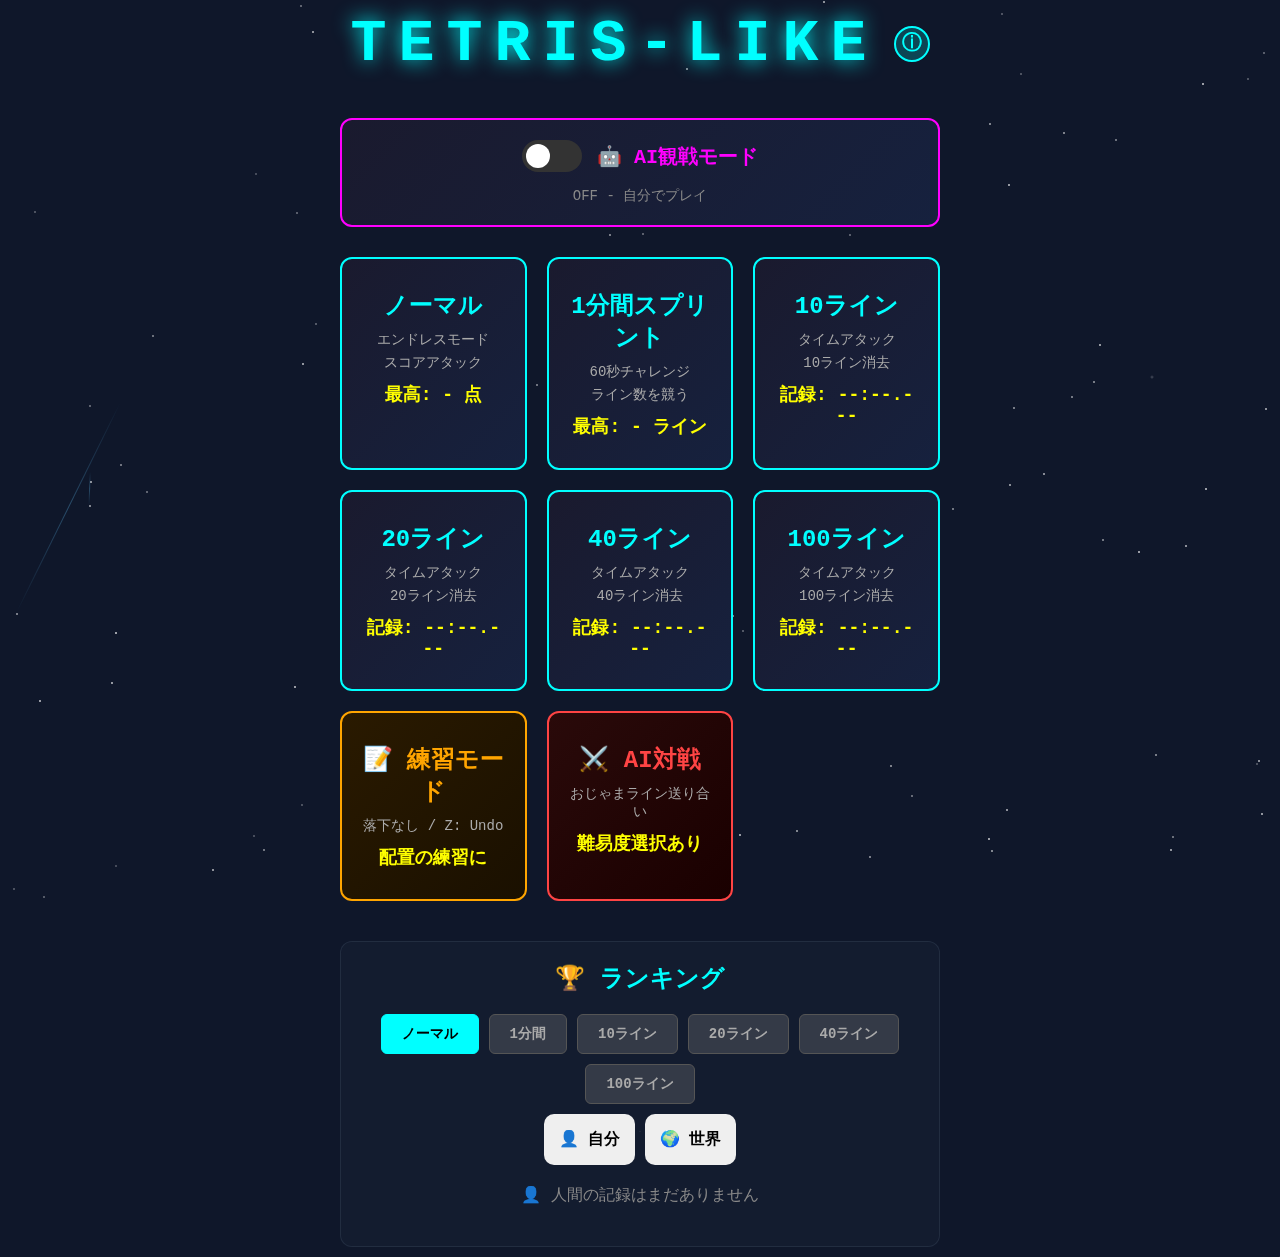
<file: index.html>
<!DOCTYPE html>
<html lang="ja">
<head>
    <meta charset="UTF-8">
    <meta name="viewport" content="width=device-width, initial-scale=1.0, maximum-scale=1.0, user-scalable=no">
    <meta name="theme-color" content="#000000">
    <meta name="description" content="AIと対戦できるテトリス風ゲーム、無料で遊べるクラシックなブラウザ版テトリス。スマホ・PC対応、AI観戦モード搭載。インストール不要ですぐ遊べる、ホーム画面に追加可能なPWA対応">
    <meta name="robots" content="index, follow">
    <!-- OGP -->
    <meta property="og:type" content="website">
    <meta property="og:title" content="TETRIS-LIKE | AIと対戦できるブラウザ版テトリス風ゲーム">
    <meta property="og:description" content="スマホ・PC対応、AI観戦モード搭載。インストール不要ですぐ遊べる落ちものパズル">
    <meta property="og:image" content="https://tetris-like.pages.dev/ogp.png">
    <meta property="og:url" content="https://tetris-like.pages.dev/">
    <meta property="og:site_name" content="TETRIS-LIKE">
    <meta property="og:locale" content="ja_JP">
    
    <!-- Twitter Card -->
    <meta name="twitter:card" content="summary_large_image">
    <meta name="twitter:title" content="TETRIS-LIKE | AIと対戦できるブラウザ版テトリス風ゲーム">
    <meta name="twitter:description" content="スマホ・PC対応、AI観戦モード搭載。インストール不要ですぐ遊べる">
    <meta name="twitter:image" content="https://tetris-like.pages.dev/ogp.png">
    <link rel="icon" href="/icon-192.png">
    <link rel="manifest" href="manifest.json">
    <link rel="apple-touch-icon" href="icon-192.png">
    <!-- Cloudflare Web Analytics --><script defer src='https://static.cloudflareinsights.com/beacon.min.js' data-cf-beacon='{"token": "0b45464586344910a274a959d7a31fde"}'></script><!-- End Cloudflare Web Analytics -->
    <title>TETRIS-LIKE | AIと対戦できるブラウザ版テトリス風ゲーム</title>
    <link rel="stylesheet" href="style.css">
</head>
<body>
    <!-- 星座風背景 -->
    <div class="stars-background" id="starsBackground"></div>
    
    <section style="display:none;">
      <h2>ホーム画面に追加できるテトリス風ゲーム</h2>
      <p>
        このテトリス風ゲームはPWA対応のブラウザゲームです。
        スマートフォンでは「ホーム画面に追加」することで、
        アプリのようにワンタップで起動できます。
        インストール不要で、オフラインでも遊べる設計になっています。
      </p>
    </section>
    
    <!-- ホーム画面 -->
    <div id="homeScreen" class="home-screen">
        <div class="home-title-container">
            <h1 class="home-title">TETRIS-LIKE</h1>
            <button class="info-button" onclick="toggleInfoModal()">ⓘ</button>
        </div>

        
        <!-- AI観戦モードトグル -->
        <div class="ai-toggle-container">
            <label class="ai-toggle-label">
                <input type="checkbox" id="aiModeToggle" onchange="toggleAIMode()">
                <span class="ai-toggle-slider"></span>
            </label>
            <span class="ai-toggle-text">🤖 AI観戦モード</span>
            <span class="ai-toggle-desc" id="aiModeDesc">OFF - 自分でプレイ</span>
        </div>
        
        <div class="mode-selection">
            <div class="mode-button" onclick="startGame('normal')">
                <h2>ノーマル</h2>
                <p>エンドレスモード</p>
                <p>スコアアタック</p>
                <div class="best-time" id="normalBest">最高: - 点</div>
            </div>
            
            <div class="mode-button" onclick="startGame('sprint1m')">
                <h2>1分間スプリント</h2>
                <p>60秒チャレンジ</p>
                <p>ライン数を競う</p>
                <div class="best-time" id="sprint1mBest">最高: - ライン</div>
            </div>
            
            <div class="mode-button" onclick="startGame('time10')">
                <h2>10ライン</h2>
                <p>タイムアタック</p>
                <p>10ライン消去</p>
                <div class="best-time" id="time10Best">記録: --:--.---</div>
            </div>
            
            <div class="mode-button" onclick="startGame('time20')">
                <h2>20ライン</h2>
                <p>タイムアタック</p>
                <p>20ライン消去</p>
                <div class="best-time" id="time20Best">記録: --:--.---</div>
            </div>
            
            <div class="mode-button" onclick="startGame('time40')">
                <h2>40ライン</h2>
                <p>タイムアタック</p>
                <p>40ライン消去</p>
                <div class="best-time" id="time40Best">記録: --:--.---</div>
            </div>
            
            <div class="mode-button" onclick="startGame('time100')">
                <h2>100ライン</h2>
                <p>タイムアタック</p>
                <p>100ライン消去</p>
                <div class="best-time" id="time100Best">記録: --:--.---</div>
            </div>
            
            <div class="mode-button practice-mode" onclick="startGame('practice')">
                <h2>📝 練習モード</h2>
                <p>落下なし / Z: Undo</p>
                <div class="best-time">配置の練習に</div>
            </div>
            
            <div class="mode-button battle-mode" onclick="showBattleDialog()">
                <h2>⚔️ AI対戦</h2>
                <p>おじゃまライン送り合い</p>
                <div class="best-time">難易度選択あり</div>
            </div>
        </div>
        
        <!-- AI対戦難易度選択ダイアログ -->
        <div id="battleDialog" class="battle-dialog hidden">
            <div class="battle-dialog-content">
                <h3>⚔️ AI対戦 - 難易度選択</h3>
                <p>2ライン以上消すとおじゃまラインを送れる！</p>
                <div class="battle-dialog-buttons">
                    <button class="battle-btn easy" onclick="startBattle('easy')">🟢 Easy</button>
                    <button class="battle-btn normal" onclick="startBattle('normal')">🟡 Normal</button>
                    <button class="battle-btn hard" onclick="startBattle('hard')">🟠 Hard</button>
                    <button class="battle-btn expert" onclick="startBattle('expert')">🔴 Expert</button>
                    <button class="battle-btn master" onclick="startBattle('master')">💀 Master</button>
                    <button class="battle-btn inferno" onclick="startBattle('inferno')">🔥 Inferno</button>
                </div>
                <button class="battle-dialog-cancel" onclick="hideBattleDialog()">キャンセル</button>
            </div>
        </div>

        <div class="rankings">
            <h3>🏆 ランキング</h3>

            <!-- モードタブ -->
            <div class="ranking-tabs">
                <button class="ranking-tab active" onclick="showRanking('normal', event)">ノーマル</button>
                <button class="ranking-tab" onclick="showRanking('sprint1m', event)">1分間</button>
                <button class="ranking-tab" onclick="showRanking('time10', event)">10ライン</button>
                <button class="ranking-tab" onclick="showRanking('time20', event)">20ライン</button>
                <button class="ranking-tab" onclick="showRanking('time40', event)">40ライン</button>
                <button class="ranking-tab" onclick="showRanking('time100', event)">100ライン</button>
            </div>

            <!-- 自分 / 世界 スコープタブ -->
            <div class="ranking-scope-tabs">
                <button class="ranking-scope-tab active" data-scope="mine" onclick="switchRankingScope('mine', event)">👤 自分</button>
                <button class="ranking-scope-tab" data-scope="world" onclick="switchRankingScope('world', event)">🌍 世界</button>
            </div>

            <!-- 世界ランキング用フィルター（初期非表示）-->
            <div id="worldRankingFilters" style="display:none; flex-wrap:wrap; gap:6px; margin: 6px 0;">
                <div class="ranking-filter-group">
                    <button class="ranking-period-tab active" onclick="switchRankingPeriod('30d', event)">過去30日</button>
                    <button class="ranking-period-tab" onclick="switchRankingPeriod('all', event)">累計</button>
                </div>
            </div>

            <div class="ranking-list" id="rankingList"></div>
        </div>
    </div>

    <!-- Infoモーダル -->
    <div id="infoModal" class="info-modal hidden">
        <div class="info-modal-content">
            <button class="info-modal-close" onclick="toggleInfoModal()">✕</button>
            <h2 class="info-modal-title">📖 Information</h2>

            <div class="info-section">
                <h3>🎮 ゲームモード</h3>
                <ul>
                    <li><strong>ノーマル</strong>: エンドレスモード。ゲームオーバーまでスコアを稼ごう</li>
                    <li><strong>1分間スプリント</strong>: 60秒間でできるだけ多くのラインを消そう</li>
                    <li><strong>タイムアタック</strong>: 目標ライン数をどれだけ早く消せるか競おう（10/20/40/100ライン）</li>
                </ul>
            </div>

            <div class="info-section">
                <h3>📝 練習モード</h3>
                <p>
                    ミノが自動で落下しない練習専用モード。<br>
                    じっくり考えて配置の練習ができます。<br>
                    <strong>Z キー</strong>または<strong>取り消しボタン</strong>で直前の操作を戻せます。
                </p>
            </div>

            <div class="info-section">
                <h3>⚔️ AI対戦モード</h3>
                <p>
                    AIと1対1で対戦！<br>
                    2ライン以上同時に消すと、相手におじゃまラインを送れます。<br>
                    難易度は6段階（Easy / Normal / Hard / Expert / Master / Inferno）。<br>
                    スマホでは相手の状況が影で表示されます。
                </p>
                <p style="margin-top: 8px; color: #888; font-size: 13px;">
                    ※ AI観戦モードをONにすると、AI同士の対戦を観戦できます
                </p>
            </div>

            <div class="info-section">
                <h3>🕹️ 操作方法</h3>
                <div class="info-controls-grid">
                    <div class="info-controls-col">
                        <h4>💻 PC（キーボード）</h4>
                        <ul>
                            <li>← → : 左右移動</li>
                            <li>↑ : 回転</li>
                            <li>↓ : 高速落下</li>
                            <li>Space : 一気に落下</li>
                            <li>C : ホールド</li>
                            <li>P : 一時停止</li>
                            <li>Z : 取り消し（練習モード）</li>
                        </ul>
                    </div>
                    <div class="info-controls-col">
                        <h4>📱 スマホ（スワイプ）</h4>
                        <ul>
                            <li>タップ : 回転</li>
                            <li>左右スワイプ : 移動</li>
                            <li>上スワイプ : 一気に落下</li>
                            <li>下スワイプ : 高速落下</li>
                        </ul>
                        <h4 style="margin-top: 10px;">📱 スマホ（ボタン）</h4>
                        <ul>
                            <li>HOLDボタン : ホールド</li>
                        </ul>
                    </div>
                </div>
                <p style="margin-top: 10px; color: #888; font-size: 13px;">
                    ※ スマホではボタン操作モードも選択できます
                </p>
            </div>

            <div class="info-section">
                <h3>🤖 AI観戦モード</h3>
                <p>
                    AIが自動でテトリスをプレイします。<br>
                    どんな戦略で積み上げるか観察してみよう！<br>
                    AI専用のランキングも記録されます。
                </p>
            </div>

            <div class="info-section">
                <h3>📱 PWA（ホーム画面に追加）</h3>
                <p>
                    このゲームはPWA対応です。<br>
                    スマホのブラウザメニューから「ホーム画面に追加」すると、<br>
                    アプリのようにワンタップで起動できます。<br>
                    インストール不要で、オフラインでも遊べます。
                </p>
            </div>

            <hr class="info-divider">

            <div class="info-contact">
                <p>お問い合わせ・フィードバック</p>
                <p style="margin-top: 5px; color: #666;">@NaK0528</p>
            </div>
        </div>
    </div>

    <!-- ゲーム画面 -->
    <div class="game-container hidden" id="gameScreen">
        <h1>TETRIS-LIKE</h1>
        
        <div class="mode-info" id="modeInfo"></div>
        <div class="time-display" id="timeDisplay"></div>
        <div class="action-display" id="actionDisplay"></div>

        <div class="game-area">
            <canvas id="gameCanvas"></canvas>

            <div class="side-panel">
                <div class="panel-section">
                    <h3>NEXT</h3>
                    <canvas id="nextCanvas" width="120" height="120"></canvas>
                </div>

                <div class="panel-section">
                    <h3>HOLD</h3>
                    <canvas id="holdCanvas" width="120" height="100"></canvas>
                </div>

                <div class="panel-section score-display">
                    <div class="score-label">スコア</div>
                    <div class="score-value" id="scoreDisplay">0</div>
                </div>

                <div class="panel-section score-display">
                    <div class="score-label">レベル</div>
                    <div class="score-value level-value" id="levelDisplay">1</div>
                </div>

                <div class="panel-section score-display">
                    <div class="score-label">ライン</div>
                    <div class="score-value level-value" id="linesDisplay">0</div>
                </div>

                <div class="panel-section" id="controlTogglePanel">
                    <h3>操作方法</h3>
                    <div class="toggle-container">
                        <label class="toggle-label">
                            <input type="checkbox" id="controlToggle" onchange="toggleControlMode()">
                            <span class="toggle-slider"></span>
                        </label>
                        <span class="toggle-text">ボタン</span>
                    </div>
                    <div class="swipe-instructions" id="swipeInstructions">
                        <div class="swipe-title">スワイプ操作</div>
                        <div>タップ: 回転</div>
                        <div>← →: 移動</div>
                        <div>↑: 一気に落下</div>
                        <div>↓: 高速落下</div>
                    </div>
                </div>

                <div class="button-group">
                    <button class="undo-button hidden" id="undoButton">↩️ 取り消し (Z)</button>
                    <button class="pause-button" id="pauseButton">⏸ 一時停止</button>
                    <button class="reset-button" id="restartButton" style="display:none;">🔄 リスタート</button>
                    <button class="reset-button" id="resetButton">🏠 ホーム</button>
                </div>
                
                <!-- AI対戦用: モバイルAIゲージ -->
                <div class="ai-gauge-panel hidden" id="aiGaugePanel">
                    <div class="ai-gauge-header">🤖 AI</div>
                    <div class="ai-gauge-container">
                        <div class="ai-gauge-bar" id="aiGaugeBar"></div>
                    </div>
                    <div class="ai-gauge-lines">L:<span id="aiGaugeLines">0</span></div>
                </div>
            </div>
            
            <!-- AI対戦用: AI盤面パネル -->
            <div class="ai-game-panel hidden" id="aiGamePanel">
                <div class="ai-panel-header">🤖 AI</div>
                <canvas id="aiCanvas"></canvas>
                <canvas id="aiNextCanvas" width="80" height="80"></canvas>
                <div class="ai-panel-stats">
                    <div>Score: <span id="aiScoreDisplay">0</span></div>
                    <div>Lv: <span id="aiLevelDisplay">1</span></div>
                    <div>Lines: <span id="aiLinesDisplay">0</span></div>
                </div>
            </div>
        </div>

        <!-- ボタン操作パネル -->
        <div id="buttonControls" class="button-controls hidden">
            <div class="dpad-container">
                <!-- 十字キー -->
                <div class="dpad">
                    <div class="dpad-row">
                        <button class="dpad-btn hold-btn" id="holdBtn">📦<br><span style="font-size:10px;">HOLD</span></button>
                        <button class="dpad-btn" id="upBtn">🔄<br><span style="font-size:10px;">回転</span></button>
                        <div class="dpad-empty"></div>
                    </div>
                    <div class="dpad-row">
                        <button class="dpad-btn" id="leftBtn">◀</button>
                        <button class="dpad-center-btn" id="centerBtn">⬇️</button>
                        <button class="dpad-btn" id="rightBtn">▶</button>
                    </div>
                    <div class="dpad-row">
                        <div class="dpad-empty"></div>
                        <button class="dpad-btn" id="downBtn2">⬇️<br><span style="font-size:10px;">落下</span></button>
                        <div class="dpad-empty"></div>
                    </div>
                </div>
            </div>
        </div>
    </div>

    <div id="gameOverOverlay" class="overlay hidden">
        <div class="overlay-content game-over-overlay">
            <div class="overlay-title game-over-title">GAME OVER</div>
            <div class="overlay-score">最終スコア: <span id="finalScore">0</span></div>

            <!-- 世界ランキング登録エリア -->
            <div id="worldRankingRegisterArea" class="world-ranking-register hidden">
                <input type="text" id="worldRankingName" class="ranking-name-input"
                    placeholder="名前を入力" maxlength="16" autocomplete="off">
                <button id="worldRankingRegisterBtn" class="overlay-button ranking-register-btn"
                    onclick="submitWorldRanking()">🌍 世界ランキングに登録</button>
            </div>

            <button class="overlay-button" id="homeButton">🏠 ホームに戻る</button>
        </div>
    </div>

    <div id="pauseOverlay" class="overlay hidden">
        <div class="overlay-content pause-overlay">
            <div class="overlay-title pause-title">一時停止</div>
            <div class="overlay-score">タップまたはクリックで再開</div>
            <button class="overlay-button" onclick="game.togglePause()">▶ 再開</button>
        </div>
    </div>

    <div id="battleResultOverlay" class="overlay hidden">
        <div class="overlay-content">
            <div class="overlay-title" id="battleResultTitle">RESULT</div>
            <button class="overlay-button" onclick="restartBattle()">🔄 もう一度</button>
            <button class="overlay-button" onclick="goHomeFromBattle()">🏠 ホーム</button>
        </div>
    </div>

    <div id="battlePauseOverlay" class="overlay hidden">
        <div class="overlay-content">
            <div class="overlay-title">一時停止</div>
            <button class="overlay-button" onclick="battleManager && battleManager.togglePause()">▶ 再開</button>
        </div>
    </div>

    <script src="script.js"></script>
</body>
</html>
</file>
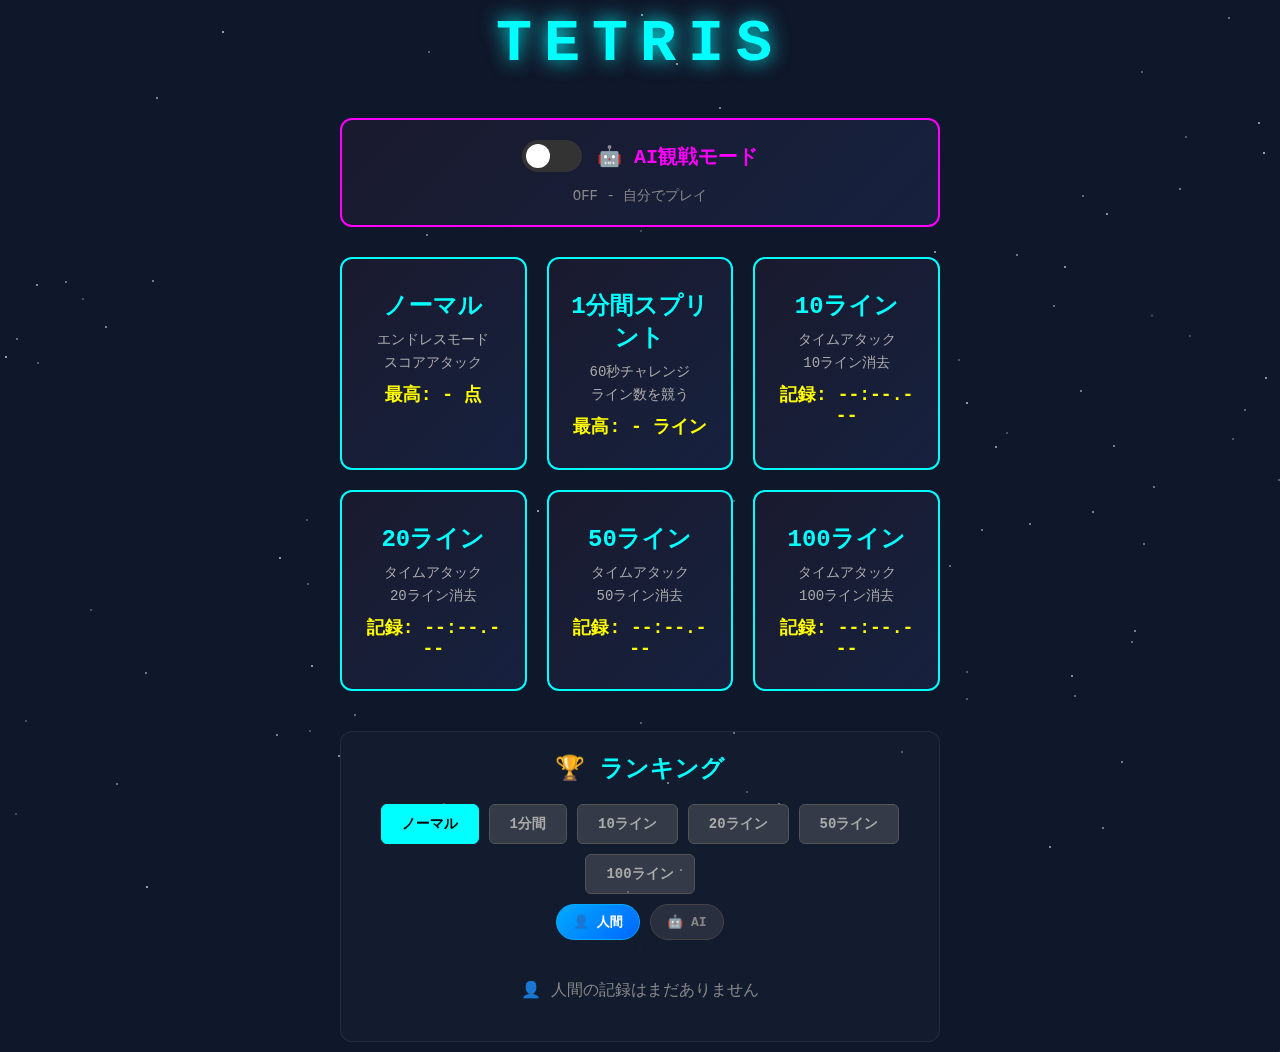
<file: aiyowai.html>
<!DOCTYPE html>
<html lang="ja">
<head>
    <meta charset="UTF-8">
    <meta name="viewport" content="width=device-width, initial-scale=1.0, maximum-scale=1.0, user-scalable=no">
    <meta name="theme-color" content="#000000">
    <meta name="description" content="クラシックなテトリスゲーム(AI搭載)">
    <link rel="manifest" href="manifest.json">
    <link rel="apple-touch-icon" href="icon-192.png">
    <title>TETRIS</title>
    <style>
        * {
            margin: 0;
            padding: 0;
            box-sizing: border-box;
        }

        /* iOS ダブルタップズーム防止 */
        html {
            touch-action: manipulation;
            -webkit-text-size-adjust: 100%;
        }

        body {
            background-color: #0f172a;
            background-image: 
                radial-gradient(2px 2px at 20% 30%, rgba(255, 255, 255, 0.3), transparent),
                radial-gradient(2px 2px at 60% 70%, rgba(255, 255, 255, 0.2), transparent),
                radial-gradient(1px 1px at 50% 50%, rgba(255, 255, 255, 0.3), transparent),
                radial-gradient(1px 1px at 80% 10%, rgba(255, 255, 255, 0.2), transparent),
                radial-gradient(2px 2px at 90% 60%, rgba(255, 255, 255, 0.15), transparent),
                radial-gradient(1px 1px at 33% 85%, rgba(255, 255, 255, 0.2), transparent),
                radial-gradient(1px 1px at 75% 40%, rgba(255, 255, 255, 0.3), transparent),
                radial-gradient(1px 1px at 15% 65%, rgba(255, 255, 255, 0.2), transparent),
                radial-gradient(2px 2px at 45% 15%, rgba(255, 255, 255, 0.25), transparent),
                radial-gradient(1px 1px at 95% 85%, rgba(255, 255, 255, 0.2), transparent),
                radial-gradient(1px 1px at 25% 45%, rgba(255, 255, 255, 0.15), transparent),
                radial-gradient(2px 2px at 70% 90%, rgba(255, 255, 255, 0.25), transparent);
            background-size: 200% 200%;
            background-position: 0% 0%;
            color: #fff;
            font-family: 'Courier New', monospace;
            display: flex;
            justify-content: center;
            align-items: flex-start;
            min-height: 100vh;
            padding: 10px;
            overflow-y: auto;
            position: relative;
        }

        /* 星座風背景 */
        .stars-background {
            position: fixed;
            top: 0;
            left: 0;
            width: 100%;
            height: 100%;
            z-index: -1;
            overflow: hidden;
        }

        .star {
            position: absolute;
            width: 2px;
            height: 2px;
            background: white;
            border-radius: 50%;
            opacity: 0.6;
            animation: twinkle 3s infinite;
        }

        @keyframes twinkle {
            0%, 100% { opacity: 0.3; }
            50% { opacity: 0.8; }
        }

        .constellation-line {
            position: absolute;
            height: 1px;
            background: linear-gradient(90deg, 
                rgba(100, 200, 255, 0) 0%, 
                rgba(100, 200, 255, 0.3) 50%, 
                rgba(100, 200, 255, 0) 100%);
            transform-origin: left center;
        }

        .shooting-star {
            position: absolute;
            width: 2px;
            height: 2px;
            background: white;
            border-radius: 50%;
            box-shadow: 0 0 10px 2px rgba(255, 255, 255, 0.5);
            animation: shoot 3s linear infinite;
            opacity: 0;
        }

        @keyframes shoot {
            0% {
                opacity: 0;
                transform: translateX(0) translateY(0);
            }
            10% {
                opacity: 1;
            }
            90% {
                opacity: 0.5;
            }
            100% {
                opacity: 0;
                transform: translateX(300px) translateY(300px);
            }
        }

        .game-container {
            display: flex;
            flex-direction: column;
            align-items: center;
            gap: 20px;
        }

        h1 {
            font-size: 40px;
            color: #00ffff;
            text-align: center;
            letter-spacing: 8px;
        }

        .action-display {
            min-height: 40px;
            display: flex;
            align-items: center;
            justify-content: center;
        }

        .action-text {
            font-size: 20px;
            font-weight: bold;
            color: #ffff00;
            background-color: rgba(128, 0, 128, 0.8);
            padding: 10px 20px;
            border-radius: 8px;
            animation: scaleIn 0.3s ease-out;
        }

        @keyframes scaleIn {
            from {
                transform: scale(0.8);
                opacity: 0;
            }
            to {
                transform: scale(1);
                opacity: 1;
            }
        }

        .game-area {
            display: flex;
            gap: 20px;
            align-items: flex-start;
        }

        #gameCanvas {
            border: 3px solid #475569;
            background-color: #1e293b;
            touch-action: none;
            user-select: none;
            -webkit-user-select: none;
        }

        .side-panel {
            display: flex;
            flex-direction: column;
            gap: 15px;
            width: 200px;
        }

        .panel-section {
            background-color: rgba(30, 41, 59, 0.4);
            padding: 15px;
            border-radius: 8px;
            border: 1px solid rgba(71, 85, 105, 0.3);
        }

        .panel-section h3 {
            font-size: 14px;
            color: #fff;
            margin-bottom: 10px;
            text-align: center;
        }

        #nextCanvas {
            display: block;
            margin: 0 auto;
            background-color: rgba(128, 128, 128, 0.2);
            border-radius: 8px;
        }

        .score-display {
            text-align: center;
        }

        .score-label {
            font-size: 14px;
            color: #fff;
            margin-bottom: 5px;
        }

        .score-value {
            font-size: 24px;
            font-weight: bold;
            color: #00ffff;
        }

        .level-value {
            color: #ffff00;
        }

        .controls-info {
            font-size: 10px;
            line-height: 1.6;
            color: #ccc;
        }

        .controls-info h4 {
            font-size: 12px;
            font-weight: bold;
            color: #fff;
            margin-bottom: 8px;
            text-align: center;
        }

        .button-group {
            display: flex;
            flex-direction: column;
            gap: 12px;
        }

        .button-group button {
            flex: 1;
        }

        /* 操作切り替えトグル */
        #controlTogglePanel {
            padding: 10px;
        }

        #controlTogglePanel h3 {
            font-size: 12px;
            margin-bottom: 8px;
        }

        .toggle-container {
            display: flex;
            align-items: center;
            justify-content: center;
            gap: 10px;
        }

        .toggle-label {
            position: relative;
            display: inline-block;
            width: 50px;
            height: 24px;
        }

        .toggle-label input {
            opacity: 0;
            width: 0;
            height: 0;
        }

        .toggle-slider {
            position: absolute;
            cursor: pointer;
            top: 0;
            left: 0;
            right: 0;
            bottom: 0;
            background-color: #555;
            transition: 0.3s;
            border-radius: 24px;
        }

        .toggle-slider:before {
            position: absolute;
            content: "";
            height: 18px;
            width: 18px;
            left: 3px;
            bottom: 3px;
            background-color: white;
            transition: 0.3s;
            border-radius: 50%;
        }

        input:checked + .toggle-slider {
            background-color: #00ffff;
        }

        input:checked + .toggle-slider:before {
            transform: translateX(26px);
        }

        .toggle-text {
            font-size: 12px;
            color: #aaa;
        }

        /* スワイプ操作説明 */
        .swipe-instructions {
            margin-top: 10px;
            padding: 8px;
            background: rgba(15, 23, 42, 0.3);
            border-radius: 6px;
            font-size: 10px;
            color: #888;
            line-height: 1.6;
        }

        .swipe-instructions.hidden {
            display: none;
        }

        .swipe-title {
            color: #aaa;
            font-weight: bold;
            margin-bottom: 4px;
            font-size: 11px;
        }

        /* ボタン操作パネル */
        .button-controls {
            position: fixed;
            bottom: 20px;
            right: 30px;
            display: flex;
            justify-content: flex-end;
            z-index: 100;
            pointer-events: none;
        }

        .dpad-container {
            pointer-events: auto;
        }

        /* 十字キー */
        .dpad {
            display: flex;
            flex-direction: column;
            gap: 0;
        }

        .dpad-row {
            display: flex;
            gap: 0;
        }

        .dpad-btn {
            width: 50px;
            height: 50px;
            background: rgba(58, 58, 58, 0.35);
            border: 2px solid rgba(120, 120, 120, 0.8);
            color: rgba(255, 255, 255, 0.95);
            font-size: 20px;
            cursor: pointer;
            transition: all 0.1s;
            user-select: none;
            -webkit-user-select: none;
            display: flex;
            align-items: center;
            justify-content: center;
            /* iOS連打対策 */
            touch-action: manipulation;
            -webkit-tap-highlight-color: transparent;
        }

        .dpad-btn:active {
            background: rgba(80, 80, 80, 0.6);
            transform: scale(0.95);
        }

        .dpad-empty {
            width: 50px;
            height: 50px;
        }

        .dpad-center {
            width: 50px;
            height: 50px;
            background: rgba(26, 26, 26, 0.35);
            border: 2px solid rgba(120, 120, 120, 0.8);
            border-radius: 50%;
        }

        .dpad-center-btn {
            width: 50px;
            height: 50px;
            background: rgba(26, 26, 26, 0.35);
            border: 2px solid rgba(120, 120, 120, 0.8);
            border-radius: 50%;
            color: rgba(255, 255, 255, 0.95);
            font-size: 20px;
            cursor: pointer;
            transition: all 0.1s;
            user-select: none;
            -webkit-user-select: none;
            display: flex;
            align-items: center;
            justify-content: center;
            /* iOS連打対策 */
            touch-action: manipulation;
            -webkit-tap-highlight-color: transparent;
        }

        .dpad-center-btn:active {
            background: rgba(80, 80, 80, 0.6);
            transform: scale(0.95);
        }

        /* ネオン効果 */
        .neon-glow {
            box-shadow: 
                0 0 5px currentColor,
                0 0 10px currentColor,
                0 0 20px currentColor,
                inset 0 0 5px rgba(255, 255, 255, 0.2);
        }

        /* ライン消去エフェクト */
        @keyframes lineFlash {
            0%, 100% { opacity: 1; }
            50% { opacity: 0.3; }
        }

        @keyframes lineClear {
            0% { 
                transform: scaleX(1);
                opacity: 1;
            }
            50% {
                transform: scaleX(1.1);
                opacity: 0.5;
            }
            100% { 
                transform: scaleX(0);
                opacity: 0;
            }
        }

        button {
            font-family: 'Courier New', monospace;
            font-size: 16px;
            font-weight: bold;
            padding: 15px;
            border: none;
            border-radius: 10px;
            cursor: pointer;
            transition: transform 0.1s, opacity 0.1s;
            /* iOS連打対策 */
            touch-action: manipulation;
            -webkit-tap-highlight-color: transparent;
            user-select: none;
            -webkit-user-select: none;
        }

        button:hover {
            transform: scale(1.05);
        }

        button:active {
            transform: scale(0.95);
        }

        .pause-button {
            background-color: #ffff00;
            color: #000;
        }

        .reset-button {
            background-color: #00ffff;
            color: #000;
        }

        .overlay {
            position: fixed;
            top: 0;
            left: 0;
            width: 100%;
            height: 100%;
            background-color: rgba(15, 23, 42, 0.75);
            display: flex;
            justify-content: center;
            align-items: center;
            z-index: 1000;
            cursor: pointer;
        }

        .overlay-content {
            background-color: #1e293b;
            padding: 40px;
            border-radius: 12px;
            text-align: center;
            border: 3px solid;
        }

        .game-over-overlay {
            border-color: #ff0000;
        }

        .pause-overlay {
            border-color: #ffff00;
        }

        .overlay-title {
            font-size: 36px;
            font-weight: bold;
            margin-bottom: 20px;
        }

        .game-over-title {
            color: #ff0000;
        }

        .pause-title {
            color: #ffff00;
        }

        .overlay-score {
            font-size: 20px;
            color: #fff;
            margin-bottom: 20px;
        }

        .overlay-button {
            background-color: #00ffff;
            color: #000;
            font-size: 18px;
            padding: 15px 30px;
        }

        .hidden {
            display: none;
        }

        /* ホーム画面 */
        .home-screen {
            max-width: 600px;
            width: 100%;
            text-align: center;
        }

        .home-title {
            font-size: 60px;
            color: #00ffff;
            letter-spacing: 12px;
            margin-bottom: 40px;
            text-shadow: 0 0 20px #00ffff;
        }

        .mode-selection {
            display: grid;
            grid-template-columns: repeat(3, 1fr);
            gap: 20px;
            margin-bottom: 40px;
        }

        .mode-button {
            background: linear-gradient(135deg, #1a1a2e, #16213e);
            border: 2px solid #00ffff;
            padding: 30px 20px;
            border-radius: 12px;
            cursor: pointer;
            transition: all 0.3s;
        }

        .mode-button:hover {
            transform: translateY(-5px);
            border-color: #ffff00;
            box-shadow: 0 5px 20px rgba(0, 255, 255, 0.3);
        }

        .mode-button h2 {
            color: #00ffff;
            font-size: 24px;
            margin-bottom: 10px;
        }

        .mode-button p {
            color: #aaa;
            font-size: 14px;
            margin: 5px 0;
        }

        .mode-button .best-time {
            color: #ffff00;
            font-size: 18px;
            margin-top: 10px;
            font-weight: bold;
        }

        /* AI観戦モードトグル */
        .ai-toggle-container {
            display: flex;
            align-items: center;
            justify-content: center;
            gap: 15px;
            margin-bottom: 30px;
            padding: 20px;
            background: linear-gradient(135deg, #1a1a2e, #16213e);
            border: 2px solid #ff00ff;
            border-radius: 12px;
            flex-wrap: wrap;
        }

        .ai-toggle-label {
            position: relative;
            width: 60px;
            height: 32px;
            cursor: pointer;
        }

        .ai-toggle-label input {
            opacity: 0;
            width: 0;
            height: 0;
        }

        .ai-toggle-slider {
            position: absolute;
            top: 0;
            left: 0;
            right: 0;
            bottom: 0;
            background-color: #333;
            border-radius: 32px;
            transition: 0.3s;
        }

        .ai-toggle-slider:before {
            position: absolute;
            content: "";
            height: 24px;
            width: 24px;
            left: 4px;
            bottom: 4px;
            background-color: white;
            border-radius: 50%;
            transition: 0.3s;
        }

        .ai-toggle-label input:checked + .ai-toggle-slider {
            background: linear-gradient(135deg, #ff00ff, #8800ff);
            box-shadow: 0 0 15px rgba(255, 0, 255, 0.5);
        }

        .ai-toggle-label input:checked + .ai-toggle-slider:before {
            transform: translateX(28px);
        }

        .ai-toggle-text {
            color: #ff00ff;
            font-size: 20px;
            font-weight: bold;
        }

        .ai-toggle-desc {
            color: #888;
            font-size: 14px;
            width: 100%;
            text-align: center;
        }

        .ai-toggle-desc.active {
            color: #ff00ff;
        }

        .rankings {
            background: rgba(30, 41, 59, 0.3);
            padding: 20px;
            border-radius: 12px;
            margin-top: 20px;
            border: 1px solid rgba(71, 85, 105, 0.3);
        }

        .rankings h3 {
            color: #00ffff;
            font-size: 24px;
            margin-bottom: 20px;
        }

        .ranking-tabs {
            display: flex;
            gap: 10px;
            margin-bottom: 10px;
            justify-content: center;
            flex-wrap: wrap;
        }

        .ranking-tab {
            background: rgba(128, 128, 128, 0.3);
            color: #aaa;
            border: 1px solid #555;
            padding: 10px 20px;
            border-radius: 6px;
            cursor: pointer;
            font-size: 14px;
            transition: all 0.3s;
        }

        .ranking-tab.active {
            background: #00ffff;
            color: #000;
            border-color: #00ffff;
        }

        .ranking-subtabs {
            display: flex;
            gap: 10px;
            margin-bottom: 20px;
            justify-content: center;
        }

        .ranking-subtab {
            background: rgba(128, 128, 128, 0.2);
            color: #888;
            border: 1px solid #444;
            padding: 8px 16px;
            border-radius: 20px;
            cursor: pointer;
            font-size: 13px;
            transition: all 0.3s;
        }

        .ranking-subtab.active {
            background: linear-gradient(135deg, #ff00ff, #8800ff);
            color: #fff;
            border-color: #ff00ff;
        }

        .ranking-subtab:first-child.active {
            background: linear-gradient(135deg, #00aaff, #0066ff);
            border-color: #00aaff;
        }

        .ranking-list {
            text-align: left;
        }

        .ranking-item {
            display: flex;
            justify-content: space-between;
            padding: 12px;
            margin: 8px 0;
            background: rgba(30, 41, 59, 0.5);
            border-radius: 6px;
            border-left: 3px solid #00ffff;
        }

        .ranking-item .rank {
            color: #ffff00;
            font-weight: bold;
            min-width: 40px;
        }

        .ranking-item .time {
            color: #00ffff;
            font-weight: bold;
        }

        .ranking-item .date {
            color: #888;
            font-size: 12px;
        }

        /* タイム表示 */
        .time-display {
            font-size: 18px;
            color: #ffff00;
            font-weight: bold;
            text-align: center;
            margin-bottom: 10px;
        }

        .mode-info {
            font-size: 14px;
            color: #00ffff;
            text-align: center;
            margin-bottom: 10px;
        }

        @media (max-width: 768px) {
            .home-title {
                font-size: 40px;
                letter-spacing: 8px;
                margin-bottom: 30px;
            }

            .mode-selection {
                grid-template-columns: repeat(2, 1fr);
                gap: 15px;
            }

            .mode-button {
                padding: 20px 15px;
            }

            .mode-button h2 {
                font-size: 20px;
            }

            .ranking-tabs {
                flex-wrap: wrap;
                gap: 5px;
            }

            .ranking-tab {
                padding: 8px 12px;
                font-size: 12px;
            }
        }

        @media (max-width: 768px) {
            body {
                padding: 5px;
                align-items: flex-start;
            }

            .game-container {
                gap: 10px;
                width: 100%;
                max-height: 100vh;
                padding-bottom: 180px; /* ボタン操作スペース確保 */
            }

            h1 {
                font-size: 24px;
                letter-spacing: 4px;
                margin-top: 5px;
            }

            .action-display {
                min-height: 30px;
            }

            .action-text {
                font-size: 14px;
                padding: 6px 12px;
            }

            .game-area {
                flex-direction: row;
                align-items: flex-start;
                width: 100%;
                gap: 8px;
                justify-content: center;
            }

            #gameCanvas {
                flex-shrink: 0;
            }

            .side-panel {
                width: auto;
                min-width: 100px;
                gap: 8px;
                flex-shrink: 1;
            }

            .panel-section {
                padding: 8px;
            }

            .panel-section h3 {
                font-size: 10px;
                margin-bottom: 4px;
            }

            #nextCanvas {
                width: 80px;
                height: 80px;
            }

            .score-label {
                font-size: 10px;
                margin-bottom: 2px;
            }

            .score-value {
                font-size: 16px;
            }

            .button-group {
                gap: 6px;
            }

            button {
                font-size: 11px;
                padding: 8px 6px;
            }

            .overlay-content {
                padding: 20px;
                margin: 10px;
            }

            .overlay-title {
                font-size: 28px;
            }

            .overlay-score {
                font-size: 16px;
            }

            .overlay-button {
                font-size: 16px;
                padding: 12px 24px;
            }

            .dpad-btn {
                width: 70px;
                height: 70px;
                font-size: 20px;
            }

            .dpad-empty, .dpad-center, .dpad-center-btn {
                width: 70px;
                height: 70px;
            }

            .button-controls {
                right: 20px;
                bottom: 15px;
            }

            #controlTogglePanel {
                padding: 6px;
            }

            #controlTogglePanel h3 {
                font-size: 10px;
            }

            .toggle-text {
                font-size: 10px;
            }
        }

        @media (max-width: 480px) {
            h1 {
                font-size: 20px;
                letter-spacing: 2px;
            }

            .game-area {
                gap: 6px;
            }

            .side-panel {
                min-width: 90px;
                gap: 6px;
            }

            .panel-section {
                padding: 6px;
            }

            #nextCanvas {
                width: 70px;
                height: 70px;
            }

            .score-value {
                font-size: 14px;
            }

            button {
                font-size: 10px;
                padding: 6px 4px;
            }
        }

        @media (min-width: 769px) {
            .side-panel {
                width: 200px;
            }
        }
    </style>
</head>
<body>
    <!-- 星座風背景 -->
    <div class="stars-background" id="starsBackground"></div>

    <!-- ホーム画面 -->
    <div id="homeScreen" class="home-screen">
        <h1 class="home-title">TETRIS</h1>
        
        <!-- AI観戦モードトグル -->
        <div class="ai-toggle-container">
            <label class="ai-toggle-label">
                <input type="checkbox" id="aiModeToggle" onchange="toggleAIMode()">
                <span class="ai-toggle-slider"></span>
            </label>
            <span class="ai-toggle-text">🤖 AI観戦モード</span>
            <span class="ai-toggle-desc" id="aiModeDesc">OFF - 自分でプレイ</span>
        </div>
        
        <div class="mode-selection">
            <div class="mode-button" onclick="startGame('normal')">
                <h2>ノーマル</h2>
                <p>エンドレスモード</p>
                <p>スコアアタック</p>
                <div class="best-time" id="normalBest">最高: - 点</div>
            </div>
            
            <div class="mode-button" onclick="startGame('sprint1m')">
                <h2>1分間スプリント</h2>
                <p>60秒チャレンジ</p>
                <p>ライン数を競う</p>
                <div class="best-time" id="sprint1mBest">最高: - ライン</div>
            </div>
            
            <div class="mode-button" onclick="startGame('time10')">
                <h2>10ライン</h2>
                <p>タイムアタック</p>
                <p>10ライン消去</p>
                <div class="best-time" id="time10Best">記録: --:--.---</div>
            </div>
            
            <div class="mode-button" onclick="startGame('time20')">
                <h2>20ライン</h2>
                <p>タイムアタック</p>
                <p>20ライン消去</p>
                <div class="best-time" id="time20Best">記録: --:--.---</div>
            </div>
            
            <div class="mode-button" onclick="startGame('time50')">
                <h2>50ライン</h2>
                <p>タイムアタック</p>
                <p>50ライン消去</p>
                <div class="best-time" id="time50Best">記録: --:--.---</div>
            </div>
            
            <div class="mode-button" onclick="startGame('time100')">
                <h2>100ライン</h2>
                <p>タイムアタック</p>
                <p>100ライン消去</p>
                <div class="best-time" id="time100Best">記録: --:--.---</div>
            </div>
        </div>

        <div class="rankings">
            <h3>🏆 ランキング</h3>
            <div class="ranking-tabs">
                <button class="ranking-tab active" onclick="showRanking('normal', event)">ノーマル</button>
                <button class="ranking-tab" onclick="showRanking('sprint1m', event)">1分間</button>
                <button class="ranking-tab" onclick="showRanking('time10', event)">10ライン</button>
                <button class="ranking-tab" onclick="showRanking('time20', event)">20ライン</button>
                <button class="ranking-tab" onclick="showRanking('time50', event)">50ライン</button>
                <button class="ranking-tab" onclick="showRanking('time100', event)">100ライン</button>
            </div>
            <div class="ranking-subtabs">
                <button class="ranking-subtab active" onclick="toggleRankingType('human', event)">👤 人間</button>
                <button class="ranking-subtab" onclick="toggleRankingType('ai', event)">🤖 AI</button>
            </div>
            <div class="ranking-list" id="rankingList"></div>
        </div>
    </div>

    <!-- ゲーム画面 -->
    <div class="game-container hidden" id="gameScreen">
        <h1>TETRIS</h1>
        
        <div class="mode-info" id="modeInfo"></div>
        <div class="time-display" id="timeDisplay"></div>
        <div class="action-display" id="actionDisplay"></div>

        <div class="game-area">
            <canvas id="gameCanvas"></canvas>

            <div class="side-panel">
                <div class="panel-section">
                    <h3>NEXT</h3>
                    <canvas id="nextCanvas" width="120" height="120"></canvas>
                </div>

                <div class="panel-section score-display">
                    <div class="score-label">スコア</div>
                    <div class="score-value" id="scoreDisplay">0</div>
                </div>

                <div class="panel-section score-display">
                    <div class="score-label">レベル</div>
                    <div class="score-value level-value" id="levelDisplay">1</div>
                </div>

                <div class="panel-section score-display">
                    <div class="score-label">ライン</div>
                    <div class="score-value level-value" id="linesDisplay">0</div>
                </div>

                <div class="panel-section" id="controlTogglePanel">
                    <h3>操作方法</h3>
                    <div class="toggle-container">
                        <label class="toggle-label">
                            <input type="checkbox" id="controlToggle" onchange="toggleControlMode()">
                            <span class="toggle-slider"></span>
                        </label>
                        <span class="toggle-text">ボタン</span>
                    </div>
                    <div class="swipe-instructions" id="swipeInstructions">
                        <div class="swipe-title">スワイプ操作</div>
                        <div>タップ: 回転</div>
                        <div>← →: 移動</div>
                        <div>↑: 一気に落下</div>
                        <div>↓: 高速落下</div>
                    </div>
                </div>

                <div class="button-group">
                    <button class="pause-button" id="pauseButton">⏸ 一時停止</button>
                    <button class="reset-button" id="restartButton" style="display:none;">🔄 リスタート</button>
                    <button class="reset-button" id="resetButton">🏠 ホーム</button>
                </div>
            </div>
        </div>

        <!-- ボタン操作パネル -->
        <div id="buttonControls" class="button-controls hidden">
            <div class="dpad-container">
                <!-- 十字キー -->
                <div class="dpad">
                    <div class="dpad-row">
                        <div class="dpad-empty"></div>
                        <button class="dpad-btn" id="upBtn">🔄<br><span style="font-size:10px;">回転</span></button>
                        <div class="dpad-empty"></div>
                    </div>
                    <div class="dpad-row">
                        <button class="dpad-btn" id="leftBtn">◀</button>
                        <button class="dpad-center-btn" id="centerBtn">⬇️</button>
                        <button class="dpad-btn" id="rightBtn">▶</button>
                    </div>
                    <div class="dpad-row">
                        <div class="dpad-empty"></div>
                        <button class="dpad-btn" id="downBtn2">⬇️<br><span style="font-size:10px;">落下</span></button>
                        <div class="dpad-empty"></div>
                    </div>
                </div>
            </div>
        </div>
    </div>

    <div id="gameOverOverlay" class="overlay hidden">
        <div class="overlay-content game-over-overlay">
            <div class="overlay-title game-over-title">GAME OVER</div>
            <div class="overlay-score">最終スコア: <span id="finalScore">0</span></div>
            <button class="overlay-button" id="homeButton">🏠 ホームに戻る</button>
        </div>
    </div>

    <div id="pauseOverlay" class="overlay hidden">
        <div class="overlay-content pause-overlay">
            <div class="overlay-title pause-title">一時停止</div>
            <div class="overlay-score">タップまたはクリックで再開</div>
            <button class="overlay-button" onclick="game.togglePause()">▶ 再開</button>
        </div>
    </div>

    <script>
        // ===========================================
        // 定数定義
        // ===========================================
        const TETROMINO_TYPES = {
            I: { shape: [[1, 1, 1, 1]], color: '#00ffff' },
            O: { shape: [[1, 1], [1, 1]], color: '#ffff00' },
            T: { shape: [[0, 1, 0], [1, 1, 1]], color: '#800080' },
            S: { shape: [[0, 1, 1], [1, 1, 0]], color: '#00ff00' },
            Z: { shape: [[1, 1, 0], [0, 1, 1]], color: '#ff0000' },
            J: { shape: [[1, 0, 0], [1, 1, 1]], color: '#0000ff' },
            L: { shape: [[0, 0, 1], [1, 1, 1]], color: '#ff8800' }
        };

        const GAME_STATES = {
            PLAYING: 'PLAYING',
            LINE_CLEARING: 'LINE_CLEARING',
            GAME_OVER: 'GAME_OVER',
            PAUSED: 'PAUSED'
        };

        // ===========================================
        // ボード設定と座標系
        // ===========================================
        // 
        // 【座標系の説明】
        // - ピース座標(y): -2〜19 の範囲で動作
        //   - y < 0: バッファ領域（画面外・非表示）
        //   - y >= 0: 表示領域（画面内）
        //
        // - ボード配列インデックス(boardY): 0〜21
        //   - boardY = y + BUFFER_HEIGHT
        //   - boardY 0〜1: バッファ（非表示）
        //   - boardY 2〜21: 表示領域
        //
        // 【ゲームオーバー条件】
        // - ブロックアウト: 新ピースがスポーン時に既存ブロックと衝突
        // - ロックアウト: ピースがバッファ内（boardY < 2）に固定された
        //
        const BOARD_WIDTH = 10;
        const BOARD_HEIGHT = 20;        // 表示領域の高さ
        const BUFFER_HEIGHT = 2;        // 上バッファの高さ（本家テトリス仕様）
        const TOTAL_HEIGHT = BOARD_HEIGHT + BUFFER_HEIGHT;  // ボード配列の総高さ（22）
        const LINE_CLEAR_FRAMES = 12;
        const SPRINT_DURATION_MS = 60000;

        // ===========================================
        // Tetrominoクラス
        // ===========================================
        class Tetromino {
            constructor(type) {
                this.type = type;
                this.shape = JSON.parse(JSON.stringify(TETROMINO_TYPES[type].shape));
                this.color = TETROMINO_TYPES[type].color;
                // スポーン位置: y=-1（バッファ内）から開始
                // ピースの下部が画面上端(y=0)付近に現れる
                this.position = { x: 3, y: -1 };
            }

            rotate() {
                const rows = this.shape.length;
                const cols = this.shape[0].length;
                const newShape = [];

                for (let j = 0; j < cols; j++) {
                    const newRow = [];
                    for (let i = rows - 1; i >= 0; i--) {
                        newRow.push(this.shape[i][j]);
                    }
                    newShape.push(newRow);
                }

                const rotated = new Tetromino(this.type);
                rotated.shape = newShape;
                rotated.position = { ...this.position };
                return rotated;
            }

            clone() {
                const cloned = new Tetromino(this.type);
                cloned.shape = JSON.parse(JSON.stringify(this.shape));
                cloned.position = { ...this.position };
                return cloned;
            }
        }

        // ===========================================
        // TetrisGameクラス
        // ===========================================
        class TetrisGame {
            constructor(mode = 'normal', aiEnabled = false) {
                this.mode = mode;
                this.isAIMode = aiEnabled;  // AIモードフラグ
                this.blockSize = this.calculateBlockSize();
                
                // キャンバス初期化
                this.canvas = document.getElementById('gameCanvas');
                this.ctx = this.canvas.getContext('2d');
                this.canvas.width = BOARD_WIDTH * this.blockSize;
                this.canvas.height = BOARD_HEIGHT * this.blockSize;

                this.nextCanvas = document.getElementById('nextCanvas');
                this.nextCtx = this.nextCanvas.getContext('2d');

                // ゲーム状態初期化
                this.initializeGameState();
                
                // ゲーム開始
                this.init();
                this.updateModeInfo();
            }

            initializeGameState() {
                this.board = [];
                this.currentPiece = null;
                this.nextPieceType = null;
                this.pieceBag = [];
                
                this.score = 0;
                this.level = 1;
                this.linesCleared = 0;
                
                this.gameState = GAME_STATES.PLAYING;
                this.isGameOver = false;
                this.isPaused = false;
                
                this.lastMoveWasRotation = false;
                this.lastAction = '';
                
                // タイマー関連
                this.startTime = null;
                this.elapsedTime = 0;
                this.timerInterval = null;
                this.timerStarted = false;
                
                // ライン消去エフェクト
                this.lineClearData = null;
                this.flashingLines = [];
                this.flashCounter = 0;
                
                // ゲームループ
                this.lastUpdateTime = 0;
                this.dropTimer = 0;
                this.animationFrameId = null;
                
                // 目標ライン数
                this.targetLines = this.getTargetLines();
                
                // AI関連（isAIModeはコンストラクタで設定済み）
                this.ai = null;
                this.aiMoveQueue = [];
                this.aiMoveTimer = 0;
                this.aiMoveInterval = 50;  // AIの動作間隔（ms）
            }

            getTargetLines() {
                const targets = {
                    'time10': 10,
                    'time20': 20,
                    'time50': 50,
                    'time100': 100,
                    'sprint1m': Infinity
                };
                return targets[this.mode] || null;
            }

            calculateBlockSize() {
                const isMobile = window.innerWidth <= 768;
                if (isMobile) {
                    const availableWidth = window.innerWidth - 120;
                    const blockSize = Math.floor(availableWidth / BOARD_WIDTH);
                    return Math.min(Math.max(blockSize, 20), 30);
                }
                return 25;
            }

            updateModeInfo() {
                const modeInfo = document.getElementById('modeInfo');
                const restartButton = document.getElementById('restartButton');
                const controlPanel = document.getElementById('controlTogglePanel');
                
                const modeTexts = {
                    'normal': '📊 ノーマルモード',
                    'sprint1m': '⚡ 1分間スプリント',
                    'time10': '⏱️ 10ライン タイムアタック',
                    'time20': '⏱️ 20ライン タイムアタック',
                    'time50': '⏱️ 50ライン タイムアタック',
                    'time100': '⏱️ 100ライン タイムアタック'
                };
                
                let displayText = modeTexts[this.mode] || '';
                
                // AIモードの場合は接頭辞を追加
                if (this.isAIMode) {
                    displayText = '🤖 AI ' + displayText;
                }
                
                modeInfo.textContent = displayText;
                restartButton.style.display = (this.mode === 'normal') ? 'none' : 'block';
                
                // AIモードでは操作パネルを非表示
                if (controlPanel) {
                    controlPanel.style.display = this.isAIMode ? 'none' : 'block';
                }
            }

            // ===========================================
            // 初期化
            // ===========================================
            init() {
                // ボード配列: 22行（上2行バッファ + 表示20行）
                this.board = Array(TOTAL_HEIGHT).fill(null).map(() => 
                    Array(BOARD_WIDTH).fill(null)
                );

                this.fillPieceBag();
                this.nextPieceType = this.getNextPieceFromBag();
                this.spawnNewPiece();
                this.drawNext();
                
                // AIモードの場合はAIを初期化
                if (this.isAIMode) {
                    this.ai = new TetrisAI(this);
                    this.planAIMove();
                }
                
                this.lastUpdateTime = performance.now();
                this.startGameLoop();
            }

            fillPieceBag() {
                const types = Object.keys(TETROMINO_TYPES);
                this.pieceBag = [...types];
                // Fisher-Yatesシャッフル
                for (let i = this.pieceBag.length - 1; i > 0; i--) {
                    const j = Math.floor(Math.random() * (i + 1));
                    [this.pieceBag[i], this.pieceBag[j]] = [this.pieceBag[j], this.pieceBag[i]];
                }
            }

            getNextPieceFromBag() {
                if (this.pieceBag.length === 0) {
                    this.fillPieceBag();
                }
                return this.pieceBag.shift();
            }

            // ===========================================
            // タイマー管理
            // ===========================================
            startTimer() {
                if (this.timerInterval !== null) {
                    return;
                }
                
                this.startTime = Date.now();
                this.timerStarted = true;
                
                this.timerInterval = setInterval(() => {
                    if (!this.isPaused && !this.isGameOver) {
                        this.elapsedTime = Date.now() - this.startTime;
                        this.updateTimeDisplay();
                        
                        // 1分間スプリント: 時間切れチェック
                        if (this.mode === 'sprint1m' && this.elapsedTime >= SPRINT_DURATION_MS) {
                            this.endSprintMode();
                        }
                    }
                }, 10);
            }
            
            stopTimer() {
                if (this.timerInterval !== null) {
                    clearInterval(this.timerInterval);
                    this.timerInterval = null;
                }
            }

            updateTimeDisplay() {
                const timeDisplay = document.getElementById('timeDisplay');
                const totalSeconds = this.elapsedTime / 1000;
                const minutes = Math.floor(totalSeconds / 60);
                const seconds = Math.floor(totalSeconds % 60);
                const milliseconds = Math.floor((totalSeconds % 1) * 1000);
                
                if (this.mode === 'normal') {
                    timeDisplay.textContent = `⏱️ ${String(minutes).padStart(2, '0')}:${String(seconds).padStart(2, '0')}`;
                } else {
                    timeDisplay.textContent = `⏱️ ${String(minutes).padStart(2, '0')}:${String(seconds).padStart(2, '0')}.${String(milliseconds).padStart(3, '0')}`;
                }
            }

            // ===========================================
            // ゲームループ
            // ===========================================
            startGameLoop() {
                const gameLoop = (currentTime) => {
                    if (this.isGameOver) {
                        return;
                    }

                    const deltaTime = currentTime - this.lastUpdateTime;
                    this.lastUpdateTime = currentTime;

                    if (!this.isPaused) {
                        this.update(deltaTime);
                    }

                    this.draw();
                    this.animationFrameId = requestAnimationFrame(gameLoop);
                };

                this.animationFrameId = requestAnimationFrame(gameLoop);
            }

            update(deltaTime) {
                // ゲーム開始時にタイマースタート
                if (!this.timerStarted && this.currentPiece !== null) {
                    this.startTimer();
                }
                
                // ライン消去中の処理
                if (this.gameState === GAME_STATES.LINE_CLEARING) {
                    if (this.lineClearData !== null) {
                        this.lineClearData.frameCount++;
                        if (this.lineClearData.frameCount >= LINE_CLEAR_FRAMES) {
                            this.completeClearLines();
                        }
                    }
                    return;
                }
                
                // AIモードの処理
                if (this.isAIMode && this.gameState === GAME_STATES.PLAYING && this.currentPiece !== null) {
                    this.updateAI(deltaTime);
                    return;  // AIモードでは通常の落下処理をスキップ
                }
                
                // 通常プレイ中の落下処理
                if (this.gameState === GAME_STATES.PLAYING && this.currentPiece !== null) {
                    const dropInterval = Math.max(200, 700 - (this.level - 1) * 50);
                    this.dropTimer += deltaTime;
                    
                    if (this.dropTimer >= dropInterval) {
                        this.dropTimer = 0;
                        this.moveDown(false);
                    }
                }
            }
            
            // AI更新処理
            updateAI(deltaTime) {
                this.aiMoveTimer += deltaTime;
                
                // 一定間隔でAIの動作を実行
                if (this.aiMoveTimer >= this.aiMoveInterval) {
                    this.aiMoveTimer = 0;
                    
                    if (this.aiMoveQueue.length > 0) {
                        // キューから次の動作を取り出して実行
                        const move = this.aiMoveQueue.shift();
                        this.executeAIMove(move);
                    } else {
                        // キューが空なら次の手を計画
                        this.planAIMove();
                    }
                }
            }
            
            // AIの次の手を計画
            planAIMove() {
                if (!this.ai || !this.currentPiece) {
                    return;
                }
                
                const bestMove = this.ai.findBestMove();
                if (bestMove) {
                    this.aiMoveQueue = this.ai.generateMoveQueue(bestMove);
                } else {
                    // 最善手が見つからない場合はとりあえずドロップ
                    this.aiMoveQueue = ['drop'];
                }
            }
            
            // AIの動作を実行
            executeAIMove(move) {
                if (!this.currentPiece) {
                    return;
                }
                
                switch (move) {
                    case 'left':
                        this.moveLeftInternal();
                        break;
                    case 'right':
                        this.moveRightInternal();
                        break;
                    case 'rotate':
                        this.rotateInternal();
                        break;
                    case 'drop':
                        this.hardDropInternal();
                        break;
                }
            }
            
            // AI用の内部移動メソッド（ガード条件なし）
            moveLeftInternal() {
                if (!this.currentPiece) return;
                if (!this.checkCollision(this.currentPiece, -1, 0)) {
                    this.currentPiece.position.x--;
                    this.lastMoveWasRotation = false;
                }
            }
            
            moveRightInternal() {
                if (!this.currentPiece) return;
                if (!this.checkCollision(this.currentPiece, 1, 0)) {
                    this.currentPiece.position.x++;
                    this.lastMoveWasRotation = false;
                }
            }
            
            rotateInternal() {
                if (!this.currentPiece) return;
                
                const rotated = this.currentPiece.rotate();
                
                if (!this.checkCollision(rotated, 0, 0)) {
                    this.currentPiece = rotated;
                    this.lastMoveWasRotation = true;
                    return;
                }

                // 壁キック
                const kickTests = [[-1, 0], [1, 0], [0, -1], [-1, -1], [1, -1]];
                for (const [kickX, kickY] of kickTests) {
                    const kicked = rotated.clone();
                    kicked.position.x += kickX;
                    kicked.position.y += kickY;

                    if (!this.checkCollision(kicked, 0, 0)) {
                        this.currentPiece = kicked;
                        this.lastMoveWasRotation = true;
                        return;
                    }
                }
            }
            
            hardDropInternal() {
                if (!this.currentPiece) return;
                
                while (!this.checkCollision(this.currentPiece, 0, 1)) {
                    this.currentPiece.position.y++;
                }
                this.lastMoveWasRotation = false;
                this.lockPiece();
            }

            // ===========================================
            // ピース操作
            // ===========================================
            spawnNewPiece() {
                if (this.isGameOver) {
                    return;
                }

                const newPiece = new Tetromino(this.nextPieceType);
                this.nextPieceType = this.getNextPieceFromBag();
                this.drawNext();

                if (this.checkCollision(newPiece, 0, 0)) {
                    this.triggerGameOver();
                } else {
                    this.currentPiece = newPiece;
                    this.gameState = GAME_STATES.PLAYING;
                    
                    // AIモードの場合は新しいピースの手を計画
                    if (this.isAIMode && this.ai) {
                        this.aiMoveQueue = [];
                        this.planAIMove();
                    }
                }
            }

            checkCollision(piece, offsetX, offsetY) {
                if (!piece || !piece.shape) {
                    return true;
                }
                
                for (let i = 0; i < piece.shape.length; i++) {
                    for (let j = 0; j < piece.shape[i].length; j++) {
                        if (piece.shape[i][j] === 1) {
                            const x = piece.position.x + j + offsetX;
                            const y = piece.position.y + i + offsetY;
                            const boardY = y + BUFFER_HEIGHT;

                            // 左右の壁・底との衝突
                            if (x < 0 || x >= BOARD_WIDTH || boardY >= TOTAL_HEIGHT) {
                                return true;
                            }

                            // バッファより上は衝突なし（スポーン時のみ発生）
                            if (boardY < 0) {
                                continue;
                            }

                            // 既存ブロックとの衝突
                            if (this.board[boardY] && this.board[boardY][x] !== null) {
                                return true;
                            }
                        }
                    }
                }
                return false;
            }

            moveLeft() {
                // AIモードでは人間の操作を無効化
                if (this.isAIMode) return;
                if (!this.currentPiece || this.isPaused || this.isGameOver || this.gameState !== GAME_STATES.PLAYING) {
                    return;
                }

                if (!this.checkCollision(this.currentPiece, -1, 0)) {
                    this.currentPiece.position.x--;
                    this.lastMoveWasRotation = false;
                }
            }

            moveRight() {
                // AIモードでは人間の操作を無効化
                if (this.isAIMode) return;
                if (!this.currentPiece || this.isPaused || this.isGameOver || this.gameState !== GAME_STATES.PLAYING) {
                    return;
                }

                if (!this.checkCollision(this.currentPiece, 1, 0)) {
                    this.currentPiece.position.x++;
                    this.lastMoveWasRotation = false;
                }
            }

            rotate() {
                // AIモードでは人間の操作を無効化
                if (this.isAIMode) return;
                if (!this.currentPiece || this.isPaused || this.isGameOver || this.gameState !== GAME_STATES.PLAYING) {
                    return;
                }

                const rotated = this.currentPiece.rotate();
                
                if (!this.checkCollision(rotated, 0, 0)) {
                    this.currentPiece = rotated;
                    this.lastMoveWasRotation = true;
                    return;
                }

                // Super Rotation System (SRS) - 壁キック
                const kickTests = [[-1, 0], [1, 0], [0, -1], [-1, -1], [1, -1]];

                for (const [kickX, kickY] of kickTests) {
                    const kicked = rotated.clone();
                    kicked.position.x += kickX;
                    kicked.position.y += kickY;

                    if (!this.checkCollision(kicked, 0, 0)) {
                        this.currentPiece = kicked;
                        this.lastMoveWasRotation = true;
                        return;
                    }
                }
            }

            hardDrop() {
                // AIモードでは人間の操作を無効化
                if (this.isAIMode) return;
                if (!this.currentPiece || this.isPaused || this.isGameOver || this.gameState !== GAME_STATES.PLAYING) {
                    return;
                }

                while (!this.checkCollision(this.currentPiece, 0, 1)) {
                    this.currentPiece.position.y++;
                }
                this.lastMoveWasRotation = false;
                this.lockPiece();
            }

            moveDown(manual = false) {
                // AIモードでは人間の操作を無効化
                if (this.isAIMode && manual) return;
                if (!this.currentPiece || this.isGameOver || this.gameState !== GAME_STATES.PLAYING) {
                    return;
                }

                if (!this.checkCollision(this.currentPiece, 0, 1)) {
                    this.currentPiece.position.y++;
                    if (manual) {
                        this.lastMoveWasRotation = false;
                    }
                } else {
                    this.lockPiece();
                }
            }

            // ===========================================
            // ピース固定とライン消去
            // ===========================================
            lockPiece() {
                if (!this.currentPiece) {
                    return;
                }

                const isTSpin = this.checkTSpin(this.currentPiece);
                let lockedInBuffer = false;

                // ボードにピースを固定
                for (let i = 0; i < this.currentPiece.shape.length; i++) {
                    for (let j = 0; j < this.currentPiece.shape[i].length; j++) {
                        if (this.currentPiece.shape[i][j] === 1) {
                            const x = this.currentPiece.position.x + j;
                            const y = this.currentPiece.position.y + i;
                            const boardY = y + BUFFER_HEIGHT;
                            
                            if (boardY >= 0 && boardY < TOTAL_HEIGHT && x >= 0 && x < BOARD_WIDTH) {
                                this.board[boardY][x] = this.currentPiece.color;
                                
                                // バッファ内に固定されたか判定（ロックアウト条件）
                                if (boardY < BUFFER_HEIGHT) {
                                    lockedInBuffer = true;
                                }
                            }
                        }
                    }
                }

                this.currentPiece = null;
                this.lastMoveWasRotation = false;

                // ロックアウト: バッファ内にブロックが残った場合はゲームオーバー
                if (lockedInBuffer) {
                    this.triggerGameOver();
                    return;
                }

                this.processLineClear(isTSpin);
            }

            checkTSpin(piece) {
                if (piece.type !== 'T' || !this.lastMoveWasRotation) {
                    return false;
                }

                const x = piece.position.x;
                const y = piece.position.y;
                const corners = [[x, y], [x + 2, y], [x, y + 2], [x + 2, y + 2]];
                let filledCorners = 0;

                for (const [cx, cy] of corners) {
                    const boardY = cy + BUFFER_HEIGHT;
                    
                    // 壁・範囲外・既存ブロックはfilledとしてカウント
                    if (cx < 0 || cx >= BOARD_WIDTH || boardY < 0 || boardY >= TOTAL_HEIGHT) {
                        filledCorners++;
                    } else if (this.board[boardY] && this.board[boardY][cx] !== null) {
                        filledCorners++;
                    }
                }

                return filledCorners >= 3;
            }

            processLineClear(isTSpin) {
                const linesToClear = [];

                // 表示領域のみラインクリア判定（バッファは対象外）
                for (let boardY = BUFFER_HEIGHT; boardY < TOTAL_HEIGHT; boardY++) {
                    if (this.board[boardY].every(cell => cell !== null)) {
                        linesToClear.push(boardY);
                    }
                }

                if (linesToClear.length > 0) {
                    this.gameState = GAME_STATES.LINE_CLEARING;
                    this.lineClearData = {
                        lines: linesToClear,
                        isTSpin: isTSpin,
                        count: linesToClear.length,
                        frameCount: 0
                    };
                    this.flashingLines = linesToClear;
                    this.flashCounter = 0;
                } else {
                    this.spawnNewPiece();
                }
            }
            
            completeClearLines() {
                const data = this.lineClearData;
                if (!data) {
                    this.gameState = GAME_STATES.PLAYING;
                    this.spawnNewPiece();
                    return;
                }

                // 消去対象以外のラインを保持
                const newBoard = [];
                for (let boardY = 0; boardY < TOTAL_HEIGHT; boardY++) {
                    if (!data.lines.includes(boardY)) {
                        newBoard.push(this.board[boardY]);
                    }
                }

                // 上部に空のラインを追加
                while (newBoard.length < TOTAL_HEIGHT) {
                    newBoard.unshift(Array(BOARD_WIDTH).fill(null));
                }

                this.board = newBoard;

                // スコア計算
                const scoreTable = { 1: 25, 2: 100, 3: 400, 4: 1600 };
                const lineScore = scoreTable[data.count] || 25;
                this.score += lineScore * (this.level + 1);
                
                // Tスピンボーナス
                if (data.isTSpin && data.count > 0) {
                    const bonus = data.count * 400 * this.level;
                    this.score += bonus;
                    const spinTypes = { 1: 'SINGLE', 2: 'DOUBLE', 3: 'TRIPLE' };
                    this.showAction(`T-SPIN ${spinTypes[data.count] || ''}! +${bonus}`);
                } else if (data.count === 4) {
                    const bonus = 800 * this.level;
                    this.score += bonus;
                    this.showAction(`TETRIS! +${bonus}`);
                }

                this.linesCleared += data.count;

                // レベルアップ
                const newLevel = Math.floor(this.linesCleared / 10) + 1;
                if (newLevel > this.level) {
                    this.level = newLevel;
                }

                this.updateDisplay();

                // タイムアタック完了チェック
                if (this.targetLines !== null && this.targetLines !== Infinity && this.linesCleared >= this.targetLines) {
                    this.completeTimeAttack();
                    return;
                }

                // 状態リセットして次のピースを生成
                this.flashingLines = [];
                this.flashCounter = 0;
                this.lineClearData = null;
                this.gameState = GAME_STATES.PLAYING;
                this.spawnNewPiece();
            }

            // ===========================================
            // ゲーム終了処理
            // ===========================================
            triggerGameOver() {
                this.isGameOver = true;
                this.gameState = GAME_STATES.GAME_OVER;
                
                if (this.animationFrameId !== null) {
                    cancelAnimationFrame(this.animationFrameId);
                    this.animationFrameId = null;
                }
                this.stopTimer();
                
                // ノーマルモードはゲームオーバーでも記録保存
                if (this.mode === 'normal') {
                    this.saveRecord();
                }
                this.showGameOver();
            }

            endSprintMode() {
                if (this.isGameOver) {
                    return;
                }
                
                this.isGameOver = true;
                this.gameState = GAME_STATES.GAME_OVER;
                
                if (this.animationFrameId !== null) {
                    cancelAnimationFrame(this.animationFrameId);
                    this.animationFrameId = null;
                }
                this.stopTimer();
                
                this.saveRecord();
                this.showSprintComplete();
            }

            completeTimeAttack() {
                this.isGameOver = true;
                this.gameState = GAME_STATES.GAME_OVER;
                
                if (this.animationFrameId !== null) {
                    cancelAnimationFrame(this.animationFrameId);
                    this.animationFrameId = null;
                }
                this.stopTimer();
                
                this.saveRecord();
                this.showTimeAttackComplete();
            }

            saveRecord() {
                const records = JSON.parse(localStorage.getItem('tetrisRecords') || '{}');
                
                // AIモードの場合は別のキーに保存（例: normal_ai, sprint1m_ai）
                const recordKey = this.isAIMode ? `${this.mode}_ai` : this.mode;
                
                if (!records[recordKey]) {
                    records[recordKey] = [];
                }

                const record = {
                    mode: this.mode,
                    isAI: this.isAIMode,
                    date: new Date().toISOString()
                };

                if (this.mode === 'normal') {
                    record.score = this.score;
                } else if (this.mode === 'sprint1m') {
                    record.lines = this.linesCleared;
                } else {
                    record.time = this.elapsedTime;
                }

                records[recordKey].push(record);
                records[recordKey].sort((a, b) => {
                    if (this.mode === 'normal') {
                        return b.score - a.score;
                    } else if (this.mode === 'sprint1m') {
                        return b.lines - a.lines;
                    }
                    return a.time - b.time;
                });
                records[recordKey] = records[recordKey].slice(0, 10);

                localStorage.setItem('tetrisRecords', JSON.stringify(records));
            }

            showGameOver() {
                const title = document.querySelector('.game-over-title');
                title.textContent = 'GAME OVER';
                title.style.color = '#ff0000';
                
                document.getElementById('finalScore').textContent = this.score.toLocaleString() + ' 点';
                document.getElementById('gameOverOverlay').classList.remove('hidden');
            }

            showSprintComplete() {
                const title = document.querySelector('.game-over-title');
                title.textContent = '時間切れ!';
                title.style.color = '#00ff00';
                
                document.getElementById('finalScore').textContent = `${this.linesCleared} ライン`;
                document.getElementById('gameOverOverlay').classList.remove('hidden');
            }

            showTimeAttackComplete() {
                const title = document.querySelector('.game-over-title');
                title.textContent = 'COMPLETE!';
                title.style.color = '#00ff00';
                
                const timeStr = this.formatTime(this.elapsedTime);
                document.getElementById('finalScore').textContent = timeStr;
                document.getElementById('gameOverOverlay').classList.remove('hidden');
            }

            formatTime(milliseconds) {
                const totalSeconds = milliseconds / 1000;
                const minutes = Math.floor(totalSeconds / 60);
                const seconds = Math.floor(totalSeconds % 60);
                const ms = Math.floor((totalSeconds % 1) * 1000);
                return `${String(minutes).padStart(2, '0')}:${String(seconds).padStart(2, '0')}.${String(ms).padStart(3, '0')}`;
            }

            // ===========================================
            // 描画
            // ===========================================
            draw() {
                this.ctx.fillStyle = '#1e293b';
                this.ctx.fillRect(0, 0, this.canvas.width, this.canvas.height);

                // 固定ブロックの描画（表示領域のみ）
                for (let screenY = 0; screenY < BOARD_HEIGHT; screenY++) {
                    const boardY = screenY + BUFFER_HEIGHT;
                    for (let x = 0; x < BOARD_WIDTH; x++) {
                        if (this.board[boardY] && this.board[boardY][x]) {
                            // ライン消去エフェクト
                            if (this.gameState === GAME_STATES.LINE_CLEARING && 
                                this.flashingLines.includes(boardY) && 
                                this.flashCounter < 6) {
                                this.ctx.fillStyle = '#ffffff';
                                this.ctx.shadowBlur = 15;
                                this.ctx.shadowColor = '#ffffff';
                                this.ctx.fillRect(
                                    x * this.blockSize,
                                    screenY * this.blockSize,
                                    this.blockSize,
                                    this.blockSize
                                );
                                this.ctx.shadowBlur = 0;
                            } else {
                                this.drawBlock(x, screenY, this.board[boardY][x]);
                            }
                        } else {
                            this.drawEmptyBlock(x, screenY);
                        }
                    }
                }
                
                if (this.gameState === GAME_STATES.LINE_CLEARING) {
                    this.flashCounter++;
                }

                // ゴーストとカレントピースの描画
                if (this.currentPiece) {
                    // ゴースト（落下位置プレビュー）
                    const ghost = this.getGhostPosition();
                    if (ghost) {
                        for (let i = 0; i < ghost.shape.length; i++) {
                            for (let j = 0; j < ghost.shape[i].length; j++) {
                                if (ghost.shape[i][j] === 1) {
                                    const x = ghost.position.x + j;
                                    const y = ghost.position.y + i;
                                    if (y >= 0) {
                                        this.ctx.fillStyle = this.currentPiece.color + '40';
                                        this.ctx.fillRect(
                                            x * this.blockSize,
                                            y * this.blockSize,
                                            this.blockSize,
                                            this.blockSize
                                        );
                                        this.ctx.strokeStyle = this.currentPiece.color + 'AA';
                                        this.ctx.lineWidth = 2;
                                        this.ctx.strokeRect(
                                            x * this.blockSize,
                                            y * this.blockSize,
                                            this.blockSize,
                                            this.blockSize
                                        );
                                    }
                                }
                            }
                        }
                    }

                    // カレントピース
                    for (let i = 0; i < this.currentPiece.shape.length; i++) {
                        for (let j = 0; j < this.currentPiece.shape[i].length; j++) {
                            if (this.currentPiece.shape[i][j] === 1) {
                                const x = this.currentPiece.position.x + j;
                                const y = this.currentPiece.position.y + i;
                                if (y >= 0) {
                                    this.drawBlock(x, y, this.currentPiece.color);
                                }
                            }
                        }
                    }
                }
            }

            drawBlock(x, y, color) {
                this.ctx.shadowBlur = 3;
                this.ctx.shadowColor = color;
                
                this.ctx.fillStyle = color;
                this.ctx.fillRect(
                    x * this.blockSize,
                    y * this.blockSize,
                    this.blockSize,
                    this.blockSize
                );
                
                this.ctx.fillStyle = 'rgba(255, 255, 255, 0.1)';
                this.ctx.fillRect(
                    x * this.blockSize + 2,
                    y * this.blockSize + 2,
                    this.blockSize - 4,
                    this.blockSize - 4
                );
                
                this.ctx.shadowBlur = 0;
                this.ctx.strokeStyle = '#000';
                this.ctx.lineWidth = 1;
                this.ctx.strokeRect(
                    x * this.blockSize,
                    y * this.blockSize,
                    this.blockSize,
                    this.blockSize
                );
            }

            drawEmptyBlock(x, y) {
                this.ctx.fillStyle = 'rgba(71, 85, 105, 0.1)';
                this.ctx.fillRect(
                    x * this.blockSize,
                    y * this.blockSize,
                    this.blockSize,
                    this.blockSize
                );
                this.ctx.strokeStyle = 'rgba(71, 85, 105, 0.2)';
                this.ctx.lineWidth = 1;
                this.ctx.strokeRect(
                    x * this.blockSize,
                    y * this.blockSize,
                    this.blockSize,
                    this.blockSize
                );
            }

            getGhostPosition() {
                if (!this.currentPiece) {
                    return null;
                }

                const ghost = this.currentPiece.clone();
                while (!this.checkCollision(ghost, 0, 1)) {
                    ghost.position.y++;
                }
                return ghost;
            }

            drawNext() {
                this.nextCtx.fillStyle = '#1e293b';
                this.nextCtx.fillRect(0, 0, this.nextCanvas.width, this.nextCanvas.height);

                if (!this.nextPieceType) {
                    return;
                }

                const nextPiece = new Tetromino(this.nextPieceType);
                const blockSize = 25;
                const shape = nextPiece.shape;
                
                const totalWidth = shape[0].length * blockSize;
                const totalHeight = shape.length * blockSize;
                const offsetX = (this.nextCanvas.width - totalWidth) / 2;
                const offsetY = (this.nextCanvas.height - totalHeight) / 2;

                for (let i = 0; i < shape.length; i++) {
                    for (let j = 0; j < shape[i].length; j++) {
                        if (shape[i][j] === 1) {
                            this.nextCtx.fillStyle = nextPiece.color;
                            this.nextCtx.fillRect(
                                offsetX + j * blockSize,
                                offsetY + i * blockSize,
                                blockSize,
                                blockSize
                            );
                            this.nextCtx.strokeStyle = '#000';
                            this.nextCtx.lineWidth = 2;
                            this.nextCtx.strokeRect(
                                offsetX + j * blockSize,
                                offsetY + i * blockSize,
                                blockSize,
                                blockSize
                            );
                        }
                    }
                }
            }

            showAction(text) {
                this.lastAction = text;
                const display = document.getElementById('actionDisplay');
                display.innerHTML = `<div class="action-text">${text}</div>`;

                setTimeout(() => {
                    display.innerHTML = '';
                }, 3000);
            }

            updateDisplay() {
                document.getElementById('scoreDisplay').textContent = this.score.toLocaleString();
                document.getElementById('levelDisplay').textContent = this.level;
                document.getElementById('linesDisplay').textContent = this.linesCleared;
            }

            // ===========================================
            // ゲーム制御
            // ===========================================
            togglePause() {
                if (this.isGameOver) {
                    return;
                }

                this.isPaused = !this.isPaused;
                const pauseOverlay = document.getElementById('pauseOverlay');
                const pauseButton = document.getElementById('pauseButton');

                if (this.isPaused) {
                    pauseOverlay.classList.remove('hidden');
                    pauseButton.textContent = '▶ 再開';
                    pauseOverlay.onclick = () => this.togglePause();
                } else {
                    pauseOverlay.classList.add('hidden');
                    pauseButton.textContent = '⏸ 一時停止';
                    pauseOverlay.onclick = null;
                }
            }

            goHome() {
                this.cleanup();
                
                document.getElementById('gameScreen').classList.add('hidden');
                document.getElementById('gameOverOverlay').classList.add('hidden');
                document.getElementById('pauseOverlay').classList.add('hidden');
                document.getElementById('buttonControls').classList.add('hidden');
                document.getElementById('homeScreen').classList.remove('hidden');
                
                loadBestRecords();
                showRanking('normal');
            }

            reset() {
                this.cleanup();
                this.initializeGameState();
                
                document.getElementById('gameOverOverlay').classList.add('hidden');
                document.getElementById('pauseOverlay').classList.add('hidden');
                document.getElementById('actionDisplay').innerHTML = '';
                document.getElementById('timeDisplay').textContent = '';
                
                this.init();
                this.updateDisplay();
                this.updateModeInfo();
            }

            cleanup() {
                this.stopTimer();
                
                if (this.animationFrameId !== null) {
                    cancelAnimationFrame(this.animationFrameId);
                    this.animationFrameId = null;
                }
            }
        }

        // ===========================================
        // TetrisAI - 観戦用自動プレイAI
        // ===========================================
        class TetrisAI {
            constructor(game) {
                this.game = game;
                
                // 評価関数の重み（チューニング可能）
                this.weights = {
                    height: -0.5,        // 高さペナルティ
                    holes: -3.5,         // 穴ペナルティ（強め）
                    bumpiness: -0.2,     // 凹凸ペナルティ
                    linesCleared: 3.0,   // ライン消去ボーナス
                    wellDepth: 0.1       // 井戸（テトリス用の溝）ボーナス
                };
                
                // AI動作用
                this.currentMove = null;
                this.moveQueue = [];
                this.thinkingComplete = false;
            }

            // メイン: 最善手を探索
            findBestMove() {
                if (!this.game.currentPiece) {
                    return null;
                }

                const piece = this.game.currentPiece;
                let bestScore = -Infinity;
                let bestMove = null;

                // 全回転状態を試す（0, 1, 2, 3回転）
                const rotations = this.getRotationCount(piece.type);
                
                for (let rotation = 0; rotation < rotations; rotation++) {
                    const rotatedPiece = this.getRotatedPiece(piece, rotation);
                    
                    // 全x位置を試す
                    const minX = -2;
                    const maxX = BOARD_WIDTH + 2;
                    
                    for (let x = minX; x < maxX; x++) {
                        const testPiece = this.clonePiece(rotatedPiece);
                        testPiece.position.x = x;
                        
                        // この位置が有効か確認
                        if (this.isValidPosition(testPiece)) {
                            // ハードドロップした位置を取得
                            const dropY = this.getDropPosition(testPiece);
                            testPiece.position.y = dropY;
                            
                            // この配置をシミュレーション
                            const simulatedBoard = this.simulatePlacement(testPiece);
                            const score = this.evaluateBoard(simulatedBoard);
                            
                            if (score > bestScore) {
                                bestScore = score;
                                bestMove = {
                                    rotation: rotation,
                                    x: x,
                                    y: dropY
                                };
                            }
                        }
                    }
                }

                return bestMove;
            }

            // ピースの回転数を取得（Oは1、Iは2、他は4）
            getRotationCount(type) {
                if (type === 'O') return 1;
                if (type === 'I' || type === 'S' || type === 'Z') return 2;
                return 4;
            }

            // ピースを指定回数回転
            getRotatedPiece(piece, rotations) {
                let rotated = this.clonePiece(piece);
                for (let i = 0; i < rotations; i++) {
                    rotated = rotated.rotate();
                }
                return rotated;
            }

            // ピースをクローン
            clonePiece(piece) {
                const cloned = new Tetromino(piece.type);
                cloned.shape = JSON.parse(JSON.stringify(piece.shape));
                cloned.position = { ...piece.position };
                return cloned;
            }

            // 位置が有効か確認（ゲームのcheckCollisionを使用）
            isValidPosition(piece) {
                return !this.checkCollisionForAI(piece, 0, 0);
            }

            // AI用の衝突判定（ゲームのボードを参照）
            checkCollisionForAI(piece, offsetX, offsetY) {
                for (let i = 0; i < piece.shape.length; i++) {
                    for (let j = 0; j < piece.shape[i].length; j++) {
                        if (piece.shape[i][j] === 1) {
                            const x = piece.position.x + j + offsetX;
                            const y = piece.position.y + i + offsetY;
                            const boardY = y + BUFFER_HEIGHT;

                            if (x < 0 || x >= BOARD_WIDTH || boardY >= TOTAL_HEIGHT) {
                                return true;
                            }

                            if (boardY >= 0 && this.game.board[boardY] && this.game.board[boardY][x] !== null) {
                                return true;
                            }
                        }
                    }
                }
                return false;
            }

            // ハードドロップした時のY座標を取得
            getDropPosition(piece) {
                const testPiece = this.clonePiece(piece);
                while (!this.checkCollisionForAI(testPiece, 0, 1)) {
                    testPiece.position.y++;
                }
                return testPiece.position.y;
            }

            // 配置をシミュレーション（ボードのコピーを返す）
            simulatePlacement(piece) {
                // ボードをコピー
                const boardCopy = this.game.board.map(row => [...row]);
                
                // ピースを配置
                for (let i = 0; i < piece.shape.length; i++) {
                    for (let j = 0; j < piece.shape[i].length; j++) {
                        if (piece.shape[i][j] === 1) {
                            const x = piece.position.x + j;
                            const y = piece.position.y + i;
                            const boardY = y + BUFFER_HEIGHT;
                            
                            if (boardY >= 0 && boardY < TOTAL_HEIGHT && x >= 0 && x < BOARD_WIDTH) {
                                boardCopy[boardY][x] = piece.color;
                            }
                        }
                    }
                }
                
                // ライン消去をシミュレーション
                return this.simulateLineClear(boardCopy);
            }

            // ライン消去をシミュレーション
            simulateLineClear(board) {
                const newBoard = [];
                let linesCleared = 0;
                
                for (let y = 0; y < TOTAL_HEIGHT; y++) {
                    if (!board[y].every(cell => cell !== null)) {
                        newBoard.push(board[y]);
                    } else {
                        linesCleared++;
                    }
                }
                
                while (newBoard.length < TOTAL_HEIGHT) {
                    newBoard.unshift(Array(BOARD_WIDTH).fill(null));
                }
                
                newBoard.linesCleared = linesCleared;
                return newBoard;
            }

            // ボードを評価
            evaluateBoard(board) {
                const linesCleared = board.linesCleared || 0;
                const heights = this.getColumnHeights(board);
                const aggregateHeight = heights.reduce((a, b) => a + b, 0);
                const holes = this.countHoles(board, heights);
                const bumpiness = this.calculateBumpiness(heights);
                const wellDepth = this.calculateWellDepth(heights);

                return (
                    this.weights.height * aggregateHeight +
                    this.weights.holes * holes +
                    this.weights.bumpiness * bumpiness +
                    this.weights.linesCleared * linesCleared * linesCleared + // 4ライン消しを優遇
                    this.weights.wellDepth * wellDepth
                );
            }

            // 各列の高さを取得
            getColumnHeights(board) {
                const heights = [];
                for (let x = 0; x < BOARD_WIDTH; x++) {
                    let height = 0;
                    for (let y = 0; y < TOTAL_HEIGHT; y++) {
                        if (board[y][x] !== null) {
                            height = TOTAL_HEIGHT - y;
                            break;
                        }
                    }
                    heights.push(height);
                }
                return heights;
            }

            // 穴の数をカウント
            countHoles(board, heights) {
                let holes = 0;
                for (let x = 0; x < BOARD_WIDTH; x++) {
                    let blockFound = false;
                    for (let y = 0; y < TOTAL_HEIGHT; y++) {
                        if (board[y][x] !== null) {
                            blockFound = true;
                        } else if (blockFound) {
                            holes++;
                        }
                    }
                }
                return holes;
            }

            // 凹凸度を計算
            calculateBumpiness(heights) {
                let bumpiness = 0;
                for (let i = 0; i < heights.length - 1; i++) {
                    bumpiness += Math.abs(heights[i] - heights[i + 1]);
                }
                return bumpiness;
            }

            // 井戸の深さを計算（テトリス用の溝）
            calculateWellDepth(heights) {
                let wellDepth = 0;
                for (let i = 0; i < heights.length; i++) {
                    const leftHeight = i > 0 ? heights[i - 1] : Infinity;
                    const rightHeight = i < heights.length - 1 ? heights[i + 1] : Infinity;
                    const minNeighbor = Math.min(leftHeight, rightHeight);
                    
                    if (heights[i] < minNeighbor) {
                        wellDepth += minNeighbor - heights[i];
                    }
                }
                return wellDepth;
            }

            // 最善手へのムーブキューを生成
            generateMoveQueue(targetMove) {
                if (!targetMove || !this.game.currentPiece) {
                    return [];
                }

                const moves = [];
                const currentPiece = this.game.currentPiece;

                // まず回転
                for (let i = 0; i < targetMove.rotation; i++) {
                    moves.push('rotate');
                }

                // 次に横移動
                const currentX = currentPiece.position.x;
                const targetX = targetMove.x;
                const deltaX = targetX - currentX;
                
                if (deltaX < 0) {
                    for (let i = 0; i < Math.abs(deltaX); i++) {
                        moves.push('left');
                    }
                } else if (deltaX > 0) {
                    for (let i = 0; i < deltaX; i++) {
                        moves.push('right');
                    }
                }

                // 最後にハードドロップ
                moves.push('drop');

                return moves;
            }
        }

        // ===========================================
        // グローバル変数と関数
        // ===========================================
        let game = null;
        let controlMode = 'swipe';
        let isAIModeEnabled = false;  // AIモードのグローバルフラグ
        
        function toggleAIMode() {
            isAIModeEnabled = document.getElementById('aiModeToggle').checked;
            const desc = document.getElementById('aiModeDesc');
            
            if (isAIModeEnabled) {
                desc.textContent = 'ON - AIがプレイします';
                desc.classList.add('active');
            } else {
                desc.textContent = 'OFF - 自分でプレイ';
                desc.classList.remove('active');
            }
        }
        
        function setupGlobalControls() {
            // キーボード操作
            document.addEventListener('keydown', (e) => {
                if (!game || game.isGameOver) {
                    return;
                }

                switch(e.key) {
                    case 'ArrowLeft':
                        e.preventDefault();
                        game.moveLeft();
                        break;
                    case 'ArrowRight':
                        e.preventDefault();
                        game.moveRight();
                        break;
                    case 'ArrowUp':
                        e.preventDefault();
                        game.rotate();
                        break;
                    case 'ArrowDown':
                        e.preventDefault();
                        if (!game.isPaused) {
                            game.moveDown(true);
                        }
                        break;
                    case ' ':
                        e.preventDefault();
                        game.hardDrop();
                        break;
                    case 'p':
                    case 'P':
                        e.preventDefault();
                        game.togglePause();
                        break;
                }
            });

            // タッチ操作
            let touchStartX = 0;
            let touchStartY = 0;
            let touchStartTime = 0;
            const minSwipeDistance = 30;
            const tapMaxDuration = 200;

            const canvas = document.getElementById('gameCanvas');
            
            canvas.addEventListener('touchstart', (e) => {
                if (!game || game.isGameOver || game.isPaused) {
                    return;
                }
                
                e.preventDefault();
                const touch = e.touches[0];
                touchStartX = touch.clientX;
                touchStartY = touch.clientY;
                touchStartTime = Date.now();
            });

            canvas.addEventListener('touchend', (e) => {
                if (!game || game.isGameOver || game.isPaused) {
                    return;
                }
                
                e.preventDefault();
                const touch = e.changedTouches[0];
                const touchEndX = touch.clientX;
                const touchEndY = touch.clientY;
                const touchDuration = Date.now() - touchStartTime;

                const deltaX = touchEndX - touchStartX;
                const deltaY = touchEndY - touchStartY;
                const absDeltaX = Math.abs(deltaX);
                const absDeltaY = Math.abs(deltaY);

                if (absDeltaX < minSwipeDistance && absDeltaY < minSwipeDistance && touchDuration < tapMaxDuration) {
                    game.rotate();
                    return;
                }

                if (absDeltaX > absDeltaY) {
                    if (deltaX < 0) {
                        game.moveLeft();
                    } else {
                        game.moveRight();
                    }
                } else {
                    if (deltaY < 0) {
                        game.hardDrop();
                    } else {
                        game.moveDown(true);
                    }
                }
            });

            canvas.addEventListener('touchmove', (e) => {
                e.preventDefault();
            }, { passive: false });

            // UIボタン
            document.getElementById('pauseButton').addEventListener('click', () => {
                if (game) {
                    game.togglePause();
                }
            });

            document.getElementById('restartButton').addEventListener('click', () => {
                if (game && confirm('ゲームをリスタートしますか？')) {
                    game.reset();
                }
            });

            document.getElementById('resetButton').addEventListener('click', () => {
                if (game && confirm('ホーム画面に戻りますか？')) {
                    game.goHome();
                }
            });

            document.getElementById('homeButton').addEventListener('click', () => {
                if (game) {
                    game.goHome();
                }
            });

            // ボタン操作（touchstartで即座に反応、clickはフォールバック）
            const gameButtons = [
                { id: 'leftBtn', action: () => game && !game.isPaused && !game.isGameOver && game.moveLeft() },
                { id: 'rightBtn', action: () => game && !game.isPaused && !game.isGameOver && game.moveRight() },
                { id: 'centerBtn', action: () => game && !game.isPaused && !game.isGameOver && game.moveDown(true) },
                { id: 'upBtn', action: () => game && !game.isPaused && !game.isGameOver && game.rotate() },
                { id: 'downBtn2', action: () => game && !game.isPaused && !game.isGameOver && game.hardDrop() }
            ];

            gameButtons.forEach(({ id, action }) => {
                const btn = document.getElementById(id);
                let touched = false;

                btn.addEventListener('touchstart', (e) => {
                    e.preventDefault();
                    touched = true;
                    action();
                }, { passive: false });

                btn.addEventListener('touchend', (e) => {
                    e.preventDefault();
                }, { passive: false });

                // マウス用フォールバック（PCでも動作）
                btn.addEventListener('click', (e) => {
                    if (!touched) {
                        action();
                    }
                    touched = false;
                });
            });
        }
        
        window.addEventListener('DOMContentLoaded', () => {
            setupGlobalControls();
        });

        function toggleControlMode() {
            const isButton = document.getElementById('controlToggle').checked;
            const buttonControls = document.getElementById('buttonControls');
            const swipeInstructions = document.getElementById('swipeInstructions');
            
            if (isButton) {
                controlMode = 'button';
                buttonControls.classList.remove('hidden');
                swipeInstructions.classList.add('hidden');
            } else {
                controlMode = 'swipe';
                buttonControls.classList.add('hidden');
                swipeInstructions.classList.remove('hidden');
            }
        }

        function startGame(mode) {
            if (game) {
                game.cleanup();
                game = null;
            }
            
            document.getElementById('homeScreen').classList.add('hidden');
            document.getElementById('gameScreen').classList.remove('hidden');
            document.getElementById('gameOverOverlay').classList.add('hidden');
            document.getElementById('pauseOverlay').classList.add('hidden');
            
            // AIモードでない場合のみボタンコントロールを表示
            if (!isAIModeEnabled) {
                const isButton = document.getElementById('controlToggle').checked;
                if (isButton) {
                    document.getElementById('buttonControls').classList.remove('hidden');
                }
            } else {
                // AIモードではボタンを非表示
                document.getElementById('buttonControls').classList.add('hidden');
            }
            
            // AIモードはグローバルフラグから取得
            game = new TetrisGame(mode, isAIModeEnabled);
        }

        function loadBestRecords() {
            const records = JSON.parse(localStorage.getItem('tetrisRecords') || '{}');
            
            if (records.normal && records.normal.length > 0) {
                document.getElementById('normalBest').textContent = `最高: ${records.normal[0].score.toLocaleString()} 点`;
            }
            
            if (records.sprint1m && records.sprint1m.length > 0) {
                document.getElementById('sprint1mBest').textContent = `最高: ${records.sprint1m[0].lines} ライン`;
            }
            
            ['time10', 'time20', 'time50', 'time100'].forEach(mode => {
                if (records[mode] && records[mode].length > 0) {
                    const time = records[mode][0].time;
                    const totalSeconds = time / 1000;
                    const minutes = Math.floor(totalSeconds / 60);
                    const seconds = Math.floor(totalSeconds % 60);
                    const ms = Math.floor((totalSeconds % 1) * 1000);
                    const timeStr = `${String(minutes).padStart(2, '0')}:${String(seconds).padStart(2, '0')}.${String(ms).padStart(3, '0')}`;
                    document.getElementById(`${mode}Best`).textContent = `記録: ${timeStr}`;
                }
            });
        }

        // ランキング表示用のグローバル状態
        let currentRankingMode = 'normal';
        let currentRankingType = 'human';  // 'human' or 'ai'

        function showRanking(mode, event) {
            currentRankingMode = mode;
            
            if (event && event.target) {
                document.querySelectorAll('.ranking-tab').forEach(tab => {
                    tab.classList.remove('active');
                });
                event.target.classList.add('active');
            }
            
            updateRankingList();
        }
        
        function toggleRankingType(type, event) {
            currentRankingType = type;
            
            if (event && event.target) {
                document.querySelectorAll('.ranking-subtab').forEach(tab => {
                    tab.classList.remove('active');
                });
                event.target.classList.add('active');
            }
            
            updateRankingList();
        }
        
        function updateRankingList() {
            const records = JSON.parse(localStorage.getItem('tetrisRecords') || '{}');
            const rankingList = document.getElementById('rankingList');
            
            // AIの場合はキーにサフィックスを追加
            const recordKey = currentRankingType === 'ai' ? `${currentRankingMode}_ai` : currentRankingMode;
            
            if (!records[recordKey] || records[recordKey].length === 0) {
                const typeLabel = currentRankingType === 'ai' ? '🤖 AI' : '👤 人間';
                rankingList.innerHTML = `<div style="text-align:center; color:#888; padding:20px;">${typeLabel}の記録はまだありません</div>`;
                return;
            }
            
            rankingList.innerHTML = records[recordKey].map((record, index) => {
                const date = new Date(record.date);
                const dateStr = `${date.getFullYear()}/${date.getMonth()+1}/${date.getDate()}`;
                
                let displayValue = '';
                // recordKeyからベースのmodeを取得
                const baseMode = currentRankingMode;
                
                if (baseMode === 'normal') {
                    displayValue = `${record.score.toLocaleString()} 点`;
                } else if (baseMode === 'sprint1m') {
                    displayValue = `${record.lines} ライン`;
                } else {
                    const totalSeconds = record.time / 1000;
                    const minutes = Math.floor(totalSeconds / 60);
                    const seconds = Math.floor(totalSeconds % 60);
                    const ms = Math.floor((totalSeconds % 1) * 1000);
                    displayValue = `${String(minutes).padStart(2, '0')}:${String(seconds).padStart(2, '0')}.${String(ms).padStart(3, '0')}`;
                }
                
                return `
                    <div class="ranking-item">
                        <span class="rank">#${index + 1}</span>
                        <span class="time">${displayValue}</span>
                        <span class="date">${dateStr}</span>
                    </div>
                `;
            }).join('');
        }

        function createStarField() {
            const container = document.getElementById('starsBackground');
            const starCount = 100;
            const lineCount = 15;
            const shootingStarCount = 3;

            for (let i = 0; i < starCount; i++) {
                const star = document.createElement('div');
                star.className = 'star';
                star.style.left = Math.random() * 100 + '%';
                star.style.top = Math.random() * 100 + '%';
                star.style.animationDelay = Math.random() * 3 + 's';
                star.style.opacity = 0.3 + Math.random() * 0.5;
                container.appendChild(star);
            }

            const stars = container.querySelectorAll('.star');
            for (let i = 0; i < lineCount; i++) {
                const star1 = stars[Math.floor(Math.random() * stars.length)];
                const star2 = stars[Math.floor(Math.random() * stars.length)];
                
                if (star1 !== star2) {
                    const x1 = parseFloat(star1.style.left);
                    const y1 = parseFloat(star1.style.top);
                    const x2 = parseFloat(star2.style.left);
                    const y2 = parseFloat(star2.style.top);
                    
                    const distance = Math.sqrt(Math.pow(x2 - x1, 2) + Math.pow(y2 - y1, 2));
                    
                    if (distance < 20) {
                        const line = document.createElement('div');
                        line.className = 'constellation-line';
                        line.style.left = x1 + '%';
                        line.style.top = y1 + '%';
                        line.style.width = distance + '%';
                        
                        const angle = Math.atan2(y2 - y1, x2 - x1) * 180 / Math.PI;
                        line.style.transform = `rotate(${angle}deg)`;
                        
                        container.appendChild(line);
                    }
                }
            }

            for (let i = 0; i < shootingStarCount; i++) {
                const shootingStar = document.createElement('div');
                shootingStar.className = 'shooting-star';
                shootingStar.style.left = Math.random() * 80 + '%';
                shootingStar.style.top = Math.random() * 50 + '%';
                shootingStar.style.animationDelay = Math.random() * 10 + 's';
                shootingStar.style.animationDuration = (2 + Math.random() * 2) + 's';
                container.appendChild(shootingStar);
            }
        }

        // Service Worker登録
        if ('serviceWorker' in navigator) {
            window.addEventListener('load', () => {
                navigator.serviceWorker.register('sw.js')
                    .then(registration => {
                        console.log('Service Worker registered:', registration);
                    })
                    .catch(error => {
                        console.log('Service Worker registration failed:', error);
                    });
            });
        }

        // グローバルスコープに公開
        window.startGame = startGame;
        window.toggleControlMode = toggleControlMode;
        window.showRanking = showRanking;
        window.toggleRankingType = toggleRankingType;
        window.loadBestRecords = loadBestRecords;
        window.toggleAIMode = toggleAIMode;

        // 初期化
        window.addEventListener('load', () => {
            loadBestRecords();
            showRanking('normal');
            createStarField();
        });
    </script>
</body>
</html>
</file>
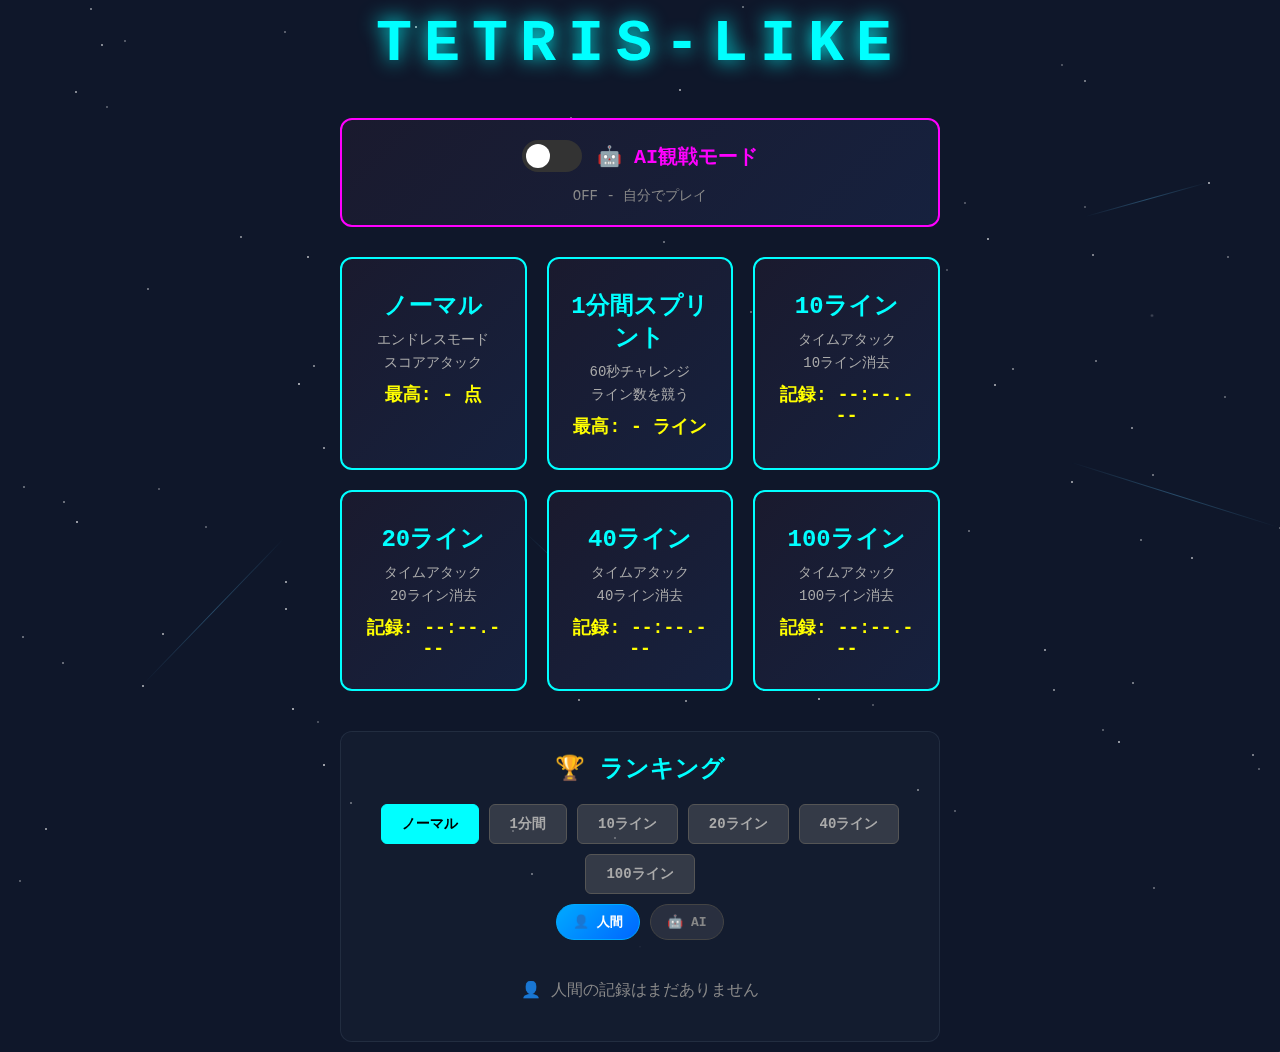
<file: fast-ai-mode.html>
<!DOCTYPE html>
<html lang="ja">
<head>
    <meta charset="UTF-8">
    <meta name="viewport" content="width=device-width, initial-scale=1.0, maximum-scale=1.0, user-scalable=no">
    <meta name="theme-color" content="#000000">
    <meta name="description" content="クラシックなテトリスゲーム、無料で遊べるクラシックなブラウザ版テトリス。スマホ・PC対応、AI観戦モード搭載。インストール不要ですぐ遊べる、ホーム画面に追加可能なPWA対応">
    <meta name="robots" content="index, follow">
    <link rel="icon" href="/icon-192.png">
    <link rel="manifest" href="manifest.json">
    <link rel="apple-touch-icon" href="icon-192.png">
    <!-- Cloudflare Web Analytics --><script defer src='https://static.cloudflareinsights.com/beacon.min.js' data-cf-beacon='{"token": "0b45464586344910a274a959d7a31fde"}'></script><!-- End Cloudflare Web Analytics -->
    <title>TETRIS-LIKE | 無料で遊べるブラウザ版テトリス風ゲーム</title>
    <style>
        * {
            margin: 0;
            padding: 0;
            box-sizing: border-box;
        }

        /* iOS ダブルタップズーム防止 */
        html {
            touch-action: manipulation;
            -webkit-text-size-adjust: 100%;
        }

        body {
            background-color: #0f172a;
            background-image: 
                radial-gradient(2px 2px at 20% 30%, rgba(255, 255, 255, 0.3), transparent),
                radial-gradient(2px 2px at 60% 70%, rgba(255, 255, 255, 0.2), transparent),
                radial-gradient(1px 1px at 50% 50%, rgba(255, 255, 255, 0.3), transparent),
                radial-gradient(1px 1px at 80% 10%, rgba(255, 255, 255, 0.2), transparent),
                radial-gradient(2px 2px at 90% 60%, rgba(255, 255, 255, 0.15), transparent),
                radial-gradient(1px 1px at 33% 85%, rgba(255, 255, 255, 0.2), transparent),
                radial-gradient(1px 1px at 75% 40%, rgba(255, 255, 255, 0.3), transparent),
                radial-gradient(1px 1px at 15% 65%, rgba(255, 255, 255, 0.2), transparent),
                radial-gradient(2px 2px at 45% 15%, rgba(255, 255, 255, 0.25), transparent),
                radial-gradient(1px 1px at 95% 85%, rgba(255, 255, 255, 0.2), transparent),
                radial-gradient(1px 1px at 25% 45%, rgba(255, 255, 255, 0.15), transparent),
                radial-gradient(2px 2px at 70% 90%, rgba(255, 255, 255, 0.25), transparent);
            background-size: 200% 200%;
            background-position: 0% 0%;
            color: #fff;
            font-family: 'Courier New', monospace;
            display: flex;
            justify-content: center;
            align-items: flex-start;
            min-height: 100vh;
            padding: 10px;
            overflow-y: auto;
            position: relative;
        }

        /* 星座風背景 */
        .stars-background {
            position: fixed;
            top: 0;
            left: 0;
            width: 100%;
            height: 100%;
            z-index: -1;
            overflow: hidden;
        }

        .star {
            position: absolute;
            width: 2px;
            height: 2px;
            background: white;
            border-radius: 50%;
            opacity: 0.6;
            animation: twinkle 3s infinite;
        }

        @keyframes twinkle {
            0%, 100% { opacity: 0.3; }
            50% { opacity: 0.8; }
        }

        .constellation-line {
            position: absolute;
            height: 1px;
            background: linear-gradient(90deg, 
                rgba(100, 200, 255, 0) 0%, 
                rgba(100, 200, 255, 0.3) 50%, 
                rgba(100, 200, 255, 0) 100%);
            transform-origin: left center;
        }

        .shooting-star {
            position: absolute;
            width: 2px;
            height: 2px;
            background: white;
            border-radius: 50%;
            box-shadow: 0 0 10px 2px rgba(255, 255, 255, 0.5);
            animation: shoot 3s linear infinite;
            opacity: 0;
        }

        @keyframes shoot {
            0% {
                opacity: 0;
                transform: translateX(0) translateY(0);
            }
            10% {
                opacity: 1;
            }
            90% {
                opacity: 0.5;
            }
            100% {
                opacity: 0;
                transform: translateX(300px) translateY(300px);
            }
        }

        .game-container {
            display: flex;
            flex-direction: column;
            align-items: center;
            gap: 20px;
        }

        h1 {
            font-size: 40px;
            color: #00ffff;
            text-align: center;
            letter-spacing: 8px;
        }

        .action-display {
            min-height: 40px;
            display: flex;
            align-items: center;
            justify-content: center;
        }

        .action-text {
            font-size: 20px;
            font-weight: bold;
            color: #ffff00;
            background-color: rgba(128, 0, 128, 0.8);
            padding: 10px 20px;
            border-radius: 8px;
            animation: scaleIn 0.3s ease-out;
        }

        @keyframes scaleIn {
            from {
                transform: scale(0.8);
                opacity: 0;
            }
            to {
                transform: scale(1);
                opacity: 1;
            }
        }

        .game-area {
            display: flex;
            gap: 20px;
            align-items: flex-start;
        }

        #gameCanvas {
            border: 3px solid #475569;
            background-color: #1e293b;
            touch-action: none;
            user-select: none;
            -webkit-user-select: none;
        }

        .side-panel {
            display: flex;
            flex-direction: column;
            gap: 15px;
            width: 200px;
        }

        .panel-section {
            background-color: rgba(30, 41, 59, 0.4);
            padding: 15px;
            border-radius: 8px;
            border: 1px solid rgba(71, 85, 105, 0.3);
        }

        .panel-section h3 {
            font-size: 14px;
            color: #fff;
            margin-bottom: 10px;
            text-align: center;
        }

        #nextCanvas {
            display: block;
            margin: 0 auto;
            background-color: rgba(128, 128, 128, 0.2);
            border-radius: 8px;
        }

        .score-display {
            text-align: center;
        }

        .score-label {
            font-size: 14px;
            color: #fff;
            margin-bottom: 5px;
        }

        .score-value {
            font-size: 24px;
            font-weight: bold;
            color: #00ffff;
        }

        .level-value {
            color: #ffff00;
        }

        .controls-info {
            font-size: 10px;
            line-height: 1.6;
            color: #ccc;
        }

        .controls-info h4 {
            font-size: 12px;
            font-weight: bold;
            color: #fff;
            margin-bottom: 8px;
            text-align: center;
        }

        .button-group {
            display: flex;
            flex-direction: column;
            gap: 12px;
        }

        .button-group button {
            flex: 1;
        }

        /* 操作切り替えトグル */
        #controlTogglePanel {
            padding: 10px;
        }

        #controlTogglePanel h3 {
            font-size: 12px;
            margin-bottom: 8px;
        }

        .toggle-container {
            display: flex;
            align-items: center;
            justify-content: center;
            gap: 10px;
        }

        .toggle-label {
            position: relative;
            display: inline-block;
            width: 50px;
            height: 24px;
        }

        .toggle-label input {
            opacity: 0;
            width: 0;
            height: 0;
        }

        .toggle-slider {
            position: absolute;
            cursor: pointer;
            top: 0;
            left: 0;
            right: 0;
            bottom: 0;
            background-color: #555;
            transition: 0.3s;
            border-radius: 24px;
        }

        .toggle-slider:before {
            position: absolute;
            content: "";
            height: 18px;
            width: 18px;
            left: 3px;
            bottom: 3px;
            background-color: white;
            transition: 0.3s;
            border-radius: 50%;
        }

        input:checked + .toggle-slider {
            background-color: #00ffff;
        }

        input:checked + .toggle-slider:before {
            transform: translateX(26px);
        }

        .toggle-text {
            font-size: 12px;
            color: #aaa;
        }

        /* スワイプ操作説明 */
        .swipe-instructions {
            margin-top: 10px;
            padding: 8px;
            background: rgba(15, 23, 42, 0.3);
            border-radius: 6px;
            font-size: 10px;
            color: #888;
            line-height: 1.6;
        }

        .swipe-instructions.hidden {
            display: none;
        }

        .swipe-title {
            color: #aaa;
            font-weight: bold;
            margin-bottom: 4px;
            font-size: 11px;
        }

        /* ボタン操作パネル */
        .button-controls {
            position: fixed;
            bottom: 20px;
            right: 30px;
            display: flex;
            justify-content: flex-end;
            z-index: 100;
            pointer-events: none;
        }

        .dpad-container {
            pointer-events: auto;
        }

        /* 十字キー */
        .dpad {
            display: flex;
            flex-direction: column;
            gap: 0;
        }

        .dpad-row {
            display: flex;
            gap: 0;
        }

        .dpad-btn {
            width: 50px;
            height: 50px;
            background: rgba(58, 58, 58, 0.35);
            border: 2px solid rgba(120, 120, 120, 0.8);
            color: rgba(255, 255, 255, 0.95);
            font-size: 20px;
            cursor: pointer;
            transition: all 0.1s;
            user-select: none;
            -webkit-user-select: none;
            display: flex;
            align-items: center;
            justify-content: center;
            /* iOS連打対策 */
            touch-action: manipulation;
            -webkit-tap-highlight-color: transparent;
        }

        .dpad-btn:active {
            background: rgba(80, 80, 80, 0.6);
            transform: scale(0.95);
        }

        .dpad-empty {
            width: 50px;
            height: 50px;
        }

        .dpad-center {
            width: 50px;
            height: 50px;
            background: rgba(26, 26, 26, 0.35);
            border: 2px solid rgba(120, 120, 120, 0.8);
            border-radius: 50%;
        }

        .dpad-center-btn {
            width: 50px;
            height: 50px;
            background: rgba(26, 26, 26, 0.35);
            border: 2px solid rgba(120, 120, 120, 0.8);
            border-radius: 50%;
            color: rgba(255, 255, 255, 0.95);
            font-size: 20px;
            cursor: pointer;
            transition: all 0.1s;
            user-select: none;
            -webkit-user-select: none;
            display: flex;
            align-items: center;
            justify-content: center;
            /* iOS連打対策 */
            touch-action: manipulation;
            -webkit-tap-highlight-color: transparent;
        }

        .dpad-center-btn:active {
            background: rgba(80, 80, 80, 0.6);
            transform: scale(0.95);
        }

        /* ネオン効果 */
        .neon-glow {
            box-shadow: 
                0 0 5px currentColor,
                0 0 10px currentColor,
                0 0 20px currentColor,
                inset 0 0 5px rgba(255, 255, 255, 0.2);
        }

        /* ライン消去エフェクト */
        @keyframes lineFlash {
            0%, 100% { opacity: 1; }
            50% { opacity: 0.3; }
        }

        @keyframes lineClear {
            0% { 
                transform: scaleX(1);
                opacity: 1;
            }
            50% {
                transform: scaleX(1.1);
                opacity: 0.5;
            }
            100% { 
                transform: scaleX(0);
                opacity: 0;
            }
        }

        button {
            font-family: 'Courier New', monospace;
            font-size: 16px;
            font-weight: bold;
            padding: 15px;
            border: none;
            border-radius: 10px;
            cursor: pointer;
            transition: transform 0.1s, opacity 0.1s;
            /* iOS連打対策 */
            touch-action: manipulation;
            -webkit-tap-highlight-color: transparent;
            user-select: none;
            -webkit-user-select: none;
        }

        button:hover {
            transform: scale(1.05);
        }

        button:active {
            transform: scale(0.95);
        }

        .pause-button {
            background-color: #ffff00;
            color: #000;
        }

        .reset-button {
            background-color: #00ffff;
            color: #000;
        }

        .overlay {
            position: fixed;
            top: 0;
            left: 0;
            width: 100%;
            height: 100%;
            background-color: rgba(15, 23, 42, 0.75);
            display: flex;
            justify-content: center;
            align-items: center;
            z-index: 1000;
            cursor: pointer;
        }

        .overlay-content {
            background-color: #1e293b;
            padding: 40px;
            border-radius: 12px;
            text-align: center;
            border: 3px solid;
        }

        .game-over-overlay {
            border-color: #ff0000;
        }

        .pause-overlay {
            border-color: #ffff00;
        }

        .overlay-title {
            font-size: 36px;
            font-weight: bold;
            margin-bottom: 20px;
        }

        .game-over-title {
            color: #ff0000;
        }

        .pause-title {
            color: #ffff00;
        }

        .overlay-score {
            font-size: 20px;
            color: #fff;
            margin-bottom: 20px;
        }

        .overlay-button {
            background-color: #00ffff;
            color: #000;
            font-size: 18px;
            padding: 15px 30px;
        }

        .hidden {
            display: none;
        }

        /* ホーム画面 */
        .home-screen {
            max-width: 600px;
            width: 100%;
            text-align: center;
        }

        .home-title {
            font-size: 60px;
            color: #00ffff;
            letter-spacing: 12px;
            margin-bottom: 40px;
            text-shadow: 0 0 20px #00ffff;
        }

        .mode-selection {
            display: grid;
            grid-template-columns: repeat(3, 1fr);
            gap: 20px;
            margin-bottom: 40px;
        }

        .mode-button {
            background: linear-gradient(135deg, #1a1a2e, #16213e);
            border: 2px solid #00ffff;
            padding: 30px 20px;
            border-radius: 12px;
            cursor: pointer;
            transition: all 0.3s;
        }

        .mode-button:hover {
            transform: translateY(-5px);
            border-color: #ffff00;
            box-shadow: 0 5px 20px rgba(0, 255, 255, 0.3);
        }

        .mode-button h2 {
            color: #00ffff;
            font-size: 24px;
            margin-bottom: 10px;
        }

        .mode-button p {
            color: #aaa;
            font-size: 14px;
            margin: 5px 0;
        }

        .mode-button .best-time {
            color: #ffff00;
            font-size: 18px;
            margin-top: 10px;
            font-weight: bold;
        }

        /* AI観戦モードトグル */
        .ai-toggle-container {
            display: flex;
            align-items: center;
            justify-content: center;
            gap: 15px;
            margin-bottom: 30px;
            padding: 20px;
            background: linear-gradient(135deg, #1a1a2e, #16213e);
            border: 2px solid #ff00ff;
            border-radius: 12px;
            flex-wrap: wrap;
        }

        .ai-toggle-label {
            position: relative;
            width: 60px;
            height: 32px;
            cursor: pointer;
        }

        .ai-toggle-label input {
            opacity: 0;
            width: 0;
            height: 0;
        }

        .ai-toggle-slider {
            position: absolute;
            top: 0;
            left: 0;
            right: 0;
            bottom: 0;
            background-color: #333;
            border-radius: 32px;
            transition: 0.3s;
        }

        .ai-toggle-slider:before {
            position: absolute;
            content: "";
            height: 24px;
            width: 24px;
            left: 4px;
            bottom: 4px;
            background-color: white;
            border-radius: 50%;
            transition: 0.3s;
        }

        .ai-toggle-label input:checked + .ai-toggle-slider {
            background: linear-gradient(135deg, #ff00ff, #8800ff);
            box-shadow: 0 0 15px rgba(255, 0, 255, 0.5);
        }

        .ai-toggle-label input:checked + .ai-toggle-slider:before {
            transform: translateX(28px);
        }

        .ai-toggle-text {
            color: #ff00ff;
            font-size: 20px;
            font-weight: bold;
        }

        .ai-toggle-desc {
            color: #888;
            font-size: 14px;
            width: 100%;
            text-align: center;
        }

        .ai-toggle-desc.active {
            color: #ff00ff;
        }

        .rankings {
            background: rgba(30, 41, 59, 0.3);
            padding: 20px;
            border-radius: 12px;
            margin-top: 20px;
            border: 1px solid rgba(71, 85, 105, 0.3);
        }

        .rankings h3 {
            color: #00ffff;
            font-size: 24px;
            margin-bottom: 20px;
        }

        .ranking-tabs {
            display: flex;
            gap: 10px;
            margin-bottom: 10px;
            justify-content: center;
            flex-wrap: wrap;
        }

        .ranking-tab {
            background: rgba(128, 128, 128, 0.3);
            color: #aaa;
            border: 1px solid #555;
            padding: 10px 20px;
            border-radius: 6px;
            cursor: pointer;
            font-size: 14px;
            transition: all 0.3s;
        }

        .ranking-tab.active {
            background: #00ffff;
            color: #000;
            border-color: #00ffff;
        }

        .ranking-subtabs {
            display: flex;
            gap: 10px;
            margin-bottom: 20px;
            justify-content: center;
        }

        .ranking-subtab {
            background: rgba(128, 128, 128, 0.2);
            color: #888;
            border: 1px solid #444;
            padding: 8px 16px;
            border-radius: 20px;
            cursor: pointer;
            font-size: 13px;
            transition: all 0.3s;
        }

        .ranking-subtab.active {
            background: linear-gradient(135deg, #ff00ff, #8800ff);
            color: #fff;
            border-color: #ff00ff;
        }

        .ranking-subtab:first-child.active {
            background: linear-gradient(135deg, #00aaff, #0066ff);
            border-color: #00aaff;
        }

        .ranking-list {
            text-align: left;
        }

        .ranking-item {
            display: flex;
            justify-content: space-between;
            padding: 12px;
            margin: 8px 0;
            background: rgba(30, 41, 59, 0.5);
            border-radius: 6px;
            border-left: 3px solid #00ffff;
        }

        .ranking-item .rank {
            color: #ffff00;
            font-weight: bold;
            min-width: 40px;
        }

        .ranking-item .time {
            color: #00ffff;
            font-weight: bold;
        }

        .ranking-item .date {
            color: #888;
            font-size: 12px;
        }

        /* タイム表示 */
        .time-display {
            font-size: 18px;
            color: #ffff00;
            font-weight: bold;
            text-align: center;
            margin-bottom: 10px;
        }

        .mode-info {
            font-size: 14px;
            color: #00ffff;
            text-align: center;
            margin-bottom: 10px;
        }

        @media (max-width: 768px) {
            .home-title {
                font-size: 40px;
                letter-spacing: 8px;
                margin-bottom: 30px;
            }

            .mode-selection {
                grid-template-columns: repeat(2, 1fr);
                gap: 15px;
            }

            .mode-button {
                padding: 20px 15px;
            }

            .mode-button h2 {
                font-size: 20px;
            }

            .ranking-tabs {
                flex-wrap: wrap;
                gap: 5px;
            }

            .ranking-tab {
                padding: 8px 12px;
                font-size: 12px;
            }
        }

        @media (max-width: 768px) {
            body {
                padding: 5px;
                align-items: flex-start;
            }

            .game-container {
                gap: 10px;
                width: 100%;
                max-height: 100vh;
                padding-bottom: 180px; /* ボタン操作スペース確保 */
            }

            h1 {
                font-size: 24px;
                letter-spacing: 4px;
                margin-top: 5px;
            }

            .action-display {
                min-height: 30px;
            }

            .action-text {
                font-size: 14px;
                padding: 6px 12px;
            }

            .game-area {
                flex-direction: row;
                align-items: flex-start;
                width: 100%;
                gap: 8px;
                justify-content: center;
            }

            #gameCanvas {
                flex-shrink: 0;
            }

            .side-panel {
                width: auto;
                min-width: 100px;
                gap: 8px;
                flex-shrink: 1;
            }

            .panel-section {
                padding: 8px;
            }

            .panel-section h3 {
                font-size: 10px;
                margin-bottom: 4px;
            }

            #nextCanvas {
                width: 80px;
                height: 80px;
            }

            .score-label {
                font-size: 10px;
                margin-bottom: 2px;
            }

            .score-value {
                font-size: 16px;
            }

            .button-group {
                gap: 6px;
            }

            button {
                font-size: 11px;
                padding: 8px 6px;
            }

            .overlay-content {
                padding: 20px;
                margin: 10px;
            }

            .overlay-title {
                font-size: 28px;
            }

            .overlay-score {
                font-size: 16px;
            }

            .overlay-button {
                font-size: 16px;
                padding: 12px 24px;
            }

            .dpad-btn {
                width: 70px;
                height: 70px;
                font-size: 20px;
            }

            .dpad-empty, .dpad-center, .dpad-center-btn {
                width: 70px;
                height: 70px;
            }

            .button-controls {
                right: 20px;
                bottom: 15px;
            }

            #controlTogglePanel {
                padding: 6px;
            }

            #controlTogglePanel h3 {
                font-size: 10px;
            }

            .toggle-text {
                font-size: 10px;
            }
        }

        @media (max-width: 480px) {
            h1 {
                font-size: 20px;
                letter-spacing: 2px;
            }

            .game-area {
                gap: 6px;
            }

            .side-panel {
                min-width: 90px;
                gap: 6px;
            }

            .panel-section {
                padding: 6px;
            }

            #nextCanvas {
                width: 70px;
                height: 70px;
            }

            .score-value {
                font-size: 14px;
            }

            button {
                font-size: 10px;
                padding: 6px 4px;
            }
        }

        @media (min-width: 769px) {
            .side-panel {
                width: 200px;
            }
        }
    </style>
</head>
<body>
    <!-- 星座風背景 -->
    <div class="stars-background" id="starsBackground"></div>
    
    <section style="display:none;">
      <h2>ホーム画面に追加できるテトリス風ゲーム</h2>
      <p>
        このテトリス風ゲームはPWA対応のブラウザゲームです。
        スマートフォンでは「ホーム画面に追加」することで、
        アプリのようにワンタップで起動できます。
        インストール不要で、オフラインでも遊べる設計になっています。
      </p>
    </section>
    
    <!-- ホーム画面 -->
    <div id="homeScreen" class="home-screen">
        <h1 class="home-title">TETRIS-LIKE</h1>

        
        <!-- AI観戦モードトグル -->
        <div class="ai-toggle-container">
            <label class="ai-toggle-label">
                <input type="checkbox" id="aiModeToggle" onchange="toggleAIMode()">
                <span class="ai-toggle-slider"></span>
            </label>
            <span class="ai-toggle-text">🤖 AI観戦モード</span>
            <span class="ai-toggle-desc" id="aiModeDesc">OFF - 自分でプレイ</span>
        </div>
        
        <div class="mode-selection">
            <div class="mode-button" onclick="startGame('normal')">
                <h2>ノーマル</h2>
                <p>エンドレスモード</p>
                <p>スコアアタック</p>
                <div class="best-time" id="normalBest">最高: - 点</div>
            </div>
            
            <div class="mode-button" onclick="startGame('sprint1m')">
                <h2>1分間スプリント</h2>
                <p>60秒チャレンジ</p>
                <p>ライン数を競う</p>
                <div class="best-time" id="sprint1mBest">最高: - ライン</div>
            </div>
            
            <div class="mode-button" onclick="startGame('time10')">
                <h2>10ライン</h2>
                <p>タイムアタック</p>
                <p>10ライン消去</p>
                <div class="best-time" id="time10Best">記録: --:--.---</div>
            </div>
            
            <div class="mode-button" onclick="startGame('time20')">
                <h2>20ライン</h2>
                <p>タイムアタック</p>
                <p>20ライン消去</p>
                <div class="best-time" id="time20Best">記録: --:--.---</div>
            </div>
            
            <div class="mode-button" onclick="startGame('time40')">
                <h2>40ライン</h2>
                <p>タイムアタック</p>
                <p>40ライン消去</p>
                <div class="best-time" id="time40Best">記録: --:--.---</div>
            </div>
            
            <div class="mode-button" onclick="startGame('time100')">
                <h2>100ライン</h2>
                <p>タイムアタック</p>
                <p>100ライン消去</p>
                <div class="best-time" id="time100Best">記録: --:--.---</div>
            </div>
        </div>

        <div class="rankings">
            <h3>🏆 ランキング</h3>
            <div class="ranking-tabs">
                <button class="ranking-tab active" onclick="showRanking('normal', event)">ノーマル</button>
                <button class="ranking-tab" onclick="showRanking('sprint1m', event)">1分間</button>
                <button class="ranking-tab" onclick="showRanking('time10', event)">10ライン</button>
                <button class="ranking-tab" onclick="showRanking('time20', event)">20ライン</button>
                <button class="ranking-tab" onclick="showRanking('time40', event)">40ライン</button>
                <button class="ranking-tab" onclick="showRanking('time100', event)">100ライン</button>
            </div>
            <div class="ranking-subtabs">
                <button class="ranking-subtab active" onclick="toggleRankingType('human', event)">👤 人間</button>
                <button class="ranking-subtab" onclick="toggleRankingType('ai', event)">🤖 AI</button>
            </div>
            <div class="ranking-list" id="rankingList"></div>
        </div>
    </div>

    <!-- ゲーム画面 -->
    <div class="game-container hidden" id="gameScreen">
        <h1>TETRIS-LIKE</h1>
        
        <div class="mode-info" id="modeInfo"></div>
        <div class="time-display" id="timeDisplay"></div>
        <div class="action-display" id="actionDisplay"></div>

        <div class="game-area">
            <canvas id="gameCanvas"></canvas>

            <div class="side-panel">
                <div class="panel-section">
                    <h3>NEXT</h3>
                    <canvas id="nextCanvas" width="120" height="120"></canvas>
                </div>

                <div class="panel-section score-display">
                    <div class="score-label">スコア</div>
                    <div class="score-value" id="scoreDisplay">0</div>
                </div>

                <div class="panel-section score-display">
                    <div class="score-label">レベル</div>
                    <div class="score-value level-value" id="levelDisplay">1</div>
                </div>

                <div class="panel-section score-display">
                    <div class="score-label">ライン</div>
                    <div class="score-value level-value" id="linesDisplay">0</div>
                </div>

                <div class="panel-section" id="controlTogglePanel">
                    <h3>操作方法</h3>
                    <div class="toggle-container">
                        <label class="toggle-label">
                            <input type="checkbox" id="controlToggle" onchange="toggleControlMode()">
                            <span class="toggle-slider"></span>
                        </label>
                        <span class="toggle-text">ボタン</span>
                    </div>
                    <div class="swipe-instructions" id="swipeInstructions">
                        <div class="swipe-title">スワイプ操作</div>
                        <div>タップ: 回転</div>
                        <div>← →: 移動</div>
                        <div>↑: 一気に落下</div>
                        <div>↓: 高速落下</div>
                    </div>
                </div>

                <div class="button-group">
                    <button class="pause-button" id="pauseButton">⏸ 一時停止</button>
                    <button class="reset-button" id="restartButton" style="display:none;">🔄 リスタート</button>
                    <button class="reset-button" id="resetButton">🏠 ホーム</button>
                </div>
            </div>
        </div>

        <!-- ボタン操作パネル -->
        <div id="buttonControls" class="button-controls hidden">
            <div class="dpad-container">
                <!-- 十字キー -->
                <div class="dpad">
                    <div class="dpad-row">
                        <div class="dpad-empty"></div>
                        <button class="dpad-btn" id="upBtn">🔄<br><span style="font-size:10px;">回転</span></button>
                        <div class="dpad-empty"></div>
                    </div>
                    <div class="dpad-row">
                        <button class="dpad-btn" id="leftBtn">◀</button>
                        <button class="dpad-center-btn" id="centerBtn">⬇️</button>
                        <button class="dpad-btn" id="rightBtn">▶</button>
                    </div>
                    <div class="dpad-row">
                        <div class="dpad-empty"></div>
                        <button class="dpad-btn" id="downBtn2">⬇️<br><span style="font-size:10px;">落下</span></button>
                        <div class="dpad-empty"></div>
                    </div>
                </div>
            </div>
        </div>
    </div>

    <div id="gameOverOverlay" class="overlay hidden">
        <div class="overlay-content game-over-overlay">
            <div class="overlay-title game-over-title">GAME OVER</div>
            <div class="overlay-score">最終スコア: <span id="finalScore">0</span></div>
            <button class="overlay-button" id="homeButton">🏠 ホームに戻る</button>
        </div>
    </div>

    <div id="pauseOverlay" class="overlay hidden">
        <div class="overlay-content pause-overlay">
            <div class="overlay-title pause-title">一時停止</div>
            <div class="overlay-score">タップまたはクリックで再開</div>
            <button class="overlay-button" onclick="game.togglePause()">▶ 再開</button>
        </div>
    </div>

    <script>
        // ===========================================
        // 定数定義
        // ===========================================
        const TETROMINO_TYPES = {
            I: { shape: [[1, 1, 1, 1]], color: '#00ffff' },
            O: { shape: [[1, 1], [1, 1]], color: '#ffff00' },
            T: { shape: [[0, 1, 0], [1, 1, 1]], color: '#800080' },
            S: { shape: [[0, 1, 1], [1, 1, 0]], color: '#00ff00' },
            Z: { shape: [[1, 1, 0], [0, 1, 1]], color: '#ff0000' },
            J: { shape: [[1, 0, 0], [1, 1, 1]], color: '#0000ff' },
            L: { shape: [[0, 0, 1], [1, 1, 1]], color: '#ff8800' }
        };

        const GAME_STATES = {
            PLAYING: 'PLAYING',
            LINE_CLEARING: 'LINE_CLEARING',
            GAME_OVER: 'GAME_OVER',
            PAUSED: 'PAUSED'
        };

        // ===========================================
        // ボード設定と座標系
        // ===========================================
        // 
        // 【座標系の説明】
        // - ピース座標(y): -2〜19 の範囲で動作
        //   - y < 0: バッファ領域（画面外・非表示）
        //   - y >= 0: 表示領域（画面内）
        //
        // - ボード配列インデックス(boardY): 0〜21
        //   - boardY = y + BUFFER_HEIGHT
        //   - boardY 0〜1: バッファ（非表示）
        //   - boardY 2〜21: 表示領域
        //
        // 【ゲームオーバー条件】
        // - ブロックアウト: 新ピースがスポーン時に既存ブロックと衝突
        // - ロックアウト: ピースがバッファ内（boardY < 2）に固定された
        //
        const BOARD_WIDTH = 10;
        const BOARD_HEIGHT = 20;        // 表示領域の高さ
        const BUFFER_HEIGHT = 2;        // 上バッファの高さ（本家テトリス仕様）
        const TOTAL_HEIGHT = BOARD_HEIGHT + BUFFER_HEIGHT;  // ボード配列の総高さ（22）
        const LINE_CLEAR_FRAMES = 12;
        const SPRINT_DURATION_MS = 60000;

        // ===========================================
        // Tetrominoクラス
        // ===========================================
        class Tetromino {
            constructor(type) {
                this.type = type;
                this.shape = JSON.parse(JSON.stringify(TETROMINO_TYPES[type].shape));
                this.color = TETROMINO_TYPES[type].color;
                // スポーン位置: y=-1（バッファ内）から開始
                // ピースの下部が画面上端(y=0)付近に現れる
                this.position = { x: 3, y: -1 };
            }

            rotate() {
                const rows = this.shape.length;
                const cols = this.shape[0].length;
                const newShape = [];

                for (let j = 0; j < cols; j++) {
                    const newRow = [];
                    for (let i = rows - 1; i >= 0; i--) {
                        newRow.push(this.shape[i][j]);
                    }
                    newShape.push(newRow);
                }

                const rotated = new Tetromino(this.type);
                rotated.shape = newShape;
                rotated.position = { ...this.position };
                return rotated;
            }

            clone() {
                const cloned = new Tetromino(this.type);
                cloned.shape = JSON.parse(JSON.stringify(this.shape));
                cloned.position = { ...this.position };
                return cloned;
            }
        }

        // ===========================================
        // TetrisGameクラス
        // ===========================================
        class TetrisGame {
            constructor(mode = 'normal', aiEnabled = false) {
                this.mode = mode;
                this.isAIMode = aiEnabled;  // AIモードフラグ
                this.blockSize = this.calculateBlockSize();
                
                // キャンバス初期化
                this.canvas = document.getElementById('gameCanvas');
                this.ctx = this.canvas.getContext('2d');
                this.canvas.width = BOARD_WIDTH * this.blockSize;
                this.canvas.height = BOARD_HEIGHT * this.blockSize;

                this.nextCanvas = document.getElementById('nextCanvas');
                this.nextCtx = this.nextCanvas.getContext('2d');

                // ゲーム状態初期化
                this.initializeGameState();
                
                // ゲーム開始
                this.init();
                this.updateModeInfo();
            }

            initializeGameState() {
                this.board = [];
                this.currentPiece = null;
                this.nextPieceType = null;
                this.pieceBag = [];
                
                this.score = 0;
                this.level = 1;
                this.linesCleared = 0;
                
                this.gameState = GAME_STATES.PLAYING;
                this.isGameOver = false;
                this.isPaused = false;
                
                this.lastMoveWasRotation = false;
                this.lastAction = '';
                
                // タイマー関連
                this.startTime = null;
                this.elapsedTime = 0;
                this.timerInterval = null;
                this.timerStarted = false;
                this.pausedTime = 0;  // 一時停止時の経過時間を保存
                
                // ライン消去エフェクト
                this.lineClearData = null;
                this.flashingLines = [];
                this.flashCounter = 0;
                
                // ゲームループ
                this.lastUpdateTime = 0;
                this.dropTimer = 0;
                this.animationFrameId = null;
                
                // 目標ライン数
                this.targetLines = this.getTargetLines();
                
                // AI関連（isAIModeはコンストラクタで設定済み）
                this.ai = null;
                this.aiMoveQueue = [];
                this.aiMoveTimer = 0;
                this.aiMoveInterval = 10;  // AIの動作間隔（ms）
            }

            getTargetLines() {
                const targets = {
                    'time10': 10,
                    'time20': 20,
                    'time40': 40,
                    'time100': 100,
                    'sprint1m': Infinity
                };
                return targets[this.mode] || null;
            }

            calculateBlockSize() {
                const isMobile = window.innerWidth <= 768;
                if (isMobile) {
                    const availableWidth = window.innerWidth - 120;
                    const blockSize = Math.floor(availableWidth / BOARD_WIDTH);
                    return Math.min(Math.max(blockSize, 20), 30);
                }
                return 25;
            }

            updateModeInfo() {
                const modeInfo = document.getElementById('modeInfo');
                const restartButton = document.getElementById('restartButton');
                const controlPanel = document.getElementById('controlTogglePanel');
                
                const modeTexts = {
                    'normal': '📊 ノーマルモード',
                    'sprint1m': '⚡ 1分間スプリント',
                    'time10': '⏱️ 10ライン タイムアタック',
                    'time20': '⏱️ 20ライン タイムアタック',
                    'time40': '⏱️ 40ライン タイムアタック',
                    'time100': '⏱️ 100ライン タイムアタック'
                };
                
                let displayText = modeTexts[this.mode] || '';
                
                // AIモードの場合は接頭辞を追加
                if (this.isAIMode) {
                    displayText = '🤖 AI ' + displayText;
                }
                
                modeInfo.textContent = displayText;
                restartButton.style.display = (this.mode === 'normal') ? 'none' : 'block';
                
                // AIモードでは操作パネルを非表示
                if (controlPanel) {
                    controlPanel.style.display = this.isAIMode ? 'none' : 'block';
                }
            }

            // ===========================================
            // 初期化
            // ===========================================
            init() {
                // ボード配列: 22行（上2行バッファ + 表示20行）
                this.board = Array(TOTAL_HEIGHT).fill(null).map(() => 
                    Array(BOARD_WIDTH).fill(null)
                );

                this.fillPieceBag();
                this.nextPieceType = this.getNextPieceFromBag();
                this.spawnNewPiece();
                this.drawNext();
                
                // AIモードの場合はAIを初期化
                if (this.isAIMode) {
                    this.ai = new TetrisAI(this);
                    this.planAIMove();
                }
                
                this.lastUpdateTime = performance.now();
                this.startGameLoop();
            }

            fillPieceBag() {
                const types = Object.keys(TETROMINO_TYPES);
                this.pieceBag = [...types];
                // Fisher-Yatesシャッフル
                for (let i = this.pieceBag.length - 1; i > 0; i--) {
                    const j = Math.floor(Math.random() * (i + 1));
                    [this.pieceBag[i], this.pieceBag[j]] = [this.pieceBag[j], this.pieceBag[i]];
                }
            }

            getNextPieceFromBag() {
                if (this.pieceBag.length === 0) {
                    this.fillPieceBag();
                }
                return this.pieceBag.shift();
            }

            // ===========================================
            // タイマー管理
            // ===========================================
            startTimer() {
                if (this.timerInterval !== null) {
                    return;
                }
                
                // 一時停止から再開する場合はstartTimeを調整
                this.startTime = Date.now() - this.pausedTime;
                this.timerStarted = true;
                
                this.timerInterval = setInterval(() => {
                    if (!this.isPaused && !this.isGameOver) {
                        this.elapsedTime = Date.now() - this.startTime;
                        this.updateTimeDisplay();
                        
                        // 1分間スプリント: 時間切れチェック
                        if (this.mode === 'sprint1m' && this.elapsedTime >= SPRINT_DURATION_MS) {
                            this.endSprintMode();
                        }
                    }
                }, 10);
            }
            
            pauseTimer() {
                if (this.timerInterval !== null) {
                    // 現在の経過時間を保存
                    this.pausedTime = this.elapsedTime;
                    clearInterval(this.timerInterval);
                    this.timerInterval = null;
                }
            }
            
            resumeTimer() {
                if (this.timerInterval === null && this.timerStarted) {
                    // 保存された経過時間からstartTimeを再計算
                    this.startTime = Date.now() - this.pausedTime;
                    
                    this.timerInterval = setInterval(() => {
                        if (!this.isPaused && !this.isGameOver) {
                            this.elapsedTime = Date.now() - this.startTime;
                            this.updateTimeDisplay();
                            
                            // 1分間スプリント: 時間切れチェック
                            if (this.mode === 'sprint1m' && this.elapsedTime >= SPRINT_DURATION_MS) {
                                this.endSprintMode();
                            }
                        }
                    }, 10);
                }
            }
            
            stopTimer() {
                if (this.timerInterval !== null) {
                    clearInterval(this.timerInterval);
                    this.timerInterval = null;
                }
            }

            updateTimeDisplay() {
                const timeDisplay = document.getElementById('timeDisplay');
                const totalSeconds = this.elapsedTime / 1000;
                const minutes = Math.floor(totalSeconds / 60);
                const seconds = Math.floor(totalSeconds % 60);
                const milliseconds = Math.floor((totalSeconds % 1) * 1000);
                
                if (this.mode === 'normal') {
                    timeDisplay.textContent = `⏱️ ${String(minutes).padStart(2, '0')}:${String(seconds).padStart(2, '0')}`;
                } else {
                    timeDisplay.textContent = `⏱️ ${String(minutes).padStart(2, '0')}:${String(seconds).padStart(2, '0')}.${String(milliseconds).padStart(3, '0')}`;
                }
            }

            // ===========================================
            // ゲームループ
            // ===========================================
            startGameLoop() {
                const gameLoop = (currentTime) => {
                    if (this.isGameOver) {
                        return;
                    }

                    const deltaTime = currentTime - this.lastUpdateTime;
                    this.lastUpdateTime = currentTime;

                    if (!this.isPaused) {
                        this.update(deltaTime);
                    }

                    this.draw();
                    this.animationFrameId = requestAnimationFrame(gameLoop);
                };

                this.animationFrameId = requestAnimationFrame(gameLoop);
            }

            update(deltaTime) {
                // ゲーム開始時にタイマースタート
                if (!this.timerStarted && this.currentPiece !== null) {
                    this.startTimer();
                }
                
                // ライン消去中の処理
                if (this.gameState === GAME_STATES.LINE_CLEARING) {
                    if (this.lineClearData !== null) {
                        this.lineClearData.frameCount++;
                        if (this.lineClearData.frameCount >= LINE_CLEAR_FRAMES) {
                            this.completeClearLines();
                        }
                    }
                    return;
                }
                
                // AIモードの処理
                if (this.isAIMode && this.gameState === GAME_STATES.PLAYING && this.currentPiece !== null) {
                    this.updateAI(deltaTime);
                    return;  // AIモードでは通常の落下処理をスキップ
                }
                
                // 通常プレイ中の落下処理
                if (this.gameState === GAME_STATES.PLAYING && this.currentPiece !== null) {
                    const dropInterval = Math.max(200, 700 - (this.level - 1) * 50);
                    this.dropTimer += deltaTime;
                    
                    if (this.dropTimer >= dropInterval) {
                        this.dropTimer = 0;
                        this.moveDown(false);
                    }
                }
            }
            
            // AI更新処理
            updateAI(deltaTime) {
                this.aiMoveTimer += deltaTime;
                
                // 一定間隔でAIの動作を実行
                if (this.aiMoveTimer >= this.aiMoveInterval) {
                    this.aiMoveTimer = 0;
                    
                    if (this.aiMoveQueue.length > 0) {
                        // キューから次の動作を取り出して実行
                        const move = this.aiMoveQueue.shift();
                        this.executeAIMove(move);
                    } else {
                        // キューが空なら次の手を計画
                        this.planAIMove();
                    }
                }
            }
            
            // AIの次の手を計画
            planAIMove() {
                if (!this.ai || !this.currentPiece) {
                    return;
                }
                
                const bestMove = this.ai.findBestMove();
                if (bestMove) {
                    this.aiMoveQueue = this.ai.generateMoveQueue(bestMove);
                } else {
                    // 最善手が見つからない場合はとりあえずドロップ
                    this.aiMoveQueue = ['drop'];
                }
            }
            
            // AIの動作を実行
            executeAIMove(move) {
                if (!this.currentPiece) {
                    return;
                }
                
                switch (move) {
                    case 'left':
                        this.moveLeftInternal();
                        break;
                    case 'right':
                        this.moveRightInternal();
                        break;
                    case 'rotate':
                        this.rotateInternal();
                        break;
                    case 'drop':
                        this.hardDropInternal();
                        break;
                }
            }
            
            // AI用の内部移動メソッド（ガード条件なし）
            moveLeftInternal() {
                if (!this.currentPiece) return;
                if (!this.checkCollision(this.currentPiece, -1, 0)) {
                    this.currentPiece.position.x--;
                    this.lastMoveWasRotation = false;
                }
            }
            
            moveRightInternal() {
                if (!this.currentPiece) return;
                if (!this.checkCollision(this.currentPiece, 1, 0)) {
                    this.currentPiece.position.x++;
                    this.lastMoveWasRotation = false;
                }
            }
            
            rotateInternal() {
                if (!this.currentPiece) return;
                
                const rotated = this.currentPiece.rotate();
                
                if (!this.checkCollision(rotated, 0, 0)) {
                    this.currentPiece = rotated;
                    this.lastMoveWasRotation = true;
                    return;
                }

                // 壁キック
                const kickTests = [[-1, 0], [1, 0], [0, -1], [-1, -1], [1, -1]];
                for (const [kickX, kickY] of kickTests) {
                    const kicked = rotated.clone();
                    kicked.position.x += kickX;
                    kicked.position.y += kickY;

                    if (!this.checkCollision(kicked, 0, 0)) {
                        this.currentPiece = kicked;
                        this.lastMoveWasRotation = true;
                        return;
                    }
                }
            }
            
            hardDropInternal() {
                if (!this.currentPiece) return;
                
                while (!this.checkCollision(this.currentPiece, 0, 1)) {
                    this.currentPiece.position.y++;
                }
                this.lastMoveWasRotation = false;
                this.lockPiece();
            }

            // ===========================================
            // ピース操作
            // ===========================================
            spawnNewPiece() {
                if (this.isGameOver) {
                    return;
                }

                const newPiece = new Tetromino(this.nextPieceType);
                this.nextPieceType = this.getNextPieceFromBag();
                this.drawNext();

                if (this.checkCollision(newPiece, 0, 0)) {
                    this.triggerGameOver();
                } else {
                    this.currentPiece = newPiece;
                    this.gameState = GAME_STATES.PLAYING;
                    
                    // AIモードの場合は新しいピースの手を計画
                    if (this.isAIMode && this.ai) {
                        this.aiMoveQueue = [];
                        this.planAIMove();
                    }
                }
            }

            checkCollision(piece, offsetX, offsetY) {
                if (!piece || !piece.shape) {
                    return true;
                }
                
                for (let i = 0; i < piece.shape.length; i++) {
                    for (let j = 0; j < piece.shape[i].length; j++) {
                        if (piece.shape[i][j] === 1) {
                            const x = piece.position.x + j + offsetX;
                            const y = piece.position.y + i + offsetY;
                            const boardY = y + BUFFER_HEIGHT;

                            // 左右の壁・底との衝突
                            if (x < 0 || x >= BOARD_WIDTH || boardY >= TOTAL_HEIGHT) {
                                return true;
                            }

                            // バッファより上は衝突なし（スポーン時のみ発生）
                            if (boardY < 0) {
                                continue;
                            }

                            // 既存ブロックとの衝突
                            if (this.board[boardY] && this.board[boardY][x] !== null) {
                                return true;
                            }
                        }
                    }
                }
                return false;
            }

            moveLeft() {
                // AIモードでは人間の操作を無効化
                if (this.isAIMode) return;
                if (!this.currentPiece || this.isPaused || this.isGameOver || this.gameState !== GAME_STATES.PLAYING) {
                    return;
                }

                if (!this.checkCollision(this.currentPiece, -1, 0)) {
                    this.currentPiece.position.x--;
                    this.lastMoveWasRotation = false;
                }
            }

            moveRight() {
                // AIモードでは人間の操作を無効化
                if (this.isAIMode) return;
                if (!this.currentPiece || this.isPaused || this.isGameOver || this.gameState !== GAME_STATES.PLAYING) {
                    return;
                }

                if (!this.checkCollision(this.currentPiece, 1, 0)) {
                    this.currentPiece.position.x++;
                    this.lastMoveWasRotation = false;
                }
            }

            rotate() {
                // AIモードでは人間の操作を無効化
                if (this.isAIMode) return;
                if (!this.currentPiece || this.isPaused || this.isGameOver || this.gameState !== GAME_STATES.PLAYING) {
                    return;
                }

                const rotated = this.currentPiece.rotate();
                
                if (!this.checkCollision(rotated, 0, 0)) {
                    this.currentPiece = rotated;
                    this.lastMoveWasRotation = true;
                    return;
                }

                // Super Rotation System (SRS) - 壁キック
                const kickTests = [[-1, 0], [1, 0], [0, -1], [-1, -1], [1, -1]];

                for (const [kickX, kickY] of kickTests) {
                    const kicked = rotated.clone();
                    kicked.position.x += kickX;
                    kicked.position.y += kickY;

                    if (!this.checkCollision(kicked, 0, 0)) {
                        this.currentPiece = kicked;
                        this.lastMoveWasRotation = true;
                        return;
                    }
                }
            }

            hardDrop() {
                // AIモードでは人間の操作を無効化
                if (this.isAIMode) return;
                if (!this.currentPiece || this.isPaused || this.isGameOver || this.gameState !== GAME_STATES.PLAYING) {
                    return;
                }

                while (!this.checkCollision(this.currentPiece, 0, 1)) {
                    this.currentPiece.position.y++;
                }
                this.lastMoveWasRotation = false;
                this.lockPiece();
            }

            moveDown(manual = false) {
                // AIモードでは人間の操作を無効化
                if (this.isAIMode && manual) return;
                if (!this.currentPiece || this.isGameOver || this.gameState !== GAME_STATES.PLAYING) {
                    return;
                }

                if (!this.checkCollision(this.currentPiece, 0, 1)) {
                    this.currentPiece.position.y++;
                    if (manual) {
                        this.lastMoveWasRotation = false;
                    }
                } else {
                    this.lockPiece();
                }
            }

            // ===========================================
            // ピース固定とライン消去
            // ===========================================
            lockPiece() {
                if (!this.currentPiece) {
                    return;
                }

                const isTSpin = this.checkTSpin(this.currentPiece);
                let lockedInBuffer = false;

                // ボードにピースを固定
                for (let i = 0; i < this.currentPiece.shape.length; i++) {
                    for (let j = 0; j < this.currentPiece.shape[i].length; j++) {
                        if (this.currentPiece.shape[i][j] === 1) {
                            const x = this.currentPiece.position.x + j;
                            const y = this.currentPiece.position.y + i;
                            const boardY = y + BUFFER_HEIGHT;
                            
                            if (boardY >= 0 && boardY < TOTAL_HEIGHT && x >= 0 && x < BOARD_WIDTH) {
                                this.board[boardY][x] = this.currentPiece.color;
                                
                                // バッファ内に固定されたか判定（ロックアウト条件）
                                if (boardY < BUFFER_HEIGHT) {
                                    lockedInBuffer = true;
                                }
                            }
                        }
                    }
                }

                this.currentPiece = null;
                this.lastMoveWasRotation = false;

                // ロックアウト: バッファ内にブロックが残った場合はゲームオーバー
                if (lockedInBuffer) {
                    this.triggerGameOver();
                    return;
                }

                this.processLineClear(isTSpin);
            }

            checkTSpin(piece) {
                if (piece.type !== 'T' || !this.lastMoveWasRotation) {
                    return false;
                }

                const x = piece.position.x;
                const y = piece.position.y;
                const corners = [[x, y], [x + 2, y], [x, y + 2], [x + 2, y + 2]];
                let filledCorners = 0;

                for (const [cx, cy] of corners) {
                    const boardY = cy + BUFFER_HEIGHT;
                    
                    // 壁・範囲外・既存ブロックはfilledとしてカウント
                    if (cx < 0 || cx >= BOARD_WIDTH || boardY < 0 || boardY >= TOTAL_HEIGHT) {
                        filledCorners++;
                    } else if (this.board[boardY] && this.board[boardY][cx] !== null) {
                        filledCorners++;
                    }
                }

                return filledCorners >= 3;
            }

            processLineClear(isTSpin) {
                const linesToClear = [];

                // 表示領域のみラインクリア判定（バッファは対象外）
                for (let boardY = BUFFER_HEIGHT; boardY < TOTAL_HEIGHT; boardY++) {
                    if (this.board[boardY].every(cell => cell !== null)) {
                        linesToClear.push(boardY);
                    }
                }

                if (linesToClear.length > 0) {
                    this.gameState = GAME_STATES.LINE_CLEARING;
                    this.lineClearData = {
                        lines: linesToClear,
                        isTSpin: isTSpin,
                        count: linesToClear.length,
                        frameCount: 0
                    };
                    this.flashingLines = linesToClear;
                    this.flashCounter = 0;
                } else {
                    this.spawnNewPiece();
                }
            }
            
            completeClearLines() {
                const data = this.lineClearData;
                if (!data) {
                    this.gameState = GAME_STATES.PLAYING;
                    this.spawnNewPiece();
                    return;
                }

                // 消去対象以外のラインを保持
                const newBoard = [];
                for (let boardY = 0; boardY < TOTAL_HEIGHT; boardY++) {
                    if (!data.lines.includes(boardY)) {
                        newBoard.push(this.board[boardY]);
                    }
                }

                // 上部に空のラインを追加
                while (newBoard.length < TOTAL_HEIGHT) {
                    newBoard.unshift(Array(BOARD_WIDTH).fill(null));
                }

                this.board = newBoard;

                // スコア計算
                const scoreTable = { 1: 25, 2: 100, 3: 400, 4: 1600 };
                const lineScore = scoreTable[data.count] || 25;
                this.score += lineScore * (this.level + 1);
                
                // Tスピンボーナス
                if (data.isTSpin && data.count > 0) {
                    const bonus = data.count * 400 * this.level;
                    this.score += bonus;
                    const spinTypes = { 1: 'SINGLE', 2: 'DOUBLE', 3: 'TRIPLE' };
                    this.showAction(`T-SPIN ${spinTypes[data.count] || ''}! +${bonus}`);
                } else if (data.count === 4) {
                    const bonus = 800 * this.level;
                    this.score += bonus;
                    this.showAction(`TETRIS! +${bonus}`);
                }

                this.linesCleared += data.count;

                // レベルアップ
                const newLevel = Math.floor(this.linesCleared / 10) + 1;
                if (newLevel > this.level) {
                    this.level = newLevel;
                }

                this.updateDisplay();

                // タイムアタック完了チェック
                if (this.targetLines !== null && this.targetLines !== Infinity && this.linesCleared >= this.targetLines) {
                    this.completeTimeAttack();
                    return;
                }

                // 状態リセットして次のピースを生成
                this.flashingLines = [];
                this.flashCounter = 0;
                this.lineClearData = null;
                this.gameState = GAME_STATES.PLAYING;
                this.spawnNewPiece();
            }

            // ===========================================
            // ゲーム終了処理
            // ===========================================
            triggerGameOver() {
                this.isGameOver = true;
                this.gameState = GAME_STATES.GAME_OVER;
                
                if (this.animationFrameId !== null) {
                    cancelAnimationFrame(this.animationFrameId);
                    this.animationFrameId = null;
                }
                this.stopTimer();
                
                // ノーマルモードはゲームオーバーでも記録保存
                if (this.mode === 'normal') {
                    this.saveRecord();
                }
                this.showGameOver();
            }

            endSprintMode() {
                if (this.isGameOver) {
                    return;
                }
                
                this.isGameOver = true;
                this.gameState = GAME_STATES.GAME_OVER;
                
                if (this.animationFrameId !== null) {
                    cancelAnimationFrame(this.animationFrameId);
                    this.animationFrameId = null;
                }
                this.stopTimer();
                
                this.saveRecord();
                this.showSprintComplete();
            }

            completeTimeAttack() {
                this.isGameOver = true;
                this.gameState = GAME_STATES.GAME_OVER;
                
                if (this.animationFrameId !== null) {
                    cancelAnimationFrame(this.animationFrameId);
                    this.animationFrameId = null;
                }
                this.stopTimer();
                
                this.saveRecord();
                this.showTimeAttackComplete();
            }

            saveRecord() {
                const records = JSON.parse(localStorage.getItem('tetrisRecords') || '{}');
                
                // AIモードの場合は別のキーに保存（例: normal_ai, sprint1m_ai）
                const recordKey = this.isAIMode ? `${this.mode}_ai` : this.mode;
                
                if (!records[recordKey]) {
                    records[recordKey] = [];
                }

                const record = {
                    mode: this.mode,
                    isAI: this.isAIMode,
                    date: new Date().toISOString()
                };

                if (this.mode === 'normal') {
                    record.score = this.score;
                } else if (this.mode === 'sprint1m') {
                    record.lines = this.linesCleared;
                } else {
                    record.time = this.elapsedTime;
                }

                records[recordKey].push(record);
                records[recordKey].sort((a, b) => {
                    if (this.mode === 'normal') {
                        return b.score - a.score;
                    } else if (this.mode === 'sprint1m') {
                        return b.lines - a.lines;
                    }
                    return a.time - b.time;
                });
                records[recordKey] = records[recordKey].slice(0, 10);

                localStorage.setItem('tetrisRecords', JSON.stringify(records));
            }

            showGameOver() {
                const title = document.querySelector('.game-over-title');
                title.textContent = 'GAME OVER';
                title.style.color = '#ff0000';
                
                document.getElementById('finalScore').textContent = this.score.toLocaleString() + ' 点';
                document.getElementById('gameOverOverlay').classList.remove('hidden');
            }

            showSprintComplete() {
                const title = document.querySelector('.game-over-title');
                title.textContent = '時間切れ!';
                title.style.color = '#00ff00';
                
                document.getElementById('finalScore').textContent = `${this.linesCleared} ライン`;
                document.getElementById('gameOverOverlay').classList.remove('hidden');
            }

            showTimeAttackComplete() {
                const title = document.querySelector('.game-over-title');
                title.textContent = 'COMPLETE!';
                title.style.color = '#00ff00';
                
                const timeStr = this.formatTime(this.elapsedTime);
                document.getElementById('finalScore').textContent = timeStr;
                document.getElementById('gameOverOverlay').classList.remove('hidden');
            }

            formatTime(milliseconds) {
                const totalSeconds = milliseconds / 1000;
                const minutes = Math.floor(totalSeconds / 60);
                const seconds = Math.floor(totalSeconds % 60);
                const ms = Math.floor((totalSeconds % 1) * 1000);
                return `${String(minutes).padStart(2, '0')}:${String(seconds).padStart(2, '0')}.${String(ms).padStart(3, '0')}`;
            }

            // ===========================================
            // 描画
            // ===========================================
            draw() {
                this.ctx.fillStyle = '#1e293b';
                this.ctx.fillRect(0, 0, this.canvas.width, this.canvas.height);

                // 固定ブロックの描画（表示領域のみ）
                for (let screenY = 0; screenY < BOARD_HEIGHT; screenY++) {
                    const boardY = screenY + BUFFER_HEIGHT;
                    for (let x = 0; x < BOARD_WIDTH; x++) {
                        if (this.board[boardY] && this.board[boardY][x]) {
                            // ライン消去エフェクト
                            if (this.gameState === GAME_STATES.LINE_CLEARING && 
                                this.flashingLines.includes(boardY) && 
                                this.flashCounter < 6) {
                                this.ctx.fillStyle = '#ffffff';
                                this.ctx.shadowBlur = 15;
                                this.ctx.shadowColor = '#ffffff';
                                this.ctx.fillRect(
                                    x * this.blockSize,
                                    screenY * this.blockSize,
                                    this.blockSize,
                                    this.blockSize
                                );
                                this.ctx.shadowBlur = 0;
                            } else {
                                this.drawBlock(x, screenY, this.board[boardY][x]);
                            }
                        } else {
                            this.drawEmptyBlock(x, screenY);
                        }
                    }
                }
                
                if (this.gameState === GAME_STATES.LINE_CLEARING) {
                    this.flashCounter++;
                }

                // ゴーストとカレントピースの描画
                if (this.currentPiece) {
                    // ゴースト（落下位置プレビュー）
                    const ghost = this.getGhostPosition();
                    if (ghost) {
                        for (let i = 0; i < ghost.shape.length; i++) {
                            for (let j = 0; j < ghost.shape[i].length; j++) {
                                if (ghost.shape[i][j] === 1) {
                                    const x = ghost.position.x + j;
                                    const y = ghost.position.y + i;
                                    if (y >= 0) {
                                        this.ctx.fillStyle = this.currentPiece.color + '40';
                                        this.ctx.fillRect(
                                            x * this.blockSize,
                                            y * this.blockSize,
                                            this.blockSize,
                                            this.blockSize
                                        );
                                        this.ctx.strokeStyle = this.currentPiece.color + 'AA';
                                        this.ctx.lineWidth = 2;
                                        this.ctx.strokeRect(
                                            x * this.blockSize,
                                            y * this.blockSize,
                                            this.blockSize,
                                            this.blockSize
                                        );
                                    }
                                }
                            }
                        }
                    }

                    // カレントピース
                    for (let i = 0; i < this.currentPiece.shape.length; i++) {
                        for (let j = 0; j < this.currentPiece.shape[i].length; j++) {
                            if (this.currentPiece.shape[i][j] === 1) {
                                const x = this.currentPiece.position.x + j;
                                const y = this.currentPiece.position.y + i;
                                if (y >= 0) {
                                    this.drawBlock(x, y, this.currentPiece.color);
                                }
                            }
                        }
                    }
                }
            }

            drawBlock(x, y, color) {
                this.ctx.shadowBlur = 3;
                this.ctx.shadowColor = color;
                
                this.ctx.fillStyle = color;
                this.ctx.fillRect(
                    x * this.blockSize,
                    y * this.blockSize,
                    this.blockSize,
                    this.blockSize
                );
                
                this.ctx.fillStyle = 'rgba(255, 255, 255, 0.1)';
                this.ctx.fillRect(
                    x * this.blockSize + 2,
                    y * this.blockSize + 2,
                    this.blockSize - 4,
                    this.blockSize - 4
                );
                
                this.ctx.shadowBlur = 0;
                this.ctx.strokeStyle = '#000';
                this.ctx.lineWidth = 1;
                this.ctx.strokeRect(
                    x * this.blockSize,
                    y * this.blockSize,
                    this.blockSize,
                    this.blockSize
                );
            }

            drawEmptyBlock(x, y) {
                this.ctx.fillStyle = 'rgba(71, 85, 105, 0.1)';
                this.ctx.fillRect(
                    x * this.blockSize,
                    y * this.blockSize,
                    this.blockSize,
                    this.blockSize
                );
                this.ctx.strokeStyle = 'rgba(71, 85, 105, 0.2)';
                this.ctx.lineWidth = 1;
                this.ctx.strokeRect(
                    x * this.blockSize,
                    y * this.blockSize,
                    this.blockSize,
                    this.blockSize
                );
            }

            getGhostPosition() {
                if (!this.currentPiece) {
                    return null;
                }

                const ghost = this.currentPiece.clone();
                while (!this.checkCollision(ghost, 0, 1)) {
                    ghost.position.y++;
                }
                return ghost;
            }

            drawNext() {
                this.nextCtx.fillStyle = '#1e293b';
                this.nextCtx.fillRect(0, 0, this.nextCanvas.width, this.nextCanvas.height);

                if (!this.nextPieceType) {
                    return;
                }

                const nextPiece = new Tetromino(this.nextPieceType);
                const blockSize = 25;
                const shape = nextPiece.shape;
                
                const totalWidth = shape[0].length * blockSize;
                const totalHeight = shape.length * blockSize;
                const offsetX = (this.nextCanvas.width - totalWidth) / 2;
                const offsetY = (this.nextCanvas.height - totalHeight) / 2;

                for (let i = 0; i < shape.length; i++) {
                    for (let j = 0; j < shape[i].length; j++) {
                        if (shape[i][j] === 1) {
                            this.nextCtx.fillStyle = nextPiece.color;
                            this.nextCtx.fillRect(
                                offsetX + j * blockSize,
                                offsetY + i * blockSize,
                                blockSize,
                                blockSize
                            );
                            this.nextCtx.strokeStyle = '#000';
                            this.nextCtx.lineWidth = 2;
                            this.nextCtx.strokeRect(
                                offsetX + j * blockSize,
                                offsetY + i * blockSize,
                                blockSize,
                                blockSize
                            );
                        }
                    }
                }
            }

            showAction(text) {
                this.lastAction = text;
                const display = document.getElementById('actionDisplay');
                display.innerHTML = `<div class="action-text">${text}</div>`;

                setTimeout(() => {
                    display.innerHTML = '';
                }, 3000);
            }

            updateDisplay() {
                document.getElementById('scoreDisplay').textContent = this.score.toLocaleString();
                document.getElementById('levelDisplay').textContent = this.level;
                document.getElementById('linesDisplay').textContent = this.linesCleared;
            }

            // ===========================================
            // ゲーム制御
            // ===========================================
            togglePause() {
                if (this.isGameOver) {
                    return;
                }

                this.isPaused = !this.isPaused;
                const pauseOverlay = document.getElementById('pauseOverlay');
                const pauseButton = document.getElementById('pauseButton');

                if (this.isPaused) {
                    this.pauseTimer();  // タイマーを一時停止
                    pauseOverlay.classList.remove('hidden');
                    pauseButton.textContent = '▶ 再開';
                    pauseOverlay.onclick = () => this.togglePause();
                } else {
                    this.resumeTimer();  // タイマーを再開
                    pauseOverlay.classList.add('hidden');
                    pauseButton.textContent = '⏸ 一時停止';
                    pauseOverlay.onclick = null;
                }
            }

            goHome() {
                this.cleanup();
                
                document.getElementById('gameScreen').classList.add('hidden');
                document.getElementById('gameOverOverlay').classList.add('hidden');
                document.getElementById('pauseOverlay').classList.add('hidden');
                document.getElementById('buttonControls').classList.add('hidden');
                document.getElementById('homeScreen').classList.remove('hidden');
                
                loadBestRecords();
                showRanking('normal');
            }

            reset() {
                this.cleanup();
                this.initializeGameState();
                
                document.getElementById('gameOverOverlay').classList.add('hidden');
                document.getElementById('pauseOverlay').classList.add('hidden');
                document.getElementById('actionDisplay').innerHTML = '';
                document.getElementById('timeDisplay').textContent = '';
                
                this.init();
                this.updateDisplay();
                this.updateModeInfo();
            }

            cleanup() {
                this.stopTimer();
                
                if (this.animationFrameId !== null) {
                    cancelAnimationFrame(this.animationFrameId);
                    this.animationFrameId = null;
                }
            }
        }

        // ===========================================
        // TetrisAI - 観戦用自動プレイAI
        // ===========================================
        class TetrisAI {
            constructor(game) {
                this.game = game;
                
                // 評価関数の重み（チューニング可能）
                this.weights = {
                    height: -0.5,        // 高さペナルティ
                    holes: -3.5,         // 穴ペナルティ（強め）
                    bumpiness: -0.2,     // 凹凸ペナルティ
                    linesCleared: 3.0,   // ライン消去ボーナス
                    wellDepth: 0.1,      // 井戸（テトリス用の溝）ボーナス
                    multipleWells: -10.0 // 複数井戸ペナルティ（強め）
                };
                
                // AI動作用
                this.currentMove = null;
                this.moveQueue = [];
                this.thinkingComplete = false;
            }

            // メイン: 最善手を探索
            findBestMove() {
                if (!this.game.currentPiece) {
                    return null;
                }

                const piece = this.game.currentPiece;
                let bestScore = -Infinity;
                let bestMove = null;

                // 全回転状態を試す（0, 1, 2, 3回転）
                const rotations = this.getRotationCount(piece.type);
                
                for (let rotation = 0; rotation < rotations; rotation++) {
                    const rotatedPiece = this.getRotatedPiece(piece, rotation);
                    
                    // 全x位置を試す
                    const minX = -2;
                    const maxX = BOARD_WIDTH + 2;
                    
                    for (let x = minX; x < maxX; x++) {
                        const testPiece = this.clonePiece(rotatedPiece);
                        testPiece.position.x = x;
                        
                        // この位置が有効か確認
                        if (this.isValidPosition(testPiece)) {
                            // ハードドロップした位置を取得
                            const dropY = this.getDropPosition(testPiece);
                            testPiece.position.y = dropY;
                            
                            // この配置をシミュレーション
                            const simulatedBoard = this.simulatePlacement(testPiece);
                            const score = this.evaluateBoard(simulatedBoard);
                            
                            if (score > bestScore) {
                                bestScore = score;
                                bestMove = {
                                    rotation: rotation,
                                    x: x,
                                    y: dropY
                                };
                            }
                        }
                    }
                }

                return bestMove;
            }

            // ピースの回転数を取得（Oは1、Iは2、他は4）
            getRotationCount(type) {
                if (type === 'O') return 1;
                if (type === 'I' || type === 'S' || type === 'Z') return 2;
                return 4;
            }

            // ピースを指定回数回転
            getRotatedPiece(piece, rotations) {
                let rotated = this.clonePiece(piece);
                for (let i = 0; i < rotations; i++) {
                    rotated = rotated.rotate();
                }
                return rotated;
            }

            // ピースをクローン
            clonePiece(piece) {
                const cloned = new Tetromino(piece.type);
                cloned.shape = JSON.parse(JSON.stringify(piece.shape));
                cloned.position = { ...piece.position };
                return cloned;
            }

            // 位置が有効か確認（ゲームのcheckCollisionを使用）
            isValidPosition(piece) {
                return !this.checkCollisionForAI(piece, 0, 0);
            }

            // AI用の衝突判定（ゲームのボードを参照）
            checkCollisionForAI(piece, offsetX, offsetY) {
                for (let i = 0; i < piece.shape.length; i++) {
                    for (let j = 0; j < piece.shape[i].length; j++) {
                        if (piece.shape[i][j] === 1) {
                            const x = piece.position.x + j + offsetX;
                            const y = piece.position.y + i + offsetY;
                            const boardY = y + BUFFER_HEIGHT;

                            if (x < 0 || x >= BOARD_WIDTH || boardY >= TOTAL_HEIGHT) {
                                return true;
                            }

                            if (boardY >= 0 && this.game.board[boardY] && this.game.board[boardY][x] !== null) {
                                return true;
                            }
                        }
                    }
                }
                return false;
            }

            // ハードドロップした時のY座標を取得
            getDropPosition(piece) {
                const testPiece = this.clonePiece(piece);
                while (!this.checkCollisionForAI(testPiece, 0, 1)) {
                    testPiece.position.y++;
                }
                return testPiece.position.y;
            }

            // 配置をシミュレーション（ボードのコピーを返す）
            simulatePlacement(piece) {
                // ボードをコピー
                const boardCopy = this.game.board.map(row => [...row]);
                
                // ピースを配置
                for (let i = 0; i < piece.shape.length; i++) {
                    for (let j = 0; j < piece.shape[i].length; j++) {
                        if (piece.shape[i][j] === 1) {
                            const x = piece.position.x + j;
                            const y = piece.position.y + i;
                            const boardY = y + BUFFER_HEIGHT;
                            
                            if (boardY >= 0 && boardY < TOTAL_HEIGHT && x >= 0 && x < BOARD_WIDTH) {
                                boardCopy[boardY][x] = piece.color;
                            }
                        }
                    }
                }
                
                // ライン消去をシミュレーション
                return this.simulateLineClear(boardCopy);
            }

            // ライン消去をシミュレーション
            simulateLineClear(board) {
                const newBoard = [];
                let linesCleared = 0;
                
                for (let y = 0; y < TOTAL_HEIGHT; y++) {
                    if (!board[y].every(cell => cell !== null)) {
                        newBoard.push(board[y]);
                    } else {
                        linesCleared++;
                    }
                }
                
                while (newBoard.length < TOTAL_HEIGHT) {
                    newBoard.unshift(Array(BOARD_WIDTH).fill(null));
                }
                
                newBoard.linesCleared = linesCleared;
                return newBoard;
            }

            // ボードを評価
            evaluateBoard(board) {
                const linesCleared = board.linesCleared || 0;
                const heights = this.getColumnHeights(board);
                const aggregateHeight = heights.reduce((a, b) => a + b, 0);
                const holes = this.countHoles(board, heights);
                const bumpiness = this.calculateBumpiness(heights);
                const { wellDepth, wellCount } = this.calculateWellInfo(heights);
                
                // 井戸が2個以上ある場合のペナルティ
                const multipleWellsPenalty = wellCount >= 2 ? (wellCount - 1) : 0;

                return (
                    this.weights.height * aggregateHeight +
                    this.weights.holes * holes +
                    this.weights.bumpiness * bumpiness +
                    this.weights.linesCleared * linesCleared * linesCleared + // 4ライン消しを優遇
                    this.weights.wellDepth * wellDepth +
                    this.weights.multipleWells * multipleWellsPenalty
                );
            }

            // 各列の高さを取得
            getColumnHeights(board) {
                const heights = [];
                for (let x = 0; x < BOARD_WIDTH; x++) {
                    let height = 0;
                    for (let y = 0; y < TOTAL_HEIGHT; y++) {
                        if (board[y][x] !== null) {
                            height = TOTAL_HEIGHT - y;
                            break;
                        }
                    }
                    heights.push(height);
                }
                return heights;
            }

            // 穴の数をカウント
            countHoles(board, heights) {
                let holes = 0;
                for (let x = 0; x < BOARD_WIDTH; x++) {
                    let blockFound = false;
                    for (let y = 0; y < TOTAL_HEIGHT; y++) {
                        if (board[y][x] !== null) {
                            blockFound = true;
                        } else if (blockFound) {
                            holes++;
                        }
                    }
                }
                return holes;
            }

            // 凹凸度を計算
            calculateBumpiness(heights) {
                let bumpiness = 0;
                for (let i = 0; i < heights.length - 1; i++) {
                    bumpiness += Math.abs(heights[i] - heights[i + 1]);
                }
                return bumpiness;
            }

            // 井戸の情報を計算（深さと個数）
            calculateWellInfo(heights) {
                let wellDepth = 0;
                let wellCount = 0;
                
                for (let i = 0; i < heights.length; i++) {
                    const leftHeight = i > 0 ? heights[i - 1] : Infinity;
                    const rightHeight = i < heights.length - 1 ? heights[i + 1] : Infinity;
                    const minNeighbor = Math.min(leftHeight, rightHeight);
                    
                    // 井戸の判定：両隣より低い列
                    if (heights[i] < minNeighbor) {
                        const depth = minNeighbor - heights[i];
                        wellDepth += depth;
                        
                        // 深さ2以上を井戸としてカウント
                        if (depth >= 2) {
                            wellCount++;
                        }
                    }
                }
                
                return { wellDepth, wellCount };
            }

            // 最善手へのムーブキューを生成
            generateMoveQueue(targetMove) {
                if (!targetMove || !this.game.currentPiece) {
                    return [];
                }

                const moves = [];
                const currentPiece = this.game.currentPiece;

                // まず回転
                for (let i = 0; i < targetMove.rotation; i++) {
                    moves.push('rotate');
                }

                // 次に横移動
                const currentX = currentPiece.position.x;
                const targetX = targetMove.x;
                const deltaX = targetX - currentX;
                
                if (deltaX < 0) {
                    for (let i = 0; i < Math.abs(deltaX); i++) {
                        moves.push('left');
                    }
                } else if (deltaX > 0) {
                    for (let i = 0; i < deltaX; i++) {
                        moves.push('right');
                    }
                }

                // 最後にハードドロップ
                moves.push('drop');

                return moves;
            }
        }

        // ===========================================
        // グローバル変数と関数
        // ===========================================
        let game = null;
        let controlMode = 'swipe';
        let isAIModeEnabled = false;  // AIモードのグローバルフラグ
        
        function toggleAIMode() {
            isAIModeEnabled = document.getElementById('aiModeToggle').checked;
            const desc = document.getElementById('aiModeDesc');
            
            if (isAIModeEnabled) {
                desc.textContent = 'ON - AIがプレイします';
                desc.classList.add('active');
            } else {
                desc.textContent = 'OFF - 自分でプレイ';
                desc.classList.remove('active');
            }
        }
        
        function setupGlobalControls() {
            // キーボード操作
            document.addEventListener('keydown', (e) => {
                if (!game || game.isGameOver) {
                    return;
                }

                switch(e.key) {
                    case 'ArrowLeft':
                        e.preventDefault();
                        game.moveLeft();
                        break;
                    case 'ArrowRight':
                        e.preventDefault();
                        game.moveRight();
                        break;
                    case 'ArrowUp':
                        e.preventDefault();
                        game.rotate();
                        break;
                    case 'ArrowDown':
                        e.preventDefault();
                        if (!game.isPaused) {
                            game.moveDown(true);
                        }
                        break;
                    case ' ':
                        e.preventDefault();
                        game.hardDrop();
                        break;
                    case 'p':
                    case 'P':
                        e.preventDefault();
                        game.togglePause();
                        break;
                }
            });

            // タッチ操作
            let touchStartX = 0;
            let touchStartY = 0;
            let touchStartTime = 0;
            const minSwipeDistance = 30;
            const tapMaxDuration = 200;

            const canvas = document.getElementById('gameCanvas');
            
            canvas.addEventListener('touchstart', (e) => {
                if (!game || game.isGameOver || game.isPaused) {
                    return;
                }
                
                e.preventDefault();
                const touch = e.touches[0];
                touchStartX = touch.clientX;
                touchStartY = touch.clientY;
                touchStartTime = Date.now();
            });

            canvas.addEventListener('touchend', (e) => {
                if (!game || game.isGameOver || game.isPaused) {
                    return;
                }
                
                e.preventDefault();
                const touch = e.changedTouches[0];
                const touchEndX = touch.clientX;
                const touchEndY = touch.clientY;
                const touchDuration = Date.now() - touchStartTime;

                const deltaX = touchEndX - touchStartX;
                const deltaY = touchEndY - touchStartY;
                const absDeltaX = Math.abs(deltaX);
                const absDeltaY = Math.abs(deltaY);

                if (absDeltaX < minSwipeDistance && absDeltaY < minSwipeDistance && touchDuration < tapMaxDuration) {
                    game.rotate();
                    return;
                }

                if (absDeltaX > absDeltaY) {
                    if (deltaX < 0) {
                        game.moveLeft();
                    } else {
                        game.moveRight();
                    }
                } else {
                    if (deltaY < 0) {
                        game.hardDrop();
                    } else {
                        game.moveDown(true);
                    }
                }
            });

            canvas.addEventListener('touchmove', (e) => {
                e.preventDefault();
            }, { passive: false });

            // UIボタン
            document.getElementById('pauseButton').addEventListener('click', () => {
                if (game) {
                    game.togglePause();
                }
            });

            document.getElementById('restartButton').addEventListener('click', () => {
                if (game && confirm('ゲームをリスタートしますか？')) {
                    game.reset();
                }
            });

            document.getElementById('resetButton').addEventListener('click', () => {
                if (game && confirm('ホーム画面に戻りますか？')) {
                    game.goHome();
                }
            });

            document.getElementById('homeButton').addEventListener('click', () => {
                if (game) {
                    game.goHome();
                }
            });

            // ボタン操作（touchstartで即座に反応、clickはフォールバック）
            const gameButtons = [
                { id: 'leftBtn', action: () => game && !game.isPaused && !game.isGameOver && game.moveLeft() },
                { id: 'rightBtn', action: () => game && !game.isPaused && !game.isGameOver && game.moveRight() },
                { id: 'centerBtn', action: () => game && !game.isPaused && !game.isGameOver && game.moveDown(true) },
                { id: 'upBtn', action: () => game && !game.isPaused && !game.isGameOver && game.rotate() },
                { id: 'downBtn2', action: () => game && !game.isPaused && !game.isGameOver && game.hardDrop() }
            ];

            gameButtons.forEach(({ id, action }) => {
                const btn = document.getElementById(id);
                let touched = false;

                btn.addEventListener('touchstart', (e) => {
                    e.preventDefault();
                    touched = true;
                    action();
                }, { passive: false });

                btn.addEventListener('touchend', (e) => {
                    e.preventDefault();
                }, { passive: false });

                // マウス用フォールバック（PCでも動作）
                btn.addEventListener('click', (e) => {
                    if (!touched) {
                        action();
                    }
                    touched = false;
                });
            });
        }
        
        window.addEventListener('DOMContentLoaded', () => {
            setupGlobalControls();
        });

        function toggleControlMode() {
            const isButton = document.getElementById('controlToggle').checked;
            const buttonControls = document.getElementById('buttonControls');
            const swipeInstructions = document.getElementById('swipeInstructions');
            
            if (isButton) {
                controlMode = 'button';
                buttonControls.classList.remove('hidden');
                swipeInstructions.classList.add('hidden');
            } else {
                controlMode = 'swipe';
                buttonControls.classList.add('hidden');
                swipeInstructions.classList.remove('hidden');
            }
        }

        function startGame(mode) {
            if (game) {
                game.cleanup();
                game = null;
            }
            
            document.getElementById('homeScreen').classList.add('hidden');
            document.getElementById('gameScreen').classList.remove('hidden');
            document.getElementById('gameOverOverlay').classList.add('hidden');
            document.getElementById('pauseOverlay').classList.add('hidden');
            
            // AIモードでない場合のみボタンコントロールを表示
            if (!isAIModeEnabled) {
                const isButton = document.getElementById('controlToggle').checked;
                if (isButton) {
                    document.getElementById('buttonControls').classList.remove('hidden');
                }
            } else {
                // AIモードではボタンを非表示
                document.getElementById('buttonControls').classList.add('hidden');
            }
            
            // AIモードはグローバルフラグから取得
            game = new TetrisGame(mode, isAIModeEnabled);
        }

        function loadBestRecords() {
            const records = JSON.parse(localStorage.getItem('tetrisRecords') || '{}');
            
            if (records.normal && records.normal.length > 0) {
                document.getElementById('normalBest').textContent = `最高: ${records.normal[0].score.toLocaleString()} 点`;
            }
            
            if (records.sprint1m && records.sprint1m.length > 0) {
                document.getElementById('sprint1mBest').textContent = `最高: ${records.sprint1m[0].lines} ライン`;
            }
            
            ['time10', 'time20', 'time40', 'time100'].forEach(mode => {
                if (records[mode] && records[mode].length > 0) {
                    const time = records[mode][0].time;
                    const totalSeconds = time / 1000;
                    const minutes = Math.floor(totalSeconds / 60);
                    const seconds = Math.floor(totalSeconds % 60);
                    const ms = Math.floor((totalSeconds % 1) * 1000);
                    const timeStr = `${String(minutes).padStart(2, '0')}:${String(seconds).padStart(2, '0')}.${String(ms).padStart(3, '0')}`;
                    document.getElementById(`${mode}Best`).textContent = `記録: ${timeStr}`;
                }
            });
        }

        // ランキング表示用のグローバル状態
        let currentRankingMode = 'normal';
        let currentRankingType = 'human';  // 'human' or 'ai'

        function showRanking(mode, event) {
            currentRankingMode = mode;
            
            if (event && event.target) {
                document.querySelectorAll('.ranking-tab').forEach(tab => {
                    tab.classList.remove('active');
                });
                event.target.classList.add('active');
            }
            
            updateRankingList();
        }
        
        function toggleRankingType(type, event) {
            currentRankingType = type;
            
            if (event && event.target) {
                document.querySelectorAll('.ranking-subtab').forEach(tab => {
                    tab.classList.remove('active');
                });
                event.target.classList.add('active');
            }
            
            updateRankingList();
        }
        
        function updateRankingList() {
            const records = JSON.parse(localStorage.getItem('tetrisRecords') || '{}');
            const rankingList = document.getElementById('rankingList');
            
            // AIの場合はキーにサフィックスを追加
            const recordKey = currentRankingType === 'ai' ? `${currentRankingMode}_ai` : currentRankingMode;
            
            if (!records[recordKey] || records[recordKey].length === 0) {
                const typeLabel = currentRankingType === 'ai' ? '🤖 AI' : '👤 人間';
                rankingList.innerHTML = `<div style="text-align:center; color:#888; padding:20px;">${typeLabel}の記録はまだありません</div>`;
                return;
            }
            
            rankingList.innerHTML = records[recordKey].map((record, index) => {
                const date = new Date(record.date);
                const dateStr = `${date.getFullYear()}/${date.getMonth()+1}/${date.getDate()}`;
                
                let displayValue = '';
                // recordKeyからベースのmodeを取得
                const baseMode = currentRankingMode;
                
                if (baseMode === 'normal') {
                    displayValue = `${record.score.toLocaleString()} 点`;
                } else if (baseMode === 'sprint1m') {
                    displayValue = `${record.lines} ライン`;
                } else {
                    const totalSeconds = record.time / 1000;
                    const minutes = Math.floor(totalSeconds / 60);
                    const seconds = Math.floor(totalSeconds % 60);
                    const ms = Math.floor((totalSeconds % 1) * 1000);
                    displayValue = `${String(minutes).padStart(2, '0')}:${String(seconds).padStart(2, '0')}.${String(ms).padStart(3, '0')}`;
                }
                
                return `
                    <div class="ranking-item">
                        <span class="rank">#${index + 1}</span>
                        <span class="time">${displayValue}</span>
                        <span class="date">${dateStr}</span>
                    </div>
                `;
            }).join('');
        }

        function createStarField() {
            const container = document.getElementById('starsBackground');
            const starCount = 100;
            const lineCount = 15;
            const shootingStarCount = 3;

            for (let i = 0; i < starCount; i++) {
                const star = document.createElement('div');
                star.className = 'star';
                star.style.left = Math.random() * 100 + '%';
                star.style.top = Math.random() * 100 + '%';
                star.style.animationDelay = Math.random() * 3 + 's';
                star.style.opacity = 0.3 + Math.random() * 0.5;
                container.appendChild(star);
            }

            const stars = container.querySelectorAll('.star');
            for (let i = 0; i < lineCount; i++) {
                const star1 = stars[Math.floor(Math.random() * stars.length)];
                const star2 = stars[Math.floor(Math.random() * stars.length)];
                
                if (star1 !== star2) {
                    const x1 = parseFloat(star1.style.left);
                    const y1 = parseFloat(star1.style.top);
                    const x2 = parseFloat(star2.style.left);
                    const y2 = parseFloat(star2.style.top);
                    
                    const distance = Math.sqrt(Math.pow(x2 - x1, 2) + Math.pow(y2 - y1, 2));
                    
                    if (distance < 20) {
                        const line = document.createElement('div');
                        line.className = 'constellation-line';
                        line.style.left = x1 + '%';
                        line.style.top = y1 + '%';
                        line.style.width = distance + '%';
                        
                        const angle = Math.atan2(y2 - y1, x2 - x1) * 180 / Math.PI;
                        line.style.transform = `rotate(${angle}deg)`;
                        
                        container.appendChild(line);
                    }
                }
            }

            for (let i = 0; i < shootingStarCount; i++) {
                const shootingStar = document.createElement('div');
                shootingStar.className = 'shooting-star';
                shootingStar.style.left = Math.random() * 80 + '%';
                shootingStar.style.top = Math.random() * 50 + '%';
                shootingStar.style.animationDelay = Math.random() * 10 + 's';
                shootingStar.style.animationDuration = (2 + Math.random() * 2) + 's';
                container.appendChild(shootingStar);
            }
        }

        // Service Worker登録
        if ('serviceWorker' in navigator) {
            window.addEventListener('load', () => {
                navigator.serviceWorker.register('sw.js')
                    .then(registration => {
                        console.log('Service Worker registered:', registration);
                    })
                    .catch(error => {
                        console.log('Service Worker registration failed:', error);
                    });
            });
        }

        // グローバルスコープに公開
        window.startGame = startGame;
        window.toggleControlMode = toggleControlMode;
        window.showRanking = showRanking;
        window.toggleRankingType = toggleRankingType;
        window.loadBestRecords = loadBestRecords;
        window.toggleAIMode = toggleAIMode;

        // 初期化
        window.addEventListener('load', () => {
            loadBestRecords();
            showRanking('normal');
            createStarField();
        });
    </script>
</body>
</html>
</file>
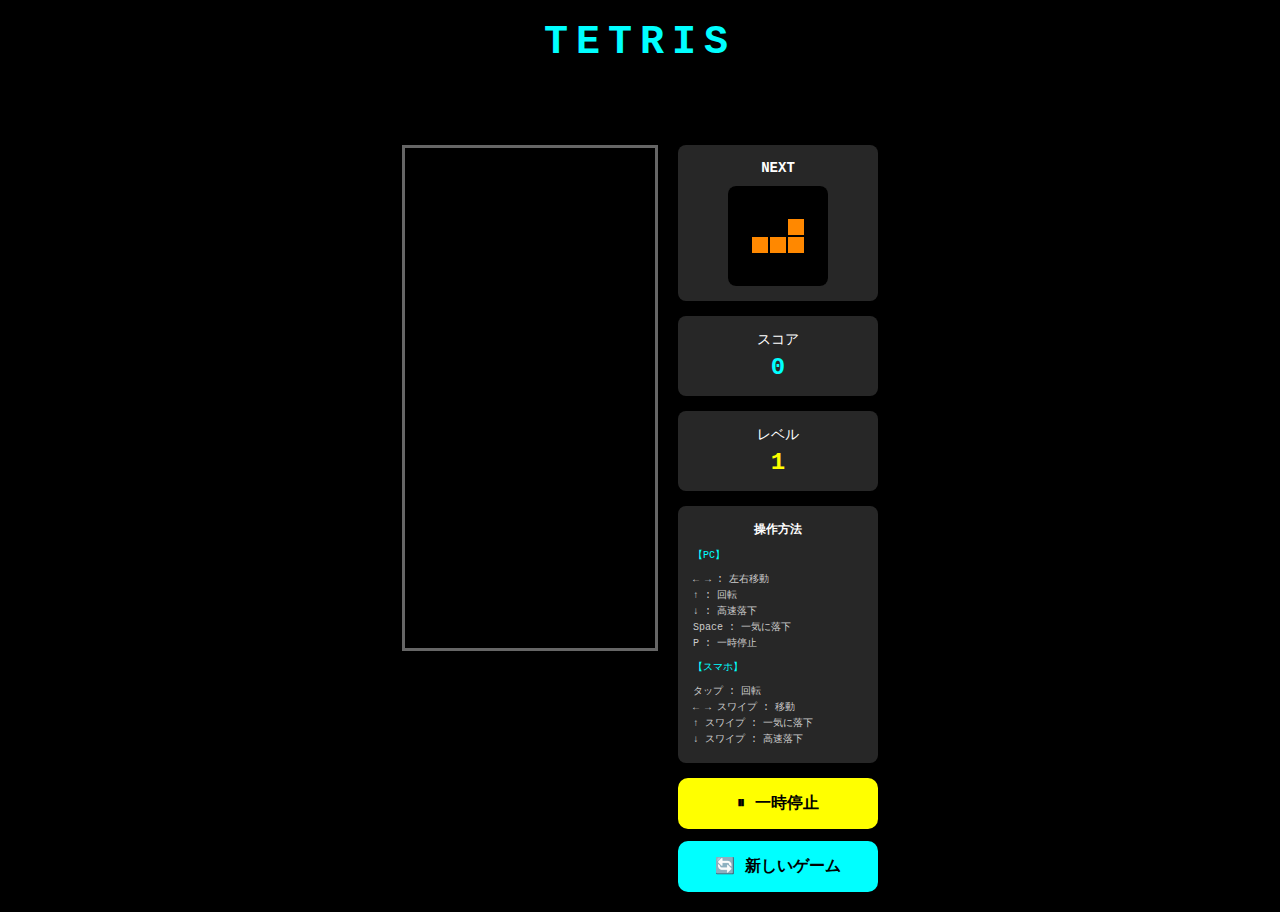
<file: tetris.html>
<!DOCTYPE html>
<html lang="ja">
<head>
    <meta charset="UTF-8">
    <meta name="viewport" content="width=device-width, initial-scale=1.0">
    <meta name="theme-color" content="#000000">
    <meta name="description" content="クラシックなテトリスゲーム">
    <link rel="manifest" href="manifest.json">
    <link rel="apple-touch-icon" href="icon-192.png">
    <title>TETRIS</title>
    <style>
        * {
            margin: 0;
            padding: 0;
            box-sizing: border-box;
        }

        body {
            background-color: #000;
            color: #fff;
            font-family: 'Courier New', monospace;
            display: flex;
            justify-content: center;
            align-items: center;
            min-height: 100vh;
            padding: 20px;
        }

        .game-container {
            display: flex;
            flex-direction: column;
            align-items: center;
            gap: 20px;
        }

        h1 {
            font-size: 40px;
            color: #00ffff;
            text-align: center;
            letter-spacing: 8px;
        }

        .action-display {
            min-height: 40px;
            display: flex;
            align-items: center;
            justify-content: center;
        }

        .action-text {
            font-size: 20px;
            font-weight: bold;
            color: #ffff00;
            background-color: rgba(128, 0, 128, 0.8);
            padding: 10px 20px;
            border-radius: 8px;
            animation: scaleIn 0.3s ease-out;
        }

        @keyframes scaleIn {
            from {
                transform: scale(0.8);
                opacity: 0;
            }
            to {
                transform: scale(1);
                opacity: 1;
            }
        }

        .game-area {
            display: flex;
            gap: 20px;
            align-items: flex-start;
        }

        #gameCanvas {
            border: 3px solid #666;
            background-color: #000;
            touch-action: none;
            user-select: none;
            -webkit-user-select: none;
        }

        .side-panel {
            display: flex;
            flex-direction: column;
            gap: 15px;
            width: 200px;
        }

        .panel-section {
            background-color: rgba(128, 128, 128, 0.3);
            padding: 15px;
            border-radius: 8px;
        }

        .panel-section h3 {
            font-size: 14px;
            color: #fff;
            margin-bottom: 10px;
            text-align: center;
        }

        #nextCanvas {
            display: block;
            margin: 0 auto;
            background-color: rgba(128, 128, 128, 0.2);
            border-radius: 8px;
        }

        .score-display {
            text-align: center;
        }

        .score-label {
            font-size: 14px;
            color: #fff;
            margin-bottom: 5px;
        }

        .score-value {
            font-size: 24px;
            font-weight: bold;
            color: #00ffff;
        }

        .level-value {
            color: #ffff00;
        }

        .controls-info {
            font-size: 10px;
            line-height: 1.6;
            color: #ccc;
        }

        .controls-info h4 {
            font-size: 12px;
            font-weight: bold;
            color: #fff;
            margin-bottom: 8px;
            text-align: center;
        }

        .button-group {
            display: flex;
            flex-direction: column;
            gap: 12px;
        }

        button {
            font-family: 'Courier New', monospace;
            font-size: 16px;
            font-weight: bold;
            padding: 15px;
            border: none;
            border-radius: 10px;
            cursor: pointer;
            transition: transform 0.1s, opacity 0.1s;
        }

        button:hover {
            transform: scale(1.05);
        }

        button:active {
            transform: scale(0.95);
        }

        .pause-button {
            background-color: #ffff00;
            color: #000;
        }

        .reset-button {
            background-color: #00ffff;
            color: #000;
        }

        .overlay {
            position: fixed;
            top: 0;
            left: 0;
            width: 100%;
            height: 100%;
            background-color: rgba(0, 0, 0, 0.95);
            display: flex;
            justify-content: center;
            align-items: center;
            z-index: 1000;
            cursor: pointer;
        }

        .overlay-content {
            background-color: #000;
            padding: 40px;
            border-radius: 12px;
            text-align: center;
            border: 3px solid;
        }

        .game-over-overlay {
            border-color: #ff0000;
        }

        .pause-overlay {
            border-color: #ffff00;
        }

        .overlay-title {
            font-size: 36px;
            font-weight: bold;
            margin-bottom: 20px;
        }

        .game-over-title {
            color: #ff0000;
        }

        .pause-title {
            color: #ffff00;
        }

        .overlay-score {
            font-size: 20px;
            color: #fff;
            margin-bottom: 20px;
        }

        .overlay-button {
            background-color: #00ffff;
            color: #000;
            font-size: 18px;
            padding: 15px 30px;
        }

        .hidden {
            display: none;
        }

        @media (max-width: 768px) {
            .game-area {
                flex-direction: column;
            }

            h1 {
                font-size: 30px;
            }
        }
    </style>
</head>
<body>
    <div class="game-container">
        <h1>TETRIS</h1>
        
        <div class="action-display" id="actionDisplay"></div>

        <div class="game-area">
            <canvas id="gameCanvas"></canvas>

            <div class="side-panel">
                <div class="panel-section">
                    <h3>NEXT</h3>
                    <canvas id="nextCanvas" width="100" height="100"></canvas>
                </div>

                <div class="panel-section score-display">
                    <div class="score-label">スコア</div>
                    <div class="score-value" id="scoreDisplay">0</div>
                </div>

                <div class="panel-section score-display">
                    <div class="score-label">レベル</div>
                    <div class="score-value level-value" id="levelDisplay">1</div>
                </div>

                <div class="panel-section controls-info">
                    <h4>操作方法</h4>
                    <div style="margin-bottom: 8px; color: #00ffff;">【PC】</div>
                    <div>← → : 左右移動</div>
                    <div>↑ : 回転</div>
                    <div>↓ : 高速落下</div>
                    <div>Space : 一気に落下</div>
                    <div>P : 一時停止</div>
                    <div style="margin-top: 8px; margin-bottom: 8px; color: #00ffff;">【スマホ】</div>
                    <div>タップ : 回転</div>
                    <div>← → スワイプ : 移動</div>
                    <div>↑ スワイプ : 一気に落下</div>
                    <div>↓ スワイプ : 高速落下</div>
                </div>

                <div class="button-group">
                    <button class="pause-button" id="pauseButton">⏸ 一時停止</button>
                    <button class="reset-button" id="resetButton">🔄 新しいゲーム</button>
                </div>
            </div>
        </div>
    </div>

    <div id="gameOverOverlay" class="overlay hidden">
        <div class="overlay-content game-over-overlay">
            <div class="overlay-title game-over-title">GAME OVER</div>
            <div class="overlay-score">最終スコア: <span id="finalScore">0</span></div>
            <button class="overlay-button" onclick="game.reset()">もう一度プレイ</button>
        </div>
    </div>

    <div id="pauseOverlay" class="overlay hidden">
        <div class="overlay-content pause-overlay">
            <div class="overlay-title pause-title">一時停止</div>
            <div class="overlay-score">タップまたはクリックで再開</div>
            <button class="overlay-button" onclick="game.togglePause()">▶ 再開</button>
        </div>
    </div>

    <script>
        const TETROMINO_TYPES = {
            I: {
                shape: [[1, 1, 1, 1]],
                color: '#00ffff'
            },
            O: {
                shape: [[1, 1], [1, 1]],
                color: '#ffff00'
            },
            T: {
                shape: [[0, 1, 0], [1, 1, 1]],
                color: '#800080'
            },
            S: {
                shape: [[0, 1, 1], [1, 1, 0]],
                color: '#00ff00'
            },
            Z: {
                shape: [[1, 1, 0], [0, 1, 1]],
                color: '#ff0000'
            },
            J: {
                shape: [[1, 0, 0], [1, 1, 1]],
                color: '#0000ff'
            },
            L: {
                shape: [[0, 0, 1], [1, 1, 1]],
                color: '#ff8800'
            }
        };

        class Tetromino {
            constructor(type) {
                this.type = type;
                this.shape = JSON.parse(JSON.stringify(TETROMINO_TYPES[type].shape));
                this.color = TETROMINO_TYPES[type].color;
                this.position = { x: 3, y: 0 };
            }

            rotate() {
                const newShape = [];
                const rows = this.shape.length;
                const cols = this.shape[0].length;

                for (let j = 0; j < cols; j++) {
                    const newRow = [];
                    for (let i = rows - 1; i >= 0; i--) {
                        newRow.push(this.shape[i][j]);
                    }
                    newShape.push(newRow);
                }

                const rotated = new Tetromino(this.type);
                rotated.shape = newShape;
                rotated.position = { ...this.position };
                return rotated;
            }

            clone() {
                const cloned = new Tetromino(this.type);
                cloned.shape = JSON.parse(JSON.stringify(this.shape));
                cloned.position = { ...this.position };
                return cloned;
            }
        }

        class TetrisGame {
            constructor() {
                this.BOARD_WIDTH = 10;
                this.BOARD_HEIGHT = 20;
                this.BLOCK_SIZE = 25;

                this.canvas = document.getElementById('gameCanvas');
                this.ctx = this.canvas.getContext('2d');
                this.canvas.width = this.BOARD_WIDTH * this.BLOCK_SIZE;
                this.canvas.height = this.BOARD_HEIGHT * this.BLOCK_SIZE;

                this.nextCanvas = document.getElementById('nextCanvas');
                this.nextCtx = this.nextCanvas.getContext('2d');

                this.board = [];
                this.currentPiece = null;
                this.nextPieceType = null;
                this.score = 0;
                this.level = 1;
                this.totalLinesCleared = 0;
                this.linesRemoved = 0;
                this.isGameOver = false;
                this.isPaused = false;
                this.lastAction = '';
                this.lastMoveWasRotation = false;

                this.pieceBag = [];
                this.gameTimer = null;

                this.setupControls();
                this.init();
            }

            init() {
                this.board = Array(this.BOARD_HEIGHT).fill(null).map(() => 
                    Array(this.BOARD_WIDTH).fill(null)
                );

                this.fillPieceBag();
                this.nextPieceType = this.getNextPiece();
                this.spawnNewPiece();
                this.startTimer();
                this.drawNext();
            }

            fillPieceBag() {
                const types = Object.keys(TETROMINO_TYPES);
                this.pieceBag = types.sort(() => Math.random() - 0.5);
            }

            getNextPiece() {
                if (this.pieceBag.length === 0) {
                    this.fillPieceBag();
                }
                return this.pieceBag.shift();
            }

            startTimer() {
                if (this.gameTimer) {
                    clearInterval(this.gameTimer);
                }
                const speed = Math.max(200, 700 - (this.level - 1) * 50);
                this.gameTimer = setInterval(() => this.tick(), speed);
            }

            tick() {
                if (!this.isPaused && !this.isGameOver) {
                    this.moveDown();
                }
            }

            spawnNewPiece() {
                if (this.isGameOver) return;

                const newPiece = new Tetromino(this.nextPieceType);
                this.nextPieceType = this.getNextPiece();
                this.drawNext();

                if (this.checkCollision(newPiece, 0, 0)) {
                    this.isGameOver = true;
                    clearInterval(this.gameTimer);
                    this.showGameOver();
                } else {
                    this.currentPiece = newPiece;
                }
            }

            checkCollision(piece, offsetX, offsetY) {
                for (let i = 0; i < piece.shape.length; i++) {
                    for (let j = 0; j < piece.shape[i].length; j++) {
                        if (piece.shape[i][j] === 1) {
                            const x = piece.position.x + j + offsetX;
                            const y = piece.position.y + i + offsetY;

                            if (x < 0 || x >= this.BOARD_WIDTH || y >= this.BOARD_HEIGHT) {
                                return true;
                            }

                            if (y >= 0 && this.board[y][x] !== null) {
                                return true;
                            }
                        }
                    }
                }
                return false;
            }

            moveDown() {
                if (!this.currentPiece || this.isGameOver) return;

                if (!this.checkCollision(this.currentPiece, 0, 1)) {
                    this.currentPiece.position.y++;
                    this.lastMoveWasRotation = false;
                } else {
                    this.lockPiece();
                }
                this.draw();
            }

            moveLeft() {
                if (!this.currentPiece || this.isPaused || this.isGameOver) return;

                if (!this.checkCollision(this.currentPiece, -1, 0)) {
                    this.currentPiece.position.x--;
                    this.lastMoveWasRotation = false;
                    this.draw();
                }
            }

            moveRight() {
                if (!this.currentPiece || this.isPaused || this.isGameOver) return;

                if (!this.checkCollision(this.currentPiece, 1, 0)) {
                    this.currentPiece.position.x++;
                    this.lastMoveWasRotation = false;
                    this.draw();
                }
            }

            rotate() {
                if (!this.currentPiece || this.isPaused || this.isGameOver) return;

                const rotated = this.currentPiece.rotate();
                
                if (!this.checkCollision(rotated, 0, 0)) {
                    this.currentPiece = rotated;
                    this.lastMoveWasRotation = true;
                    this.draw();
                    return;
                }

                // Super Rotation System (SRS) - 壁キック
                const kickTests = [
                    [-1, 0], [1, 0], [0, -1], [-1, -1], [1, -1]
                ];

                for (const [kickX, kickY] of kickTests) {
                    const kicked = rotated.clone();
                    kicked.position.x += kickX;
                    kicked.position.y += kickY;

                    if (!this.checkCollision(kicked, 0, 0)) {
                        this.currentPiece = kicked;
                        this.lastMoveWasRotation = true;
                        this.draw();
                        return;
                    }
                }
            }

            hardDrop() {
                if (!this.currentPiece || this.isPaused || this.isGameOver) return;

                while (!this.checkCollision(this.currentPiece, 0, 1)) {
                    this.currentPiece.position.y++;
                }
                this.lastMoveWasRotation = false;
                this.lockPiece();
                this.draw();
            }

            lockPiece() {
                if (!this.currentPiece) return;

                const isTSpin = this.checkTSpin(this.currentPiece);

                // ボードにピースを固定
                for (let i = 0; i < this.currentPiece.shape.length; i++) {
                    for (let j = 0; j < this.currentPiece.shape[i].length; j++) {
                        if (this.currentPiece.shape[i][j] === 1) {
                            const x = this.currentPiece.position.x + j;
                            const y = this.currentPiece.position.y + i;
                            if (y >= 0 && y < this.BOARD_HEIGHT && x >= 0 && x < this.BOARD_WIDTH) {
                                this.board[y][x] = this.currentPiece.color;
                            }
                        }
                    }
                }

                const linesCleared = this.clearLines();

                // Tスピンボーナス
                if (isTSpin && linesCleared > 0) {
                    const bonus = linesCleared * 400 * this.level;
                    this.score += bonus;
                    const spinType = linesCleared === 1 ? 'SINGLE' : linesCleared === 2 ? 'DOUBLE' : 'TRIPLE';
                    this.showAction(`T-SPIN ${spinType}! +${bonus}`);
                } else if (linesCleared === 4) {
                    // テトリス（4ライン同時消し）ボーナス
                    const bonus = 800 * this.level;
                    this.score += bonus;
                    this.showAction(`TETRIS! +${bonus}`);
                }

                this.updateDisplay();
                this.lastMoveWasRotation = false;
                this.spawnNewPiece();
            }

            checkTSpin(piece) {
                if (piece.type !== 'T' || !this.lastMoveWasRotation) {
                    return false;
                }

                const x = piece.position.x;
                const y = piece.position.y;

                // T字ブロックの4つの角の座標（3x3グリッド基準）
                const corners = [
                    [x, y],
                    [x + 2, y],
                    [x, y + 2],
                    [x + 2, y + 2]
                ];

                let filledCorners = 0;
                for (const [cx, cy] of corners) {
                    if (cx < 0 || cx >= this.BOARD_WIDTH || cy < 0 || cy >= this.BOARD_HEIGHT) {
                        filledCorners++;
                    } else if (cy >= 0 && cy < this.BOARD_HEIGHT && cx >= 0 && cx < this.BOARD_WIDTH && this.board[cy][cx] !== null) {
                        filledCorners++;
                    }
                }

                return filledCorners >= 3;
            }

            clearLines() {
                let linesCleared = 0;
                const newBoard = [];

                for (let row of this.board) {
                    if (!row.every(cell => cell !== null)) {
                        newBoard.push(row);
                    } else {
                        linesCleared++;
                    }
                }

                while (newBoard.length < this.BOARD_HEIGHT) {
                    newBoard.unshift(Array(this.BOARD_WIDTH).fill(null));
                }

                this.board = newBoard;

                // スコア計算（JSコード参照）
                if (linesCleared > 0) {
                    let lineScore = 25;
                    if (linesCleared === 2) lineScore = 100;
                    else if (linesCleared === 3) lineScore = 400;
                    else if (linesCleared === 4) lineScore = 1600;

                    this.score += lineScore * (this.level + 1);
                    this.linesRemoved += linesCleared;

                    // レベルアップロジック
                    this.totalLinesCleared += linesCleared;
                    const newLevel = Math.floor(this.linesRemoved / 10) + 1;

                    if (newLevel > this.level) {
                        this.level = newLevel;
                        this.startTimer();
                    }
                }

                return linesCleared;
            }

            showAction(text) {
                this.lastAction = text;
                const display = document.getElementById('actionDisplay');
                display.innerHTML = `<div class="action-text">${text}</div>`;

                setTimeout(() => {
                    display.innerHTML = '';
                }, 3000);
            }

            updateDisplay() {
                document.getElementById('scoreDisplay').textContent = this.score.toLocaleString();
                document.getElementById('levelDisplay').textContent = this.level;
            }

            getGhostPosition() {
                if (!this.currentPiece) return null;

                const ghost = this.currentPiece.clone();
                while (!this.checkCollision(ghost, 0, 1)) {
                    ghost.position.y++;
                }
                return ghost;
            }

            draw() {
                // ボードをクリア
                this.ctx.fillStyle = '#000';
                this.ctx.fillRect(0, 0, this.canvas.width, this.canvas.height);

                // ボード上の固定されたブロックを描画
                for (let y = 0; y < this.BOARD_HEIGHT; y++) {
                    for (let x = 0; x < this.BOARD_WIDTH; x++) {
                        if (this.board[y][x]) {
                            this.drawBlock(x, y, this.board[y][x]);
                        } else {
                            this.drawEmptyBlock(x, y);
                        }
                    }
                }

                // ゴースト（影）を描画
                if (this.currentPiece) {
                    const ghost = this.getGhostPosition();
                    if (ghost) {
                        for (let i = 0; i < ghost.shape.length; i++) {
                            for (let j = 0; j < ghost.shape[i].length; j++) {
                                if (ghost.shape[i][j] === 1) {
                                    const x = ghost.position.x + j;
                                    const y = ghost.position.y + i;
                                    if (y >= 0) {
                                        this.ctx.fillStyle = this.currentPiece.color + '40';
                                        this.ctx.fillRect(
                                            x * this.BLOCK_SIZE,
                                            y * this.BLOCK_SIZE,
                                            this.BLOCK_SIZE,
                                            this.BLOCK_SIZE
                                        );
                                        this.ctx.strokeStyle = this.currentPiece.color + '80';
                                        this.ctx.strokeRect(
                                            x * this.BLOCK_SIZE,
                                            y * this.BLOCK_SIZE,
                                            this.BLOCK_SIZE,
                                            this.BLOCK_SIZE
                                        );
                                    }
                                }
                            }
                        }
                    }

                    // 現在のピースを描画
                    for (let i = 0; i < this.currentPiece.shape.length; i++) {
                        for (let j = 0; j < this.currentPiece.shape[i].length; j++) {
                            if (this.currentPiece.shape[i][j] === 1) {
                                const x = this.currentPiece.position.x + j;
                                const y = this.currentPiece.position.y + i;
                                if (y >= 0) {
                                    this.drawBlock(x, y, this.currentPiece.color);
                                }
                            }
                        }
                    }
                }
            }

            drawBlock(x, y, color) {
                this.ctx.fillStyle = color;
                this.ctx.fillRect(
                    x * this.BLOCK_SIZE,
                    y * this.BLOCK_SIZE,
                    this.BLOCK_SIZE,
                    this.BLOCK_SIZE
                );
                this.ctx.strokeStyle = '#000';
                this.ctx.lineWidth = 1;
                this.ctx.strokeRect(
                    x * this.BLOCK_SIZE,
                    y * this.BLOCK_SIZE,
                    this.BLOCK_SIZE,
                    this.BLOCK_SIZE
                );
            }

            drawEmptyBlock(x, y) {
                this.ctx.fillStyle = 'rgba(128, 128, 128, 0.2)';
                this.ctx.fillRect(
                    x * this.BLOCK_SIZE,
                    y * this.BLOCK_SIZE,
                    this.BLOCK_SIZE,
                    this.BLOCK_SIZE
                );
                this.ctx.strokeStyle = '#000';
                this.ctx.lineWidth = 1;
                this.ctx.strokeRect(
                    x * this.BLOCK_SIZE,
                    y * this.BLOCK_SIZE,
                    this.BLOCK_SIZE,
                    this.BLOCK_SIZE
                );
            }

            drawNext() {
                // キャンバスをクリア
                this.nextCtx.fillStyle = '#000';
                this.nextCtx.fillRect(0, 0, this.nextCanvas.width, this.nextCanvas.height);

                if (!this.nextPieceType) return;

                const nextPiece = new Tetromino(this.nextPieceType);
                const blockSize = 18;
                const shape = nextPiece.shape;
                
                const totalWidth = shape[0].length * blockSize;
                const totalHeight = shape.length * blockSize;
                const offsetX = (this.nextCanvas.width - totalWidth) / 2;
                const offsetY = (this.nextCanvas.height - totalHeight) / 2;

                for (let i = 0; i < shape.length; i++) {
                    for (let j = 0; j < shape[i].length; j++) {
                        if (shape[i][j] === 1) {
                            this.nextCtx.fillStyle = nextPiece.color;
                            this.nextCtx.fillRect(
                                offsetX + j * blockSize,
                                offsetY + i * blockSize,
                                blockSize,
                                blockSize
                            );
                            this.nextCtx.strokeStyle = '#000';
                            this.nextCtx.lineWidth = 2;
                            this.nextCtx.strokeRect(
                                offsetX + j * blockSize,
                                offsetY + i * blockSize,
                                blockSize,
                                blockSize
                            );
                        }
                    }
                }
            }

            togglePause() {
                if (this.isGameOver) return;

                this.isPaused = !this.isPaused;
                const pauseOverlay = document.getElementById('pauseOverlay');
                const pauseButton = document.getElementById('pauseButton');

                if (this.isPaused) {
                    pauseOverlay.classList.remove('hidden');
                    pauseButton.textContent = '▶ 再開';
                    // オーバーレイクリックで再開
                    pauseOverlay.onclick = () => this.togglePause();
                } else {
                    pauseOverlay.classList.add('hidden');
                    pauseButton.textContent = '⏸ 一時停止';
                    pauseOverlay.onclick = null;
                }
            }

            showGameOver() {
                document.getElementById('finalScore').textContent = this.score.toLocaleString();
                document.getElementById('gameOverOverlay').classList.remove('hidden');
            }

            reset() {
                clearInterval(this.gameTimer);
                
                this.score = 0;
                this.level = 1;
                this.totalLinesCleared = 0;
                this.linesRemoved = 0;
                this.isGameOver = false;
                this.isPaused = false;
                this.lastAction = '';
                this.pieceBag = [];

                document.getElementById('gameOverOverlay').classList.add('hidden');
                document.getElementById('pauseOverlay').classList.add('hidden');
                document.getElementById('actionDisplay').innerHTML = '';
                document.getElementById('pauseButton').textContent = '⏸ 一時停止';

                this.init();
                this.updateDisplay();
                this.draw();
            }

            setupControls() {
                // キーボード操作
                document.addEventListener('keydown', (e) => {
                    if (this.isGameOver) return;

                    switch(e.key) {
                        case 'ArrowLeft':
                            e.preventDefault();
                            this.moveLeft();
                            break;
                        case 'ArrowRight':
                            e.preventDefault();
                            this.moveRight();
                            break;
                        case 'ArrowUp':
                            e.preventDefault();
                            this.rotate();
                            break;
                        case 'ArrowDown':
                            e.preventDefault();
                            if (!this.isPaused) {
                                this.moveDown();
                            }
                            break;
                        case ' ':
                            e.preventDefault();
                            this.hardDrop();
                            break;
                        case 'p':
                        case 'P':
                            e.preventDefault();
                            this.togglePause();
                            break;
                    }
                });

                // タッチ操作
                let touchStartX = 0;
                let touchStartY = 0;
                let touchStartTime = 0;
                const minSwipeDistance = 30;
                const tapMaxDuration = 200;

                this.canvas.addEventListener('touchstart', (e) => {
                    if (this.isGameOver || this.isPaused) return;
                    
                    e.preventDefault();
                    const touch = e.touches[0];
                    touchStartX = touch.clientX;
                    touchStartY = touch.clientY;
                    touchStartTime = Date.now();
                });

                this.canvas.addEventListener('touchend', (e) => {
                    if (this.isGameOver || this.isPaused) return;
                    
                    e.preventDefault();
                    const touch = e.changedTouches[0];
                    const touchEndX = touch.clientX;
                    const touchEndY = touch.clientY;
                    const touchDuration = Date.now() - touchStartTime;

                    const deltaX = touchEndX - touchStartX;
                    const deltaY = touchEndY - touchStartY;
                    const absDeltaX = Math.abs(deltaX);
                    const absDeltaY = Math.abs(deltaY);

                    // タップ判定（回転）
                    if (absDeltaX < minSwipeDistance && absDeltaY < minSwipeDistance && touchDuration < tapMaxDuration) {
                        this.rotate();
                        return;
                    }

                    // スワイプ判定
                    if (absDeltaX > absDeltaY) {
                        // 横方向のスワイプ
                        if (deltaX < 0) {
                            this.moveLeft();
                        } else {
                            this.moveRight();
                        }
                    } else {
                        // 縦方向のスワイプ
                        if (deltaY < 0) {
                            // 上スワイプ - ハードドロップ
                            this.hardDrop();
                        } else {
                            // 下スワイプ - 高速落下
                            this.moveDown();
                        }
                    }
                });

                // タッチ移動中のデフォルト動作を防止
                this.canvas.addEventListener('touchmove', (e) => {
                    e.preventDefault();
                }, { passive: false });

                document.getElementById('pauseButton').addEventListener('click', () => {
                    this.togglePause();
                });

                document.getElementById('resetButton').addEventListener('click', () => {
                    this.reset();
                });
            }
        }

        // ゲーム開始
        const game = new TetrisGame();

        // Service Worker登録
        if ('serviceWorker' in navigator) {
            window.addEventListener('load', () => {
                navigator.serviceWorker.register('sw.js')
                    .then(registration => {
                        console.log('Service Worker registered:', registration);
                    })
                    .catch(error => {
                        console.log('Service Worker registration failed:', error);
                    });
            });
        }
    </script>
</body>
</html>
</file>
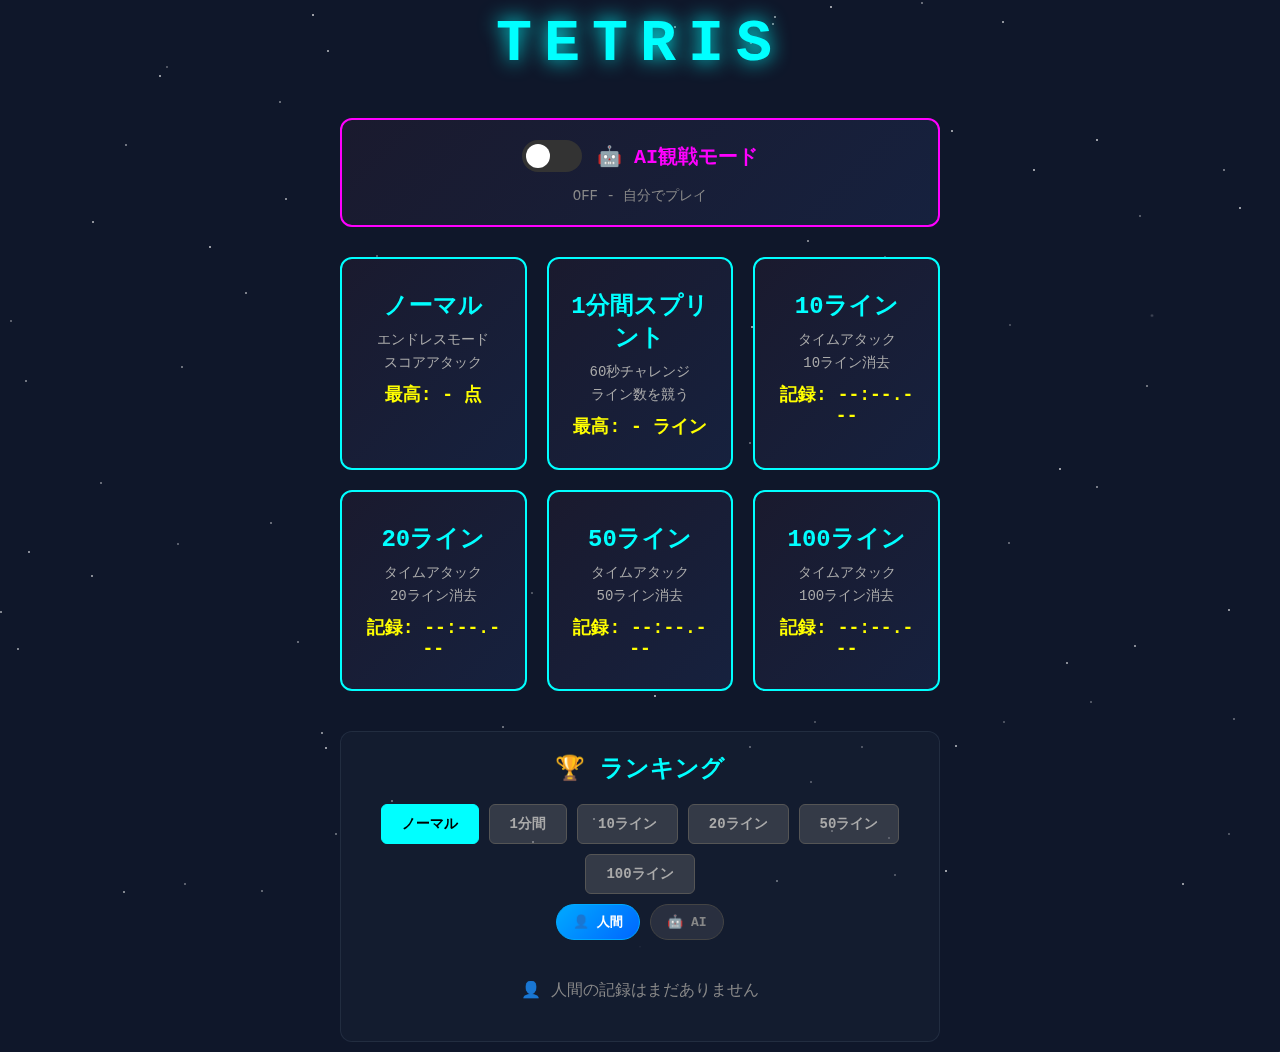
<file: tetris_ai.html>
<!DOCTYPE html>
<html lang="ja">
<head>
    <meta charset="UTF-8">
    <meta name="viewport" content="width=device-width, initial-scale=1.0, maximum-scale=1.0, user-scalable=no">
    <meta name="theme-color" content="#000000">
    <meta name="description" content="クラシックなテトリスゲーム">
    <link rel="manifest" href="manifest.json">
    <link rel="apple-touch-icon" href="icon-192.png">
    <title>TETRIS</title>
    <style>
        * {
            margin: 0;
            padding: 0;
            box-sizing: border-box;
        }

        /* iOS ダブルタップズーム防止 */
        html {
            touch-action: manipulation;
            -webkit-text-size-adjust: 100%;
        }

        body {
            background-color: #0f172a;
            background-image: 
                radial-gradient(2px 2px at 20% 30%, rgba(255, 255, 255, 0.3), transparent),
                radial-gradient(2px 2px at 60% 70%, rgba(255, 255, 255, 0.2), transparent),
                radial-gradient(1px 1px at 50% 50%, rgba(255, 255, 255, 0.3), transparent),
                radial-gradient(1px 1px at 80% 10%, rgba(255, 255, 255, 0.2), transparent),
                radial-gradient(2px 2px at 90% 60%, rgba(255, 255, 255, 0.15), transparent),
                radial-gradient(1px 1px at 33% 85%, rgba(255, 255, 255, 0.2), transparent),
                radial-gradient(1px 1px at 75% 40%, rgba(255, 255, 255, 0.3), transparent),
                radial-gradient(1px 1px at 15% 65%, rgba(255, 255, 255, 0.2), transparent),
                radial-gradient(2px 2px at 45% 15%, rgba(255, 255, 255, 0.25), transparent),
                radial-gradient(1px 1px at 95% 85%, rgba(255, 255, 255, 0.2), transparent),
                radial-gradient(1px 1px at 25% 45%, rgba(255, 255, 255, 0.15), transparent),
                radial-gradient(2px 2px at 70% 90%, rgba(255, 255, 255, 0.25), transparent);
            background-size: 200% 200%;
            background-position: 0% 0%;
            color: #fff;
            font-family: 'Courier New', monospace;
            display: flex;
            justify-content: center;
            align-items: flex-start;
            min-height: 100vh;
            padding: 10px;
            overflow-y: auto;
            position: relative;
        }

        /* 星座風背景 */
        .stars-background {
            position: fixed;
            top: 0;
            left: 0;
            width: 100%;
            height: 100%;
            z-index: -1;
            overflow: hidden;
        }

        .star {
            position: absolute;
            width: 2px;
            height: 2px;
            background: white;
            border-radius: 50%;
            opacity: 0.6;
            animation: twinkle 3s infinite;
        }

        @keyframes twinkle {
            0%, 100% { opacity: 0.3; }
            50% { opacity: 0.8; }
        }

        .constellation-line {
            position: absolute;
            height: 1px;
            background: linear-gradient(90deg, 
                rgba(100, 200, 255, 0) 0%, 
                rgba(100, 200, 255, 0.3) 50%, 
                rgba(100, 200, 255, 0) 100%);
            transform-origin: left center;
        }

        .shooting-star {
            position: absolute;
            width: 2px;
            height: 2px;
            background: white;
            border-radius: 50%;
            box-shadow: 0 0 10px 2px rgba(255, 255, 255, 0.5);
            animation: shoot 3s linear infinite;
            opacity: 0;
        }

        @keyframes shoot {
            0% {
                opacity: 0;
                transform: translateX(0) translateY(0);
            }
            10% {
                opacity: 1;
            }
            90% {
                opacity: 0.5;
            }
            100% {
                opacity: 0;
                transform: translateX(300px) translateY(300px);
            }
        }

        .game-container {
            display: flex;
            flex-direction: column;
            align-items: center;
            gap: 20px;
        }

        h1 {
            font-size: 40px;
            color: #00ffff;
            text-align: center;
            letter-spacing: 8px;
        }

        .action-display {
            min-height: 40px;
            display: flex;
            align-items: center;
            justify-content: center;
        }

        .action-text {
            font-size: 20px;
            font-weight: bold;
            color: #ffff00;
            background-color: rgba(128, 0, 128, 0.8);
            padding: 10px 20px;
            border-radius: 8px;
            animation: scaleIn 0.3s ease-out;
        }

        @keyframes scaleIn {
            from {
                transform: scale(0.8);
                opacity: 0;
            }
            to {
                transform: scale(1);
                opacity: 1;
            }
        }

        .game-area {
            display: flex;
            gap: 20px;
            align-items: flex-start;
        }

        #gameCanvas {
            border: 3px solid #475569;
            background-color: #1e293b;
            touch-action: none;
            user-select: none;
            -webkit-user-select: none;
        }

        .side-panel {
            display: flex;
            flex-direction: column;
            gap: 15px;
            width: 200px;
        }

        .panel-section {
            background-color: rgba(30, 41, 59, 0.4);
            padding: 15px;
            border-radius: 8px;
            border: 1px solid rgba(71, 85, 105, 0.3);
        }

        .panel-section h3 {
            font-size: 14px;
            color: #fff;
            margin-bottom: 10px;
            text-align: center;
        }

        #nextCanvas {
            display: block;
            margin: 0 auto;
            background-color: rgba(128, 128, 128, 0.2);
            border-radius: 8px;
        }

        .score-display {
            text-align: center;
        }

        .score-label {
            font-size: 14px;
            color: #fff;
            margin-bottom: 5px;
        }

        .score-value {
            font-size: 24px;
            font-weight: bold;
            color: #00ffff;
        }

        .level-value {
            color: #ffff00;
        }

        .controls-info {
            font-size: 10px;
            line-height: 1.6;
            color: #ccc;
        }

        .controls-info h4 {
            font-size: 12px;
            font-weight: bold;
            color: #fff;
            margin-bottom: 8px;
            text-align: center;
        }

        .button-group {
            display: flex;
            flex-direction: column;
            gap: 12px;
        }

        .button-group button {
            flex: 1;
        }

        /* 操作切り替えトグル */
        #controlTogglePanel {
            padding: 10px;
        }

        #controlTogglePanel h3 {
            font-size: 12px;
            margin-bottom: 8px;
        }

        .toggle-container {
            display: flex;
            align-items: center;
            justify-content: center;
            gap: 10px;
        }

        .toggle-label {
            position: relative;
            display: inline-block;
            width: 50px;
            height: 24px;
        }

        .toggle-label input {
            opacity: 0;
            width: 0;
            height: 0;
        }

        .toggle-slider {
            position: absolute;
            cursor: pointer;
            top: 0;
            left: 0;
            right: 0;
            bottom: 0;
            background-color: #555;
            transition: 0.3s;
            border-radius: 24px;
        }

        .toggle-slider:before {
            position: absolute;
            content: "";
            height: 18px;
            width: 18px;
            left: 3px;
            bottom: 3px;
            background-color: white;
            transition: 0.3s;
            border-radius: 50%;
        }

        input:checked + .toggle-slider {
            background-color: #00ffff;
        }

        input:checked + .toggle-slider:before {
            transform: translateX(26px);
        }

        .toggle-text {
            font-size: 12px;
            color: #aaa;
        }

        /* スワイプ操作説明 */
        .swipe-instructions {
            margin-top: 10px;
            padding: 8px;
            background: rgba(15, 23, 42, 0.3);
            border-radius: 6px;
            font-size: 10px;
            color: #888;
            line-height: 1.6;
        }

        .swipe-instructions.hidden {
            display: none;
        }

        .swipe-title {
            color: #aaa;
            font-weight: bold;
            margin-bottom: 4px;
            font-size: 11px;
        }

        /* ボタン操作パネル */
        .button-controls {
            position: fixed;
            bottom: 20px;
            right: 30px;
            display: flex;
            justify-content: flex-end;
            z-index: 100;
            pointer-events: none;
        }

        .dpad-container {
            pointer-events: auto;
        }

        /* 十字キー */
        .dpad {
            display: flex;
            flex-direction: column;
            gap: 0;
        }

        .dpad-row {
            display: flex;
            gap: 0;
        }

        .dpad-btn {
            width: 50px;
            height: 50px;
            background: rgba(58, 58, 58, 0.35);
            border: 2px solid rgba(120, 120, 120, 0.8);
            color: rgba(255, 255, 255, 0.95);
            font-size: 20px;
            cursor: pointer;
            transition: all 0.1s;
            user-select: none;
            -webkit-user-select: none;
            display: flex;
            align-items: center;
            justify-content: center;
            /* iOS連打対策 */
            touch-action: manipulation;
            -webkit-tap-highlight-color: transparent;
        }

        .dpad-btn:active {
            background: rgba(80, 80, 80, 0.6);
            transform: scale(0.95);
        }

        .dpad-empty {
            width: 50px;
            height: 50px;
        }

        .dpad-center {
            width: 50px;
            height: 50px;
            background: rgba(26, 26, 26, 0.35);
            border: 2px solid rgba(120, 120, 120, 0.8);
            border-radius: 50%;
        }

        .dpad-center-btn {
            width: 50px;
            height: 50px;
            background: rgba(26, 26, 26, 0.35);
            border: 2px solid rgba(120, 120, 120, 0.8);
            border-radius: 50%;
            color: rgba(255, 255, 255, 0.95);
            font-size: 20px;
            cursor: pointer;
            transition: all 0.1s;
            user-select: none;
            -webkit-user-select: none;
            display: flex;
            align-items: center;
            justify-content: center;
            /* iOS連打対策 */
            touch-action: manipulation;
            -webkit-tap-highlight-color: transparent;
        }

        .dpad-center-btn:active {
            background: rgba(80, 80, 80, 0.6);
            transform: scale(0.95);
        }

        /* ネオン効果 */
        .neon-glow {
            box-shadow: 
                0 0 5px currentColor,
                0 0 10px currentColor,
                0 0 20px currentColor,
                inset 0 0 5px rgba(255, 255, 255, 0.2);
        }

        /* ライン消去エフェクト */
        @keyframes lineFlash {
            0%, 100% { opacity: 1; }
            50% { opacity: 0.3; }
        }

        @keyframes lineClear {
            0% { 
                transform: scaleX(1);
                opacity: 1;
            }
            50% {
                transform: scaleX(1.1);
                opacity: 0.5;
            }
            100% { 
                transform: scaleX(0);
                opacity: 0;
            }
        }

        button {
            font-family: 'Courier New', monospace;
            font-size: 16px;
            font-weight: bold;
            padding: 15px;
            border: none;
            border-radius: 10px;
            cursor: pointer;
            transition: transform 0.1s, opacity 0.1s;
            /* iOS連打対策 */
            touch-action: manipulation;
            -webkit-tap-highlight-color: transparent;
            user-select: none;
            -webkit-user-select: none;
        }

        button:hover {
            transform: scale(1.05);
        }

        button:active {
            transform: scale(0.95);
        }

        .pause-button {
            background-color: #ffff00;
            color: #000;
        }

        .reset-button {
            background-color: #00ffff;
            color: #000;
        }

        .overlay {
            position: fixed;
            top: 0;
            left: 0;
            width: 100%;
            height: 100%;
            background-color: rgba(15, 23, 42, 0.75);
            display: flex;
            justify-content: center;
            align-items: center;
            z-index: 1000;
            cursor: pointer;
        }

        .overlay-content {
            background-color: #1e293b;
            padding: 40px;
            border-radius: 12px;
            text-align: center;
            border: 3px solid;
        }

        .game-over-overlay {
            border-color: #ff0000;
        }

        .pause-overlay {
            border-color: #ffff00;
        }

        .overlay-title {
            font-size: 36px;
            font-weight: bold;
            margin-bottom: 20px;
        }

        .game-over-title {
            color: #ff0000;
        }

        .pause-title {
            color: #ffff00;
        }

        .overlay-score {
            font-size: 20px;
            color: #fff;
            margin-bottom: 20px;
        }

        .overlay-button {
            background-color: #00ffff;
            color: #000;
            font-size: 18px;
            padding: 15px 30px;
        }

        .hidden {
            display: none;
        }

        /* ホーム画面 */
        .home-screen {
            max-width: 600px;
            width: 100%;
            text-align: center;
        }

        .home-title {
            font-size: 60px;
            color: #00ffff;
            letter-spacing: 12px;
            margin-bottom: 40px;
            text-shadow: 0 0 20px #00ffff;
        }

        .mode-selection {
            display: grid;
            grid-template-columns: repeat(3, 1fr);
            gap: 20px;
            margin-bottom: 40px;
        }

        .mode-button {
            background: linear-gradient(135deg, #1a1a2e, #16213e);
            border: 2px solid #00ffff;
            padding: 30px 20px;
            border-radius: 12px;
            cursor: pointer;
            transition: all 0.3s;
        }

        .mode-button:hover {
            transform: translateY(-5px);
            border-color: #ffff00;
            box-shadow: 0 5px 20px rgba(0, 255, 255, 0.3);
        }

        .mode-button h2 {
            color: #00ffff;
            font-size: 24px;
            margin-bottom: 10px;
        }

        .mode-button p {
            color: #aaa;
            font-size: 14px;
            margin: 5px 0;
        }

        .mode-button .best-time {
            color: #ffff00;
            font-size: 18px;
            margin-top: 10px;
            font-weight: bold;
        }

        /* AI観戦モードトグル */
        .ai-toggle-container {
            display: flex;
            align-items: center;
            justify-content: center;
            gap: 15px;
            margin-bottom: 30px;
            padding: 20px;
            background: linear-gradient(135deg, #1a1a2e, #16213e);
            border: 2px solid #ff00ff;
            border-radius: 12px;
            flex-wrap: wrap;
        }

        .ai-toggle-label {
            position: relative;
            width: 60px;
            height: 32px;
            cursor: pointer;
        }

        .ai-toggle-label input {
            opacity: 0;
            width: 0;
            height: 0;
        }

        .ai-toggle-slider {
            position: absolute;
            top: 0;
            left: 0;
            right: 0;
            bottom: 0;
            background-color: #333;
            border-radius: 32px;
            transition: 0.3s;
        }

        .ai-toggle-slider:before {
            position: absolute;
            content: "";
            height: 24px;
            width: 24px;
            left: 4px;
            bottom: 4px;
            background-color: white;
            border-radius: 50%;
            transition: 0.3s;
        }

        .ai-toggle-label input:checked + .ai-toggle-slider {
            background: linear-gradient(135deg, #ff00ff, #8800ff);
            box-shadow: 0 0 15px rgba(255, 0, 255, 0.5);
        }

        .ai-toggle-label input:checked + .ai-toggle-slider:before {
            transform: translateX(28px);
        }

        .ai-toggle-text {
            color: #ff00ff;
            font-size: 20px;
            font-weight: bold;
        }

        .ai-toggle-desc {
            color: #888;
            font-size: 14px;
            width: 100%;
            text-align: center;
        }

        .ai-toggle-desc.active {
            color: #ff00ff;
        }

        .rankings {
            background: rgba(30, 41, 59, 0.3);
            padding: 20px;
            border-radius: 12px;
            margin-top: 20px;
            border: 1px solid rgba(71, 85, 105, 0.3);
        }

        .rankings h3 {
            color: #00ffff;
            font-size: 24px;
            margin-bottom: 20px;
        }

        .ranking-tabs {
            display: flex;
            gap: 10px;
            margin-bottom: 10px;
            justify-content: center;
            flex-wrap: wrap;
        }

        .ranking-tab {
            background: rgba(128, 128, 128, 0.3);
            color: #aaa;
            border: 1px solid #555;
            padding: 10px 20px;
            border-radius: 6px;
            cursor: pointer;
            font-size: 14px;
            transition: all 0.3s;
        }

        .ranking-tab.active {
            background: #00ffff;
            color: #000;
            border-color: #00ffff;
        }

        .ranking-subtabs {
            display: flex;
            gap: 10px;
            margin-bottom: 20px;
            justify-content: center;
        }

        .ranking-subtab {
            background: rgba(128, 128, 128, 0.2);
            color: #888;
            border: 1px solid #444;
            padding: 8px 16px;
            border-radius: 20px;
            cursor: pointer;
            font-size: 13px;
            transition: all 0.3s;
        }

        .ranking-subtab.active {
            background: linear-gradient(135deg, #ff00ff, #8800ff);
            color: #fff;
            border-color: #ff00ff;
        }

        .ranking-subtab:first-child.active {
            background: linear-gradient(135deg, #00aaff, #0066ff);
            border-color: #00aaff;
        }

        .ranking-list {
            text-align: left;
        }

        .ranking-item {
            display: flex;
            justify-content: space-between;
            padding: 12px;
            margin: 8px 0;
            background: rgba(30, 41, 59, 0.5);
            border-radius: 6px;
            border-left: 3px solid #00ffff;
        }

        .ranking-item .rank {
            color: #ffff00;
            font-weight: bold;
            min-width: 40px;
        }

        .ranking-item .time {
            color: #00ffff;
            font-weight: bold;
        }

        .ranking-item .date {
            color: #888;
            font-size: 12px;
        }

        /* タイム表示 */
        .time-display {
            font-size: 18px;
            color: #ffff00;
            font-weight: bold;
            text-align: center;
            margin-bottom: 10px;
        }

        .mode-info {
            font-size: 14px;
            color: #00ffff;
            text-align: center;
            margin-bottom: 10px;
        }

        @media (max-width: 768px) {
            .home-title {
                font-size: 40px;
                letter-spacing: 8px;
                margin-bottom: 30px;
            }

            .mode-selection {
                grid-template-columns: repeat(2, 1fr);
                gap: 15px;
            }

            .mode-button {
                padding: 20px 15px;
            }

            .mode-button h2 {
                font-size: 20px;
            }

            .ranking-tabs {
                flex-wrap: wrap;
                gap: 5px;
            }

            .ranking-tab {
                padding: 8px 12px;
                font-size: 12px;
            }
        }

        @media (max-width: 768px) {
            body {
                padding: 5px;
                align-items: flex-start;
            }

            .game-container {
                gap: 10px;
                width: 100%;
                max-height: 100vh;
                padding-bottom: 180px; /* ボタン操作スペース確保 */
            }

            h1 {
                font-size: 24px;
                letter-spacing: 4px;
                margin-top: 5px;
            }

            .action-display {
                min-height: 30px;
            }

            .action-text {
                font-size: 14px;
                padding: 6px 12px;
            }

            .game-area {
                flex-direction: row;
                align-items: flex-start;
                width: 100%;
                gap: 8px;
                justify-content: center;
            }

            #gameCanvas {
                flex-shrink: 0;
            }

            .side-panel {
                width: auto;
                min-width: 100px;
                gap: 8px;
                flex-shrink: 1;
            }

            .panel-section {
                padding: 8px;
            }

            .panel-section h3 {
                font-size: 10px;
                margin-bottom: 4px;
            }

            #nextCanvas {
                width: 80px;
                height: 80px;
            }

            .score-label {
                font-size: 10px;
                margin-bottom: 2px;
            }

            .score-value {
                font-size: 16px;
            }

            .button-group {
                gap: 6px;
            }

            button {
                font-size: 11px;
                padding: 8px 6px;
            }

            .overlay-content {
                padding: 20px;
                margin: 10px;
            }

            .overlay-title {
                font-size: 28px;
            }

            .overlay-score {
                font-size: 16px;
            }

            .overlay-button {
                font-size: 16px;
                padding: 12px 24px;
            }

            .dpad-btn {
                width: 70px;
                height: 70px;
                font-size: 20px;
            }

            .dpad-empty, .dpad-center, .dpad-center-btn {
                width: 70px;
                height: 70px;
            }

            .button-controls {
                right: 20px;
                bottom: 15px;
            }

            #controlTogglePanel {
                padding: 6px;
            }

            #controlTogglePanel h3 {
                font-size: 10px;
            }

            .toggle-text {
                font-size: 10px;
            }
        }

        @media (max-width: 480px) {
            h1 {
                font-size: 20px;
                letter-spacing: 2px;
            }

            .game-area {
                gap: 6px;
            }

            .side-panel {
                min-width: 90px;
                gap: 6px;
            }

            .panel-section {
                padding: 6px;
            }

            #nextCanvas {
                width: 70px;
                height: 70px;
            }

            .score-value {
                font-size: 14px;
            }

            button {
                font-size: 10px;
                padding: 6px 4px;
            }
        }

        @media (min-width: 769px) {
            .side-panel {
                width: 200px;
            }
        }
    </style>
</head>
<body>
    <!-- 星座風背景 -->
    <div class="stars-background" id="starsBackground"></div>

    <!-- ホーム画面 -->
    <div id="homeScreen" class="home-screen">
        <h1 class="home-title">TETRIS</h1>
        
        <!-- AI観戦モードトグル -->
        <div class="ai-toggle-container">
            <label class="ai-toggle-label">
                <input type="checkbox" id="aiModeToggle" onchange="toggleAIMode()">
                <span class="ai-toggle-slider"></span>
            </label>
            <span class="ai-toggle-text">🤖 AI観戦モード</span>
            <span class="ai-toggle-desc" id="aiModeDesc">OFF - 自分でプレイ</span>
        </div>
        
        <div class="mode-selection">
            <div class="mode-button" onclick="startGame('normal')">
                <h2>ノーマル</h2>
                <p>エンドレスモード</p>
                <p>スコアアタック</p>
                <div class="best-time" id="normalBest">最高: - 点</div>
            </div>
            
            <div class="mode-button" onclick="startGame('sprint1m')">
                <h2>1分間スプリント</h2>
                <p>60秒チャレンジ</p>
                <p>ライン数を競う</p>
                <div class="best-time" id="sprint1mBest">最高: - ライン</div>
            </div>
            
            <div class="mode-button" onclick="startGame('time10')">
                <h2>10ライン</h2>
                <p>タイムアタック</p>
                <p>10ライン消去</p>
                <div class="best-time" id="time10Best">記録: --:--.---</div>
            </div>
            
            <div class="mode-button" onclick="startGame('time20')">
                <h2>20ライン</h2>
                <p>タイムアタック</p>
                <p>20ライン消去</p>
                <div class="best-time" id="time20Best">記録: --:--.---</div>
            </div>
            
            <div class="mode-button" onclick="startGame('time50')">
                <h2>50ライン</h2>
                <p>タイムアタック</p>
                <p>50ライン消去</p>
                <div class="best-time" id="time50Best">記録: --:--.---</div>
            </div>
            
            <div class="mode-button" onclick="startGame('time100')">
                <h2>100ライン</h2>
                <p>タイムアタック</p>
                <p>100ライン消去</p>
                <div class="best-time" id="time100Best">記録: --:--.---</div>
            </div>
        </div>

        <div class="rankings">
            <h3>🏆 ランキング</h3>
            <div class="ranking-tabs">
                <button class="ranking-tab active" onclick="showRanking('normal', event)">ノーマル</button>
                <button class="ranking-tab" onclick="showRanking('sprint1m', event)">1分間</button>
                <button class="ranking-tab" onclick="showRanking('time10', event)">10ライン</button>
                <button class="ranking-tab" onclick="showRanking('time20', event)">20ライン</button>
                <button class="ranking-tab" onclick="showRanking('time50', event)">50ライン</button>
                <button class="ranking-tab" onclick="showRanking('time100', event)">100ライン</button>
            </div>
            <div class="ranking-subtabs">
                <button class="ranking-subtab active" onclick="toggleRankingType('human', event)">👤 人間</button>
                <button class="ranking-subtab" onclick="toggleRankingType('ai', event)">🤖 AI</button>
            </div>
            <div class="ranking-list" id="rankingList"></div>
        </div>
    </div>

    <!-- ゲーム画面 -->
    <div class="game-container hidden" id="gameScreen">
        <h1>TETRIS</h1>
        
        <div class="mode-info" id="modeInfo"></div>
        <div class="time-display" id="timeDisplay"></div>
        <div class="action-display" id="actionDisplay"></div>

        <div class="game-area">
            <canvas id="gameCanvas"></canvas>

            <div class="side-panel">
                <div class="panel-section">
                    <h3>NEXT</h3>
                    <canvas id="nextCanvas" width="120" height="120"></canvas>
                </div>

                <div class="panel-section score-display">
                    <div class="score-label">スコア</div>
                    <div class="score-value" id="scoreDisplay">0</div>
                </div>

                <div class="panel-section score-display">
                    <div class="score-label">レベル</div>
                    <div class="score-value level-value" id="levelDisplay">1</div>
                </div>

                <div class="panel-section score-display">
                    <div class="score-label">ライン</div>
                    <div class="score-value level-value" id="linesDisplay">0</div>
                </div>

                <div class="panel-section" id="controlTogglePanel">
                    <h3>操作方法</h3>
                    <div class="toggle-container">
                        <label class="toggle-label">
                            <input type="checkbox" id="controlToggle" onchange="toggleControlMode()">
                            <span class="toggle-slider"></span>
                        </label>
                        <span class="toggle-text">ボタン</span>
                    </div>
                    <div class="swipe-instructions" id="swipeInstructions">
                        <div class="swipe-title">スワイプ操作</div>
                        <div>タップ: 回転</div>
                        <div>← →: 移動</div>
                        <div>↑: 一気に落下</div>
                        <div>↓: 高速落下</div>
                    </div>
                </div>

                <div class="button-group">
                    <button class="pause-button" id="pauseButton">⏸ 一時停止</button>
                    <button class="reset-button" id="restartButton" style="display:none;">🔄 リスタート</button>
                    <button class="reset-button" id="resetButton">🏠 ホーム</button>
                </div>
            </div>
        </div>

        <!-- ボタン操作パネル -->
        <div id="buttonControls" class="button-controls hidden">
            <div class="dpad-container">
                <!-- 十字キー -->
                <div class="dpad">
                    <div class="dpad-row">
                        <div class="dpad-empty"></div>
                        <button class="dpad-btn" id="upBtn">🔄<br><span style="font-size:10px;">回転</span></button>
                        <div class="dpad-empty"></div>
                    </div>
                    <div class="dpad-row">
                        <button class="dpad-btn" id="leftBtn">◀</button>
                        <button class="dpad-center-btn" id="centerBtn">⬇️</button>
                        <button class="dpad-btn" id="rightBtn">▶</button>
                    </div>
                    <div class="dpad-row">
                        <div class="dpad-empty"></div>
                        <button class="dpad-btn" id="downBtn2">⬇️<br><span style="font-size:10px;">落下</span></button>
                        <div class="dpad-empty"></div>
                    </div>
                </div>
            </div>
        </div>
    </div>

    <div id="gameOverOverlay" class="overlay hidden">
        <div class="overlay-content game-over-overlay">
            <div class="overlay-title game-over-title">GAME OVER</div>
            <div class="overlay-score">最終スコア: <span id="finalScore">0</span></div>
            <button class="overlay-button" id="homeButton">🏠 ホームに戻る</button>
        </div>
    </div>

    <div id="pauseOverlay" class="overlay hidden">
        <div class="overlay-content pause-overlay">
            <div class="overlay-title pause-title">一時停止</div>
            <div class="overlay-score">タップまたはクリックで再開</div>
            <button class="overlay-button" onclick="game.togglePause()">▶ 再開</button>
        </div>
    </div>

    <script>
        // ===========================================
        // 定数定義
        // ===========================================
        const TETROMINO_TYPES = {
            I: { shape: [[1, 1, 1, 1]], color: '#00ffff' },
            O: { shape: [[1, 1], [1, 1]], color: '#ffff00' },
            T: { shape: [[0, 1, 0], [1, 1, 1]], color: '#800080' },
            S: { shape: [[0, 1, 1], [1, 1, 0]], color: '#00ff00' },
            Z: { shape: [[1, 1, 0], [0, 1, 1]], color: '#ff0000' },
            J: { shape: [[1, 0, 0], [1, 1, 1]], color: '#0000ff' },
            L: { shape: [[0, 0, 1], [1, 1, 1]], color: '#ff8800' }
        };

        const GAME_STATES = {
            PLAYING: 'PLAYING',
            LINE_CLEARING: 'LINE_CLEARING',
            GAME_OVER: 'GAME_OVER',
            PAUSED: 'PAUSED'
        };

        // ===========================================
        // ボード設定と座標系
        // ===========================================
        // 
        // 【座標系の説明】
        // - ピース座標(y): -2〜19 の範囲で動作
        //   - y < 0: バッファ領域（画面外・非表示）
        //   - y >= 0: 表示領域（画面内）
        //
        // - ボード配列インデックス(boardY): 0〜21
        //   - boardY = y + BUFFER_HEIGHT
        //   - boardY 0〜1: バッファ（非表示）
        //   - boardY 2〜21: 表示領域
        //
        // 【ゲームオーバー条件】
        // - ブロックアウト: 新ピースがスポーン時に既存ブロックと衝突
        // - ロックアウト: ピースがバッファ内（boardY < 2）に固定された
        //
        const BOARD_WIDTH = 10;
        const BOARD_HEIGHT = 20;        // 表示領域の高さ
        const BUFFER_HEIGHT = 2;        // 上バッファの高さ（本家テトリス仕様）
        const TOTAL_HEIGHT = BOARD_HEIGHT + BUFFER_HEIGHT;  // ボード配列の総高さ（22）
        const LINE_CLEAR_FRAMES = 12;
        const SPRINT_DURATION_MS = 60000;

        // ===========================================
        // Tetrominoクラス
        // ===========================================
        class Tetromino {
            constructor(type) {
                this.type = type;
                this.shape = JSON.parse(JSON.stringify(TETROMINO_TYPES[type].shape));
                this.color = TETROMINO_TYPES[type].color;
                // スポーン位置: y=-1（バッファ内）から開始
                // ピースの下部が画面上端(y=0)付近に現れる
                this.position = { x: 3, y: -1 };
            }

            rotate() {
                const rows = this.shape.length;
                const cols = this.shape[0].length;
                const newShape = [];

                for (let j = 0; j < cols; j++) {
                    const newRow = [];
                    for (let i = rows - 1; i >= 0; i--) {
                        newRow.push(this.shape[i][j]);
                    }
                    newShape.push(newRow);
                }

                const rotated = new Tetromino(this.type);
                rotated.shape = newShape;
                rotated.position = { ...this.position };
                return rotated;
            }

            clone() {
                const cloned = new Tetromino(this.type);
                cloned.shape = JSON.parse(JSON.stringify(this.shape));
                cloned.position = { ...this.position };
                return cloned;
            }
        }

        // ===========================================
        // TetrisGameクラス
        // ===========================================
        class TetrisGame {
            constructor(mode = 'normal', aiEnabled = false) {
                this.mode = mode;
                this.isAIMode = aiEnabled;  // AIモードフラグ
                this.blockSize = this.calculateBlockSize();
                
                // キャンバス初期化
                this.canvas = document.getElementById('gameCanvas');
                this.ctx = this.canvas.getContext('2d');
                this.canvas.width = BOARD_WIDTH * this.blockSize;
                this.canvas.height = BOARD_HEIGHT * this.blockSize;

                this.nextCanvas = document.getElementById('nextCanvas');
                this.nextCtx = this.nextCanvas.getContext('2d');

                // ゲーム状態初期化
                this.initializeGameState();
                
                // ゲーム開始
                this.init();
                this.updateModeInfo();
            }

            initializeGameState() {
                this.board = [];
                this.currentPiece = null;
                this.nextPieceType = null;
                this.pieceBag = [];
                
                this.score = 0;
                this.level = 1;
                this.linesCleared = 0;
                
                this.gameState = GAME_STATES.PLAYING;
                this.isGameOver = false;
                this.isPaused = false;
                
                this.lastMoveWasRotation = false;
                this.lastAction = '';
                
                // タイマー関連
                this.startTime = null;
                this.elapsedTime = 0;
                this.timerInterval = null;
                this.timerStarted = false;
                
                // ライン消去エフェクト
                this.lineClearData = null;
                this.flashingLines = [];
                this.flashCounter = 0;
                
                // ゲームループ
                this.lastUpdateTime = 0;
                this.dropTimer = 0;
                this.animationFrameId = null;
                
                // 目標ライン数
                this.targetLines = this.getTargetLines();
                
                // AI関連（isAIModeはコンストラクタで設定済み）
                this.ai = null;
                this.aiMoveQueue = [];
                this.aiMoveTimer = 0;
                this.aiMoveInterval = 50;  // AIの動作間隔（ms）
            }

            getTargetLines() {
                const targets = {
                    'time10': 10,
                    'time20': 20,
                    'time50': 50,
                    'time100': 100,
                    'sprint1m': Infinity
                };
                return targets[this.mode] || null;
            }

            calculateBlockSize() {
                const isMobile = window.innerWidth <= 768;
                if (isMobile) {
                    const availableWidth = window.innerWidth - 120;
                    const blockSize = Math.floor(availableWidth / BOARD_WIDTH);
                    return Math.min(Math.max(blockSize, 20), 30);
                }
                return 25;
            }

            updateModeInfo() {
                const modeInfo = document.getElementById('modeInfo');
                const restartButton = document.getElementById('restartButton');
                const controlPanel = document.getElementById('controlTogglePanel');
                
                const modeTexts = {
                    'normal': '📊 ノーマルモード',
                    'sprint1m': '⚡ 1分間スプリント',
                    'time10': '⏱️ 10ライン タイムアタック',
                    'time20': '⏱️ 20ライン タイムアタック',
                    'time50': '⏱️ 50ライン タイムアタック',
                    'time100': '⏱️ 100ライン タイムアタック'
                };
                
                let displayText = modeTexts[this.mode] || '';
                
                // AIモードの場合は接頭辞を追加
                if (this.isAIMode) {
                    displayText = '🤖 AI ' + displayText;
                }
                
                modeInfo.textContent = displayText;
                restartButton.style.display = (this.mode === 'normal') ? 'none' : 'block';
                
                // AIモードでは操作パネルを非表示
                if (controlPanel) {
                    controlPanel.style.display = this.isAIMode ? 'none' : 'block';
                }
            }

            // ===========================================
            // 初期化
            // ===========================================
            init() {
                // ボード配列: 22行（上2行バッファ + 表示20行）
                this.board = Array(TOTAL_HEIGHT).fill(null).map(() => 
                    Array(BOARD_WIDTH).fill(null)
                );

                this.fillPieceBag();
                this.nextPieceType = this.getNextPieceFromBag();
                this.spawnNewPiece();
                this.drawNext();
                
                // AIモードの場合はAIを初期化
                if (this.isAIMode) {
                    this.ai = new TetrisAI(this);
                    this.planAIMove();
                }
                
                this.lastUpdateTime = performance.now();
                this.startGameLoop();
            }

            fillPieceBag() {
                const types = Object.keys(TETROMINO_TYPES);
                this.pieceBag = [...types];
                // Fisher-Yatesシャッフル
                for (let i = this.pieceBag.length - 1; i > 0; i--) {
                    const j = Math.floor(Math.random() * (i + 1));
                    [this.pieceBag[i], this.pieceBag[j]] = [this.pieceBag[j], this.pieceBag[i]];
                }
            }

            getNextPieceFromBag() {
                if (this.pieceBag.length === 0) {
                    this.fillPieceBag();
                }
                return this.pieceBag.shift();
            }

            // ===========================================
            // タイマー管理
            // ===========================================
            startTimer() {
                if (this.timerInterval !== null) {
                    return;
                }
                
                this.startTime = Date.now();
                this.timerStarted = true;
                
                this.timerInterval = setInterval(() => {
                    if (!this.isPaused && !this.isGameOver) {
                        this.elapsedTime = Date.now() - this.startTime;
                        this.updateTimeDisplay();
                        
                        // 1分間スプリント: 時間切れチェック
                        if (this.mode === 'sprint1m' && this.elapsedTime >= SPRINT_DURATION_MS) {
                            this.endSprintMode();
                        }
                    }
                }, 10);
            }
            
            stopTimer() {
                if (this.timerInterval !== null) {
                    clearInterval(this.timerInterval);
                    this.timerInterval = null;
                }
            }

            updateTimeDisplay() {
                const timeDisplay = document.getElementById('timeDisplay');
                const totalSeconds = this.elapsedTime / 1000;
                const minutes = Math.floor(totalSeconds / 60);
                const seconds = Math.floor(totalSeconds % 60);
                const milliseconds = Math.floor((totalSeconds % 1) * 1000);
                
                if (this.mode === 'normal') {
                    timeDisplay.textContent = `⏱️ ${String(minutes).padStart(2, '0')}:${String(seconds).padStart(2, '0')}`;
                } else {
                    timeDisplay.textContent = `⏱️ ${String(minutes).padStart(2, '0')}:${String(seconds).padStart(2, '0')}.${String(milliseconds).padStart(3, '0')}`;
                }
            }

            // ===========================================
            // ゲームループ
            // ===========================================
            startGameLoop() {
                const gameLoop = (currentTime) => {
                    if (this.isGameOver) {
                        return;
                    }

                    const deltaTime = currentTime - this.lastUpdateTime;
                    this.lastUpdateTime = currentTime;

                    if (!this.isPaused) {
                        this.update(deltaTime);
                    }

                    this.draw();
                    this.animationFrameId = requestAnimationFrame(gameLoop);
                };

                this.animationFrameId = requestAnimationFrame(gameLoop);
            }

            update(deltaTime) {
                // ゲーム開始時にタイマースタート
                if (!this.timerStarted && this.currentPiece !== null) {
                    this.startTimer();
                }
                
                // ライン消去中の処理
                if (this.gameState === GAME_STATES.LINE_CLEARING) {
                    if (this.lineClearData !== null) {
                        this.lineClearData.frameCount++;
                        if (this.lineClearData.frameCount >= LINE_CLEAR_FRAMES) {
                            this.completeClearLines();
                        }
                    }
                    return;
                }
                
                // AIモードの処理
                if (this.isAIMode && this.gameState === GAME_STATES.PLAYING && this.currentPiece !== null) {
                    this.updateAI(deltaTime);
                    return;  // AIモードでは通常の落下処理をスキップ
                }
                
                // 通常プレイ中の落下処理
                if (this.gameState === GAME_STATES.PLAYING && this.currentPiece !== null) {
                    const dropInterval = Math.max(200, 700 - (this.level - 1) * 50);
                    this.dropTimer += deltaTime;
                    
                    if (this.dropTimer >= dropInterval) {
                        this.dropTimer = 0;
                        this.moveDown(false);
                    }
                }
            }
            
            // AI更新処理
            updateAI(deltaTime) {
                this.aiMoveTimer += deltaTime;
                
                // 一定間隔でAIの動作を実行
                if (this.aiMoveTimer >= this.aiMoveInterval) {
                    this.aiMoveTimer = 0;
                    
                    if (this.aiMoveQueue.length > 0) {
                        // キューから次の動作を取り出して実行
                        const move = this.aiMoveQueue.shift();
                        this.executeAIMove(move);
                    } else {
                        // キューが空なら次の手を計画
                        this.planAIMove();
                    }
                }
            }
            
            // AIの次の手を計画
            planAIMove() {
                if (!this.ai || !this.currentPiece) {
                    return;
                }
                
                const bestMove = this.ai.findBestMove();
                if (bestMove) {
                    this.aiMoveQueue = this.ai.generateMoveQueue(bestMove);
                } else {
                    // 最善手が見つからない場合はとりあえずドロップ
                    this.aiMoveQueue = ['drop'];
                }
            }
            
            // AIの動作を実行
            executeAIMove(move) {
                if (!this.currentPiece) {
                    return;
                }
                
                switch (move) {
                    case 'left':
                        this.moveLeftInternal();
                        break;
                    case 'right':
                        this.moveRightInternal();
                        break;
                    case 'rotate':
                        this.rotateInternal();
                        break;
                    case 'drop':
                        this.hardDropInternal();
                        break;
                }
            }
            
            // AI用の内部移動メソッド（ガード条件なし）
            moveLeftInternal() {
                if (!this.currentPiece) return;
                if (!this.checkCollision(this.currentPiece, -1, 0)) {
                    this.currentPiece.position.x--;
                    this.lastMoveWasRotation = false;
                }
            }
            
            moveRightInternal() {
                if (!this.currentPiece) return;
                if (!this.checkCollision(this.currentPiece, 1, 0)) {
                    this.currentPiece.position.x++;
                    this.lastMoveWasRotation = false;
                }
            }
            
            rotateInternal() {
                if (!this.currentPiece) return;
                
                const rotated = this.currentPiece.rotate();
                
                if (!this.checkCollision(rotated, 0, 0)) {
                    this.currentPiece = rotated;
                    this.lastMoveWasRotation = true;
                    return;
                }

                // 壁キック
                const kickTests = [[-1, 0], [1, 0], [0, -1], [-1, -1], [1, -1]];
                for (const [kickX, kickY] of kickTests) {
                    const kicked = rotated.clone();
                    kicked.position.x += kickX;
                    kicked.position.y += kickY;

                    if (!this.checkCollision(kicked, 0, 0)) {
                        this.currentPiece = kicked;
                        this.lastMoveWasRotation = true;
                        return;
                    }
                }
            }
            
            hardDropInternal() {
                if (!this.currentPiece) return;
                
                while (!this.checkCollision(this.currentPiece, 0, 1)) {
                    this.currentPiece.position.y++;
                }
                this.lastMoveWasRotation = false;
                this.lockPiece();
            }

            // ===========================================
            // ピース操作
            // ===========================================
            spawnNewPiece() {
                if (this.isGameOver) {
                    return;
                }

                const newPiece = new Tetromino(this.nextPieceType);
                this.nextPieceType = this.getNextPieceFromBag();
                this.drawNext();

                if (this.checkCollision(newPiece, 0, 0)) {
                    this.triggerGameOver();
                } else {
                    this.currentPiece = newPiece;
                    this.gameState = GAME_STATES.PLAYING;
                    
                    // AIモードの場合は新しいピースの手を計画
                    if (this.isAIMode && this.ai) {
                        this.aiMoveQueue = [];
                        this.planAIMove();
                    }
                }
            }

            checkCollision(piece, offsetX, offsetY) {
                if (!piece || !piece.shape) {
                    return true;
                }
                
                for (let i = 0; i < piece.shape.length; i++) {
                    for (let j = 0; j < piece.shape[i].length; j++) {
                        if (piece.shape[i][j] === 1) {
                            const x = piece.position.x + j + offsetX;
                            const y = piece.position.y + i + offsetY;
                            const boardY = y + BUFFER_HEIGHT;

                            // 左右の壁・底との衝突
                            if (x < 0 || x >= BOARD_WIDTH || boardY >= TOTAL_HEIGHT) {
                                return true;
                            }

                            // バッファより上は衝突なし（スポーン時のみ発生）
                            if (boardY < 0) {
                                continue;
                            }

                            // 既存ブロックとの衝突
                            if (this.board[boardY] && this.board[boardY][x] !== null) {
                                return true;
                            }
                        }
                    }
                }
                return false;
            }

            moveLeft() {
                // AIモードでは人間の操作を無効化
                if (this.isAIMode) return;
                if (!this.currentPiece || this.isPaused || this.isGameOver || this.gameState !== GAME_STATES.PLAYING) {
                    return;
                }

                if (!this.checkCollision(this.currentPiece, -1, 0)) {
                    this.currentPiece.position.x--;
                    this.lastMoveWasRotation = false;
                }
            }

            moveRight() {
                // AIモードでは人間の操作を無効化
                if (this.isAIMode) return;
                if (!this.currentPiece || this.isPaused || this.isGameOver || this.gameState !== GAME_STATES.PLAYING) {
                    return;
                }

                if (!this.checkCollision(this.currentPiece, 1, 0)) {
                    this.currentPiece.position.x++;
                    this.lastMoveWasRotation = false;
                }
            }

            rotate() {
                // AIモードでは人間の操作を無効化
                if (this.isAIMode) return;
                if (!this.currentPiece || this.isPaused || this.isGameOver || this.gameState !== GAME_STATES.PLAYING) {
                    return;
                }

                const rotated = this.currentPiece.rotate();
                
                if (!this.checkCollision(rotated, 0, 0)) {
                    this.currentPiece = rotated;
                    this.lastMoveWasRotation = true;
                    return;
                }

                // Super Rotation System (SRS) - 壁キック
                const kickTests = [[-1, 0], [1, 0], [0, -1], [-1, -1], [1, -1]];

                for (const [kickX, kickY] of kickTests) {
                    const kicked = rotated.clone();
                    kicked.position.x += kickX;
                    kicked.position.y += kickY;

                    if (!this.checkCollision(kicked, 0, 0)) {
                        this.currentPiece = kicked;
                        this.lastMoveWasRotation = true;
                        return;
                    }
                }
            }

            hardDrop() {
                // AIモードでは人間の操作を無効化
                if (this.isAIMode) return;
                if (!this.currentPiece || this.isPaused || this.isGameOver || this.gameState !== GAME_STATES.PLAYING) {
                    return;
                }

                while (!this.checkCollision(this.currentPiece, 0, 1)) {
                    this.currentPiece.position.y++;
                }
                this.lastMoveWasRotation = false;
                this.lockPiece();
            }

            moveDown(manual = false) {
                // AIモードでは人間の操作を無効化
                if (this.isAIMode && manual) return;
                if (!this.currentPiece || this.isGameOver || this.gameState !== GAME_STATES.PLAYING) {
                    return;
                }

                if (!this.checkCollision(this.currentPiece, 0, 1)) {
                    this.currentPiece.position.y++;
                    if (manual) {
                        this.lastMoveWasRotation = false;
                    }
                } else {
                    this.lockPiece();
                }
            }

            // ===========================================
            // ピース固定とライン消去
            // ===========================================
            lockPiece() {
                if (!this.currentPiece) {
                    return;
                }

                const isTSpin = this.checkTSpin(this.currentPiece);
                let lockedInBuffer = false;

                // ボードにピースを固定
                for (let i = 0; i < this.currentPiece.shape.length; i++) {
                    for (let j = 0; j < this.currentPiece.shape[i].length; j++) {
                        if (this.currentPiece.shape[i][j] === 1) {
                            const x = this.currentPiece.position.x + j;
                            const y = this.currentPiece.position.y + i;
                            const boardY = y + BUFFER_HEIGHT;
                            
                            if (boardY >= 0 && boardY < TOTAL_HEIGHT && x >= 0 && x < BOARD_WIDTH) {
                                this.board[boardY][x] = this.currentPiece.color;
                                
                                // バッファ内に固定されたか判定（ロックアウト条件）
                                if (boardY < BUFFER_HEIGHT) {
                                    lockedInBuffer = true;
                                }
                            }
                        }
                    }
                }

                this.currentPiece = null;
                this.lastMoveWasRotation = false;

                // ロックアウト: バッファ内にブロックが残った場合はゲームオーバー
                if (lockedInBuffer) {
                    this.triggerGameOver();
                    return;
                }

                this.processLineClear(isTSpin);
            }

            checkTSpin(piece) {
                if (piece.type !== 'T' || !this.lastMoveWasRotation) {
                    return false;
                }

                const x = piece.position.x;
                const y = piece.position.y;
                const corners = [[x, y], [x + 2, y], [x, y + 2], [x + 2, y + 2]];
                let filledCorners = 0;

                for (const [cx, cy] of corners) {
                    const boardY = cy + BUFFER_HEIGHT;
                    
                    // 壁・範囲外・既存ブロックはfilledとしてカウント
                    if (cx < 0 || cx >= BOARD_WIDTH || boardY < 0 || boardY >= TOTAL_HEIGHT) {
                        filledCorners++;
                    } else if (this.board[boardY] && this.board[boardY][cx] !== null) {
                        filledCorners++;
                    }
                }

                return filledCorners >= 3;
            }

            processLineClear(isTSpin) {
                const linesToClear = [];

                // 表示領域のみラインクリア判定（バッファは対象外）
                for (let boardY = BUFFER_HEIGHT; boardY < TOTAL_HEIGHT; boardY++) {
                    if (this.board[boardY].every(cell => cell !== null)) {
                        linesToClear.push(boardY);
                    }
                }

                if (linesToClear.length > 0) {
                    this.gameState = GAME_STATES.LINE_CLEARING;
                    this.lineClearData = {
                        lines: linesToClear,
                        isTSpin: isTSpin,
                        count: linesToClear.length,
                        frameCount: 0
                    };
                    this.flashingLines = linesToClear;
                    this.flashCounter = 0;
                } else {
                    this.spawnNewPiece();
                }
            }
            
            completeClearLines() {
                const data = this.lineClearData;
                if (!data) {
                    this.gameState = GAME_STATES.PLAYING;
                    this.spawnNewPiece();
                    return;
                }

                // 消去対象以外のラインを保持
                const newBoard = [];
                for (let boardY = 0; boardY < TOTAL_HEIGHT; boardY++) {
                    if (!data.lines.includes(boardY)) {
                        newBoard.push(this.board[boardY]);
                    }
                }

                // 上部に空のラインを追加
                while (newBoard.length < TOTAL_HEIGHT) {
                    newBoard.unshift(Array(BOARD_WIDTH).fill(null));
                }

                this.board = newBoard;

                // スコア計算
                const scoreTable = { 1: 25, 2: 100, 3: 400, 4: 1600 };
                const lineScore = scoreTable[data.count] || 25;
                this.score += lineScore * (this.level + 1);
                
                // Tスピンボーナス
                if (data.isTSpin && data.count > 0) {
                    const bonus = data.count * 400 * this.level;
                    this.score += bonus;
                    const spinTypes = { 1: 'SINGLE', 2: 'DOUBLE', 3: 'TRIPLE' };
                    this.showAction(`T-SPIN ${spinTypes[data.count] || ''}! +${bonus}`);
                } else if (data.count === 4) {
                    const bonus = 800 * this.level;
                    this.score += bonus;
                    this.showAction(`TETRIS! +${bonus}`);
                }

                this.linesCleared += data.count;

                // レベルアップ
                const newLevel = Math.floor(this.linesCleared / 10) + 1;
                if (newLevel > this.level) {
                    this.level = newLevel;
                }

                this.updateDisplay();

                // タイムアタック完了チェック
                if (this.targetLines !== null && this.targetLines !== Infinity && this.linesCleared >= this.targetLines) {
                    this.completeTimeAttack();
                    return;
                }

                // 状態リセットして次のピースを生成
                this.flashingLines = [];
                this.flashCounter = 0;
                this.lineClearData = null;
                this.gameState = GAME_STATES.PLAYING;
                this.spawnNewPiece();
            }

            // ===========================================
            // ゲーム終了処理
            // ===========================================
            triggerGameOver() {
                this.isGameOver = true;
                this.gameState = GAME_STATES.GAME_OVER;
                
                if (this.animationFrameId !== null) {
                    cancelAnimationFrame(this.animationFrameId);
                    this.animationFrameId = null;
                }
                this.stopTimer();
                
                // ノーマルモードはゲームオーバーでも記録保存
                if (this.mode === 'normal') {
                    this.saveRecord();
                }
                this.showGameOver();
            }

            endSprintMode() {
                if (this.isGameOver) {
                    return;
                }
                
                this.isGameOver = true;
                this.gameState = GAME_STATES.GAME_OVER;
                
                if (this.animationFrameId !== null) {
                    cancelAnimationFrame(this.animationFrameId);
                    this.animationFrameId = null;
                }
                this.stopTimer();
                
                this.saveRecord();
                this.showSprintComplete();
            }

            completeTimeAttack() {
                this.isGameOver = true;
                this.gameState = GAME_STATES.GAME_OVER;
                
                if (this.animationFrameId !== null) {
                    cancelAnimationFrame(this.animationFrameId);
                    this.animationFrameId = null;
                }
                this.stopTimer();
                
                this.saveRecord();
                this.showTimeAttackComplete();
            }

            saveRecord() {
                const records = JSON.parse(localStorage.getItem('tetrisRecords') || '{}');
                
                // AIモードの場合は別のキーに保存（例: normal_ai, sprint1m_ai）
                const recordKey = this.isAIMode ? `${this.mode}_ai` : this.mode;
                
                if (!records[recordKey]) {
                    records[recordKey] = [];
                }

                const record = {
                    mode: this.mode,
                    isAI: this.isAIMode,
                    date: new Date().toISOString()
                };

                if (this.mode === 'normal') {
                    record.score = this.score;
                } else if (this.mode === 'sprint1m') {
                    record.lines = this.linesCleared;
                } else {
                    record.time = this.elapsedTime;
                }

                records[recordKey].push(record);
                records[recordKey].sort((a, b) => {
                    if (this.mode === 'normal') {
                        return b.score - a.score;
                    } else if (this.mode === 'sprint1m') {
                        return b.lines - a.lines;
                    }
                    return a.time - b.time;
                });
                records[recordKey] = records[recordKey].slice(0, 10);

                localStorage.setItem('tetrisRecords', JSON.stringify(records));
            }

            showGameOver() {
                const title = document.querySelector('.game-over-title');
                title.textContent = 'GAME OVER';
                title.style.color = '#ff0000';
                
                document.getElementById('finalScore').textContent = this.score.toLocaleString() + ' 点';
                document.getElementById('gameOverOverlay').classList.remove('hidden');
            }

            showSprintComplete() {
                const title = document.querySelector('.game-over-title');
                title.textContent = '時間切れ!';
                title.style.color = '#00ff00';
                
                document.getElementById('finalScore').textContent = `${this.linesCleared} ライン`;
                document.getElementById('gameOverOverlay').classList.remove('hidden');
            }

            showTimeAttackComplete() {
                const title = document.querySelector('.game-over-title');
                title.textContent = 'COMPLETE!';
                title.style.color = '#00ff00';
                
                const timeStr = this.formatTime(this.elapsedTime);
                document.getElementById('finalScore').textContent = timeStr;
                document.getElementById('gameOverOverlay').classList.remove('hidden');
            }

            formatTime(milliseconds) {
                const totalSeconds = milliseconds / 1000;
                const minutes = Math.floor(totalSeconds / 60);
                const seconds = Math.floor(totalSeconds % 60);
                const ms = Math.floor((totalSeconds % 1) * 1000);
                return `${String(minutes).padStart(2, '0')}:${String(seconds).padStart(2, '0')}.${String(ms).padStart(3, '0')}`;
            }

            // ===========================================
            // 描画
            // ===========================================
            draw() {
                this.ctx.fillStyle = '#1e293b';
                this.ctx.fillRect(0, 0, this.canvas.width, this.canvas.height);

                // 固定ブロックの描画（表示領域のみ）
                for (let screenY = 0; screenY < BOARD_HEIGHT; screenY++) {
                    const boardY = screenY + BUFFER_HEIGHT;
                    for (let x = 0; x < BOARD_WIDTH; x++) {
                        if (this.board[boardY] && this.board[boardY][x]) {
                            // ライン消去エフェクト
                            if (this.gameState === GAME_STATES.LINE_CLEARING && 
                                this.flashingLines.includes(boardY) && 
                                this.flashCounter < 6) {
                                this.ctx.fillStyle = '#ffffff';
                                this.ctx.shadowBlur = 15;
                                this.ctx.shadowColor = '#ffffff';
                                this.ctx.fillRect(
                                    x * this.blockSize,
                                    screenY * this.blockSize,
                                    this.blockSize,
                                    this.blockSize
                                );
                                this.ctx.shadowBlur = 0;
                            } else {
                                this.drawBlock(x, screenY, this.board[boardY][x]);
                            }
                        } else {
                            this.drawEmptyBlock(x, screenY);
                        }
                    }
                }
                
                if (this.gameState === GAME_STATES.LINE_CLEARING) {
                    this.flashCounter++;
                }

                // ゴーストとカレントピースの描画
                if (this.currentPiece) {
                    // ゴースト（落下位置プレビュー）
                    const ghost = this.getGhostPosition();
                    if (ghost) {
                        for (let i = 0; i < ghost.shape.length; i++) {
                            for (let j = 0; j < ghost.shape[i].length; j++) {
                                if (ghost.shape[i][j] === 1) {
                                    const x = ghost.position.x + j;
                                    const y = ghost.position.y + i;
                                    if (y >= 0) {
                                        this.ctx.fillStyle = this.currentPiece.color + '40';
                                        this.ctx.fillRect(
                                            x * this.blockSize,
                                            y * this.blockSize,
                                            this.blockSize,
                                            this.blockSize
                                        );
                                        this.ctx.strokeStyle = this.currentPiece.color + 'AA';
                                        this.ctx.lineWidth = 2;
                                        this.ctx.strokeRect(
                                            x * this.blockSize,
                                            y * this.blockSize,
                                            this.blockSize,
                                            this.blockSize
                                        );
                                    }
                                }
                            }
                        }
                    }

                    // カレントピース
                    for (let i = 0; i < this.currentPiece.shape.length; i++) {
                        for (let j = 0; j < this.currentPiece.shape[i].length; j++) {
                            if (this.currentPiece.shape[i][j] === 1) {
                                const x = this.currentPiece.position.x + j;
                                const y = this.currentPiece.position.y + i;
                                if (y >= 0) {
                                    this.drawBlock(x, y, this.currentPiece.color);
                                }
                            }
                        }
                    }
                }
            }

            drawBlock(x, y, color) {
                this.ctx.shadowBlur = 3;
                this.ctx.shadowColor = color;
                
                this.ctx.fillStyle = color;
                this.ctx.fillRect(
                    x * this.blockSize,
                    y * this.blockSize,
                    this.blockSize,
                    this.blockSize
                );
                
                this.ctx.fillStyle = 'rgba(255, 255, 255, 0.1)';
                this.ctx.fillRect(
                    x * this.blockSize + 2,
                    y * this.blockSize + 2,
                    this.blockSize - 4,
                    this.blockSize - 4
                );
                
                this.ctx.shadowBlur = 0;
                this.ctx.strokeStyle = '#000';
                this.ctx.lineWidth = 1;
                this.ctx.strokeRect(
                    x * this.blockSize,
                    y * this.blockSize,
                    this.blockSize,
                    this.blockSize
                );
            }

            drawEmptyBlock(x, y) {
                this.ctx.fillStyle = 'rgba(71, 85, 105, 0.1)';
                this.ctx.fillRect(
                    x * this.blockSize,
                    y * this.blockSize,
                    this.blockSize,
                    this.blockSize
                );
                this.ctx.strokeStyle = 'rgba(71, 85, 105, 0.2)';
                this.ctx.lineWidth = 1;
                this.ctx.strokeRect(
                    x * this.blockSize,
                    y * this.blockSize,
                    this.blockSize,
                    this.blockSize
                );
            }

            getGhostPosition() {
                if (!this.currentPiece) {
                    return null;
                }

                const ghost = this.currentPiece.clone();
                while (!this.checkCollision(ghost, 0, 1)) {
                    ghost.position.y++;
                }
                return ghost;
            }

            drawNext() {
                this.nextCtx.fillStyle = '#1e293b';
                this.nextCtx.fillRect(0, 0, this.nextCanvas.width, this.nextCanvas.height);

                if (!this.nextPieceType) {
                    return;
                }

                const nextPiece = new Tetromino(this.nextPieceType);
                const blockSize = 25;
                const shape = nextPiece.shape;
                
                const totalWidth = shape[0].length * blockSize;
                const totalHeight = shape.length * blockSize;
                const offsetX = (this.nextCanvas.width - totalWidth) / 2;
                const offsetY = (this.nextCanvas.height - totalHeight) / 2;

                for (let i = 0; i < shape.length; i++) {
                    for (let j = 0; j < shape[i].length; j++) {
                        if (shape[i][j] === 1) {
                            this.nextCtx.fillStyle = nextPiece.color;
                            this.nextCtx.fillRect(
                                offsetX + j * blockSize,
                                offsetY + i * blockSize,
                                blockSize,
                                blockSize
                            );
                            this.nextCtx.strokeStyle = '#000';
                            this.nextCtx.lineWidth = 2;
                            this.nextCtx.strokeRect(
                                offsetX + j * blockSize,
                                offsetY + i * blockSize,
                                blockSize,
                                blockSize
                            );
                        }
                    }
                }
            }

            showAction(text) {
                this.lastAction = text;
                const display = document.getElementById('actionDisplay');
                display.innerHTML = `<div class="action-text">${text}</div>`;

                setTimeout(() => {
                    display.innerHTML = '';
                }, 3000);
            }

            updateDisplay() {
                document.getElementById('scoreDisplay').textContent = this.score.toLocaleString();
                document.getElementById('levelDisplay').textContent = this.level;
                document.getElementById('linesDisplay').textContent = this.linesCleared;
            }

            // ===========================================
            // ゲーム制御
            // ===========================================
            togglePause() {
                if (this.isGameOver) {
                    return;
                }

                this.isPaused = !this.isPaused;
                const pauseOverlay = document.getElementById('pauseOverlay');
                const pauseButton = document.getElementById('pauseButton');

                if (this.isPaused) {
                    pauseOverlay.classList.remove('hidden');
                    pauseButton.textContent = '▶ 再開';
                    pauseOverlay.onclick = () => this.togglePause();
                } else {
                    pauseOverlay.classList.add('hidden');
                    pauseButton.textContent = '⏸ 一時停止';
                    pauseOverlay.onclick = null;
                }
            }

            goHome() {
                this.cleanup();
                
                document.getElementById('gameScreen').classList.add('hidden');
                document.getElementById('gameOverOverlay').classList.add('hidden');
                document.getElementById('pauseOverlay').classList.add('hidden');
                document.getElementById('buttonControls').classList.add('hidden');
                document.getElementById('homeScreen').classList.remove('hidden');
                
                loadBestRecords();
                showRanking('normal');
            }

            reset() {
                this.cleanup();
                this.initializeGameState();
                
                document.getElementById('gameOverOverlay').classList.add('hidden');
                document.getElementById('pauseOverlay').classList.add('hidden');
                document.getElementById('actionDisplay').innerHTML = '';
                document.getElementById('timeDisplay').textContent = '';
                
                this.init();
                this.updateDisplay();
                this.updateModeInfo();
            }

            cleanup() {
                this.stopTimer();
                
                if (this.animationFrameId !== null) {
                    cancelAnimationFrame(this.animationFrameId);
                    this.animationFrameId = null;
                }
            }
        }

        // ===========================================
        // TetrisAI - 観戦用自動プレイAI
        // ===========================================
        class TetrisAI {
            constructor(game) {
                this.game = game;
                
                // 評価関数の重み（チューニング可能）
                this.weights = {
                    height: -0.5,        // 高さペナルティ
                    holes: -3.5,         // 穴ペナルティ（強め）
                    bumpiness: -0.2,     // 凹凸ペナルティ
                    linesCleared: 3.0,   // ライン消去ボーナス
                    wellDepth: 0.1       // 井戸（テトリス用の溝）ボーナス
                };
                
                // AI動作用
                this.currentMove = null;
                this.moveQueue = [];
                this.thinkingComplete = false;
            }

            // メイン: 最善手を探索
            findBestMove() {
                if (!this.game.currentPiece) {
                    return null;
                }

                const piece = this.game.currentPiece;
                let bestScore = -Infinity;
                let bestMove = null;

                // 全回転状態を試す（0, 1, 2, 3回転）
                const rotations = this.getRotationCount(piece.type);
                
                for (let rotation = 0; rotation < rotations; rotation++) {
                    const rotatedPiece = this.getRotatedPiece(piece, rotation);
                    
                    // 全x位置を試す
                    const minX = -2;
                    const maxX = BOARD_WIDTH + 2;
                    
                    for (let x = minX; x < maxX; x++) {
                        const testPiece = this.clonePiece(rotatedPiece);
                        testPiece.position.x = x;
                        
                        // この位置が有効か確認
                        if (this.isValidPosition(testPiece)) {
                            // ハードドロップした位置を取得
                            const dropY = this.getDropPosition(testPiece);
                            testPiece.position.y = dropY;
                            
                            // この配置をシミュレーション
                            const simulatedBoard = this.simulatePlacement(testPiece);
                            const score = this.evaluateBoard(simulatedBoard);
                            
                            if (score > bestScore) {
                                bestScore = score;
                                bestMove = {
                                    rotation: rotation,
                                    x: x,
                                    y: dropY
                                };
                            }
                        }
                    }
                }

                return bestMove;
            }

            // ピースの回転数を取得（Oは1、Iは2、他は4）
            getRotationCount(type) {
                if (type === 'O') return 1;
                if (type === 'I' || type === 'S' || type === 'Z') return 2;
                return 4;
            }

            // ピースを指定回数回転
            getRotatedPiece(piece, rotations) {
                let rotated = this.clonePiece(piece);
                for (let i = 0; i < rotations; i++) {
                    rotated = rotated.rotate();
                }
                return rotated;
            }

            // ピースをクローン
            clonePiece(piece) {
                const cloned = new Tetromino(piece.type);
                cloned.shape = JSON.parse(JSON.stringify(piece.shape));
                cloned.position = { ...piece.position };
                return cloned;
            }

            // 位置が有効か確認（ゲームのcheckCollisionを使用）
            isValidPosition(piece) {
                return !this.checkCollisionForAI(piece, 0, 0);
            }

            // AI用の衝突判定（ゲームのボードを参照）
            checkCollisionForAI(piece, offsetX, offsetY) {
                for (let i = 0; i < piece.shape.length; i++) {
                    for (let j = 0; j < piece.shape[i].length; j++) {
                        if (piece.shape[i][j] === 1) {
                            const x = piece.position.x + j + offsetX;
                            const y = piece.position.y + i + offsetY;
                            const boardY = y + BUFFER_HEIGHT;

                            if (x < 0 || x >= BOARD_WIDTH || boardY >= TOTAL_HEIGHT) {
                                return true;
                            }

                            if (boardY >= 0 && this.game.board[boardY] && this.game.board[boardY][x] !== null) {
                                return true;
                            }
                        }
                    }
                }
                return false;
            }

            // ハードドロップした時のY座標を取得
            getDropPosition(piece) {
                const testPiece = this.clonePiece(piece);
                while (!this.checkCollisionForAI(testPiece, 0, 1)) {
                    testPiece.position.y++;
                }
                return testPiece.position.y;
            }

            // 配置をシミュレーション（ボードのコピーを返す）
            simulatePlacement(piece) {
                // ボードをコピー
                const boardCopy = this.game.board.map(row => [...row]);
                
                // ピースを配置
                for (let i = 0; i < piece.shape.length; i++) {
                    for (let j = 0; j < piece.shape[i].length; j++) {
                        if (piece.shape[i][j] === 1) {
                            const x = piece.position.x + j;
                            const y = piece.position.y + i;
                            const boardY = y + BUFFER_HEIGHT;
                            
                            if (boardY >= 0 && boardY < TOTAL_HEIGHT && x >= 0 && x < BOARD_WIDTH) {
                                boardCopy[boardY][x] = piece.color;
                            }
                        }
                    }
                }
                
                // ライン消去をシミュレーション
                return this.simulateLineClear(boardCopy);
            }

            // ライン消去をシミュレーション
            simulateLineClear(board) {
                const newBoard = [];
                let linesCleared = 0;
                
                for (let y = 0; y < TOTAL_HEIGHT; y++) {
                    if (!board[y].every(cell => cell !== null)) {
                        newBoard.push(board[y]);
                    } else {
                        linesCleared++;
                    }
                }
                
                while (newBoard.length < TOTAL_HEIGHT) {
                    newBoard.unshift(Array(BOARD_WIDTH).fill(null));
                }
                
                newBoard.linesCleared = linesCleared;
                return newBoard;
            }

            // ボードを評価
            evaluateBoard(board) {
                const linesCleared = board.linesCleared || 0;
                const heights = this.getColumnHeights(board);
                const aggregateHeight = heights.reduce((a, b) => a + b, 0);
                const holes = this.countHoles(board, heights);
                const bumpiness = this.calculateBumpiness(heights);
                const wellDepth = this.calculateWellDepth(heights);

                return (
                    this.weights.height * aggregateHeight +
                    this.weights.holes * holes +
                    this.weights.bumpiness * bumpiness +
                    this.weights.linesCleared * linesCleared * linesCleared + // 4ライン消しを優遇
                    this.weights.wellDepth * wellDepth
                );
            }

            // 各列の高さを取得
            getColumnHeights(board) {
                const heights = [];
                for (let x = 0; x < BOARD_WIDTH; x++) {
                    let height = 0;
                    for (let y = 0; y < TOTAL_HEIGHT; y++) {
                        if (board[y][x] !== null) {
                            height = TOTAL_HEIGHT - y;
                            break;
                        }
                    }
                    heights.push(height);
                }
                return heights;
            }

            // 穴の数をカウント
            countHoles(board, heights) {
                let holes = 0;
                for (let x = 0; x < BOARD_WIDTH; x++) {
                    let blockFound = false;
                    for (let y = 0; y < TOTAL_HEIGHT; y++) {
                        if (board[y][x] !== null) {
                            blockFound = true;
                        } else if (blockFound) {
                            holes++;
                        }
                    }
                }
                return holes;
            }

            // 凹凸度を計算
            calculateBumpiness(heights) {
                let bumpiness = 0;
                for (let i = 0; i < heights.length - 1; i++) {
                    bumpiness += Math.abs(heights[i] - heights[i + 1]);
                }
                return bumpiness;
            }

            // 井戸の深さを計算（テトリス用の溝）
            calculateWellDepth(heights) {
                let wellDepth = 0;
                for (let i = 0; i < heights.length; i++) {
                    const leftHeight = i > 0 ? heights[i - 1] : Infinity;
                    const rightHeight = i < heights.length - 1 ? heights[i + 1] : Infinity;
                    const minNeighbor = Math.min(leftHeight, rightHeight);
                    
                    if (heights[i] < minNeighbor) {
                        wellDepth += minNeighbor - heights[i];
                    }
                }
                return wellDepth;
            }

            // 最善手へのムーブキューを生成
            generateMoveQueue(targetMove) {
                if (!targetMove || !this.game.currentPiece) {
                    return [];
                }

                const moves = [];
                const currentPiece = this.game.currentPiece;

                // まず回転
                for (let i = 0; i < targetMove.rotation; i++) {
                    moves.push('rotate');
                }

                // 次に横移動
                const currentX = currentPiece.position.x;
                const targetX = targetMove.x;
                const deltaX = targetX - currentX;
                
                if (deltaX < 0) {
                    for (let i = 0; i < Math.abs(deltaX); i++) {
                        moves.push('left');
                    }
                } else if (deltaX > 0) {
                    for (let i = 0; i < deltaX; i++) {
                        moves.push('right');
                    }
                }

                // 最後にハードドロップ
                moves.push('drop');

                return moves;
            }
        }

        // ===========================================
        // グローバル変数と関数
        // ===========================================
        let game = null;
        let controlMode = 'swipe';
        let isAIModeEnabled = false;  // AIモードのグローバルフラグ
        
        function toggleAIMode() {
            isAIModeEnabled = document.getElementById('aiModeToggle').checked;
            const desc = document.getElementById('aiModeDesc');
            
            if (isAIModeEnabled) {
                desc.textContent = 'ON - AIがプレイします';
                desc.classList.add('active');
            } else {
                desc.textContent = 'OFF - 自分でプレイ';
                desc.classList.remove('active');
            }
        }
        
        function setupGlobalControls() {
            // キーボード操作
            document.addEventListener('keydown', (e) => {
                if (!game || game.isGameOver) {
                    return;
                }

                switch(e.key) {
                    case 'ArrowLeft':
                        e.preventDefault();
                        game.moveLeft();
                        break;
                    case 'ArrowRight':
                        e.preventDefault();
                        game.moveRight();
                        break;
                    case 'ArrowUp':
                        e.preventDefault();
                        game.rotate();
                        break;
                    case 'ArrowDown':
                        e.preventDefault();
                        if (!game.isPaused) {
                            game.moveDown(true);
                        }
                        break;
                    case ' ':
                        e.preventDefault();
                        game.hardDrop();
                        break;
                    case 'p':
                    case 'P':
                        e.preventDefault();
                        game.togglePause();
                        break;
                }
            });

            // タッチ操作
            let touchStartX = 0;
            let touchStartY = 0;
            let touchStartTime = 0;
            const minSwipeDistance = 30;
            const tapMaxDuration = 200;

            const canvas = document.getElementById('gameCanvas');
            
            canvas.addEventListener('touchstart', (e) => {
                if (!game || game.isGameOver || game.isPaused) {
                    return;
                }
                
                e.preventDefault();
                const touch = e.touches[0];
                touchStartX = touch.clientX;
                touchStartY = touch.clientY;
                touchStartTime = Date.now();
            });

            canvas.addEventListener('touchend', (e) => {
                if (!game || game.isGameOver || game.isPaused) {
                    return;
                }
                
                e.preventDefault();
                const touch = e.changedTouches[0];
                const touchEndX = touch.clientX;
                const touchEndY = touch.clientY;
                const touchDuration = Date.now() - touchStartTime;

                const deltaX = touchEndX - touchStartX;
                const deltaY = touchEndY - touchStartY;
                const absDeltaX = Math.abs(deltaX);
                const absDeltaY = Math.abs(deltaY);

                if (absDeltaX < minSwipeDistance && absDeltaY < minSwipeDistance && touchDuration < tapMaxDuration) {
                    game.rotate();
                    return;
                }

                if (absDeltaX > absDeltaY) {
                    if (deltaX < 0) {
                        game.moveLeft();
                    } else {
                        game.moveRight();
                    }
                } else {
                    if (deltaY < 0) {
                        game.hardDrop();
                    } else {
                        game.moveDown(true);
                    }
                }
            });

            canvas.addEventListener('touchmove', (e) => {
                e.preventDefault();
            }, { passive: false });

            // UIボタン
            document.getElementById('pauseButton').addEventListener('click', () => {
                if (game) {
                    game.togglePause();
                }
            });

            document.getElementById('restartButton').addEventListener('click', () => {
                if (game && confirm('ゲームをリスタートしますか？')) {
                    game.reset();
                }
            });

            document.getElementById('resetButton').addEventListener('click', () => {
                if (game && confirm('ホーム画面に戻りますか？')) {
                    game.goHome();
                }
            });

            document.getElementById('homeButton').addEventListener('click', () => {
                if (game) {
                    game.goHome();
                }
            });

            // ボタン操作（touchstartで即座に反応、clickはフォールバック）
            const gameButtons = [
                { id: 'leftBtn', action: () => game && !game.isPaused && !game.isGameOver && game.moveLeft() },
                { id: 'rightBtn', action: () => game && !game.isPaused && !game.isGameOver && game.moveRight() },
                { id: 'centerBtn', action: () => game && !game.isPaused && !game.isGameOver && game.moveDown(true) },
                { id: 'upBtn', action: () => game && !game.isPaused && !game.isGameOver && game.rotate() },
                { id: 'downBtn2', action: () => game && !game.isPaused && !game.isGameOver && game.hardDrop() }
            ];

            gameButtons.forEach(({ id, action }) => {
                const btn = document.getElementById(id);
                let touched = false;

                btn.addEventListener('touchstart', (e) => {
                    e.preventDefault();
                    touched = true;
                    action();
                }, { passive: false });

                btn.addEventListener('touchend', (e) => {
                    e.preventDefault();
                }, { passive: false });

                // マウス用フォールバック（PCでも動作）
                btn.addEventListener('click', (e) => {
                    if (!touched) {
                        action();
                    }
                    touched = false;
                });
            });
        }
        
        window.addEventListener('DOMContentLoaded', () => {
            setupGlobalControls();
        });

        function toggleControlMode() {
            const isButton = document.getElementById('controlToggle').checked;
            const buttonControls = document.getElementById('buttonControls');
            const swipeInstructions = document.getElementById('swipeInstructions');
            
            if (isButton) {
                controlMode = 'button';
                buttonControls.classList.remove('hidden');
                swipeInstructions.classList.add('hidden');
            } else {
                controlMode = 'swipe';
                buttonControls.classList.add('hidden');
                swipeInstructions.classList.remove('hidden');
            }
        }

        function startGame(mode) {
            if (game) {
                game.cleanup();
                game = null;
            }
            
            document.getElementById('homeScreen').classList.add('hidden');
            document.getElementById('gameScreen').classList.remove('hidden');
            document.getElementById('gameOverOverlay').classList.add('hidden');
            document.getElementById('pauseOverlay').classList.add('hidden');
            
            // AIモードでない場合のみボタンコントロールを表示
            if (!isAIModeEnabled) {
                const isButton = document.getElementById('controlToggle').checked;
                if (isButton) {
                    document.getElementById('buttonControls').classList.remove('hidden');
                }
            } else {
                // AIモードではボタンを非表示
                document.getElementById('buttonControls').classList.add('hidden');
            }
            
            // AIモードはグローバルフラグから取得
            game = new TetrisGame(mode, isAIModeEnabled);
        }

        function loadBestRecords() {
            const records = JSON.parse(localStorage.getItem('tetrisRecords') || '{}');
            
            if (records.normal && records.normal.length > 0) {
                document.getElementById('normalBest').textContent = `最高: ${records.normal[0].score.toLocaleString()} 点`;
            }
            
            if (records.sprint1m && records.sprint1m.length > 0) {
                document.getElementById('sprint1mBest').textContent = `最高: ${records.sprint1m[0].lines} ライン`;
            }
            
            ['time10', 'time20', 'time50', 'time100'].forEach(mode => {
                if (records[mode] && records[mode].length > 0) {
                    const time = records[mode][0].time;
                    const totalSeconds = time / 1000;
                    const minutes = Math.floor(totalSeconds / 60);
                    const seconds = Math.floor(totalSeconds % 60);
                    const ms = Math.floor((totalSeconds % 1) * 1000);
                    const timeStr = `${String(minutes).padStart(2, '0')}:${String(seconds).padStart(2, '0')}.${String(ms).padStart(3, '0')}`;
                    document.getElementById(`${mode}Best`).textContent = `記録: ${timeStr}`;
                }
            });
        }

        // ランキング表示用のグローバル状態
        let currentRankingMode = 'normal';
        let currentRankingType = 'human';  // 'human' or 'ai'

        function showRanking(mode, event) {
            currentRankingMode = mode;
            
            if (event && event.target) {
                document.querySelectorAll('.ranking-tab').forEach(tab => {
                    tab.classList.remove('active');
                });
                event.target.classList.add('active');
            }
            
            updateRankingList();
        }
        
        function toggleRankingType(type, event) {
            currentRankingType = type;
            
            if (event && event.target) {
                document.querySelectorAll('.ranking-subtab').forEach(tab => {
                    tab.classList.remove('active');
                });
                event.target.classList.add('active');
            }
            
            updateRankingList();
        }
        
        function updateRankingList() {
            const records = JSON.parse(localStorage.getItem('tetrisRecords') || '{}');
            const rankingList = document.getElementById('rankingList');
            
            // AIの場合はキーにサフィックスを追加
            const recordKey = currentRankingType === 'ai' ? `${currentRankingMode}_ai` : currentRankingMode;
            
            if (!records[recordKey] || records[recordKey].length === 0) {
                const typeLabel = currentRankingType === 'ai' ? '🤖 AI' : '👤 人間';
                rankingList.innerHTML = `<div style="text-align:center; color:#888; padding:20px;">${typeLabel}の記録はまだありません</div>`;
                return;
            }
            
            rankingList.innerHTML = records[recordKey].map((record, index) => {
                const date = new Date(record.date);
                const dateStr = `${date.getFullYear()}/${date.getMonth()+1}/${date.getDate()}`;
                
                let displayValue = '';
                // recordKeyからベースのmodeを取得
                const baseMode = currentRankingMode;
                
                if (baseMode === 'normal') {
                    displayValue = `${record.score.toLocaleString()} 点`;
                } else if (baseMode === 'sprint1m') {
                    displayValue = `${record.lines} ライン`;
                } else {
                    const totalSeconds = record.time / 1000;
                    const minutes = Math.floor(totalSeconds / 60);
                    const seconds = Math.floor(totalSeconds % 60);
                    const ms = Math.floor((totalSeconds % 1) * 1000);
                    displayValue = `${String(minutes).padStart(2, '0')}:${String(seconds).padStart(2, '0')}.${String(ms).padStart(3, '0')}`;
                }
                
                return `
                    <div class="ranking-item">
                        <span class="rank">#${index + 1}</span>
                        <span class="time">${displayValue}</span>
                        <span class="date">${dateStr}</span>
                    </div>
                `;
            }).join('');
        }

        function createStarField() {
            const container = document.getElementById('starsBackground');
            const starCount = 100;
            const lineCount = 15;
            const shootingStarCount = 3;

            for (let i = 0; i < starCount; i++) {
                const star = document.createElement('div');
                star.className = 'star';
                star.style.left = Math.random() * 100 + '%';
                star.style.top = Math.random() * 100 + '%';
                star.style.animationDelay = Math.random() * 3 + 's';
                star.style.opacity = 0.3 + Math.random() * 0.5;
                container.appendChild(star);
            }

            const stars = container.querySelectorAll('.star');
            for (let i = 0; i < lineCount; i++) {
                const star1 = stars[Math.floor(Math.random() * stars.length)];
                const star2 = stars[Math.floor(Math.random() * stars.length)];
                
                if (star1 !== star2) {
                    const x1 = parseFloat(star1.style.left);
                    const y1 = parseFloat(star1.style.top);
                    const x2 = parseFloat(star2.style.left);
                    const y2 = parseFloat(star2.style.top);
                    
                    const distance = Math.sqrt(Math.pow(x2 - x1, 2) + Math.pow(y2 - y1, 2));
                    
                    if (distance < 20) {
                        const line = document.createElement('div');
                        line.className = 'constellation-line';
                        line.style.left = x1 + '%';
                        line.style.top = y1 + '%';
                        line.style.width = distance + '%';
                        
                        const angle = Math.atan2(y2 - y1, x2 - x1) * 180 / Math.PI;
                        line.style.transform = `rotate(${angle}deg)`;
                        
                        container.appendChild(line);
                    }
                }
            }

            for (let i = 0; i < shootingStarCount; i++) {
                const shootingStar = document.createElement('div');
                shootingStar.className = 'shooting-star';
                shootingStar.style.left = Math.random() * 80 + '%';
                shootingStar.style.top = Math.random() * 50 + '%';
                shootingStar.style.animationDelay = Math.random() * 10 + 's';
                shootingStar.style.animationDuration = (2 + Math.random() * 2) + 's';
                container.appendChild(shootingStar);
            }
        }

        // Service Worker登録
        if ('serviceWorker' in navigator) {
            window.addEventListener('load', () => {
                navigator.serviceWorker.register('sw.js')
                    .then(registration => {
                        console.log('Service Worker registered:', registration);
                    })
                    .catch(error => {
                        console.log('Service Worker registration failed:', error);
                    });
            });
        }

        // グローバルスコープに公開
        window.startGame = startGame;
        window.toggleControlMode = toggleControlMode;
        window.showRanking = showRanking;
        window.toggleRankingType = toggleRankingType;
        window.loadBestRecords = loadBestRecords;
        window.toggleAIMode = toggleAIMode;

        // 初期化
        window.addEventListener('load', () => {
            loadBestRecords();
            showRanking('normal');
            createStarField();
        });
    </script>
</body>
</html>
</file>
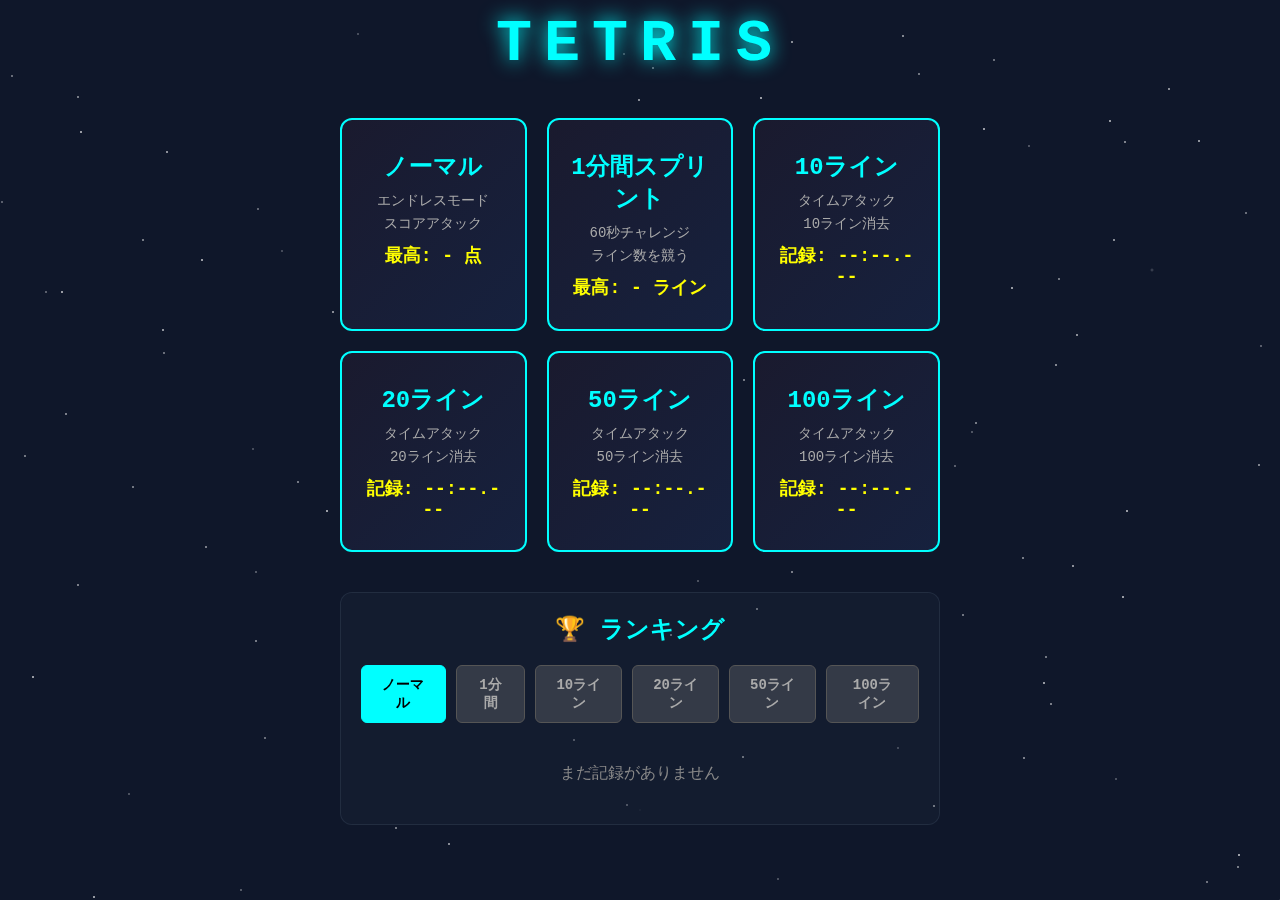
<file: tetris_ainuki.html>
<!DOCTYPE html>
<html lang="ja">
<head>
    <meta charset="UTF-8">
    <meta name="viewport" content="width=device-width, initial-scale=1.0">
    <meta name="theme-color" content="#000000">
    <meta name="description" content="クラシックなテトリスゲーム">
    <link rel="manifest" href="manifest.json">
    <link rel="apple-touch-icon" href="icon-192.png">
    <title>TETRIS</title>
    <style>
        * {
            margin: 0;
            padding: 0;
            box-sizing: border-box;
        }

        body {
            background-color: #0f172a;
            background-image: 
                radial-gradient(2px 2px at 20% 30%, rgba(255, 255, 255, 0.3), transparent),
                radial-gradient(2px 2px at 60% 70%, rgba(255, 255, 255, 0.2), transparent),
                radial-gradient(1px 1px at 50% 50%, rgba(255, 255, 255, 0.3), transparent),
                radial-gradient(1px 1px at 80% 10%, rgba(255, 255, 255, 0.2), transparent),
                radial-gradient(2px 2px at 90% 60%, rgba(255, 255, 255, 0.15), transparent),
                radial-gradient(1px 1px at 33% 85%, rgba(255, 255, 255, 0.2), transparent),
                radial-gradient(1px 1px at 75% 40%, rgba(255, 255, 255, 0.3), transparent),
                radial-gradient(1px 1px at 15% 65%, rgba(255, 255, 255, 0.2), transparent),
                radial-gradient(2px 2px at 45% 15%, rgba(255, 255, 255, 0.25), transparent),
                radial-gradient(1px 1px at 95% 85%, rgba(255, 255, 255, 0.2), transparent),
                radial-gradient(1px 1px at 25% 45%, rgba(255, 255, 255, 0.15), transparent),
                radial-gradient(2px 2px at 70% 90%, rgba(255, 255, 255, 0.25), transparent);
            background-size: 200% 200%;
            background-position: 0% 0%;
            color: #fff;
            font-family: 'Courier New', monospace;
            display: flex;
            justify-content: center;
            align-items: flex-start;
            min-height: 100vh;
            padding: 10px;
            overflow-y: auto;
            position: relative;
        }

        /* 星座風背景 */
        .stars-background {
            position: fixed;
            top: 0;
            left: 0;
            width: 100%;
            height: 100%;
            z-index: -1;
            overflow: hidden;
        }

        .star {
            position: absolute;
            width: 2px;
            height: 2px;
            background: white;
            border-radius: 50%;
            opacity: 0.6;
            animation: twinkle 3s infinite;
        }

        @keyframes twinkle {
            0%, 100% { opacity: 0.3; }
            50% { opacity: 0.8; }
        }

        .constellation-line {
            position: absolute;
            height: 1px;
            background: linear-gradient(90deg, 
                rgba(100, 200, 255, 0) 0%, 
                rgba(100, 200, 255, 0.3) 50%, 
                rgba(100, 200, 255, 0) 100%);
            transform-origin: left center;
        }

        .shooting-star {
            position: absolute;
            width: 2px;
            height: 2px;
            background: white;
            border-radius: 50%;
            box-shadow: 0 0 10px 2px rgba(255, 255, 255, 0.5);
            animation: shoot 3s linear infinite;
            opacity: 0;
        }

        @keyframes shoot {
            0% {
                opacity: 0;
                transform: translateX(0) translateY(0);
            }
            10% {
                opacity: 1;
            }
            90% {
                opacity: 0.5;
            }
            100% {
                opacity: 0;
                transform: translateX(300px) translateY(300px);
            }
        }

        .game-container {
            display: flex;
            flex-direction: column;
            align-items: center;
            gap: 20px;
        }

        h1 {
            font-size: 40px;
            color: #00ffff;
            text-align: center;
            letter-spacing: 8px;
        }

        .action-display {
            min-height: 40px;
            display: flex;
            align-items: center;
            justify-content: center;
        }

        .action-text {
            font-size: 20px;
            font-weight: bold;
            color: #ffff00;
            background-color: rgba(128, 0, 128, 0.8);
            padding: 10px 20px;
            border-radius: 8px;
            animation: scaleIn 0.3s ease-out;
        }

        @keyframes scaleIn {
            from {
                transform: scale(0.8);
                opacity: 0;
            }
            to {
                transform: scale(1);
                opacity: 1;
            }
        }

        .game-area {
            display: flex;
            gap: 20px;
            align-items: flex-start;
        }

        #gameCanvas {
            border: 3px solid #475569;
            background-color: #1e293b;
            touch-action: none;
            user-select: none;
            -webkit-user-select: none;
        }

        .side-panel {
            display: flex;
            flex-direction: column;
            gap: 15px;
            width: 200px;
        }

        .panel-section {
            background-color: rgba(30, 41, 59, 0.4);
            padding: 15px;
            border-radius: 8px;
            border: 1px solid rgba(71, 85, 105, 0.3);
        }

        .panel-section h3 {
            font-size: 14px;
            color: #fff;
            margin-bottom: 10px;
            text-align: center;
        }

        #nextCanvas {
            display: block;
            margin: 0 auto;
            background-color: rgba(128, 128, 128, 0.2);
            border-radius: 8px;
        }

        .score-display {
            text-align: center;
        }

        .score-label {
            font-size: 14px;
            color: #fff;
            margin-bottom: 5px;
        }

        .score-value {
            font-size: 24px;
            font-weight: bold;
            color: #00ffff;
        }

        .level-value {
            color: #ffff00;
        }

        .controls-info {
            font-size: 10px;
            line-height: 1.6;
            color: #ccc;
        }

        .controls-info h4 {
            font-size: 12px;
            font-weight: bold;
            color: #fff;
            margin-bottom: 8px;
            text-align: center;
        }

        .button-group {
            display: flex;
            flex-direction: column;
            gap: 12px;
        }

        .button-group button {
            flex: 1;
        }

        /* 操作切り替えトグル */
        #controlTogglePanel {
            padding: 10px;
        }

        #controlTogglePanel h3 {
            font-size: 12px;
            margin-bottom: 8px;
        }

        .toggle-container {
            display: flex;
            align-items: center;
            justify-content: center;
            gap: 10px;
        }

        .toggle-label {
            position: relative;
            display: inline-block;
            width: 50px;
            height: 24px;
        }

        .toggle-label input {
            opacity: 0;
            width: 0;
            height: 0;
        }

        .toggle-slider {
            position: absolute;
            cursor: pointer;
            top: 0;
            left: 0;
            right: 0;
            bottom: 0;
            background-color: #555;
            transition: 0.3s;
            border-radius: 24px;
        }

        .toggle-slider:before {
            position: absolute;
            content: "";
            height: 18px;
            width: 18px;
            left: 3px;
            bottom: 3px;
            background-color: white;
            transition: 0.3s;
            border-radius: 50%;
        }

        input:checked + .toggle-slider {
            background-color: #00ffff;
        }

        input:checked + .toggle-slider:before {
            transform: translateX(26px);
        }

        .toggle-text {
            font-size: 12px;
            color: #aaa;
        }

        /* スワイプ操作説明 */
        .swipe-instructions {
            margin-top: 10px;
            padding: 8px;
            background: rgba(15, 23, 42, 0.3);
            border-radius: 6px;
            font-size: 10px;
            color: #888;
            line-height: 1.6;
        }

        .swipe-instructions.hidden {
            display: none;
        }

        .swipe-title {
            color: #aaa;
            font-weight: bold;
            margin-bottom: 4px;
            font-size: 11px;
        }

        /* ボタン操作パネル */
        .button-controls {
            position: fixed;
            bottom: 20px;
            right: 30px;
            display: flex;
            justify-content: flex-end;
            z-index: 100;
            pointer-events: none;
        }

        .dpad-container {
            pointer-events: auto;
        }

        /* 十字キー */
        .dpad {
            display: flex;
            flex-direction: column;
            gap: 0;
        }

        .dpad-row {
            display: flex;
            gap: 0;
        }

        .dpad-btn {
            width: 50px;
            height: 50px;
            background: rgba(58, 58, 58, 0.35);
            border: 2px solid rgba(120, 120, 120, 0.8);
            color: rgba(255, 255, 255, 0.95);
            font-size: 20px;
            cursor: pointer;
            transition: all 0.1s;
            user-select: none;
            display: flex;
            align-items: center;
            justify-content: center;
        }

        .dpad-btn:active {
            background: rgba(80, 80, 80, 0.6);
            transform: scale(0.95);
        }

        .dpad-empty {
            width: 50px;
            height: 50px;
        }

        .dpad-center {
            width: 50px;
            height: 50px;
            background: rgba(26, 26, 26, 0.35);
            border: 2px solid rgba(120, 120, 120, 0.8);
            border-radius: 50%;
        }

        .dpad-center-btn {
            width: 50px;
            height: 50px;
            background: rgba(26, 26, 26, 0.35);
            border: 2px solid rgba(120, 120, 120, 0.8);
            border-radius: 50%;
            color: rgba(255, 255, 255, 0.95);
            font-size: 20px;
            cursor: pointer;
            transition: all 0.1s;
            user-select: none;
            display: flex;
            align-items: center;
            justify-content: center;
        }

        .dpad-center-btn:active {
            background: rgba(80, 80, 80, 0.6);
            transform: scale(0.95);
        }

        /* ネオン効果 */
        .neon-glow {
            box-shadow: 
                0 0 5px currentColor,
                0 0 10px currentColor,
                0 0 20px currentColor,
                inset 0 0 5px rgba(255, 255, 255, 0.2);
        }

        /* ライン消去エフェクト */
        @keyframes lineFlash {
            0%, 100% { opacity: 1; }
            50% { opacity: 0.3; }
        }

        @keyframes lineClear {
            0% { 
                transform: scaleX(1);
                opacity: 1;
            }
            50% {
                transform: scaleX(1.1);
                opacity: 0.5;
            }
            100% { 
                transform: scaleX(0);
                opacity: 0;
            }
        }

        button {
            font-family: 'Courier New', monospace;
            font-size: 16px;
            font-weight: bold;
            padding: 15px;
            border: none;
            border-radius: 10px;
            cursor: pointer;
            transition: transform 0.1s, opacity 0.1s;
        }

        button:hover {
            transform: scale(1.05);
        }

        button:active {
            transform: scale(0.95);
        }

        .pause-button {
            background-color: #ffff00;
            color: #000;
        }

        .reset-button {
            background-color: #00ffff;
            color: #000;
        }

        .overlay {
            position: fixed;
            top: 0;
            left: 0;
            width: 100%;
            height: 100%;
            background-color: rgba(15, 23, 42, 0.75);
            display: flex;
            justify-content: center;
            align-items: center;
            z-index: 1000;
            cursor: pointer;
        }

        .overlay-content {
            background-color: #1e293b;
            padding: 40px;
            border-radius: 12px;
            text-align: center;
            border: 3px solid;
        }

        .game-over-overlay {
            border-color: #ff0000;
        }

        .pause-overlay {
            border-color: #ffff00;
        }

        .overlay-title {
            font-size: 36px;
            font-weight: bold;
            margin-bottom: 20px;
        }

        .game-over-title {
            color: #ff0000;
        }

        .pause-title {
            color: #ffff00;
        }

        .overlay-score {
            font-size: 20px;
            color: #fff;
            margin-bottom: 20px;
        }

        .overlay-button {
            background-color: #00ffff;
            color: #000;
            font-size: 18px;
            padding: 15px 30px;
        }

        .hidden {
            display: none;
        }

        /* ホーム画面 */
        .home-screen {
            max-width: 600px;
            width: 100%;
            text-align: center;
        }

        .home-title {
            font-size: 60px;
            color: #00ffff;
            letter-spacing: 12px;
            margin-bottom: 40px;
            text-shadow: 0 0 20px #00ffff;
        }

        .mode-selection {
            display: grid;
            grid-template-columns: repeat(3, 1fr);
            gap: 20px;
            margin-bottom: 40px;
        }

        .mode-button {
            background: linear-gradient(135deg, #1a1a2e, #16213e);
            border: 2px solid #00ffff;
            padding: 30px 20px;
            border-radius: 12px;
            cursor: pointer;
            transition: all 0.3s;
        }

        .mode-button:hover {
            transform: translateY(-5px);
            border-color: #ffff00;
            box-shadow: 0 5px 20px rgba(0, 255, 255, 0.3);
        }

        .mode-button h2 {
            color: #00ffff;
            font-size: 24px;
            margin-bottom: 10px;
        }

        .mode-button p {
            color: #aaa;
            font-size: 14px;
            margin: 5px 0;
        }

        .mode-button .best-time {
            color: #ffff00;
            font-size: 18px;
            margin-top: 10px;
            font-weight: bold;
        }

        .rankings {
            background: rgba(30, 41, 59, 0.3);
            padding: 20px;
            border-radius: 12px;
            margin-top: 20px;
            border: 1px solid rgba(71, 85, 105, 0.3);
        }

        .rankings h3 {
            color: #00ffff;
            font-size: 24px;
            margin-bottom: 20px;
        }

        .ranking-tabs {
            display: flex;
            gap: 10px;
            margin-bottom: 20px;
            justify-content: center;
        }

        .ranking-tab {
            background: rgba(128, 128, 128, 0.3);
            color: #aaa;
            border: 1px solid #555;
            padding: 10px 20px;
            border-radius: 6px;
            cursor: pointer;
            font-size: 14px;
            transition: all 0.3s;
        }

        .ranking-tab.active {
            background: #00ffff;
            color: #000;
            border-color: #00ffff;
        }

        .ranking-list {
            text-align: left;
        }

        .ranking-item {
            display: flex;
            justify-content: space-between;
            padding: 12px;
            margin: 8px 0;
            background: rgba(30, 41, 59, 0.5);
            border-radius: 6px;
            border-left: 3px solid #00ffff;
        }

        .ranking-item .rank {
            color: #ffff00;
            font-weight: bold;
            min-width: 40px;
        }

        .ranking-item .time {
            color: #00ffff;
            font-weight: bold;
        }

        .ranking-item .date {
            color: #888;
            font-size: 12px;
        }

        /* タイム表示 */
        .time-display {
            font-size: 18px;
            color: #ffff00;
            font-weight: bold;
            text-align: center;
            margin-bottom: 10px;
        }

        .mode-info {
            font-size: 14px;
            color: #00ffff;
            text-align: center;
            margin-bottom: 10px;
        }

        @media (max-width: 768px) {
            .home-title {
                font-size: 40px;
                letter-spacing: 8px;
                margin-bottom: 30px;
            }

            .mode-selection {
                grid-template-columns: repeat(2, 1fr);
                gap: 15px;
            }

            .mode-button {
                padding: 20px 15px;
            }

            .mode-button h2 {
                font-size: 20px;
            }

            .ranking-tabs {
                flex-wrap: wrap;
                gap: 5px;
            }

            .ranking-tab {
                padding: 8px 12px;
                font-size: 12px;
            }
        }

        @media (max-width: 768px) {
            body {
                padding: 5px;
                align-items: flex-start;
            }

            .game-container {
                gap: 10px;
                width: 100%;
                max-height: 100vh;
                padding-bottom: 180px; /* ボタン操作スペース確保 */
            }

            h1 {
                font-size: 24px;
                letter-spacing: 4px;
                margin-top: 5px;
            }

            .action-display {
                min-height: 30px;
            }

            .action-text {
                font-size: 14px;
                padding: 6px 12px;
            }

            .game-area {
                flex-direction: row;
                align-items: flex-start;
                width: 100%;
                gap: 8px;
                justify-content: center;
            }

            #gameCanvas {
                flex-shrink: 0;
            }

            .side-panel {
                width: auto;
                min-width: 100px;
                gap: 8px;
                flex-shrink: 1;
            }

            .panel-section {
                padding: 8px;
            }

            .panel-section h3 {
                font-size: 10px;
                margin-bottom: 4px;
            }

            #nextCanvas {
                width: 80px;
                height: 80px;
            }

            .score-label {
                font-size: 10px;
                margin-bottom: 2px;
            }

            .score-value {
                font-size: 16px;
            }

            .button-group {
                gap: 6px;
            }

            button {
                font-size: 11px;
                padding: 8px 6px;
            }

            .overlay-content {
                padding: 20px;
                margin: 10px;
            }

            .overlay-title {
                font-size: 28px;
            }

            .overlay-score {
                font-size: 16px;
            }

            .overlay-button {
                font-size: 16px;
                padding: 12px 24px;
            }

            .dpad-btn {
                width: 70px;
                height: 70px;
                font-size: 20px;
            }

            .dpad-empty, .dpad-center, .dpad-center-btn {
                width: 70px;
                height: 70px;
            }

            .button-controls {
                right: 20px;
                bottom: 15px;
            }

            #controlTogglePanel {
                padding: 6px;
            }

            #controlTogglePanel h3 {
                font-size: 10px;
            }

            .toggle-text {
                font-size: 10px;
            }
        }

        @media (max-width: 480px) {
            h1 {
                font-size: 20px;
                letter-spacing: 2px;
            }

            .game-area {
                gap: 6px;
            }

            .side-panel {
                min-width: 90px;
                gap: 6px;
            }

            .panel-section {
                padding: 6px;
            }

            #nextCanvas {
                width: 70px;
                height: 70px;
            }

            .score-value {
                font-size: 14px;
            }

            button {
                font-size: 10px;
                padding: 6px 4px;
            }
        }

        @media (min-width: 769px) {
            .side-panel {
                width: 200px;
            }
        }
    </style>
</head>
<body>
    <!-- 星座風背景 -->
    <div class="stars-background" id="starsBackground"></div>

    <!-- ホーム画面 -->
    <div id="homeScreen" class="home-screen">
        <h1 class="home-title">TETRIS</h1>
        
        <div class="mode-selection">
            <div class="mode-button" onclick="startGame('normal')">
                <h2>ノーマル</h2>
                <p>エンドレスモード</p>
                <p>スコアアタック</p>
                <div class="best-time" id="normalBest">最高: - 点</div>
            </div>
            
            <div class="mode-button" onclick="startGame('sprint1m')">
                <h2>1分間スプリント</h2>
                <p>60秒チャレンジ</p>
                <p>ライン数を競う</p>
                <div class="best-time" id="sprint1mBest">最高: - ライン</div>
            </div>
            
            <div class="mode-button" onclick="startGame('time10')">
                <h2>10ライン</h2>
                <p>タイムアタック</p>
                <p>10ライン消去</p>
                <div class="best-time" id="time10Best">記録: --:--.---</div>
            </div>
            
            <div class="mode-button" onclick="startGame('time20')">
                <h2>20ライン</h2>
                <p>タイムアタック</p>
                <p>20ライン消去</p>
                <div class="best-time" id="time20Best">記録: --:--.---</div>
            </div>
            
            <div class="mode-button" onclick="startGame('time50')">
                <h2>50ライン</h2>
                <p>タイムアタック</p>
                <p>50ライン消去</p>
                <div class="best-time" id="time50Best">記録: --:--.---</div>
            </div>
            
            <div class="mode-button" onclick="startGame('time100')">
                <h2>100ライン</h2>
                <p>タイムアタック</p>
                <p>100ライン消去</p>
                <div class="best-time" id="time100Best">記録: --:--.---</div>
            </div>
        </div>

        <div class="rankings">
            <h3>🏆 ランキング</h3>
            <div class="ranking-tabs">
                <button class="ranking-tab active" onclick="showRanking('normal', event)">ノーマル</button>
                <button class="ranking-tab" onclick="showRanking('sprint1m', event)">1分間</button>
                <button class="ranking-tab" onclick="showRanking('time10', event)">10ライン</button>
                <button class="ranking-tab" onclick="showRanking('time20', event)">20ライン</button>
                <button class="ranking-tab" onclick="showRanking('time50', event)">50ライン</button>
                <button class="ranking-tab" onclick="showRanking('time100', event)">100ライン</button>
            </div>
            <div class="ranking-list" id="rankingList"></div>
        </div>
    </div>

    <!-- ゲーム画面 -->
    <div class="game-container hidden" id="gameScreen">
        <h1>TETRIS</h1>
        
        <div class="mode-info" id="modeInfo"></div>
        <div class="time-display" id="timeDisplay"></div>
        <div class="action-display" id="actionDisplay"></div>

        <div class="game-area">
            <canvas id="gameCanvas"></canvas>

            <div class="side-panel">
                <div class="panel-section">
                    <h3>NEXT</h3>
                    <canvas id="nextCanvas" width="120" height="120"></canvas>
                </div>

                <div class="panel-section score-display">
                    <div class="score-label">スコア</div>
                    <div class="score-value" id="scoreDisplay">0</div>
                </div>

                <div class="panel-section score-display">
                    <div class="score-label">レベル</div>
                    <div class="score-value level-value" id="levelDisplay">1</div>
                </div>

                <div class="panel-section score-display">
                    <div class="score-label">ライン</div>
                    <div class="score-value level-value" id="linesDisplay">0</div>
                </div>

                <div class="panel-section" id="controlTogglePanel">
                    <h3>操作方法</h3>
                    <div class="toggle-container">
                        <label class="toggle-label">
                            <input type="checkbox" id="controlToggle" onchange="toggleControlMode()">
                            <span class="toggle-slider"></span>
                        </label>
                        <span class="toggle-text">ボタン</span>
                    </div>
                    <div class="swipe-instructions" id="swipeInstructions">
                        <div class="swipe-title">スワイプ操作</div>
                        <div>タップ: 回転</div>
                        <div>← →: 移動</div>
                        <div>↑: 一気に落下</div>
                        <div>↓: 高速落下</div>
                    </div>
                </div>

                <div class="button-group">
                    <button class="pause-button" id="pauseButton">⏸ 一時停止</button>
                    <button class="reset-button" id="restartButton" style="display:none;">🔄 リスタート</button>
                    <button class="reset-button" id="resetButton">🏠 ホーム</button>
                </div>
            </div>
        </div>

        <!-- ボタン操作パネル -->
        <div id="buttonControls" class="button-controls hidden">
            <div class="dpad-container">
                <!-- 十字キー -->
                <div class="dpad">
                    <div class="dpad-row">
                        <div class="dpad-empty"></div>
                        <button class="dpad-btn" id="upBtn">🔄<br><span style="font-size:10px;">回転</span></button>
                        <div class="dpad-empty"></div>
                    </div>
                    <div class="dpad-row">
                        <button class="dpad-btn" id="leftBtn">◀</button>
                        <button class="dpad-center-btn" id="centerBtn">⬇️</button>
                        <button class="dpad-btn" id="rightBtn">▶</button>
                    </div>
                    <div class="dpad-row">
                        <div class="dpad-empty"></div>
                        <button class="dpad-btn" id="downBtn2">⬇️<br><span style="font-size:10px;">落下</span></button>
                        <div class="dpad-empty"></div>
                    </div>
                </div>
            </div>
        </div>
    </div>

    <div id="gameOverOverlay" class="overlay hidden">
        <div class="overlay-content game-over-overlay">
            <div class="overlay-title game-over-title">GAME OVER</div>
            <div class="overlay-score">最終スコア: <span id="finalScore">0</span></div>
            <button class="overlay-button" id="homeButton">🏠 ホームに戻る</button>
        </div>
    </div>

    <div id="pauseOverlay" class="overlay hidden">
        <div class="overlay-content pause-overlay">
            <div class="overlay-title pause-title">一時停止</div>
            <div class="overlay-score">タップまたはクリックで再開</div>
            <button class="overlay-button" onclick="game.togglePause()">▶ 再開</button>
        </div>
    </div>

    <script>
        // ===========================================
        // 定数定義
        // ===========================================
        const TETROMINO_TYPES = {
            I: { shape: [[1, 1, 1, 1]], color: '#00ffff' },
            O: { shape: [[1, 1], [1, 1]], color: '#ffff00' },
            T: { shape: [[0, 1, 0], [1, 1, 1]], color: '#800080' },
            S: { shape: [[0, 1, 1], [1, 1, 0]], color: '#00ff00' },
            Z: { shape: [[1, 1, 0], [0, 1, 1]], color: '#ff0000' },
            J: { shape: [[1, 0, 0], [1, 1, 1]], color: '#0000ff' },
            L: { shape: [[0, 0, 1], [1, 1, 1]], color: '#ff8800' }
        };

        const GAME_STATES = {
            PLAYING: 'PLAYING',
            LINE_CLEARING: 'LINE_CLEARING',
            GAME_OVER: 'GAME_OVER',
            PAUSED: 'PAUSED'
        };

        // ===========================================
        // ボード設定と座標系
        // ===========================================
        // 
        // 【座標系の説明】
        // - ピース座標(y): -2〜19 の範囲で動作
        //   - y < 0: バッファ領域（画面外・非表示）
        //   - y >= 0: 表示領域（画面内）
        //
        // - ボード配列インデックス(boardY): 0〜21
        //   - boardY = y + BUFFER_HEIGHT
        //   - boardY 0〜1: バッファ（非表示）
        //   - boardY 2〜21: 表示領域
        //
        // 【ゲームオーバー条件】
        // - ブロックアウト: 新ピースがスポーン時に既存ブロックと衝突
        // - ロックアウト: ピースがバッファ内（boardY < 2）に固定された
        //
        const BOARD_WIDTH = 10;
        const BOARD_HEIGHT = 20;        // 表示領域の高さ
        const BUFFER_HEIGHT = 2;        // 上バッファの高さ（本家テトリス仕様）
        const TOTAL_HEIGHT = BOARD_HEIGHT + BUFFER_HEIGHT;  // ボード配列の総高さ（22）
        const LINE_CLEAR_FRAMES = 12;
        const SPRINT_DURATION_MS = 60000;

        // ===========================================
        // Tetrominoクラス
        // ===========================================
        class Tetromino {
            constructor(type) {
                this.type = type;
                this.shape = JSON.parse(JSON.stringify(TETROMINO_TYPES[type].shape));
                this.color = TETROMINO_TYPES[type].color;
                // スポーン位置: y=-1（バッファ内）から開始
                // ピースの下部が画面上端(y=0)付近に現れる
                this.position = { x: 3, y: -1 };
            }

            rotate() {
                const rows = this.shape.length;
                const cols = this.shape[0].length;
                const newShape = [];

                for (let j = 0; j < cols; j++) {
                    const newRow = [];
                    for (let i = rows - 1; i >= 0; i--) {
                        newRow.push(this.shape[i][j]);
                    }
                    newShape.push(newRow);
                }

                const rotated = new Tetromino(this.type);
                rotated.shape = newShape;
                rotated.position = { ...this.position };
                return rotated;
            }

            clone() {
                const cloned = new Tetromino(this.type);
                cloned.shape = JSON.parse(JSON.stringify(this.shape));
                cloned.position = { ...this.position };
                return cloned;
            }
        }

        // ===========================================
        // TetrisGameクラス
        // ===========================================
        class TetrisGame {
            constructor(mode = 'normal') {
                this.mode = mode;
                this.blockSize = this.calculateBlockSize();
                
                // キャンバス初期化
                this.canvas = document.getElementById('gameCanvas');
                this.ctx = this.canvas.getContext('2d');
                this.canvas.width = BOARD_WIDTH * this.blockSize;
                this.canvas.height = BOARD_HEIGHT * this.blockSize;

                this.nextCanvas = document.getElementById('nextCanvas');
                this.nextCtx = this.nextCanvas.getContext('2d');

                // ゲーム状態初期化
                this.initializeGameState();
                
                // ゲーム開始
                this.init();
                this.updateModeInfo();
            }

            initializeGameState() {
                this.board = [];
                this.currentPiece = null;
                this.nextPieceType = null;
                this.pieceBag = [];
                
                this.score = 0;
                this.level = 1;
                this.linesCleared = 0;
                
                this.gameState = GAME_STATES.PLAYING;
                this.isGameOver = false;
                this.isPaused = false;
                
                this.lastMoveWasRotation = false;
                this.lastAction = '';
                
                // タイマー関連
                this.startTime = null;
                this.elapsedTime = 0;
                this.timerInterval = null;
                this.timerStarted = false;
                
                // ライン消去エフェクト
                this.lineClearData = null;
                this.flashingLines = [];
                this.flashCounter = 0;
                
                // ゲームループ
                this.lastUpdateTime = 0;
                this.dropTimer = 0;
                this.animationFrameId = null;
                
                // 目標ライン数
                this.targetLines = this.getTargetLines();
            }

            getTargetLines() {
                const targets = {
                    'time10': 10,
                    'time20': 20,
                    'time50': 50,
                    'time100': 100,
                    'sprint1m': Infinity
                };
                return targets[this.mode] || null;
            }

            calculateBlockSize() {
                const isMobile = window.innerWidth <= 768;
                if (isMobile) {
                    const availableWidth = window.innerWidth - 120;
                    const blockSize = Math.floor(availableWidth / BOARD_WIDTH);
                    return Math.min(Math.max(blockSize, 20), 30);
                }
                return 25;
            }

            updateModeInfo() {
                const modeInfo = document.getElementById('modeInfo');
                const restartButton = document.getElementById('restartButton');
                
                const modeTexts = {
                    'normal': '📊 ノーマルモード',
                    'sprint1m': '⚡ 1分間スプリント',
                    'time10': '⏱️ 10ライン タイムアタック',
                    'time20': '⏱️ 20ライン タイムアタック',
                    'time50': '⏱️ 50ライン タイムアタック',
                    'time100': '⏱️ 100ライン タイムアタック'
                };
                
                modeInfo.textContent = modeTexts[this.mode] || '';
                restartButton.style.display = this.mode === 'normal' ? 'none' : 'block';
            }

            // ===========================================
            // 初期化
            // ===========================================
            init() {
                // ボード配列: 22行（上2行バッファ + 表示20行）
                this.board = Array(TOTAL_HEIGHT).fill(null).map(() => 
                    Array(BOARD_WIDTH).fill(null)
                );

                this.fillPieceBag();
                this.nextPieceType = this.getNextPieceFromBag();
                this.spawnNewPiece();
                this.drawNext();
                
                this.lastUpdateTime = performance.now();
                this.startGameLoop();
            }

            fillPieceBag() {
                const types = Object.keys(TETROMINO_TYPES);
                this.pieceBag = [...types];
                // Fisher-Yatesシャッフル
                for (let i = this.pieceBag.length - 1; i > 0; i--) {
                    const j = Math.floor(Math.random() * (i + 1));
                    [this.pieceBag[i], this.pieceBag[j]] = [this.pieceBag[j], this.pieceBag[i]];
                }
            }

            getNextPieceFromBag() {
                if (this.pieceBag.length === 0) {
                    this.fillPieceBag();
                }
                return this.pieceBag.shift();
            }

            // ===========================================
            // タイマー管理
            // ===========================================
            startTimer() {
                if (this.timerInterval !== null) {
                    return;
                }
                
                this.startTime = Date.now();
                this.timerStarted = true;
                
                this.timerInterval = setInterval(() => {
                    if (!this.isPaused && !this.isGameOver) {
                        this.elapsedTime = Date.now() - this.startTime;
                        this.updateTimeDisplay();
                        
                        // 1分間スプリント: 時間切れチェック
                        if (this.mode === 'sprint1m' && this.elapsedTime >= SPRINT_DURATION_MS) {
                            this.endSprintMode();
                        }
                    }
                }, 10);
            }
            
            stopTimer() {
                if (this.timerInterval !== null) {
                    clearInterval(this.timerInterval);
                    this.timerInterval = null;
                }
            }

            updateTimeDisplay() {
                const timeDisplay = document.getElementById('timeDisplay');
                const totalSeconds = this.elapsedTime / 1000;
                const minutes = Math.floor(totalSeconds / 60);
                const seconds = Math.floor(totalSeconds % 60);
                const milliseconds = Math.floor((totalSeconds % 1) * 1000);
                
                if (this.mode === 'normal') {
                    timeDisplay.textContent = `⏱️ ${String(minutes).padStart(2, '0')}:${String(seconds).padStart(2, '0')}`;
                } else {
                    timeDisplay.textContent = `⏱️ ${String(minutes).padStart(2, '0')}:${String(seconds).padStart(2, '0')}.${String(milliseconds).padStart(3, '0')}`;
                }
            }

            // ===========================================
            // ゲームループ
            // ===========================================
            startGameLoop() {
                const gameLoop = (currentTime) => {
                    if (this.isGameOver) {
                        return;
                    }

                    const deltaTime = currentTime - this.lastUpdateTime;
                    this.lastUpdateTime = currentTime;

                    if (!this.isPaused) {
                        this.update(deltaTime);
                    }

                    this.draw();
                    this.animationFrameId = requestAnimationFrame(gameLoop);
                };

                this.animationFrameId = requestAnimationFrame(gameLoop);
            }

            update(deltaTime) {
                // ゲーム開始時にタイマースタート
                if (!this.timerStarted && this.currentPiece !== null) {
                    this.startTimer();
                }
                
                // ライン消去中の処理
                if (this.gameState === GAME_STATES.LINE_CLEARING) {
                    if (this.lineClearData !== null) {
                        this.lineClearData.frameCount++;
                        if (this.lineClearData.frameCount >= LINE_CLEAR_FRAMES) {
                            this.completeClearLines();
                        }
                    }
                    return;
                }
                
                // 通常プレイ中の落下処理
                if (this.gameState === GAME_STATES.PLAYING && this.currentPiece !== null) {
                    const dropInterval = Math.max(200, 700 - (this.level - 1) * 50);
                    this.dropTimer += deltaTime;
                    
                    if (this.dropTimer >= dropInterval) {
                        this.dropTimer = 0;
                        this.moveDown(false);
                    }
                }
            }

            // ===========================================
            // ピース操作
            // ===========================================
            spawnNewPiece() {
                if (this.isGameOver) {
                    return;
                }

                const newPiece = new Tetromino(this.nextPieceType);
                this.nextPieceType = this.getNextPieceFromBag();
                this.drawNext();

                if (this.checkCollision(newPiece, 0, 0)) {
                    this.triggerGameOver();
                } else {
                    this.currentPiece = newPiece;
                    this.gameState = GAME_STATES.PLAYING;
                }
            }

            checkCollision(piece, offsetX, offsetY) {
                if (!piece || !piece.shape) {
                    return true;
                }
                
                for (let i = 0; i < piece.shape.length; i++) {
                    for (let j = 0; j < piece.shape[i].length; j++) {
                        if (piece.shape[i][j] === 1) {
                            const x = piece.position.x + j + offsetX;
                            const y = piece.position.y + i + offsetY;
                            const boardY = y + BUFFER_HEIGHT;

                            // 左右の壁・底との衝突
                            if (x < 0 || x >= BOARD_WIDTH || boardY >= TOTAL_HEIGHT) {
                                return true;
                            }

                            // バッファより上は衝突なし（スポーン時のみ発生）
                            if (boardY < 0) {
                                continue;
                            }

                            // 既存ブロックとの衝突
                            if (this.board[boardY] && this.board[boardY][x] !== null) {
                                return true;
                            }
                        }
                    }
                }
                return false;
            }

            moveDown(manual = false) {
                if (!this.currentPiece || this.isGameOver || this.gameState !== GAME_STATES.PLAYING) {
                    return;
                }

                if (!this.checkCollision(this.currentPiece, 0, 1)) {
                    this.currentPiece.position.y++;
                    if (manual) {
                        this.lastMoveWasRotation = false;
                    }
                } else {
                    this.lockPiece();
                }
            }

            moveLeft() {
                if (!this.currentPiece || this.isPaused || this.isGameOver || this.gameState !== GAME_STATES.PLAYING) {
                    return;
                }

                if (!this.checkCollision(this.currentPiece, -1, 0)) {
                    this.currentPiece.position.x--;
                    this.lastMoveWasRotation = false;
                }
            }

            moveRight() {
                if (!this.currentPiece || this.isPaused || this.isGameOver || this.gameState !== GAME_STATES.PLAYING) {
                    return;
                }

                if (!this.checkCollision(this.currentPiece, 1, 0)) {
                    this.currentPiece.position.x++;
                    this.lastMoveWasRotation = false;
                }
            }

            rotate() {
                if (!this.currentPiece || this.isPaused || this.isGameOver || this.gameState !== GAME_STATES.PLAYING) {
                    return;
                }

                const rotated = this.currentPiece.rotate();
                
                if (!this.checkCollision(rotated, 0, 0)) {
                    this.currentPiece = rotated;
                    this.lastMoveWasRotation = true;
                    return;
                }

                // Super Rotation System (SRS) - 壁キック
                const kickTests = [[-1, 0], [1, 0], [0, -1], [-1, -1], [1, -1]];

                for (const [kickX, kickY] of kickTests) {
                    const kicked = rotated.clone();
                    kicked.position.x += kickX;
                    kicked.position.y += kickY;

                    if (!this.checkCollision(kicked, 0, 0)) {
                        this.currentPiece = kicked;
                        this.lastMoveWasRotation = true;
                        return;
                    }
                }
            }

            hardDrop() {
                if (!this.currentPiece || this.isPaused || this.isGameOver || this.gameState !== GAME_STATES.PLAYING) {
                    return;
                }

                while (!this.checkCollision(this.currentPiece, 0, 1)) {
                    this.currentPiece.position.y++;
                }
                this.lastMoveWasRotation = false;
                this.lockPiece();
            }

            // ===========================================
            // ピース固定とライン消去
            // ===========================================
            lockPiece() {
                if (!this.currentPiece) {
                    return;
                }

                const isTSpin = this.checkTSpin(this.currentPiece);
                let lockedInBuffer = false;

                // ボードにピースを固定
                for (let i = 0; i < this.currentPiece.shape.length; i++) {
                    for (let j = 0; j < this.currentPiece.shape[i].length; j++) {
                        if (this.currentPiece.shape[i][j] === 1) {
                            const x = this.currentPiece.position.x + j;
                            const y = this.currentPiece.position.y + i;
                            const boardY = y + BUFFER_HEIGHT;
                            
                            if (boardY >= 0 && boardY < TOTAL_HEIGHT && x >= 0 && x < BOARD_WIDTH) {
                                this.board[boardY][x] = this.currentPiece.color;
                                
                                // バッファ内に固定されたか判定（ロックアウト条件）
                                if (boardY < BUFFER_HEIGHT) {
                                    lockedInBuffer = true;
                                }
                            }
                        }
                    }
                }

                this.currentPiece = null;
                this.lastMoveWasRotation = false;

                // ロックアウト: バッファ内にブロックが残った場合はゲームオーバー
                if (lockedInBuffer) {
                    this.triggerGameOver();
                    return;
                }

                this.processLineClear(isTSpin);
            }

            checkTSpin(piece) {
                if (piece.type !== 'T' || !this.lastMoveWasRotation) {
                    return false;
                }

                const x = piece.position.x;
                const y = piece.position.y;
                const corners = [[x, y], [x + 2, y], [x, y + 2], [x + 2, y + 2]];
                let filledCorners = 0;

                for (const [cx, cy] of corners) {
                    const boardY = cy + BUFFER_HEIGHT;
                    
                    // 壁・範囲外・既存ブロックはfilledとしてカウント
                    if (cx < 0 || cx >= BOARD_WIDTH || boardY < 0 || boardY >= TOTAL_HEIGHT) {
                        filledCorners++;
                    } else if (this.board[boardY] && this.board[boardY][cx] !== null) {
                        filledCorners++;
                    }
                }

                return filledCorners >= 3;
            }

            processLineClear(isTSpin) {
                const linesToClear = [];

                // 表示領域のみラインクリア判定（バッファは対象外）
                for (let boardY = BUFFER_HEIGHT; boardY < TOTAL_HEIGHT; boardY++) {
                    if (this.board[boardY].every(cell => cell !== null)) {
                        linesToClear.push(boardY);
                    }
                }

                if (linesToClear.length > 0) {
                    this.gameState = GAME_STATES.LINE_CLEARING;
                    this.lineClearData = {
                        lines: linesToClear,
                        isTSpin: isTSpin,
                        count: linesToClear.length,
                        frameCount: 0
                    };
                    this.flashingLines = linesToClear;
                    this.flashCounter = 0;
                } else {
                    this.spawnNewPiece();
                }
            }
            
            completeClearLines() {
                const data = this.lineClearData;
                if (!data) {
                    this.gameState = GAME_STATES.PLAYING;
                    this.spawnNewPiece();
                    return;
                }

                // 消去対象以外のラインを保持
                const newBoard = [];
                for (let boardY = 0; boardY < TOTAL_HEIGHT; boardY++) {
                    if (!data.lines.includes(boardY)) {
                        newBoard.push(this.board[boardY]);
                    }
                }

                // 上部に空のラインを追加
                while (newBoard.length < TOTAL_HEIGHT) {
                    newBoard.unshift(Array(BOARD_WIDTH).fill(null));
                }

                this.board = newBoard;

                // スコア計算
                const scoreTable = { 1: 25, 2: 100, 3: 400, 4: 1600 };
                const lineScore = scoreTable[data.count] || 25;
                this.score += lineScore * (this.level + 1);
                
                // Tスピンボーナス
                if (data.isTSpin && data.count > 0) {
                    const bonus = data.count * 400 * this.level;
                    this.score += bonus;
                    const spinTypes = { 1: 'SINGLE', 2: 'DOUBLE', 3: 'TRIPLE' };
                    this.showAction(`T-SPIN ${spinTypes[data.count] || ''}! +${bonus}`);
                } else if (data.count === 4) {
                    const bonus = 800 * this.level;
                    this.score += bonus;
                    this.showAction(`TETRIS! +${bonus}`);
                }

                this.linesCleared += data.count;

                // レベルアップ
                const newLevel = Math.floor(this.linesCleared / 10) + 1;
                if (newLevel > this.level) {
                    this.level = newLevel;
                }

                this.updateDisplay();

                // タイムアタック完了チェック
                if (this.targetLines !== null && this.targetLines !== Infinity && this.linesCleared >= this.targetLines) {
                    this.completeTimeAttack();
                    return;
                }

                // 状態リセットして次のピースを生成
                this.flashingLines = [];
                this.flashCounter = 0;
                this.lineClearData = null;
                this.gameState = GAME_STATES.PLAYING;
                this.spawnNewPiece();
            }

            // ===========================================
            // ゲーム終了処理
            // ===========================================
            triggerGameOver() {
                this.isGameOver = true;
                this.gameState = GAME_STATES.GAME_OVER;
                
                if (this.animationFrameId !== null) {
                    cancelAnimationFrame(this.animationFrameId);
                    this.animationFrameId = null;
                }
                this.stopTimer();
                
                if (this.mode === 'normal') {
                    this.saveRecord();
                }
                this.showGameOver();
            }

            endSprintMode() {
                if (this.isGameOver) {
                    return;
                }
                
                this.isGameOver = true;
                this.gameState = GAME_STATES.GAME_OVER;
                
                if (this.animationFrameId !== null) {
                    cancelAnimationFrame(this.animationFrameId);
                    this.animationFrameId = null;
                }
                this.stopTimer();
                
                this.saveRecord();
                this.showSprintComplete();
            }

            completeTimeAttack() {
                this.isGameOver = true;
                this.gameState = GAME_STATES.GAME_OVER;
                
                if (this.animationFrameId !== null) {
                    cancelAnimationFrame(this.animationFrameId);
                    this.animationFrameId = null;
                }
                this.stopTimer();
                
                this.saveRecord();
                this.showTimeAttackComplete();
            }

            saveRecord() {
                const records = JSON.parse(localStorage.getItem('tetrisRecords') || '{}');
                if (!records[this.mode]) {
                    records[this.mode] = [];
                }

                const record = {
                    mode: this.mode,
                    date: new Date().toISOString()
                };

                if (this.mode === 'normal') {
                    record.score = this.score;
                } else if (this.mode === 'sprint1m') {
                    record.lines = this.linesCleared;
                } else {
                    record.time = this.elapsedTime;
                }

                records[this.mode].push(record);
                records[this.mode].sort((a, b) => {
                    if (this.mode === 'normal') {
                        return b.score - a.score;
                    } else if (this.mode === 'sprint1m') {
                        return b.lines - a.lines;
                    }
                    return a.time - b.time;
                });
                records[this.mode] = records[this.mode].slice(0, 10);

                localStorage.setItem('tetrisRecords', JSON.stringify(records));
            }

            showGameOver() {
                const title = document.querySelector('.game-over-title');
                title.textContent = 'GAME OVER';
                title.style.color = '#ff0000';
                
                document.getElementById('finalScore').textContent = this.score.toLocaleString() + ' 点';
                document.getElementById('gameOverOverlay').classList.remove('hidden');
            }

            showSprintComplete() {
                const title = document.querySelector('.game-over-title');
                title.textContent = '時間切れ!';
                title.style.color = '#00ff00';
                
                document.getElementById('finalScore').textContent = `${this.linesCleared} ライン`;
                document.getElementById('gameOverOverlay').classList.remove('hidden');
            }

            showTimeAttackComplete() {
                const title = document.querySelector('.game-over-title');
                title.textContent = 'COMPLETE!';
                title.style.color = '#00ff00';
                
                const timeStr = this.formatTime(this.elapsedTime);
                document.getElementById('finalScore').textContent = timeStr;
                document.getElementById('gameOverOverlay').classList.remove('hidden');
            }

            formatTime(milliseconds) {
                const totalSeconds = milliseconds / 1000;
                const minutes = Math.floor(totalSeconds / 60);
                const seconds = Math.floor(totalSeconds % 60);
                const ms = Math.floor((totalSeconds % 1) * 1000);
                return `${String(minutes).padStart(2, '0')}:${String(seconds).padStart(2, '0')}.${String(ms).padStart(3, '0')}`;
            }

            // ===========================================
            // 描画
            // ===========================================
            draw() {
                this.ctx.fillStyle = '#1e293b';
                this.ctx.fillRect(0, 0, this.canvas.width, this.canvas.height);

                // 固定ブロックの描画（表示領域のみ）
                for (let screenY = 0; screenY < BOARD_HEIGHT; screenY++) {
                    const boardY = screenY + BUFFER_HEIGHT;
                    for (let x = 0; x < BOARD_WIDTH; x++) {
                        if (this.board[boardY] && this.board[boardY][x]) {
                            // ライン消去エフェクト
                            if (this.gameState === GAME_STATES.LINE_CLEARING && 
                                this.flashingLines.includes(boardY) && 
                                this.flashCounter < 6) {
                                this.ctx.fillStyle = '#ffffff';
                                this.ctx.shadowBlur = 15;
                                this.ctx.shadowColor = '#ffffff';
                                this.ctx.fillRect(
                                    x * this.blockSize,
                                    screenY * this.blockSize,
                                    this.blockSize,
                                    this.blockSize
                                );
                                this.ctx.shadowBlur = 0;
                            } else {
                                this.drawBlock(x, screenY, this.board[boardY][x]);
                            }
                        } else {
                            this.drawEmptyBlock(x, screenY);
                        }
                    }
                }
                
                if (this.gameState === GAME_STATES.LINE_CLEARING) {
                    this.flashCounter++;
                }

                // ゴーストとカレントピースの描画
                if (this.currentPiece) {
                    // ゴースト（落下位置プレビュー）
                    const ghost = this.getGhostPosition();
                    if (ghost) {
                        for (let i = 0; i < ghost.shape.length; i++) {
                            for (let j = 0; j < ghost.shape[i].length; j++) {
                                if (ghost.shape[i][j] === 1) {
                                    const x = ghost.position.x + j;
                                    const y = ghost.position.y + i;
                                    if (y >= 0) {
                                        this.ctx.fillStyle = this.currentPiece.color + '40';
                                        this.ctx.fillRect(
                                            x * this.blockSize,
                                            y * this.blockSize,
                                            this.blockSize,
                                            this.blockSize
                                        );
                                        this.ctx.strokeStyle = this.currentPiece.color + 'AA';
                                        this.ctx.lineWidth = 2;
                                        this.ctx.strokeRect(
                                            x * this.blockSize,
                                            y * this.blockSize,
                                            this.blockSize,
                                            this.blockSize
                                        );
                                    }
                                }
                            }
                        }
                    }

                    // カレントピース
                    for (let i = 0; i < this.currentPiece.shape.length; i++) {
                        for (let j = 0; j < this.currentPiece.shape[i].length; j++) {
                            if (this.currentPiece.shape[i][j] === 1) {
                                const x = this.currentPiece.position.x + j;
                                const y = this.currentPiece.position.y + i;
                                if (y >= 0) {
                                    this.drawBlock(x, y, this.currentPiece.color);
                                }
                            }
                        }
                    }
                }
            }

            drawBlock(x, y, color) {
                this.ctx.shadowBlur = 3;
                this.ctx.shadowColor = color;
                
                this.ctx.fillStyle = color;
                this.ctx.fillRect(
                    x * this.blockSize,
                    y * this.blockSize,
                    this.blockSize,
                    this.blockSize
                );
                
                this.ctx.fillStyle = 'rgba(255, 255, 255, 0.1)';
                this.ctx.fillRect(
                    x * this.blockSize + 2,
                    y * this.blockSize + 2,
                    this.blockSize - 4,
                    this.blockSize - 4
                );
                
                this.ctx.shadowBlur = 0;
                this.ctx.strokeStyle = '#000';
                this.ctx.lineWidth = 1;
                this.ctx.strokeRect(
                    x * this.blockSize,
                    y * this.blockSize,
                    this.blockSize,
                    this.blockSize
                );
            }

            drawEmptyBlock(x, y) {
                this.ctx.fillStyle = 'rgba(71, 85, 105, 0.1)';
                this.ctx.fillRect(
                    x * this.blockSize,
                    y * this.blockSize,
                    this.blockSize,
                    this.blockSize
                );
                this.ctx.strokeStyle = 'rgba(71, 85, 105, 0.2)';
                this.ctx.lineWidth = 1;
                this.ctx.strokeRect(
                    x * this.blockSize,
                    y * this.blockSize,
                    this.blockSize,
                    this.blockSize
                );
            }

            getGhostPosition() {
                if (!this.currentPiece) {
                    return null;
                }

                const ghost = this.currentPiece.clone();
                while (!this.checkCollision(ghost, 0, 1)) {
                    ghost.position.y++;
                }
                return ghost;
            }

            drawNext() {
                this.nextCtx.fillStyle = '#1e293b';
                this.nextCtx.fillRect(0, 0, this.nextCanvas.width, this.nextCanvas.height);

                if (!this.nextPieceType) {
                    return;
                }

                const nextPiece = new Tetromino(this.nextPieceType);
                const blockSize = 25;
                const shape = nextPiece.shape;
                
                const totalWidth = shape[0].length * blockSize;
                const totalHeight = shape.length * blockSize;
                const offsetX = (this.nextCanvas.width - totalWidth) / 2;
                const offsetY = (this.nextCanvas.height - totalHeight) / 2;

                for (let i = 0; i < shape.length; i++) {
                    for (let j = 0; j < shape[i].length; j++) {
                        if (shape[i][j] === 1) {
                            this.nextCtx.fillStyle = nextPiece.color;
                            this.nextCtx.fillRect(
                                offsetX + j * blockSize,
                                offsetY + i * blockSize,
                                blockSize,
                                blockSize
                            );
                            this.nextCtx.strokeStyle = '#000';
                            this.nextCtx.lineWidth = 2;
                            this.nextCtx.strokeRect(
                                offsetX + j * blockSize,
                                offsetY + i * blockSize,
                                blockSize,
                                blockSize
                            );
                        }
                    }
                }
            }

            showAction(text) {
                this.lastAction = text;
                const display = document.getElementById('actionDisplay');
                display.innerHTML = `<div class="action-text">${text}</div>`;

                setTimeout(() => {
                    display.innerHTML = '';
                }, 3000);
            }

            updateDisplay() {
                document.getElementById('scoreDisplay').textContent = this.score.toLocaleString();
                document.getElementById('levelDisplay').textContent = this.level;
                document.getElementById('linesDisplay').textContent = this.linesCleared;
            }

            // ===========================================
            // ゲーム制御
            // ===========================================
            togglePause() {
                if (this.isGameOver) {
                    return;
                }

                this.isPaused = !this.isPaused;
                const pauseOverlay = document.getElementById('pauseOverlay');
                const pauseButton = document.getElementById('pauseButton');

                if (this.isPaused) {
                    pauseOverlay.classList.remove('hidden');
                    pauseButton.textContent = '▶ 再開';
                    pauseOverlay.onclick = () => this.togglePause();
                } else {
                    pauseOverlay.classList.add('hidden');
                    pauseButton.textContent = '⏸ 一時停止';
                    pauseOverlay.onclick = null;
                }
            }

            goHome() {
                this.cleanup();
                
                document.getElementById('gameScreen').classList.add('hidden');
                document.getElementById('gameOverOverlay').classList.add('hidden');
                document.getElementById('pauseOverlay').classList.add('hidden');
                document.getElementById('buttonControls').classList.add('hidden');
                document.getElementById('homeScreen').classList.remove('hidden');
                
                loadBestRecords();
                showRanking('normal');
            }

            reset() {
                this.cleanup();
                this.initializeGameState();
                
                document.getElementById('gameOverOverlay').classList.add('hidden');
                document.getElementById('pauseOverlay').classList.add('hidden');
                document.getElementById('actionDisplay').innerHTML = '';
                document.getElementById('timeDisplay').textContent = '';
                
                this.init();
                this.updateDisplay();
                this.updateModeInfo();
            }

            cleanup() {
                this.stopTimer();
                
                if (this.animationFrameId !== null) {
                    cancelAnimationFrame(this.animationFrameId);
                    this.animationFrameId = null;
                }
            }
        }

        // ===========================================
        // グローバル変数と関数
        // ===========================================
        let game = null;
        let controlMode = 'swipe';
        
        function setupGlobalControls() {
            // キーボード操作
            document.addEventListener('keydown', (e) => {
                if (!game || game.isGameOver) {
                    return;
                }

                switch(e.key) {
                    case 'ArrowLeft':
                        e.preventDefault();
                        game.moveLeft();
                        break;
                    case 'ArrowRight':
                        e.preventDefault();
                        game.moveRight();
                        break;
                    case 'ArrowUp':
                        e.preventDefault();
                        game.rotate();
                        break;
                    case 'ArrowDown':
                        e.preventDefault();
                        if (!game.isPaused) {
                            game.moveDown(true);
                        }
                        break;
                    case ' ':
                        e.preventDefault();
                        game.hardDrop();
                        break;
                    case 'p':
                    case 'P':
                        e.preventDefault();
                        game.togglePause();
                        break;
                }
            });

            // タッチ操作
            let touchStartX = 0;
            let touchStartY = 0;
            let touchStartTime = 0;
            const minSwipeDistance = 30;
            const tapMaxDuration = 200;

            const canvas = document.getElementById('gameCanvas');
            
            canvas.addEventListener('touchstart', (e) => {
                if (!game || game.isGameOver || game.isPaused) {
                    return;
                }
                
                e.preventDefault();
                const touch = e.touches[0];
                touchStartX = touch.clientX;
                touchStartY = touch.clientY;
                touchStartTime = Date.now();
            });

            canvas.addEventListener('touchend', (e) => {
                if (!game || game.isGameOver || game.isPaused) {
                    return;
                }
                
                e.preventDefault();
                const touch = e.changedTouches[0];
                const touchEndX = touch.clientX;
                const touchEndY = touch.clientY;
                const touchDuration = Date.now() - touchStartTime;

                const deltaX = touchEndX - touchStartX;
                const deltaY = touchEndY - touchStartY;
                const absDeltaX = Math.abs(deltaX);
                const absDeltaY = Math.abs(deltaY);

                if (absDeltaX < minSwipeDistance && absDeltaY < minSwipeDistance && touchDuration < tapMaxDuration) {
                    game.rotate();
                    return;
                }

                if (absDeltaX > absDeltaY) {
                    if (deltaX < 0) {
                        game.moveLeft();
                    } else {
                        game.moveRight();
                    }
                } else {
                    if (deltaY < 0) {
                        game.hardDrop();
                    } else {
                        game.moveDown(true);
                    }
                }
            });

            canvas.addEventListener('touchmove', (e) => {
                e.preventDefault();
            }, { passive: false });

            // UIボタン
            document.getElementById('pauseButton').addEventListener('click', () => {
                if (game) {
                    game.togglePause();
                }
            });

            document.getElementById('restartButton').addEventListener('click', () => {
                if (game && confirm('ゲームをリスタートしますか？')) {
                    game.reset();
                }
            });

            document.getElementById('resetButton').addEventListener('click', () => {
                if (game && confirm('ホーム画面に戻りますか？')) {
                    game.goHome();
                }
            });

            document.getElementById('homeButton').addEventListener('click', () => {
                if (game) {
                    game.goHome();
                }
            });

            // ボタン操作
            document.getElementById('leftBtn').addEventListener('click', () => {
                if (game && !game.isPaused && !game.isGameOver) {
                    game.moveLeft();
                }
            });

            document.getElementById('rightBtn').addEventListener('click', () => {
                if (game && !game.isPaused && !game.isGameOver) {
                    game.moveRight();
                }
            });

            document.getElementById('centerBtn').addEventListener('click', () => {
                if (game && !game.isPaused && !game.isGameOver) {
                    game.moveDown(true);
                }
            });

            document.getElementById('upBtn').addEventListener('click', () => {
                if (game && !game.isPaused && !game.isGameOver) {
                    game.rotate();
                }
            });

            document.getElementById('downBtn2').addEventListener('click', () => {
                if (game && !game.isPaused && !game.isGameOver) {
                    game.hardDrop();
                }
            });
        }
        
        window.addEventListener('DOMContentLoaded', () => {
            setupGlobalControls();
        });

        function toggleControlMode() {
            const isButton = document.getElementById('controlToggle').checked;
            const buttonControls = document.getElementById('buttonControls');
            const swipeInstructions = document.getElementById('swipeInstructions');
            
            if (isButton) {
                controlMode = 'button';
                buttonControls.classList.remove('hidden');
                swipeInstructions.classList.add('hidden');
            } else {
                controlMode = 'swipe';
                buttonControls.classList.add('hidden');
                swipeInstructions.classList.remove('hidden');
            }
        }

        function startGame(mode) {
            if (game) {
                game.cleanup();
                game = null;
            }
            
            document.getElementById('homeScreen').classList.add('hidden');
            document.getElementById('gameScreen').classList.remove('hidden');
            document.getElementById('gameOverOverlay').classList.add('hidden');
            document.getElementById('pauseOverlay').classList.add('hidden');
            
            const isButton = document.getElementById('controlToggle').checked;
            if (isButton) {
                document.getElementById('buttonControls').classList.remove('hidden');
            }
            
            game = new TetrisGame(mode);
        }

        function loadBestRecords() {
            const records = JSON.parse(localStorage.getItem('tetrisRecords') || '{}');
            
            if (records.normal && records.normal.length > 0) {
                document.getElementById('normalBest').textContent = `最高: ${records.normal[0].score.toLocaleString()} 点`;
            }
            
            if (records.sprint1m && records.sprint1m.length > 0) {
                document.getElementById('sprint1mBest').textContent = `最高: ${records.sprint1m[0].lines} ライン`;
            }
            
            ['time10', 'time20', 'time50', 'time100'].forEach(mode => {
                if (records[mode] && records[mode].length > 0) {
                    const time = records[mode][0].time;
                    const totalSeconds = time / 1000;
                    const minutes = Math.floor(totalSeconds / 60);
                    const seconds = Math.floor(totalSeconds % 60);
                    const ms = Math.floor((totalSeconds % 1) * 1000);
                    const timeStr = `${String(minutes).padStart(2, '0')}:${String(seconds).padStart(2, '0')}.${String(ms).padStart(3, '0')}`;
                    document.getElementById(`${mode}Best`).textContent = `記録: ${timeStr}`;
                }
            });
        }

        function showRanking(mode, event) {
            if (event && event.target) {
                document.querySelectorAll('.ranking-tab').forEach(tab => {
                    tab.classList.remove('active');
                });
                event.target.classList.add('active');
            }
            
            const records = JSON.parse(localStorage.getItem('tetrisRecords') || '{}');
            const rankingList = document.getElementById('rankingList');
            
            if (!records[mode] || records[mode].length === 0) {
                rankingList.innerHTML = '<div style="text-align:center; color:#888; padding:20px;">まだ記録がありません</div>';
                return;
            }
            
            rankingList.innerHTML = records[mode].map((record, index) => {
                const date = new Date(record.date);
                const dateStr = `${date.getFullYear()}/${date.getMonth()+1}/${date.getDate()}`;
                
                let displayValue = '';
                if (mode === 'normal') {
                    displayValue = `${record.score.toLocaleString()} 点`;
                } else if (mode === 'sprint1m') {
                    displayValue = `${record.lines} ライン`;
                } else {
                    const totalSeconds = record.time / 1000;
                    const minutes = Math.floor(totalSeconds / 60);
                    const seconds = Math.floor(totalSeconds % 60);
                    const ms = Math.floor((totalSeconds % 1) * 1000);
                    displayValue = `${String(minutes).padStart(2, '0')}:${String(seconds).padStart(2, '0')}.${String(ms).padStart(3, '0')}`;
                }
                
                return `
                    <div class="ranking-item">
                        <span class="rank">#${index + 1}</span>
                        <span class="time">${displayValue}</span>
                        <span class="date">${dateStr}</span>
                    </div>
                `;
            }).join('');
        }

        function createStarField() {
            const container = document.getElementById('starsBackground');
            const starCount = 100;
            const lineCount = 15;
            const shootingStarCount = 3;

            for (let i = 0; i < starCount; i++) {
                const star = document.createElement('div');
                star.className = 'star';
                star.style.left = Math.random() * 100 + '%';
                star.style.top = Math.random() * 100 + '%';
                star.style.animationDelay = Math.random() * 3 + 's';
                star.style.opacity = 0.3 + Math.random() * 0.5;
                container.appendChild(star);
            }

            const stars = container.querySelectorAll('.star');
            for (let i = 0; i < lineCount; i++) {
                const star1 = stars[Math.floor(Math.random() * stars.length)];
                const star2 = stars[Math.floor(Math.random() * stars.length)];
                
                if (star1 !== star2) {
                    const x1 = parseFloat(star1.style.left);
                    const y1 = parseFloat(star1.style.top);
                    const x2 = parseFloat(star2.style.left);
                    const y2 = parseFloat(star2.style.top);
                    
                    const distance = Math.sqrt(Math.pow(x2 - x1, 2) + Math.pow(y2 - y1, 2));
                    
                    if (distance < 20) {
                        const line = document.createElement('div');
                        line.className = 'constellation-line';
                        line.style.left = x1 + '%';
                        line.style.top = y1 + '%';
                        line.style.width = distance + '%';
                        
                        const angle = Math.atan2(y2 - y1, x2 - x1) * 180 / Math.PI;
                        line.style.transform = `rotate(${angle}deg)`;
                        
                        container.appendChild(line);
                    }
                }
            }

            for (let i = 0; i < shootingStarCount; i++) {
                const shootingStar = document.createElement('div');
                shootingStar.className = 'shooting-star';
                shootingStar.style.left = Math.random() * 80 + '%';
                shootingStar.style.top = Math.random() * 50 + '%';
                shootingStar.style.animationDelay = Math.random() * 10 + 's';
                shootingStar.style.animationDuration = (2 + Math.random() * 2) + 's';
                container.appendChild(shootingStar);
            }
        }

        // Service Worker登録
        if ('serviceWorker' in navigator) {
            window.addEventListener('load', () => {
                navigator.serviceWorker.register('sw.js')
                    .then(registration => {
                        console.log('Service Worker registered:', registration);
                    })
                    .catch(error => {
                        console.log('Service Worker registration failed:', error);
                    });
            });
        }

        // グローバルスコープに公開
        window.startGame = startGame;
        window.toggleControlMode = toggleControlMode;
        window.showRanking = showRanking;
        window.loadBestRecords = loadBestRecords;

        // 初期化
        window.addEventListener('load', () => {
            loadBestRecords();
            showRanking('normal');
            createStarField();
        });
    </script>
</body>
</html>
</file>
<file: style.css>
* {
    margin: 0;
    padding: 0;
    box-sizing: border-box;
}

/* iOS ダブルタップズーム防止 */
html {
    touch-action: manipulation;
    -webkit-text-size-adjust: 100%;
}

body {
    background-color: #0f172a;
    background-image: 
        radial-gradient(2px 2px at 20% 30%, rgba(255, 255, 255, 0.3), transparent),
        radial-gradient(2px 2px at 60% 70%, rgba(255, 255, 255, 0.2), transparent),
        radial-gradient(1px 1px at 50% 50%, rgba(255, 255, 255, 0.3), transparent),
        radial-gradient(1px 1px at 80% 10%, rgba(255, 255, 255, 0.2), transparent),
        radial-gradient(2px 2px at 90% 60%, rgba(255, 255, 255, 0.15), transparent),
        radial-gradient(1px 1px at 33% 85%, rgba(255, 255, 255, 0.2), transparent),
        radial-gradient(1px 1px at 75% 40%, rgba(255, 255, 255, 0.3), transparent),
        radial-gradient(1px 1px at 15% 65%, rgba(255, 255, 255, 0.2), transparent),
        radial-gradient(2px 2px at 45% 15%, rgba(255, 255, 255, 0.25), transparent),
        radial-gradient(1px 1px at 95% 85%, rgba(255, 255, 255, 0.2), transparent),
        radial-gradient(1px 1px at 25% 45%, rgba(255, 255, 255, 0.15), transparent),
        radial-gradient(2px 2px at 70% 90%, rgba(255, 255, 255, 0.25), transparent);
    background-size: 200% 200%;
    background-position: 0% 0%;
    color: #fff;
    font-family: 'Courier New', monospace;
    display: flex;
    justify-content: center;
    align-items: flex-start;
    min-height: 100vh;
    padding: 10px;
    overflow-y: auto;
    position: relative;
}

/* 星座風背景 */
.stars-background {
    position: fixed;
    top: 0;
    left: 0;
    width: 100%;
    height: 100%;
    z-index: -1;
    overflow: hidden;
}

.star {
    position: absolute;
    width: 2px;
    height: 2px;
    background: white;
    border-radius: 50%;
    opacity: 0.6;
    animation: twinkle 3s infinite;
}

@keyframes twinkle {
    0%, 100% { opacity: 0.3; }
    50% { opacity: 0.8; }
}

.constellation-line {
    position: absolute;
    height: 1px;
    background: linear-gradient(90deg, 
        rgba(100, 200, 255, 0) 0%, 
        rgba(100, 200, 255, 0.3) 50%, 
        rgba(100, 200, 255, 0) 100%);
    transform-origin: left center;
}

.shooting-star {
    position: absolute;
    width: 2px;
    height: 2px;
    background: white;
    border-radius: 50%;
    box-shadow: 0 0 10px 2px rgba(255, 255, 255, 0.5);
    animation: shoot 3s linear infinite;
    opacity: 0;
}

@keyframes shoot {
    0% {
        opacity: 0;
        transform: translateX(0) translateY(0);
    }
    10% {
        opacity: 1;
    }
    90% {
        opacity: 0.5;
    }
    100% {
        opacity: 0;
        transform: translateX(300px) translateY(300px);
    }
}

.game-container {
    display: flex;
    flex-direction: column;
    align-items: center;
    gap: 20px;
}

h1 {
    font-size: 40px;
    color: #00ffff;
    text-align: center;
    letter-spacing: 8px;
}

.action-display {
    min-height: 40px;
    display: flex;
    align-items: center;
    justify-content: center;
}

.action-text {
    font-size: 20px;
    font-weight: bold;
    color: #ffff00;
    background-color: rgba(128, 0, 128, 0.8);
    padding: 10px 20px;
    border-radius: 8px;
    animation: scaleIn 0.3s ease-out;
}

@keyframes scaleIn {
    from {
        transform: scale(0.8);
        opacity: 0;
    }
    to {
        transform: scale(1);
        opacity: 1;
    }
}

.game-area {
    display: flex;
    gap: 20px;
    align-items: flex-start;
}

#gameCanvas {
    border: 3px solid #475569;
    background-color: #1e293b;
    touch-action: none;
    user-select: none;
    -webkit-user-select: none;
}

.side-panel {
    display: flex;
    flex-direction: column;
    gap: 15px;
    width: 200px;
}

.panel-section {
    background-color: rgba(30, 41, 59, 0.4);
    padding: 15px;
    border-radius: 8px;
    border: 1px solid rgba(71, 85, 105, 0.3);
}

.panel-section h3 {
    font-size: 14px;
    color: #fff;
    margin-bottom: 10px;
    text-align: center;
}

#nextCanvas {
    display: block;
    margin: 0 auto;
    background-color: rgba(128, 128, 128, 0.2);
    border-radius: 8px;
}

.score-display {
    text-align: center;
}

.score-label {
    font-size: 14px;
    color: #fff;
    margin-bottom: 5px;
}

.score-value {
    font-size: 24px;
    font-weight: bold;
    color: #00ffff;
}

.level-value {
    color: #ffff00;
}

.controls-info {
    font-size: 10px;
    line-height: 1.6;
    color: #ccc;
}

.controls-info h4 {
    font-size: 12px;
    font-weight: bold;
    color: #fff;
    margin-bottom: 8px;
    text-align: center;
}

.button-group {
    display: flex;
    flex-direction: column;
    gap: 12px;
}

.button-group button {
    flex: 1;
}

/* 操作切り替えトグル */
#controlTogglePanel {
    padding: 10px;
}

#controlTogglePanel h3 {
    font-size: 12px;
    margin-bottom: 8px;
}

.toggle-container {
    display: flex;
    align-items: center;
    justify-content: center;
    gap: 10px;
}

.toggle-label {
    position: relative;
    display: inline-block;
    width: 50px;
    height: 24px;
}

.toggle-label input {
    opacity: 0;
    width: 0;
    height: 0;
}

.toggle-slider {
    position: absolute;
    cursor: pointer;
    top: 0;
    left: 0;
    right: 0;
    bottom: 0;
    background-color: #555;
    transition: 0.3s;
    border-radius: 24px;
}

.toggle-slider:before {
    position: absolute;
    content: "";
    height: 18px;
    width: 18px;
    left: 3px;
    bottom: 3px;
    background-color: white;
    transition: 0.3s;
    border-radius: 50%;
}

input:checked + .toggle-slider {
    background-color: #00ffff;
}

input:checked + .toggle-slider:before {
    transform: translateX(26px);
}

.toggle-text {
    font-size: 12px;
    color: #aaa;
}

/* スワイプ操作説明 */
.swipe-instructions {
    margin-top: 10px;
    padding: 8px;
    background: rgba(15, 23, 42, 0.3);
    border-radius: 6px;
    font-size: 10px;
    color: #888;
    line-height: 1.6;
}

.swipe-instructions.hidden {
    display: none;
}

.swipe-title {
    color: #aaa;
    font-weight: bold;
    margin-bottom: 4px;
    font-size: 11px;
}

/* ボタン操作パネル */
.button-controls {
    position: fixed;
    bottom: 20px;
    right: 30px;
    display: flex;
    justify-content: flex-end;
    z-index: 100;
    pointer-events: none;
}

.dpad-container {
    pointer-events: auto;
}

/* 十字キー */
.dpad {
    display: flex;
    flex-direction: column;
    gap: 0;
}

.dpad-row {
    display: flex;
    gap: 0;
}

.dpad-btn {
    width: 50px;
    height: 50px;
    background: rgba(58, 58, 58, 0.35);
    border: 2px solid rgba(120, 120, 120, 0.8);
    color: rgba(255, 255, 255, 0.95);
    font-size: 20px;
    cursor: pointer;
    transition: all 0.1s;
    user-select: none;
    -webkit-user-select: none;
    display: flex;
    align-items: center;
    justify-content: center;
    /* iOS連打対策 */
    touch-action: manipulation;
    -webkit-tap-highlight-color: transparent;
}

.dpad-btn.hold-btn {
    background: rgba(100, 60, 20, 0.5);
    border-color: rgba(255, 180, 50, 0.8);
    font-size: 14px;
}

.dpad-btn:active {
    background: rgba(80, 80, 80, 0.6);
    transform: scale(0.95);
}

.dpad-empty {
    width: 50px;
    height: 50px;
}

.dpad-center {
    width: 50px;
    height: 50px;
    background: rgba(26, 26, 26, 0.35);
    border: 2px solid rgba(120, 120, 120, 0.8);
    border-radius: 50%;
}

.dpad-center-btn {
    width: 50px;
    height: 50px;
    background: rgba(26, 26, 26, 0.35);
    border: 2px solid rgba(120, 120, 120, 0.8);
    border-radius: 50%;
    color: rgba(255, 255, 255, 0.95);
    font-size: 20px;
    cursor: pointer;
    transition: all 0.1s;
    user-select: none;
    -webkit-user-select: none;
    display: flex;
    align-items: center;
    justify-content: center;
    /* iOS連打対策 */
    touch-action: manipulation;
    -webkit-tap-highlight-color: transparent;
}

.dpad-center-btn:active {
    background: rgba(80, 80, 80, 0.6);
    transform: scale(0.95);
}

/* ネオン効果 */
.neon-glow {
    box-shadow: 
        0 0 5px currentColor,
        0 0 10px currentColor,
        0 0 20px currentColor,
        inset 0 0 5px rgba(255, 255, 255, 0.2);
}

/* ライン消去エフェクト */
@keyframes lineFlash {
    0%, 100% { opacity: 1; }
    50% { opacity: 0.3; }
}

@keyframes lineClear {
    0% { 
        transform: scaleX(1);
        opacity: 1;
    }
    50% {
        transform: scaleX(1.1);
        opacity: 0.5;
    }
    100% { 
        transform: scaleX(0);
        opacity: 0;
    }
}

button {
    font-family: 'Courier New', monospace;
    font-size: 16px;
    font-weight: bold;
    padding: 15px;
    border: none;
    border-radius: 10px;
    cursor: pointer;
    transition: transform 0.1s, opacity 0.1s;
    /* iOS連打対策 */
    touch-action: manipulation;
    -webkit-tap-highlight-color: transparent;
    user-select: none;
    -webkit-user-select: none;
}
.undo-button {
    background-color: #ffa500;
    color: #000;
}

.undo-button.hidden {
    display: none;
}
button:hover {
    transform: scale(1.05);
}

button:active {
    transform: scale(0.95);
}

.pause-button {
    background-color: #ffff00;
    color: #000;
}

.reset-button {
    background-color: #00ffff;
    color: #000;
}

.overlay {
    position: fixed;
    top: 0;
    left: 0;
    width: 100%;
    height: 100%;
    background-color: rgba(15, 23, 42, 0.75);
    display: flex;
    justify-content: center;
    align-items: center;
    z-index: 1000;
    cursor: pointer;
}

.overlay-content {
    background-color: #1e293b;
    padding: 40px;
    border-radius: 12px;
    text-align: center;
    border: 3px solid;
}

.game-over-overlay {
    border-color: #ff0000;
}

.pause-overlay {
    border-color: #ffff00;
}

.overlay-title {
    font-size: 36px;
    font-weight: bold;
    margin-bottom: 20px;
}

.game-over-title {
    color: #ff0000;
}

.pause-title {
    color: #ffff00;
}

.overlay-score {
    font-size: 20px;
    color: #fff;
    margin-bottom: 20px;
}

.overlay-button {
    background-color: #00ffff;
    color: #000;
    font-size: 18px;
    padding: 15px 30px;
}

.hidden {
    display: none;
}

/* ホーム画面 */
.home-screen {
    max-width: 600px;
    width: 100%;
    text-align: center;
}

.home-title {
    font-size: 60px;
    color: #00ffff;
    letter-spacing: 12px;
    margin-bottom: 40px;
    text-shadow: 0 0 20px #00ffff;
}

/* タイトルコンテナとinfoボタン */
.home-title-container {
    display: flex;
    align-items: center;
    justify-content: center;
    gap: 15px;
    margin-bottom: 40px;
}

.home-title-container .home-title {
    margin-bottom: 0;
}

.info-button {
    width: 36px;
    height: 36px;
    border-radius: 50%;
    background: rgba(0, 255, 255, 0.2);
    border: 2px solid #00ffff;
    color: #00ffff;
    font-size: 20px;
    cursor: pointer;
    transition: all 0.3s;
    display: flex;
    align-items: center;
    justify-content: center;
    padding: 0;
    line-height: 1;
}

.info-button:hover {
    background: #00ffff;
    color: #000;
    transform: scale(1.1);
}

/* Infoモーダル */
.info-modal {
    position: fixed;
    top: 0;
    left: 0;
    width: 100%;
    height: 100%;
    background-color: rgba(15, 23, 42, 0.9);
    display: flex;
    justify-content: center;
    align-items: center;
    z-index: 1000;
    padding: 20px;
    overflow-y: auto;
}

.info-modal.hidden {
    display: none;
}

.info-modal-content {
    background-color: #1e293b;
    padding: 30px;
    border-radius: 12px;
    border: 3px solid #00ffff;
    max-width: 600px;
    width: 100%;
    max-height: 90vh;
    overflow-y: auto;
    position: relative;
}

.info-modal-close {
    position: absolute;
    top: 15px;
    right: 15px;
    width: 32px;
    height: 32px;
    border-radius: 50%;
    background: rgba(255, 255, 255, 0.1);
    border: 2px solid #888;
    color: #888;
    font-size: 18px;
    cursor: pointer;
    transition: all 0.3s;
    display: flex;
    align-items: center;
    justify-content: center;
    padding: 0;
    line-height: 1;
}

.info-modal-close:hover {
    background: #ff4444;
    border-color: #ff4444;
    color: #fff;
}

.info-modal-title {
    font-size: 28px;
    color: #00ffff;
    text-align: center;
    margin-bottom: 25px;
    padding-right: 30px;
}

.info-section {
    margin-bottom: 25px;
}

.info-section h3 {
    font-size: 18px;
    color: #ffff00;
    margin-bottom: 10px;
    display: flex;
    align-items: center;
    gap: 8px;
}

.info-section p, .info-section ul {
    color: #ccc;
    font-size: 14px;
    line-height: 1.8;
}

.info-section ul {
    list-style: none;
    padding-left: 0;
}

.info-section li {
    margin-bottom: 8px;
    padding-left: 20px;
    position: relative;
}

.info-section li::before {
    content: "•";
    color: #00ffff;
    position: absolute;
    left: 0;
}

.info-controls-grid {
    display: grid;
    grid-template-columns: 1fr 1fr;
    gap: 15px;
}

.info-controls-col h4 {
    color: #00ffff;
    font-size: 14px;
    margin-bottom: 8px;
}

.info-controls-col ul {
    font-size: 13px;
}

.info-divider {
    border: none;
    border-top: 1px solid rgba(71, 85, 105, 0.5);
    margin: 20px 0;
}

.info-contact {
    text-align: center;
    color: #888;
    font-size: 13px;
}

.info-contact a {
    color: #00ffff;
    text-decoration: none;
}

.info-contact a:hover {
    text-decoration: underline;
}

@media (max-width: 768px) {
    .home-title-container {
        flex-direction: row;
        gap: 10px;
        margin-bottom: 30px;
    }

    .info-button {
        width: 30px;
        height: 30px;
        font-size: 16px;
    }

    .info-modal-content {
        padding: 20px;
        max-height: 85vh;
    }

    .info-modal-title {
        font-size: 22px;
    }

    .info-section h3 {
        font-size: 16px;
    }

    .info-controls-grid {
        grid-template-columns: 1fr;
        gap: 10px;
    }
}

.mode-selection {
    display: grid;
    grid-template-columns: repeat(3, 1fr);
    gap: 20px;
    margin-bottom: 40px;
}

.mode-button {
    background: linear-gradient(135deg, #1a1a2e, #16213e);
    border: 2px solid #00ffff;
    padding: 30px 20px;
    border-radius: 12px;
    cursor: pointer;
    transition: all 0.3s;
}

.mode-button:hover {
    transform: translateY(-5px);
    border-color: #ffff00;
    box-shadow: 0 5px 20px rgba(0, 255, 255, 0.3);
}

.mode-button h2 {
    color: #00ffff;
    font-size: 24px;
    margin-bottom: 10px;
}

.mode-button p {
    color: #aaa;
    font-size: 14px;
    margin: 5px 0;
}

.mode-button .best-time {
    color: #ffff00;
    font-size: 18px;
    margin-top: 10px;
    font-weight: bold;
}

/* AI観戦モードトグル */
.ai-toggle-container {
    display: flex;
    align-items: center;
    justify-content: center;
    gap: 15px;
    margin-bottom: 30px;
    padding: 20px;
    background: linear-gradient(135deg, #1a1a2e, #16213e);
    border: 2px solid #ff00ff;
    border-radius: 12px;
    flex-wrap: wrap;
}

.ai-toggle-label {
    position: relative;
    width: 60px;
    height: 32px;
    cursor: pointer;
}

.ai-toggle-label input {
    opacity: 0;
    width: 0;
    height: 0;
}

.ai-toggle-slider {
    position: absolute;
    top: 0;
    left: 0;
    right: 0;
    bottom: 0;
    background-color: #333;
    border-radius: 32px;
    transition: 0.3s;
}

.ai-toggle-slider:before {
    position: absolute;
    content: "";
    height: 24px;
    width: 24px;
    left: 4px;
    bottom: 4px;
    background-color: white;
    border-radius: 50%;
    transition: 0.3s;
}

.ai-toggle-label input:checked + .ai-toggle-slider {
    background: linear-gradient(135deg, #ff00ff, #8800ff);
    box-shadow: 0 0 15px rgba(255, 0, 255, 0.5);
}

.ai-toggle-label input:checked + .ai-toggle-slider:before {
    transform: translateX(28px);
}

.ai-toggle-text {
    color: #ff00ff;
    font-size: 20px;
    font-weight: bold;
}

.ai-toggle-desc {
    color: #888;
    font-size: 14px;
    width: 100%;
    text-align: center;
}

.ai-toggle-desc.active {
    color: #ff00ff;
}

.rankings {
    background: rgba(30, 41, 59, 0.3);
    padding: 20px;
    border-radius: 12px;
    margin-top: 20px;
    border: 1px solid rgba(71, 85, 105, 0.3);
}

.rankings h3 {
    color: #00ffff;
    font-size: 24px;
    margin-bottom: 20px;
}

.ranking-tabs {
    display: flex;
    gap: 10px;
    margin-bottom: 10px;
    justify-content: center;
    flex-wrap: wrap;
}

.ranking-tab {
    background: rgba(128, 128, 128, 0.3);
    color: #aaa;
    border: 1px solid #555;
    padding: 10px 20px;
    border-radius: 6px;
    cursor: pointer;
    font-size: 14px;
    transition: all 0.3s;
}

.ranking-tab.active {
    background: #00ffff;
    color: #000;
    border-color: #00ffff;
}

.ranking-subtabs {
    display: flex;
    gap: 10px;
    margin-bottom: 20px;
    justify-content: center;
}

.ranking-subtab {
    background: rgba(128, 128, 128, 0.2);
    color: #888;
    border: 1px solid #444;
    padding: 8px 16px;
    border-radius: 20px;
    cursor: pointer;
    font-size: 13px;
    transition: all 0.3s;
}

.ranking-subtab.active {
    background: linear-gradient(135deg, #ff00ff, #8800ff);
    color: #fff;
    border-color: #ff00ff;
}

.ranking-subtab:first-child.active {
    background: linear-gradient(135deg, #00aaff, #0066ff);
    border-color: #00aaff;
}

.ranking-list {
    text-align: left;
}

.ranking-item {
    display: flex;
    justify-content: space-between;
    padding: 12px;
    margin: 8px 0;
    background: rgba(30, 41, 59, 0.5);
    border-radius: 6px;
    border-left: 3px solid #00ffff;
}

.ranking-item .rank {
    color: #ffff00;
    font-weight: bold;
    min-width: 40px;
}

.ranking-item .time {
    color: #00ffff;
    font-weight: bold;
}

.ranking-item .date {
    color: #888;
    font-size: 12px;
}

/* タイム表示 */
.time-display {
    font-size: 18px;
    color: #ffff00;
    font-weight: bold;
    text-align: center;
    margin-bottom: 10px;
}

.mode-info {
    font-size: 14px;
    color: #00ffff;
    text-align: center;
    margin-bottom: 10px;
}

@media (max-width: 768px) {
    .home-title {
        font-size: 40px;
        letter-spacing: 8px;
        margin-bottom: 30px;
    }

    .mode-selection {
        grid-template-columns: repeat(2, 1fr);
        gap: 15px;
    }

    .mode-button {
        padding: 20px 15px;
    }

    .mode-button h2 {
        font-size: 20px;
    }

    .ranking-tabs {
        flex-wrap: wrap;
        gap: 5px;
    }

    .ranking-tab {
        padding: 8px 12px;
        font-size: 12px;
    }
}

@media (max-width: 768px) {
    body {
        padding: 5px;
        align-items: flex-start;
    }

    .game-container {
        gap: 10px;
        width: 100%;
        max-height: 100vh;
        padding-bottom: 180px; /* ボタン操作スペース確保 */
    }

    h1 {
        font-size: 24px;
        letter-spacing: 4px;
        margin-top: 5px;
    }

    .action-display {
        min-height: 30px;
    }

    .action-text {
        font-size: 14px;
        padding: 6px 12px;
    }

    .game-area {
        flex-direction: row;
        align-items: flex-start;
        width: 100%;
        gap: 8px;
        justify-content: center;
    }

    #gameCanvas {
        flex-shrink: 0;
    }

    .side-panel {
        width: auto;
        min-width: 100px;
        gap: 8px;
        flex-shrink: 1;
    }

    .panel-section {
        padding: 8px;
    }

    .panel-section h3 {
        font-size: 10px;
        margin-bottom: 4px;
    }

    #nextCanvas {
        width: 80px;
        height: 80px;
    }

    #holdCanvas {
        width: 80px;
        height: 60px;
    }

    .score-label {
        font-size: 10px;
        margin-bottom: 2px;
    }

    .score-value {
        font-size: 16px;
    }

    .button-group {
        gap: 6px;
    }

    button {
        font-size: 11px;
        padding: 8px 6px;
    }

    .overlay-content {
        padding: 20px;
        margin: 10px;
    }

    .overlay-title {
        font-size: 28px;
    }

    .overlay-score {
        font-size: 16px;
    }

    .overlay-button {
        font-size: 16px;
        padding: 12px 24px;
    }

    .dpad-btn {
        width: 70px;
        height: 70px;
        font-size: 20px;
    }

    .dpad-empty, .dpad-center, .dpad-center-btn {
        width: 70px;
        height: 70px;
    }

    .button-controls {
        right: 20px;
        bottom: 15px;
    }

    #controlTogglePanel {
        padding: 6px;
    }

    #controlTogglePanel h3 {
        font-size: 10px;
    }

    .toggle-text {
        font-size: 10px;
    }
}

@media (max-width: 480px) {
    h1 {
        font-size: 20px;
        letter-spacing: 2px;
    }

    .game-area {
        gap: 6px;
    }

    .side-panel {
        min-width: 90px;
        gap: 6px;
    }

    .panel-section {
        padding: 6px;
    }

    #nextCanvas {
        width: 70px;
        height: 70px;
    }

    #holdCanvas {
        width: 70px;
        height: 50px;
    }

    .score-value {
        font-size: 14px;
    }

    button {
        font-size: 10px;
        padding: 6px 4px;
    }
}

@media (min-width: 769px) {
    .side-panel {
        width: 200px;
    }
}

/* ===========================================
   練習モード・対戦モードボタン
   =========================================== */
.mode-button.practice-mode {
    border-color: #ffa500;
    background: linear-gradient(135deg, #2a1a00, #1a1000);
}
.mode-button.practice-mode:hover {
    border-color: #ffcc00;
    box-shadow: 0 5px 20px rgba(255, 165, 0, 0.3);
}
.mode-button.practice-mode h2 { color: #ffa500; }

.mode-button.battle-mode {
    border-color: #ff4444;
    background: linear-gradient(135deg, #2a0a0a, #1a0000);
}
.mode-button.battle-mode:hover {
    border-color: #ff6666;
    box-shadow: 0 5px 20px rgba(255, 68, 68, 0.3);
}
.mode-button.battle-mode h2 { color: #ff4444; }

/* ===========================================
   AI対戦難易度ダイアログ
   =========================================== */
.battle-dialog {
    position: fixed;
    top: 0; left: 0; width: 100%; height: 100%;
    background: rgba(0, 0, 0, 0.8);
    display: flex; justify-content: center; align-items: center;
    z-index: 1000;
}
.battle-dialog.hidden { display: none; }
.battle-dialog-content {
    background: linear-gradient(135deg, #1a1a2e, #16213e);
    border: 2px solid #ff4444;
    border-radius: 16px;
    padding: 30px;
    text-align: center;
    max-width: 400px;
    width: 90%;
}
.battle-dialog-content h3 { color: #ff4444; font-size: 24px; margin-bottom: 10px; }
.battle-dialog-content p { color: #888; font-size: 14px; margin-bottom: 20px; }
.battle-dialog-buttons { display: flex; flex-direction: column; gap: 12px; margin-bottom: 20px; }
.battle-btn {
    padding: 15px 30px; font-size: 18px; font-weight: bold;
    border: 2px solid; border-radius: 8px; cursor: pointer;
    transition: all 0.3s; width: 100%;
}
.battle-btn.easy { background: linear-gradient(135deg, #004400, #002200); border-color: #00ff00; color: #00ff00; }
.battle-btn.easy:hover { box-shadow: 0 0 20px rgba(0, 255, 0, 0.5); }
.battle-btn.normal { background: linear-gradient(135deg, #444400, #222200); border-color: #ffff00; color: #ffff00; }
.battle-btn.normal:hover { box-shadow: 0 0 20px rgba(255, 255, 0, 0.5); }
.battle-btn.hard { background: linear-gradient(135deg, #442200, #221100); border-color: #ff8800; color: #ff8800; }
.battle-btn.hard:hover { box-shadow: 0 0 20px rgba(255, 136, 0, 0.5); }
.battle-btn.expert { background: linear-gradient(135deg, #440000, #220000); border-color: #ff0000; color: #ff0000; }
.battle-btn.expert:hover { box-shadow: 0 0 20px rgba(255, 0, 0, 0.5); }
.battle-btn.master { background: linear-gradient(135deg, #220022, #110011); border-color: #ff00ff; color: #ff00ff; }
.battle-btn.master:hover { box-shadow: 0 0 20px rgba(255, 0, 255, 0.5); }
.battle-btn.inferno { background: linear-gradient(135deg, #331100, #110000); border-color: #ff4400; color: #ff4400; animation: infernoGlow 0.5s ease-in-out infinite alternate; }
.battle-btn.inferno:hover { box-shadow: 0 0 30px rgba(255, 68, 0, 0.8); }
@keyframes infernoGlow { from { box-shadow: 0 0 10px rgba(255, 68, 0, 0.5); } to { box-shadow: 0 0 20px rgba(255, 68, 0, 0.8); } }
.battle-dialog-cancel {
    background: transparent; border: 1px solid #666; color: #888;
    padding: 10px 20px; border-radius: 8px; cursor: pointer;
}
.battle-dialog-cancel:hover { border-color: #888; color: #fff; }

/* ===========================================
   AI対戦: AI盤面パネル
   =========================================== */
.ai-game-panel {
    display: flex;
    flex-direction: column;
    align-items: center;
    gap: 8px;
    background: rgba(30, 41, 59, 0.9);
    padding: 10px;
    border-radius: 12px;
    border: 2px solid #ff4444;
    margin-left: 20px;
}
.ai-game-panel.hidden { display: none; }
.ai-panel-header {
    color: #ff4444;
    font-size: 16px;
    font-weight: bold;
}
.ai-game-panel canvas {
    border: 2px solid #475569;
}
.ai-panel-stats {
    display: flex;
    flex-direction: column;
    gap: 2px;
    color: #fff;
    font-size: 11px;
    text-align: center;
}
.ai-panel-stats span { color: #ff4444; font-weight: bold; }

/* スマホ対応 */
@media (max-width: 768px) {
    .ai-game-panel {
        display: none;
    }
}

/* ===========================================
   AI対戦: モバイル用AIゲージ
   =========================================== */
.ai-gauge-panel {
    display: none;
}
.ai-gauge-panel.hidden {
    display: none !important;
}

@media (max-width: 768px) {
    .ai-gauge-panel:not(.hidden) {
        display: flex;
        flex-direction: column;
        align-items: center;
        gap: 4px;
        background: rgba(30, 41, 59, 0.9);
        padding: 8px;
        border-radius: 8px;
        border: 2px solid #ff4444;
    }
    .ai-gauge-header {
        color: #ff4444;
        font-size: 11px;
        font-weight: bold;
    }
    .ai-gauge-container {
        width: 20px;
        height: 80px;
        background: #1e293b;
        border: 1px solid #475569;
        border-radius: 4px;
        position: relative;
        overflow: hidden;
    }
    .ai-gauge-bar {
        position: absolute;
        bottom: 0;
        left: 0;
        width: 100%;
        height: 0%;
        background: linear-gradient(to top, #ff4444, #ff8888);
        transition: height 0.1s ease-out;
    }
    .ai-gauge-lines {
        color: #fff;
        font-size: 9px;
    }
    .ai-gauge-lines span {
        color: #ff4444;
        font-weight: bold;
    }
}

/* PC: ゲージは非表示（AI盤面を表示） */
@media (min-width: 769px) {
    .ai-gauge-panel {
        display: none !important;
    }
}
</file>
